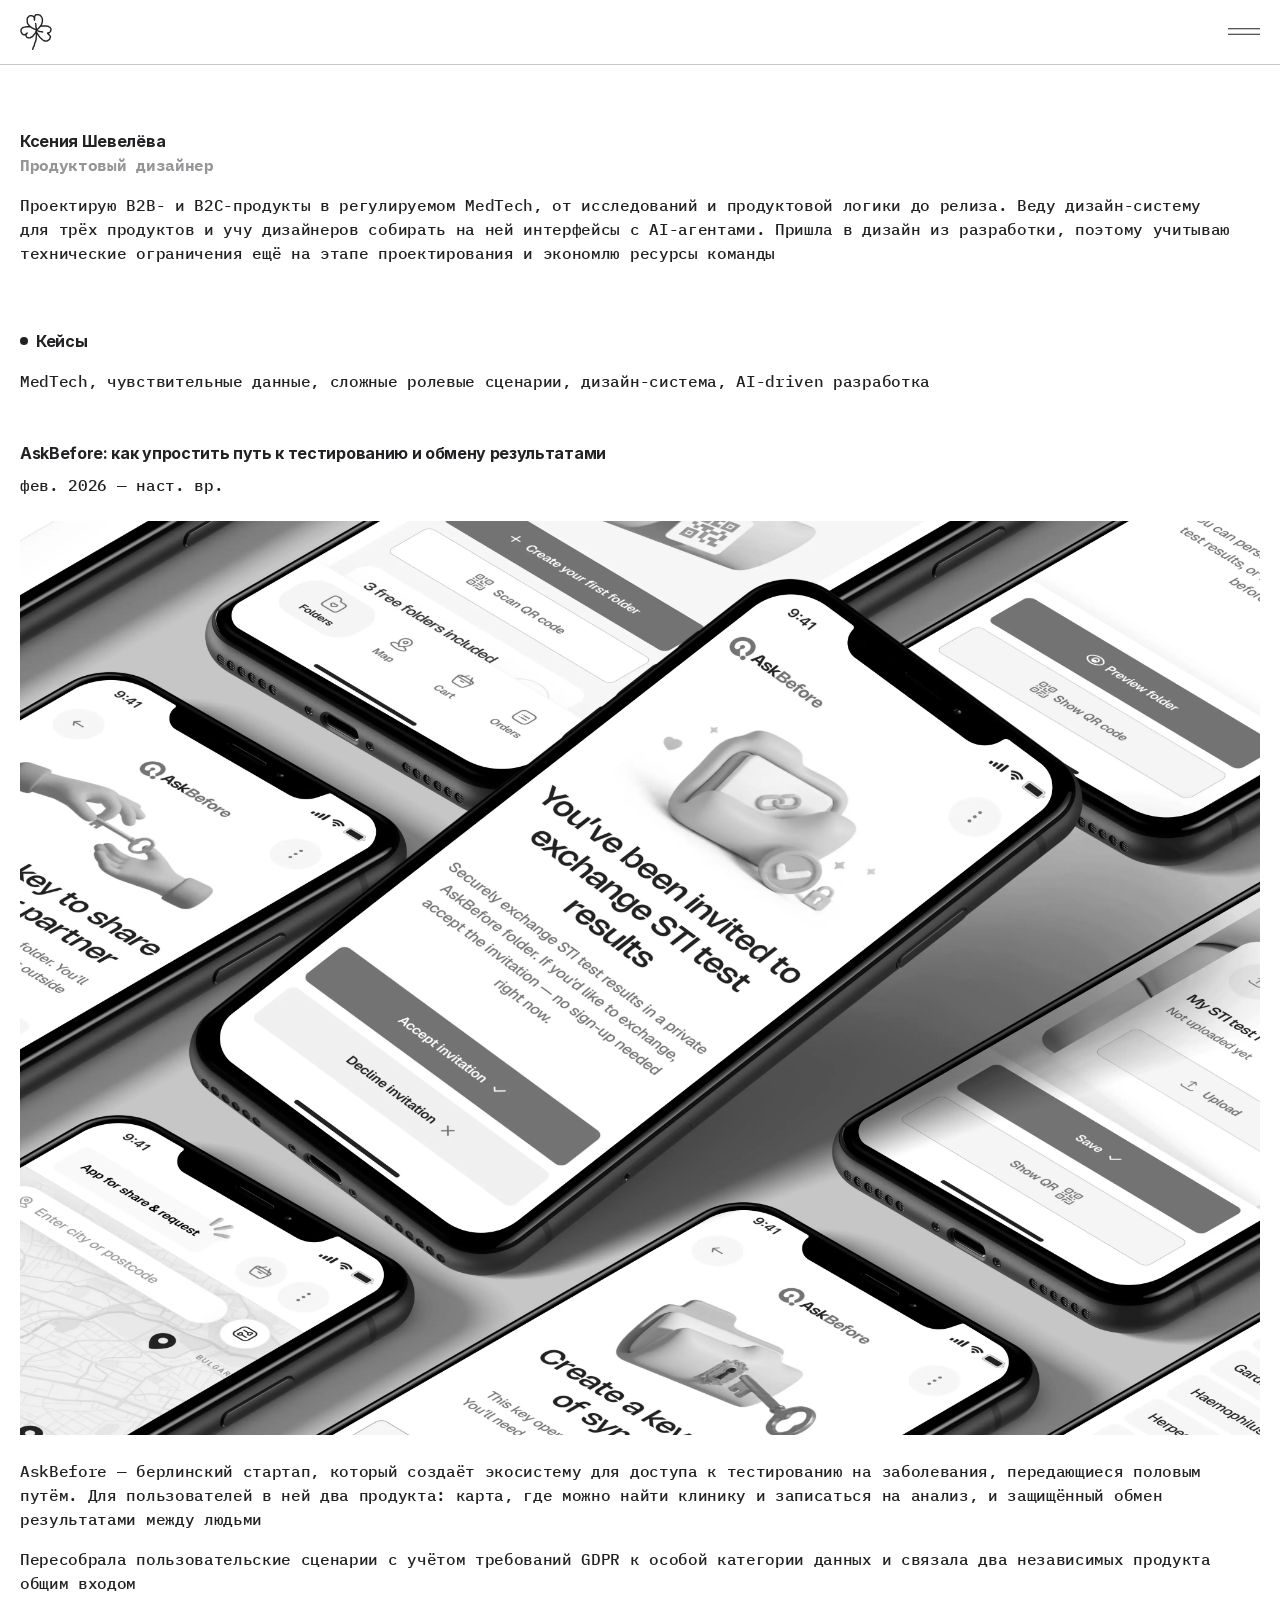
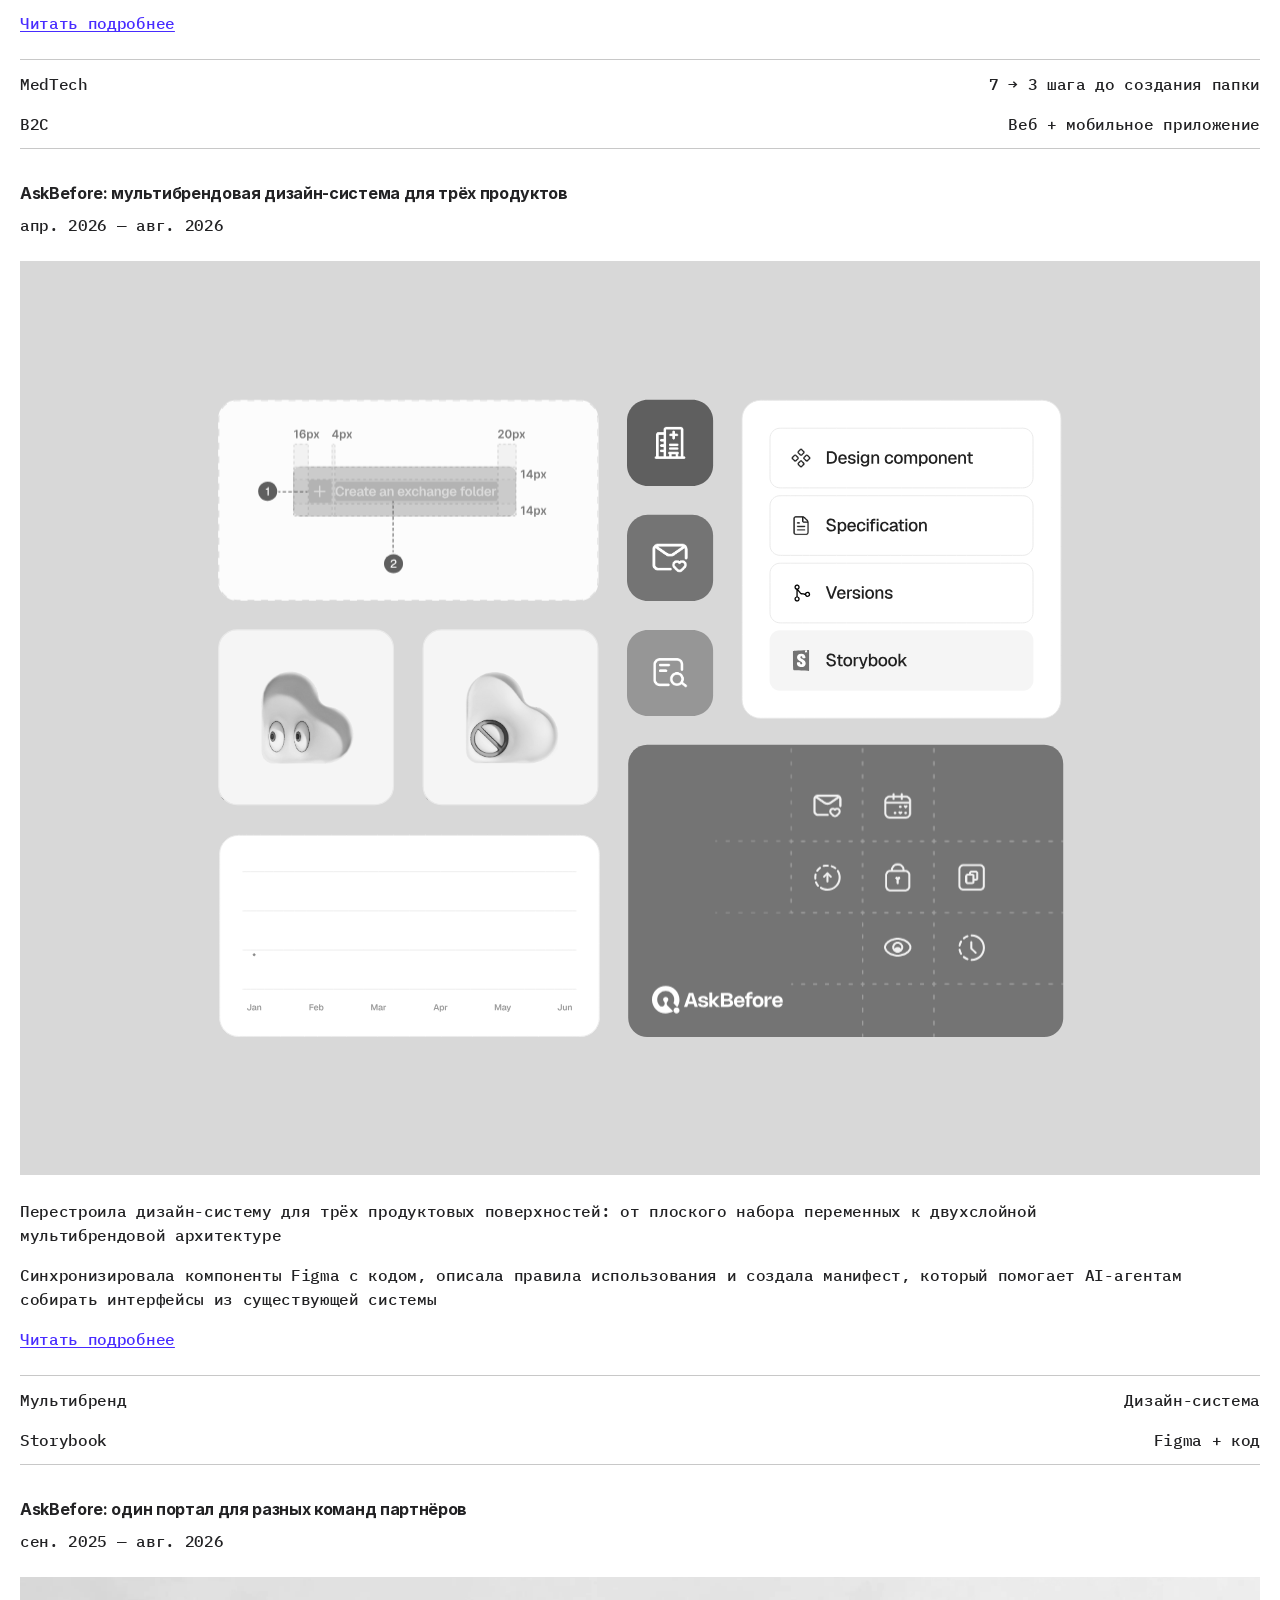
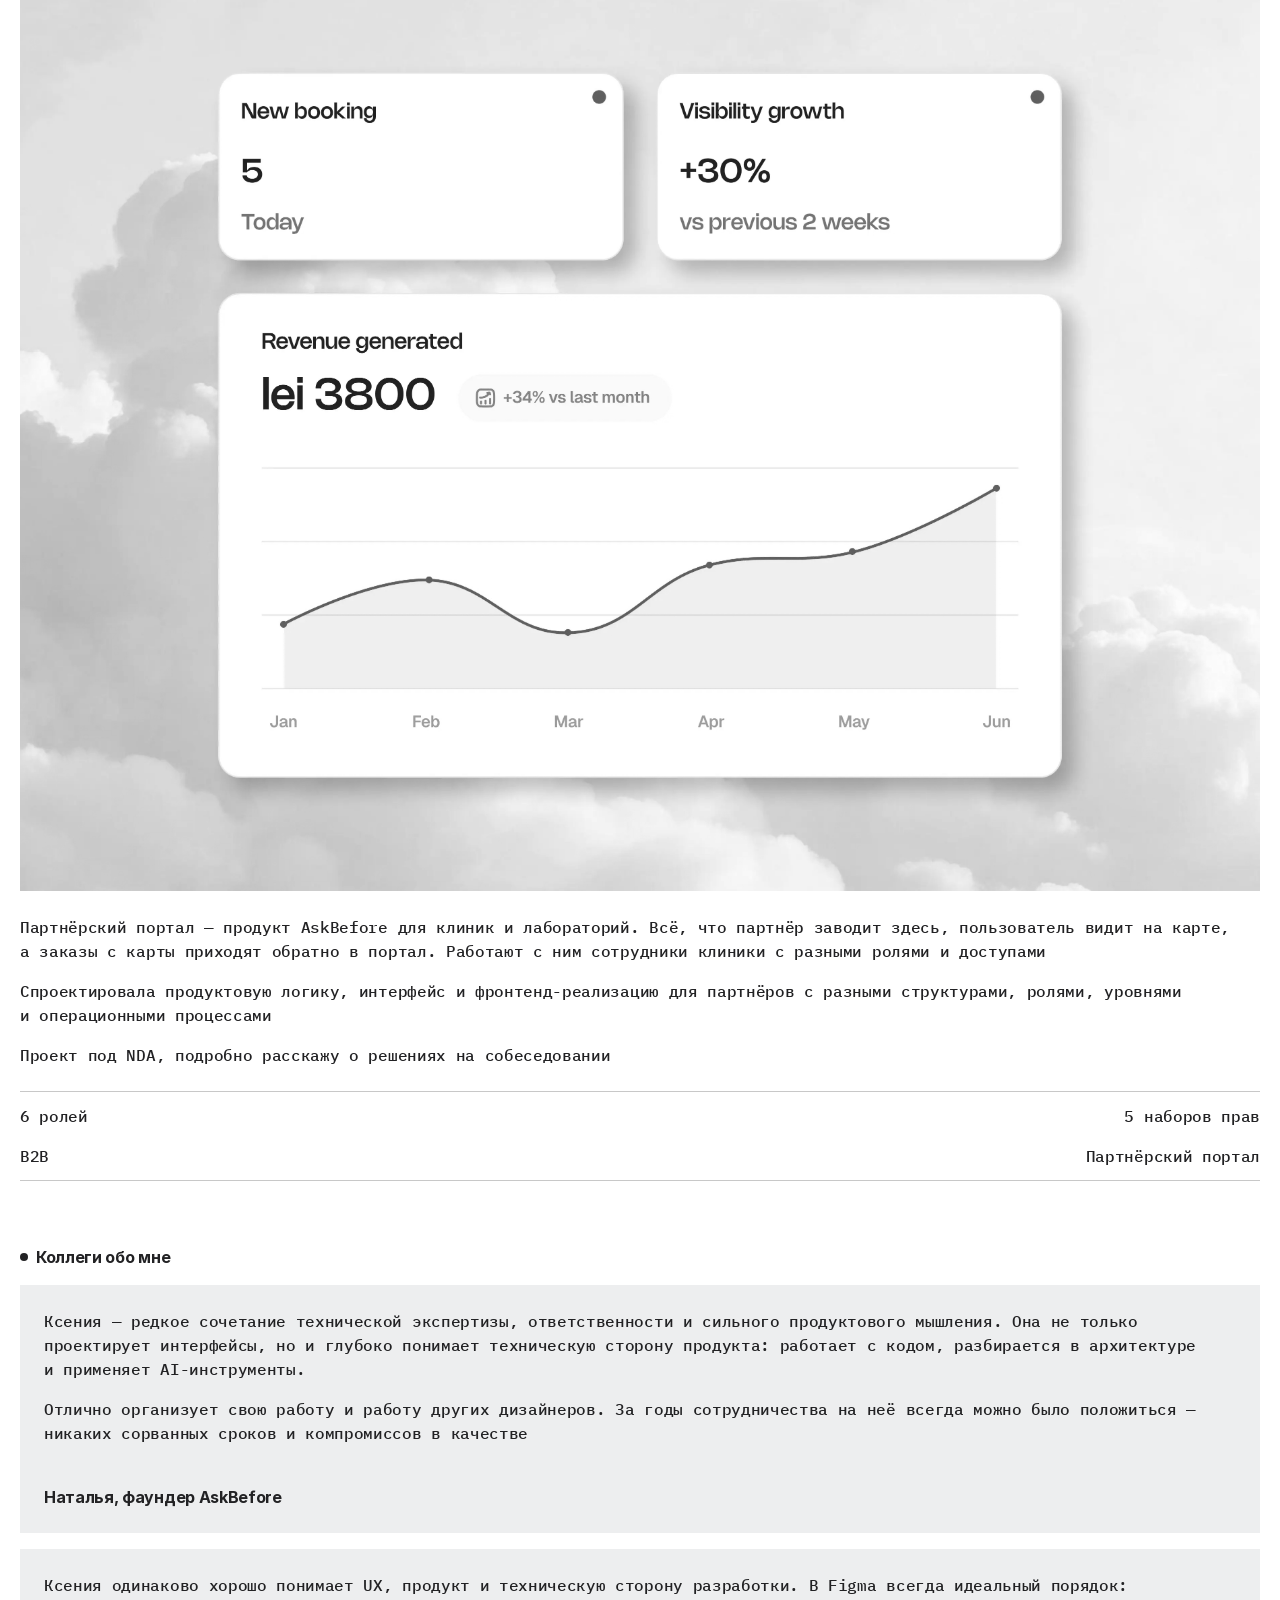
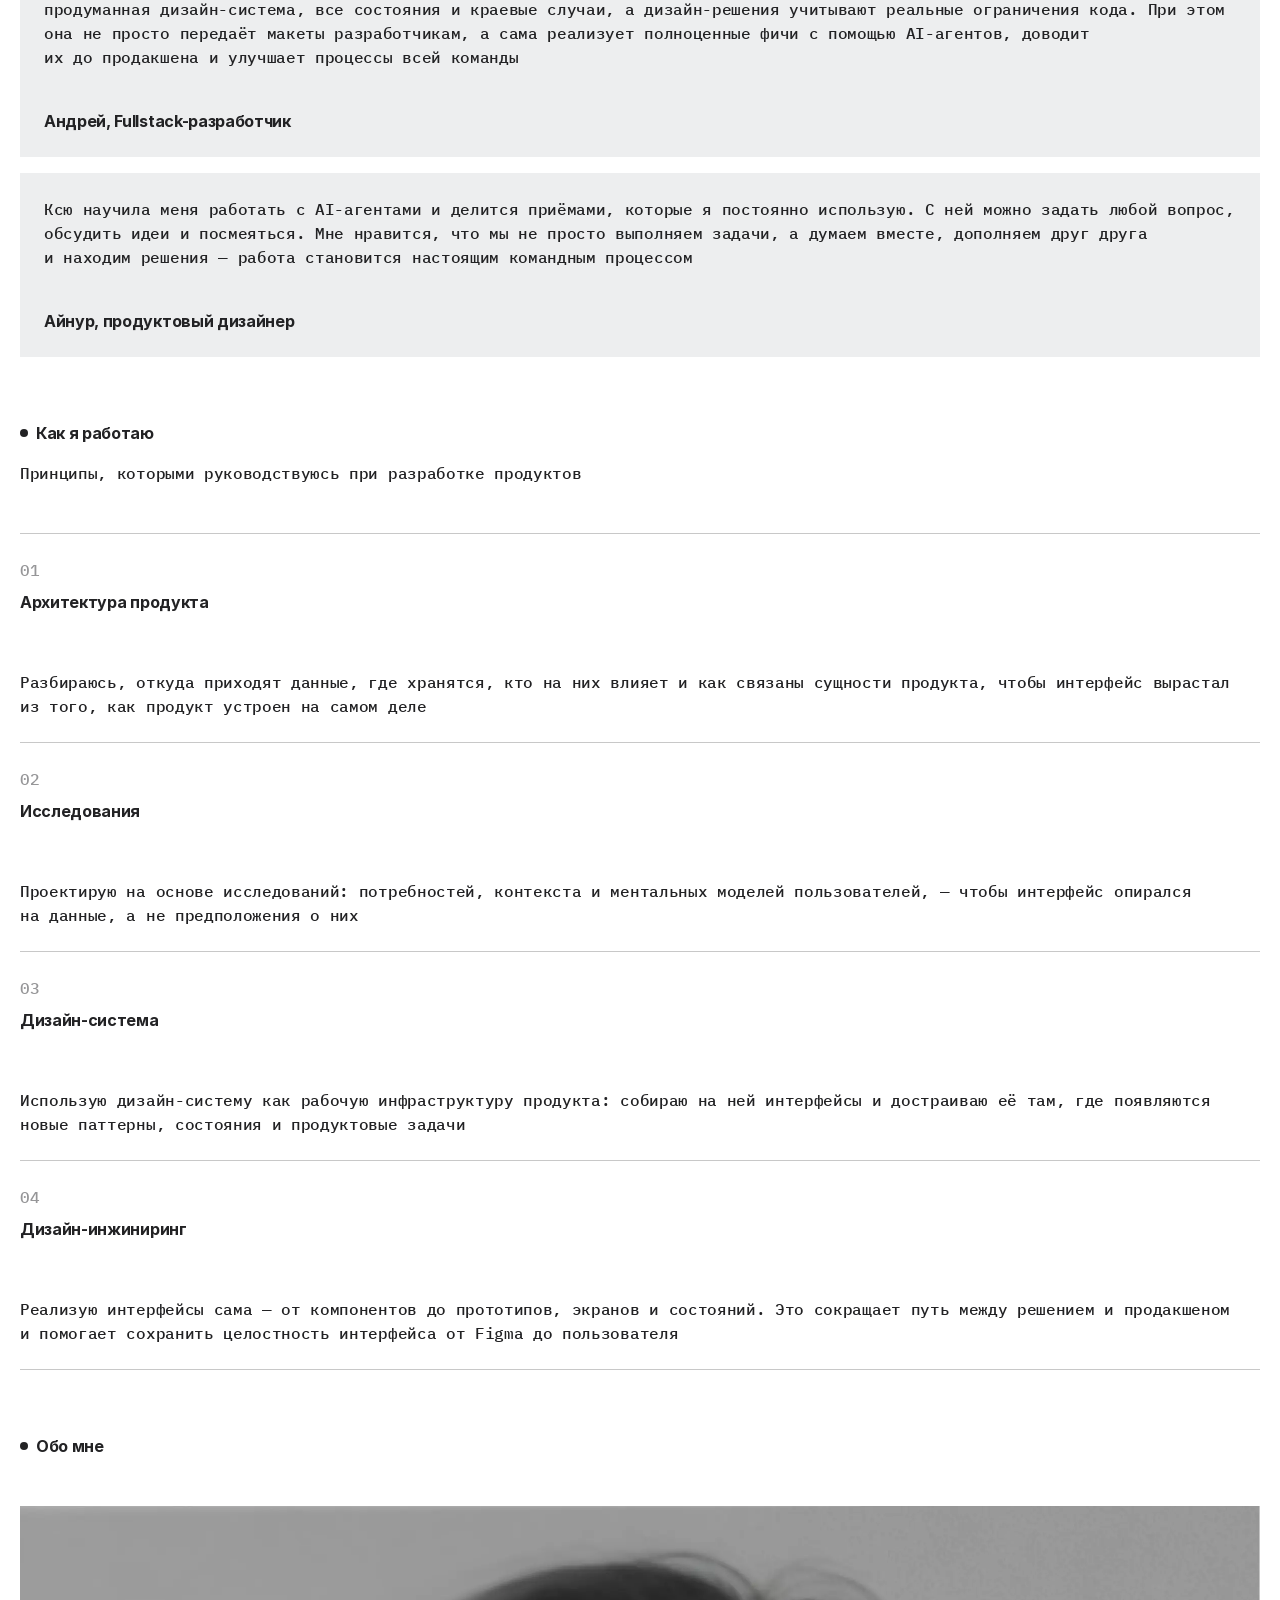
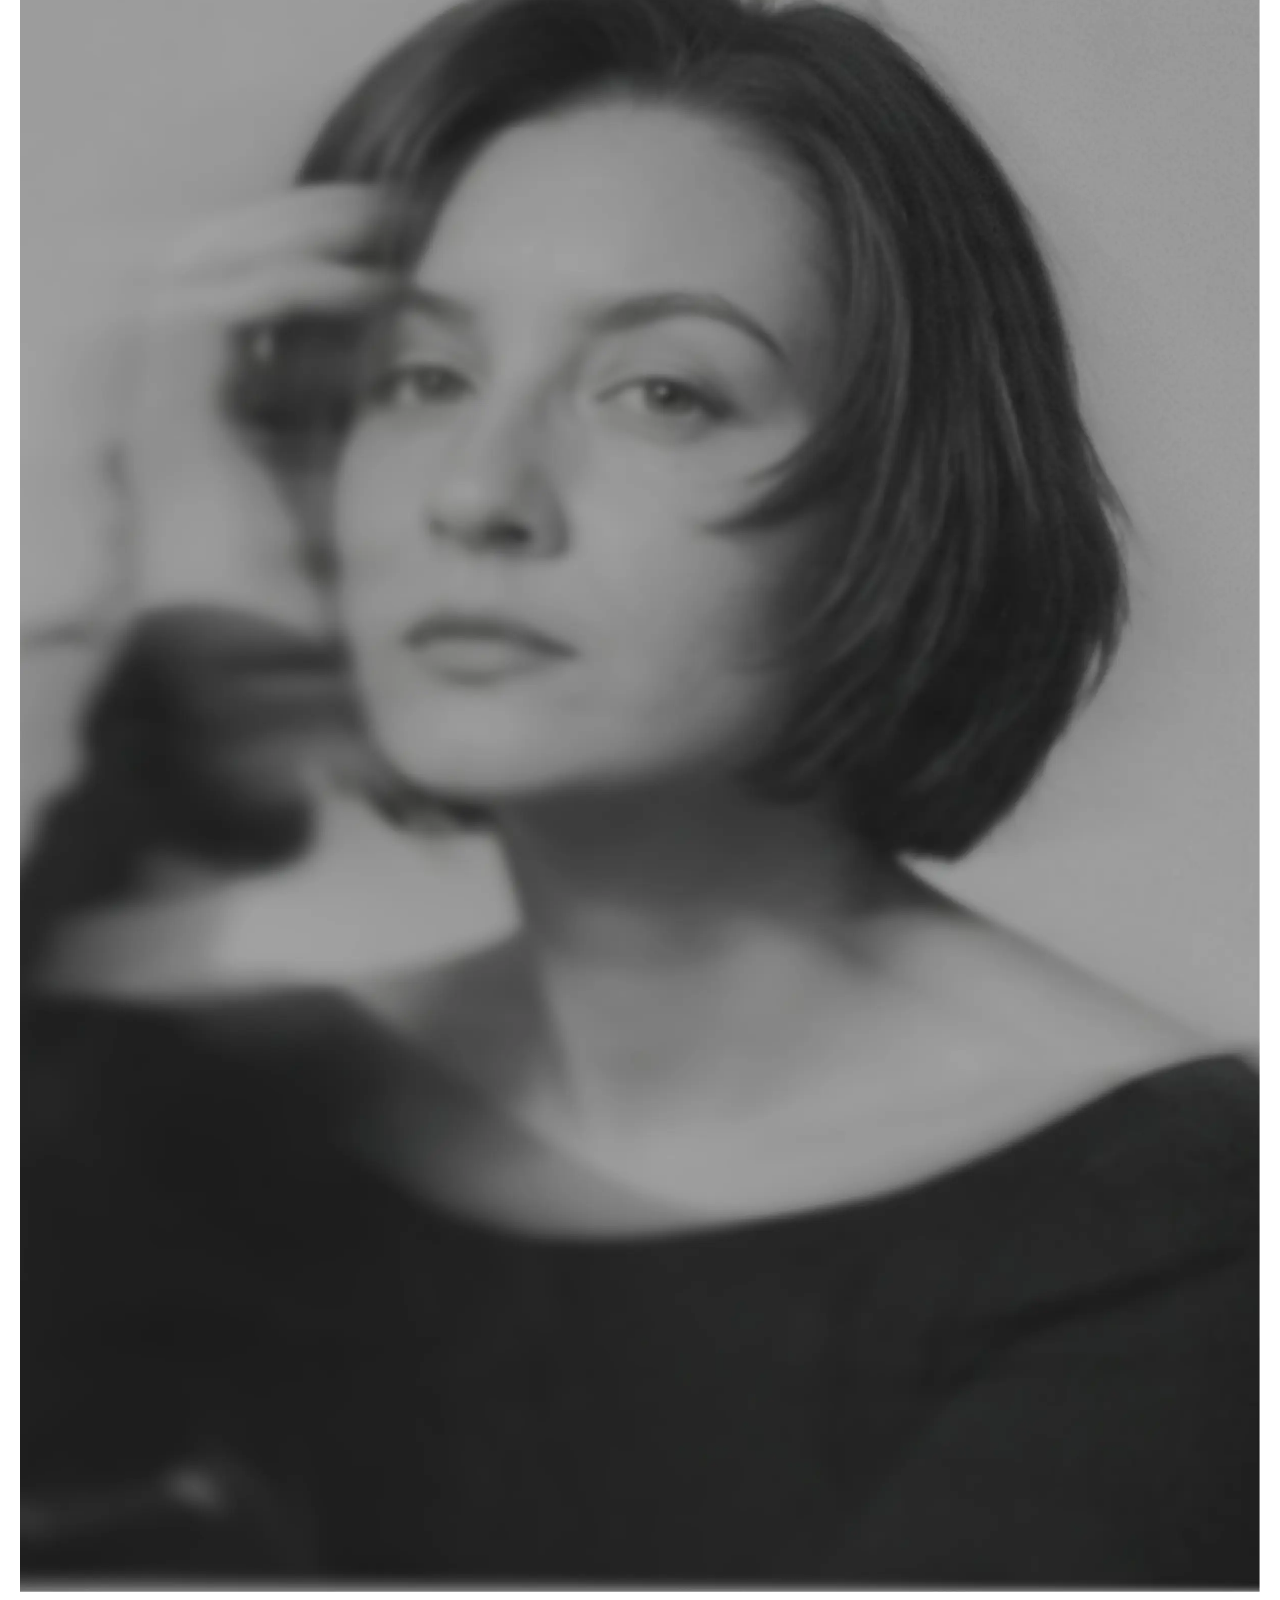
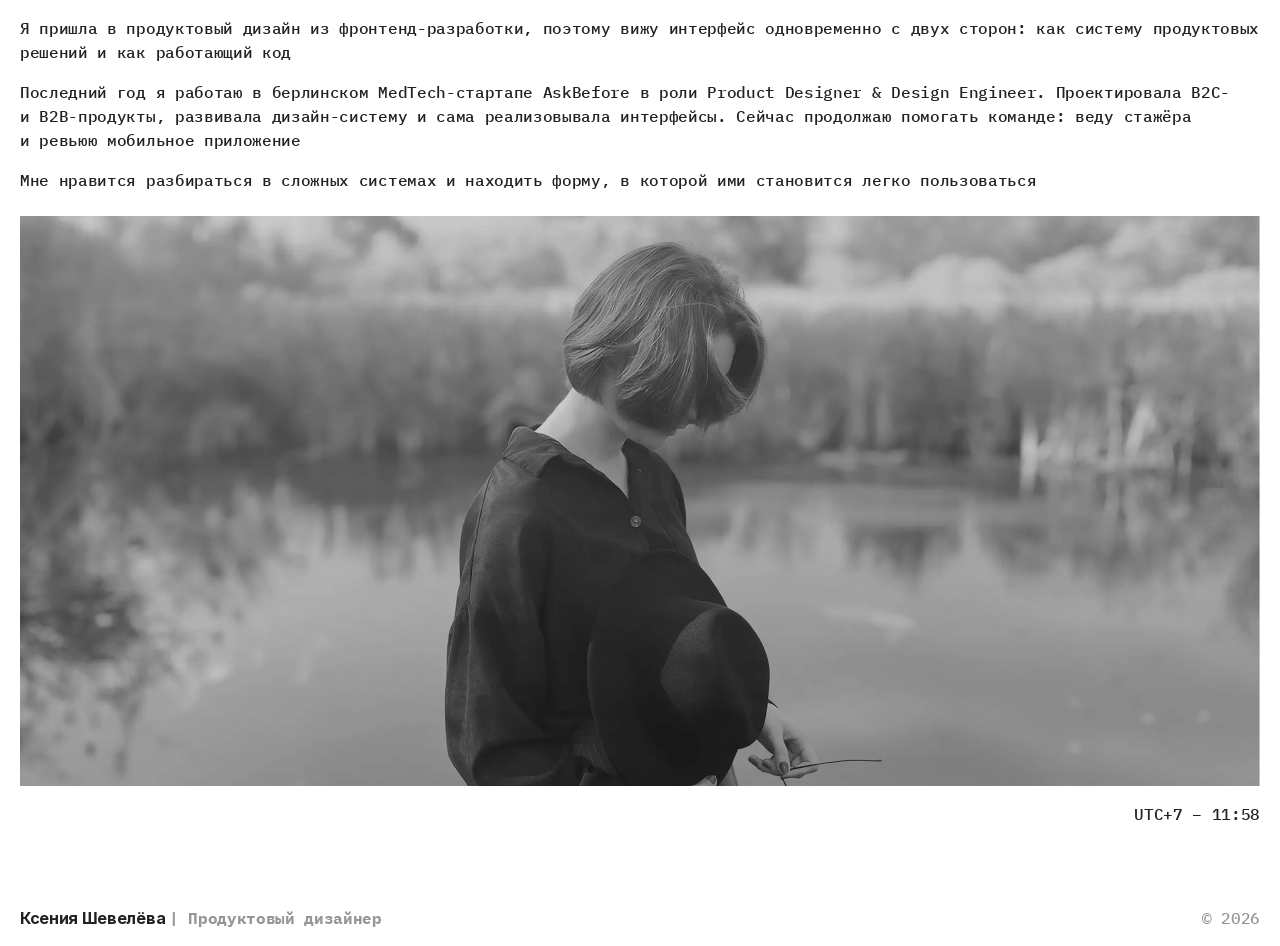
<file: index.html>
<!DOCTYPE html>
<html lang="ru">

<head>
  <meta charset="UTF-8" />
  <meta name="viewport" content="width=device-width, initial-scale=1.0" />
  <title>Ксения Шевелёва — продуктовый дизайнер</title>
  <meta name="description"
    content="Ксения Шевелёва — продуктовый дизайнер. MedTech, дизайн-системы, AI-driven разработка." />
  <link rel="alternate" hreflang="ru" href="https://eslichtne.github.io/portfolio/" />
  <link rel="alternate" hreflang="en" href="https://eslichtne.github.io/portfolio/en/" />
  <!-- Open Graph -->
  <meta property="og:type" content="website" />
  <meta property="og:site_name" content="Ксения Шевелёва" />
  <meta property="og:url" content="https://eslichtne.github.io/portfolio/" />
  <meta property="og:title" content="Ксения Шевелёва — продуктовый дизайнер" />
  <meta property="og:description" content="Ксения Шевелёва — продуктовый дизайнер. MedTech, дизайн-системы, AI-driven разработка." />
  <meta property="og:image" content="https://eslichtne.github.io/portfolio/assets/og/og.png" />
  <meta property="og:image:width" content="1200" />
  <meta property="og:image:height" content="630" />
  <meta property="og:locale" content="ru_RU" />
  <meta name="twitter:card" content="summary_large_image" />
  <link rel="icon" href="assets/favicon.ico" sizes="any" />
  <link rel="icon" href="assets/favicon.svg" type="image/svg+xml" />
  <link rel="apple-touch-icon" href="assets/apple-touch-icon.png" />
  <link rel="icon" href="assets/icon-512.png" type="image/png" sizes="512x512" />
  <link rel="preload" href="assets/fonts/ibm-medium.woff2" as="font" type="font/woff2" crossorigin />
  <link rel="stylesheet" href="css/tokens.css" />
  <link rel="stylesheet" href="css/reset.css" />
  <link rel="stylesheet" href="css/typography.css" />
  <link rel="stylesheet" href="css/main.css" />
  <!-- Microsoft Clarity -->
  <script type="text/javascript">
    (function (c, l, a, r, i, t, y) {
      c[a] = c[a] || function () { (c[a].q = c[a].q || []).push(arguments) };
      t = l.createElement(r); t.async = 1; t.src = "https://www.clarity.ms/tag/" + i;
      y = l.getElementsByTagName(r)[0]; y.parentNode.insertBefore(t, y);
    })(window, document, "clarity", "script", "yzztn9lsdh");
  </script>
</head>

<body>
  <div class="page">
    <header class="header">
      <div class="limiter header__inner">
        <div class="header__brand">
          <a class="header__logo" href="./" aria-label="На главную">
            <img src="assets/images/logo.svg" width="32" height="40" alt="" />
          </a>
        </div>

        <nav class="header__nav" aria-label="Основная навигация">
          <div class="header__links">
            <a class="link header__link" href="#about">Обо мне</a>
            <a class="link header__link"
              href="https://drive.google.com/file/d/1JG-x4sthd5C1vM5ESfaY1iLIdnaHIqLw/view?usp=sharing" target="_blank"
              rel="noopener noreferrer">CV</a>
            <a class="link header__link" href="https://t.me/EsLichtne" target="_blank"
              rel="noopener noreferrer">Telegram</a>
            <a class="link header__link" href="https://www.linkedin.com/in/eslichtne/" target="_blank"
              rel="noopener noreferrer">Linkedin</a>
          </div>
          <p class="text header__lang" aria-label="Язык">
            <span aria-current="true">Ru</span>|<a href="en/">Eng</a>
          </p>
        </nav>
      </div>
    </header>

    <div class="menu-overlay" data-menu-overlay></div>
    <nav class="menu" id="mobile-menu" data-menu-panel aria-label="Меню">
      <div class="menu__body">
        <div class="menu__nav">
          <a class="link menu__link" href="#cases">Кейсы</a>
          <a class="link menu__link" href="#about">Обо мне</a>
        </div>
        <div class="menu__contacts">
          <p class="subheading menu__label">Контакты</p>
          <div class="menu__contact-links">
            <a class="link menu__link"
              href="https://drive.google.com/file/d/1JG-x4sthd5C1vM5ESfaY1iLIdnaHIqLw/view?usp=sharing"
              target="_blank" rel="noopener noreferrer">CV</a>
            <a class="link menu__link" href="https://t.me/EsLichtne" target="_blank"
              rel="noopener noreferrer">Telegram</a>
            <a class="link menu__link" href="https://www.linkedin.com/in/eslichtne/" target="_blank"
              rel="noopener noreferrer">Linkedin</a>
          </div>
        </div>
      </div>
      <p class="text menu__lang" aria-label="Язык">
        <span aria-current="true">Ru</span>|<a href="en/">Eng</a>
      </p>
    </nav>
    <button type="button" class="header__menu-btn" data-menu-button
      aria-expanded="false" aria-controls="mobile-menu"
      aria-label="Открыть меню" data-menu-close-label="Закрыть меню">
      <span class="header__menu-icon" aria-hidden="true">
        <span class="header__menu-line"></span>
        <span class="header__menu-line"></span>
      </span>
    </button>

    <div class="main">
      <main class="main__content">
        <section class="intro" aria-label="Вступление">
          <div class="intro__identity">
            <h1 class="heading intro__name">Ксения Шевелёва</h1>
            <p class="subheading intro__role">
              Продуктовый дизайнер
            </p>
          </div>
          <p class="text intro__summary">
            Проектирую B2B‑ и B2C‑продукты в регулируемом MedTech, от исследований и продуктовой логики до релиза. Веду
            дизайн‑систему для трёх продуктов и учу дизайнеров собирать на ней интерфейсы с AI‑агентами. Пришла в дизайн
            из разработки, поэтому учитываю технические ограничения ещё на этапе проектирования и экономлю ресурсы
            команды
          </p>
        </section>

        <section class="section" id="cases" aria-labelledby="cases-heading">
          <div class="section-heading">
            <div class="section-heading__title">
              <span class="section-heading__dot" aria-hidden="true"></span>
              <h2 class="heading section-heading__label" id="cases-heading">
                Кейсы
              </h2>
            </div>
            <p class="text section-heading__desc">
              MedTech, чувствительные данные, сложные ролевые сценарии,
              дизайн-система, AI‑driven разработка
            </p>
          </div>

          <div class="cases__list">
            <article class="case" data-case>
              <div class="case__heading">
                <h3 class="heading case__title">
                  AskBefore: как&nbsp;упростить путь к&nbsp;тестированию
                  и&nbsp;обмену результатами
                </h3>
                <p class="text case__date">фев. 2026&nbsp;— наст.&nbsp;вр.</p>
              </div>

              <div class="case__content">
                <div class="case__description">
                  <p class="text">
                    AskBefore&nbsp;— берлинский стартап, который создаёт
                    экосистему для&nbsp;доступа к&nbsp;тестированию
                    на&nbsp;заболевания, передающиеся половым путём.
                    Для&nbsp;пользователей в&nbsp;ней два&nbsp;продукта:
                    карта, где&nbsp;можно найти клинику и&nbsp;записаться
                    на&nbsp;анализ, и&nbsp;защищённый обмен результатами
                    между&nbsp;людьми
                  </p>
                  <p class="text">
                    Пересобрала пользовательские сценарии
                    с&nbsp;учётом требований GDPR к&nbsp;особой категории
                    данных и&nbsp;связала два&nbsp;независимых продукта
                    общим входом
                  </p>
                </div>
                <a class="link case__more" href="cases/b2c">Читать подробнее</a>
              </div>

              <a class="case__cover" data-case-cover href="cases/b2c"
                aria-label="AskBefore: как упростить путь к тестированию и обмену результатами">
                <img src="assets/images/cases/b2c/cover.webp"
                  alt="Экраны мобильного приложения AskBefore" width="4972" height="2976" />
              </a>

              <div class="case__meta">
                <p class="text">MedTech</p>
                <p class="text">7&nbsp;→&nbsp;3 шага до создания папки</p>
                <div class="case__meta-end">
                  <p class="text">B2C</p>
                  <p class="text">Веб + мобильное приложение</p>
                </div>
              </div>
            </article>

            <article class="case" data-case>
              <div class="case__heading">
                <h3 class="heading case__title">
                  AskBefore: мультибрендовая дизайн-система для трёх продуктов
                </h3>
                <p class="text case__date">апр. 2026&nbsp;— авг. 2026</p>
              </div>

              <div class="case__content">
                <div class="case__description">
                  <p class="text">
                    Перестроила дизайн-систему для&nbsp;трёх продуктовых
                    поверхностей: от&nbsp;плоского набора переменных
                    к&nbsp;двухслойной мультибрендовой архитектуре
                  </p>
                  <p class="text">
                    Синхронизировала компоненты Figma с&nbsp;кодом, описала
                    правила использования и&nbsp;создала манифест, который
                    помогает AI-агентам собирать интерфейсы
                    из&nbsp;существующей системы
                  </p>
                </div>
                <a class="link case__more" href="cases/ds">Читать подробнее</a>
              </div>

              <a class="case__cover" data-case-cover href="cases/ds"
                aria-label="AskBefore: мультибрендовая дизайн-система для трёх продуктов">
                <img src="assets/images/cases/ds/cover.webp"
                  alt="Коллаж компонентов мультибрендовой дизайн-системы AskBefore" width="923" height="680" />
                <div class="case__cover-lottie" data-cover-lottie data-lottie-play="hover" data-src="assets/images/cases/ds/cover.json" aria-hidden="true"></div>
              </a>

              <div class="case__meta">
                <p class="text">Мультибренд</p>
                <p class="text">Дизайн-система</p>
                <div class="case__meta-end">
                  <p class="text">Storybook</p>
                  <p class="text">Figma + код</p>
                </div>
              </div>
            </article>

            <article class="case" data-case>
              <div class="case__heading">
                <h3 class="heading case__title">
                  AskBefore: один портал для&nbsp;разных команд партнёров
                </h3>
                <p class="text case__date">сен. 2025&nbsp;— авг. 2026</p>
              </div>

              <div class="case__content">
                <div class="case__description">
                  <p class="text">
                    Партнёрский портал&nbsp;— продукт AskBefore
                    для&nbsp;клиник и&nbsp;лабораторий. Всё,
                    что&nbsp;партнёр заводит здесь, пользователь
                    видит на&nbsp;карте, а&nbsp;заказы с&nbsp;карты
                    приходят обратно в&nbsp;портал. Работают
                    с&nbsp;ним&nbsp;сотрудники клиники с&nbsp;разными
                    ролями и&nbsp;доступами
                  </p>
                  <p class="text">
                    Спроектировала продуктовую логику, интерфейс
                    и&nbsp;фронтенд-реализацию для&nbsp;партнёров
                    с&nbsp;разными структурами, ролями, уровнями
                    и&nbsp;операционными процессами
                  </p>
                  <p class="text">
                    Проект под&nbsp;NDA, подробно расскажу о&nbsp;решениях
                    на&nbsp;собеседовании
                  </p>
                </div>
              </div>

              <div class="case__cover case__cover--static" data-case-cover>
                <img src="assets/images/cases/b2b/cover.webp" alt="Интерфейсы партнёрского портала AskBefore"
                  width="923" height="680" />
              </div>

              <div class="case__meta">
                <p class="text">6&nbsp;ролей</p>
                <p class="text">5&nbsp;наборов прав</p>
                <div class="case__meta-end">
                  <p class="text">B2B</p>
                  <p class="text">Партнёрский портал</p>
                </div>
              </div>
            </article>
          </div>
        </section>

        <section class="section" aria-labelledby="testimonials-heading">
          <div class="testimonials">
            <div class="section-heading__title--solo testimonials__title">
              <span class="section-heading__dot" aria-hidden="true"></span>
              <h2 class="heading section-heading__label" id="testimonials-heading">
                Коллеги обо&nbsp;мне
              </h2>
            </div>

            <div class="testimonials__list">
              <blockquote class="testimonial">
                <div class="testimonial__quotes">
                  <p class="text">
                    Ксения&nbsp;— редкое сочетание технической экспертизы,
                    ответственности и&nbsp;сильного продуктового мышления.
                    Она&nbsp;не&nbsp;только проектирует интерфейсы,
                    но&nbsp;и&nbsp;глубоко понимает техническую сторону
                    продукта: работает с&nbsp;кодом, разбирается
                    в&nbsp;архитектуре и&nbsp;применяет AI-инструменты.
                  </p>
                  <p class="text">
                    Отлично организует свою работу и&nbsp;работу других
                    дизайнеров. За&nbsp;годы сотрудничества
                    на&nbsp;неё&nbsp;всегда можно было положиться&nbsp;—
                    никаких сорванных сроков и&nbsp;компромиссов
                    в&nbsp;качестве
                  </p>
                </div>
                <footer class="heading testimonial__author">
                  Наталья, фаундер AskBefore
                </footer>
              </blockquote>

              <blockquote class="testimonial">
                <p class="text testimonial__quote">
                  Ксения одинаково хорошо понимает UX, продукт
                  и&nbsp;техническую сторону разработки. В&nbsp;Figma всегда
                  идеальный порядок: продуманная дизайн-система,
                  все&nbsp;состояния и&nbsp;краевые случаи,
                  а&nbsp;дизайн-решения учитывают реальные ограничения кода.
                  При&nbsp;этом она&nbsp;не&nbsp;просто передаёт макеты
                  разработчикам, а&nbsp;сама реализует полноценные фичи
                  с&nbsp;помощью AI-агентов, доводит их&nbsp;до&nbsp;продакшена
                  и&nbsp;улучшает процессы всей команды
                </p>
                <footer class="heading testimonial__author">
                  Андрей, Fullstack-разработчик
                </footer>
              </blockquote>

              <blockquote class="testimonial">
                <p class="text testimonial__quote">
                  Ксю&nbsp;научила меня работать с&nbsp;AI-агентами
                  и&nbsp;делится приёмами, которые я&nbsp;постоянно
                  использую. С&nbsp;ней&nbsp;можно задать любой вопрос,
                  обсудить идеи и&nbsp;посмеяться. Мне&nbsp;нравится,
                  что&nbsp;мы&nbsp;не&nbsp;просто выполняем задачи,
                  а&nbsp;думаем вместе, дополняем друг друга
                  и&nbsp;находим решения&nbsp;— работа становится настоящим
                  командным процессом
                </p>
                <footer class="heading testimonial__author">
                  Айнур, продуктовый дизайнер
                </footer>
              </blockquote>
            </div>
          </div>
        </section>

        <section class="section" aria-labelledby="principles-heading">
          <div class="section-heading">
            <div class="section-heading__title">
              <span class="section-heading__dot" aria-hidden="true"></span>
              <h2 class="heading section-heading__label" id="principles-heading">
                Как&nbsp;я&nbsp;работаю
              </h2>
            </div>
            <p class="text section-heading__desc">
              Принципы, которыми руководствуюсь при&nbsp;разработке
              продуктов
            </p>
          </div>

          <div class="principles__grid">
            <article class="principle principle--architecture">
              <div class="principle__header">
                <p class="text principle__index">01</p>
                <h3 class="heading principle__title">Архитектура продукта</h3>
              </div>
              <p class="text principle__text">
                Разбираюсь, откуда приходят данные, где&nbsp;хранятся,
                кто&nbsp;на&nbsp;них&nbsp;влияет и&nbsp;как&nbsp;связаны
                сущности продукта, чтобы&nbsp;интерфейс вырастал
                из&nbsp;того, как&nbsp;продукт устроен на&nbsp;самом деле
              </p>
            </article>

            <article class="principle principle--user-research">
              <div class="principle__header">
                <p class="text principle__index">02</p>
                <h3 class="heading principle__title">Исследования</h3>
              </div>
              <p class="text principle__text">
                Проектирую на&nbsp;основе исследований: потребностей,
                контекста и&nbsp;ментальных моделей пользователей,&nbsp;—
                чтобы&nbsp;интерфейс опирался на&nbsp;данные,
                а&nbsp;не&nbsp;предположения о&nbsp;них
              </p>
            </article>

            <article class="principle principle--design-system">
              <div class="principle__header">
                <p class="text principle__index">03</p>
                <h3 class="heading principle__title">Дизайн-система</h3>
              </div>
              <p class="text principle__text">
                Использую дизайн-систему как&nbsp;рабочую инфраструктуру
                продукта: собираю на&nbsp;ней&nbsp;интерфейсы
                и&nbsp;достраиваю её&nbsp;там, где&nbsp;появляются новые
                паттерны, состояния и&nbsp;продуктовые задачи
              </p>
            </article>

            <article class="principle principle--engineering">
              <div class="principle__header">
                <p class="text principle__index">04</p>
                <h3 class="heading principle__title">Дизайн-инжиниринг</h3>
              </div>
              <p class="text principle__text">
                Реализую интерфейсы сама&nbsp;— от&nbsp;компонентов
                до&nbsp;прототипов,&nbsp;экранов и&nbsp;состояний.
                Это&nbsp;сокращает путь между&nbsp;решением
                и&nbsp;продакшеном и&nbsp;помогает сохранить целостность
                интерфейса от&nbsp;Figma до&nbsp;пользователя
              </p>
            </article>
          </div>
        </section>

        <section class="section" id="about" aria-labelledby="about-heading">
          <div class="section-heading__title--solo">
            <span class="section-heading__dot" aria-hidden="true"></span>
            <h2 class="heading section-heading__label" id="about-heading">
              Обо&nbsp;мне
            </h2>
          </div>

          <div class="about__layout">
            <div class="about__photo-portrait">
              <img src="assets/images/photo-1.webp" alt="Портрет Ксении Шевелёвой" width="456" height="620" />
            </div>

            <div class="about__bio">
              <p class="text">
                Я&nbsp;пришла в&nbsp;продуктовый дизайн
                из&nbsp;фронтенд-разработки, поэтому вижу интерфейс
                одновременно с&nbsp;двух сторон: как&nbsp;систему
                продуктовых решений и&nbsp;как&nbsp;работающий&nbsp;код
              </p>
              <p class="text">
                Последний год&nbsp;я работаю в&nbsp;берлинском
                MedTech-стартапе AskBefore в&nbsp;роли Product Designer
                &amp; Design Engineer. Проектировала B2C-
                и&nbsp;B2B-продукты, развивала дизайн-систему
                и&nbsp;сама реализовывала интерфейсы. Сейчас продолжаю
                помогать команде: веду стажёра и&nbsp;ревьюю мобильное
                приложение
              </p>
              <p class="text">
                Мне&nbsp;нравится разбираться в&nbsp;сложных системах
                и&nbsp;находить форму, в&nbsp;которой ими&nbsp;становится
                легко пользоваться
              </p>
            </div>

            <div class="about__aside">
              <div class="about__photo-landscape">
                <img src="assets/images/photo-2.webp" alt="Пейзаж: вода и деревья" width="452" height="208" />
              </div>
              <p class="text about__time" data-local-time>
                UTC+7 – <span data-local-time-value>--</span>
              </p>
            </div>
          </div>
        </section>
      </main>

      <footer class="footer">
        <p class="heading footer__credit">
          Ксения Шевелёва
          <span class="subheading footer__role">| Продуктовый дизайнер</span>
        </p>
        <p class="text footer__copy">© 2026</p>
      </footer>
    </div>
  </div>

  <script src="js/vendor/lottie_light.min.js"></script>
  <script src="js/menu.js"></script>
  <script src="js/main.js"></script>
</body>

</html>
</file>
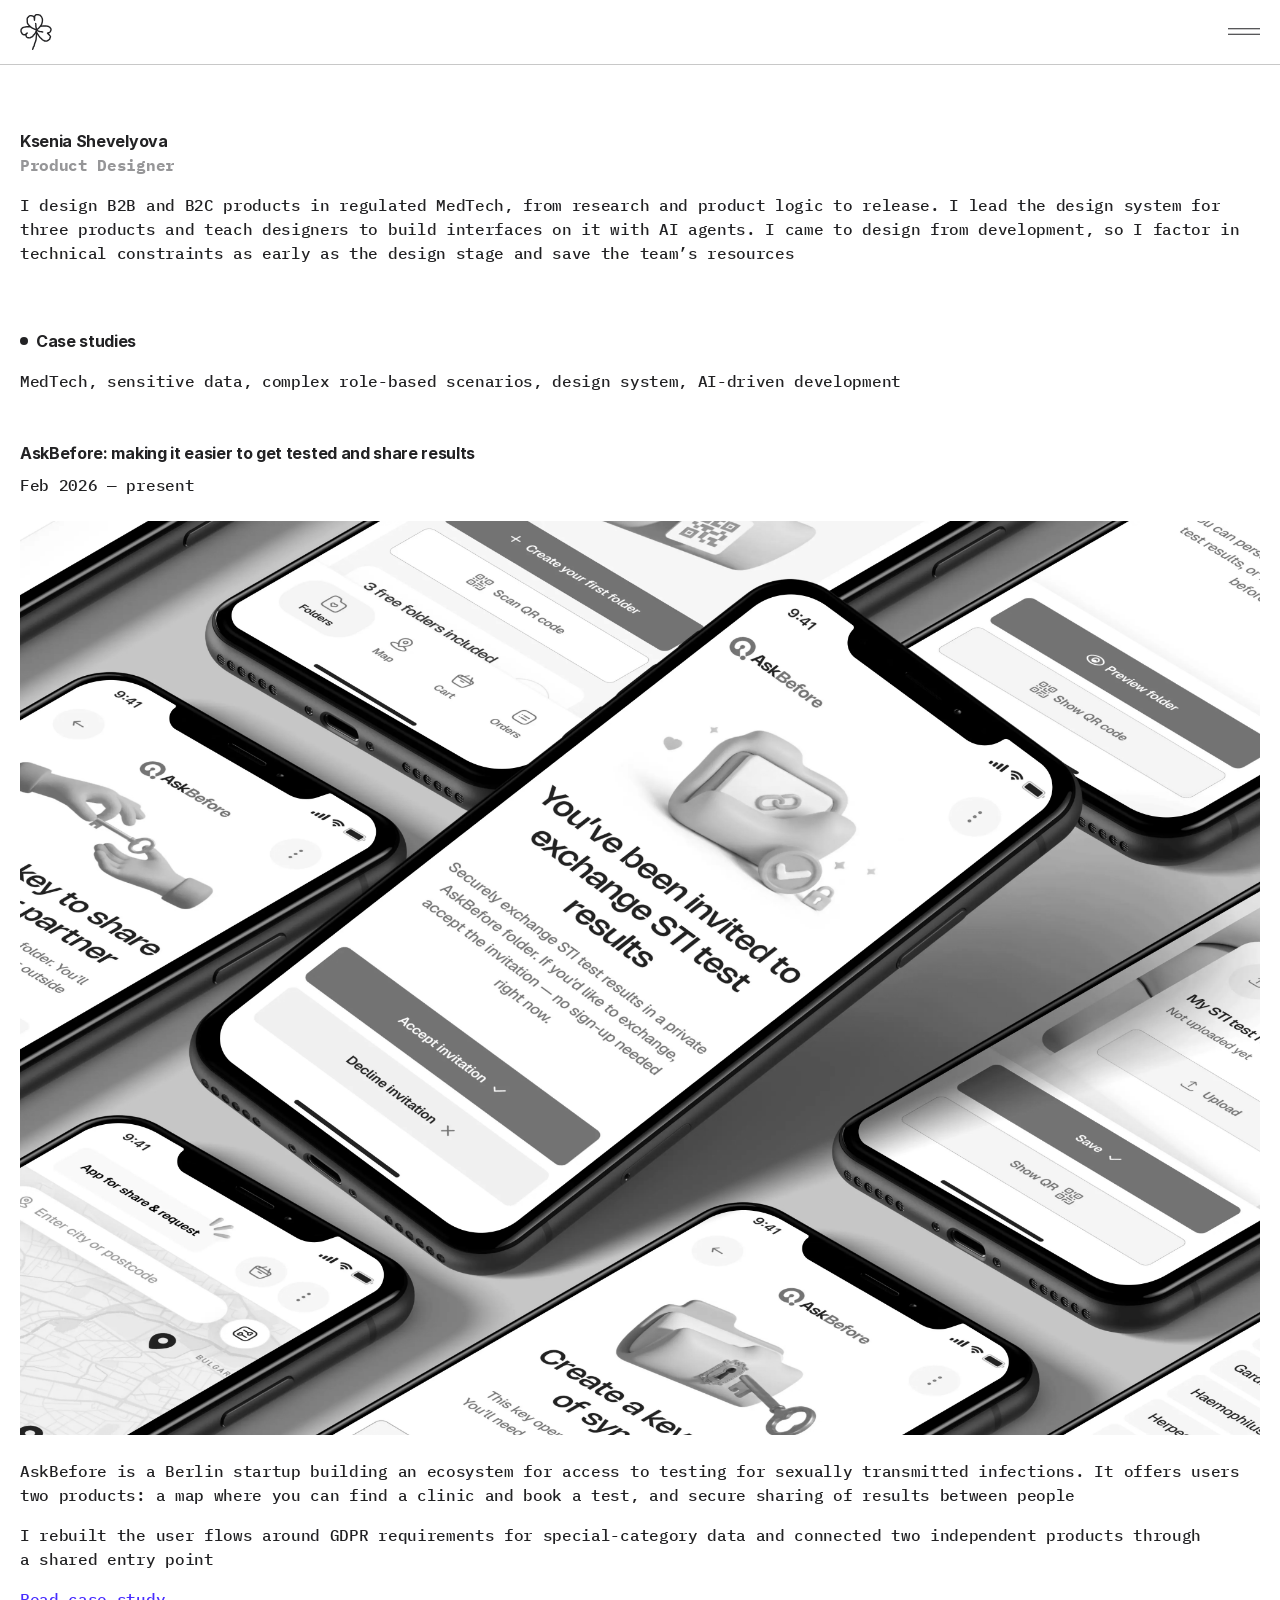
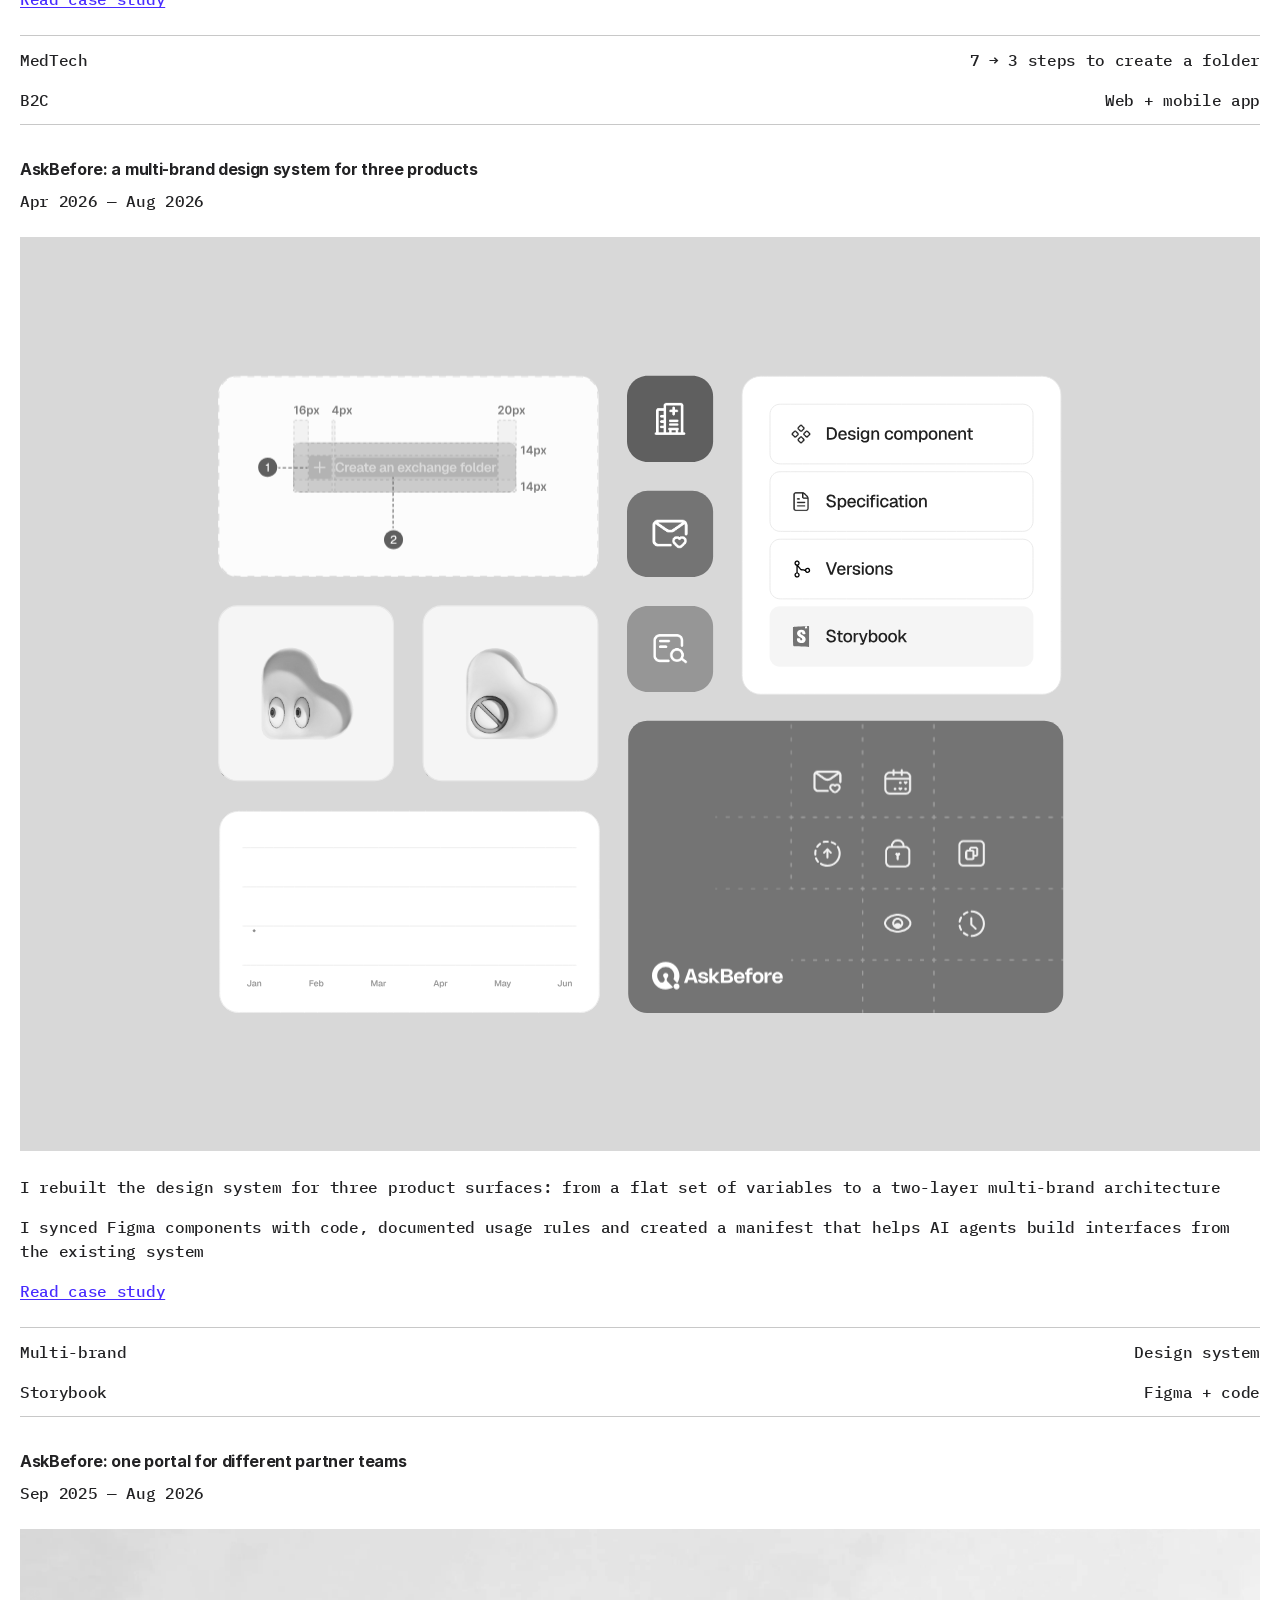
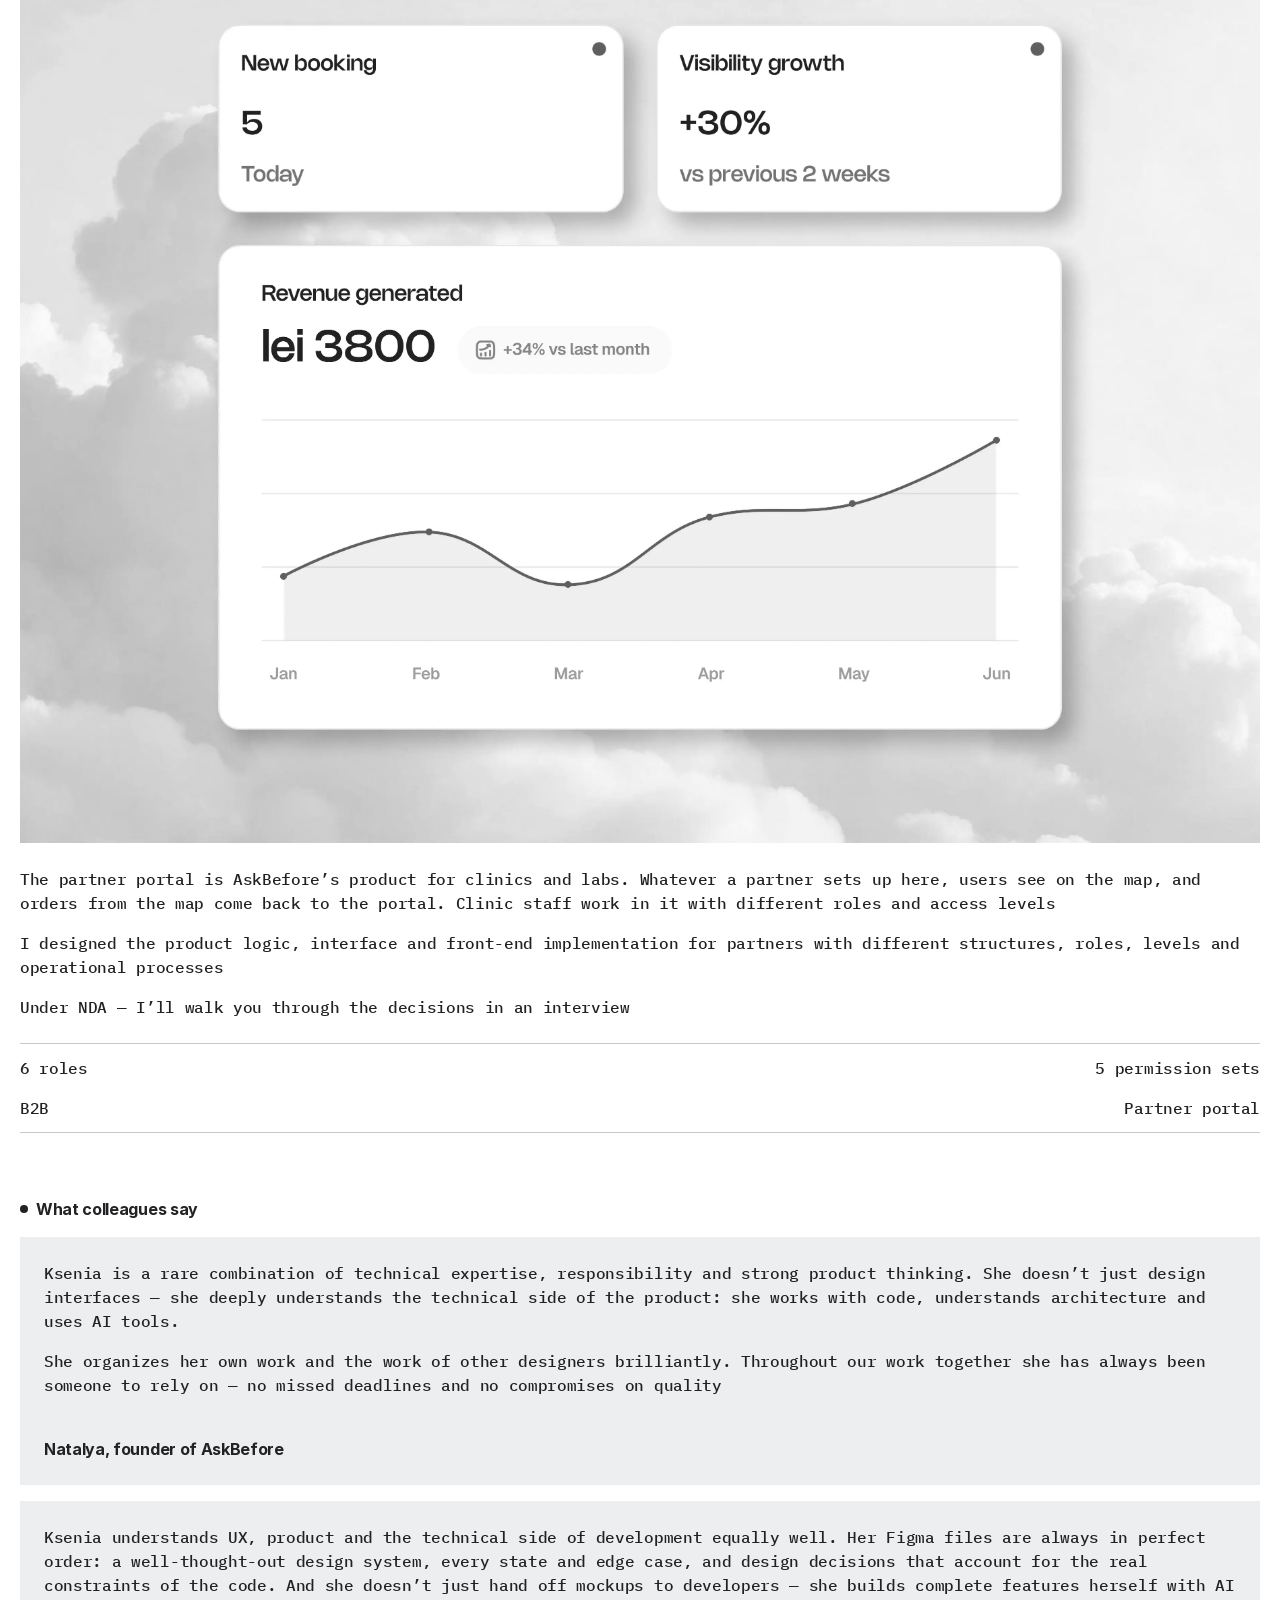
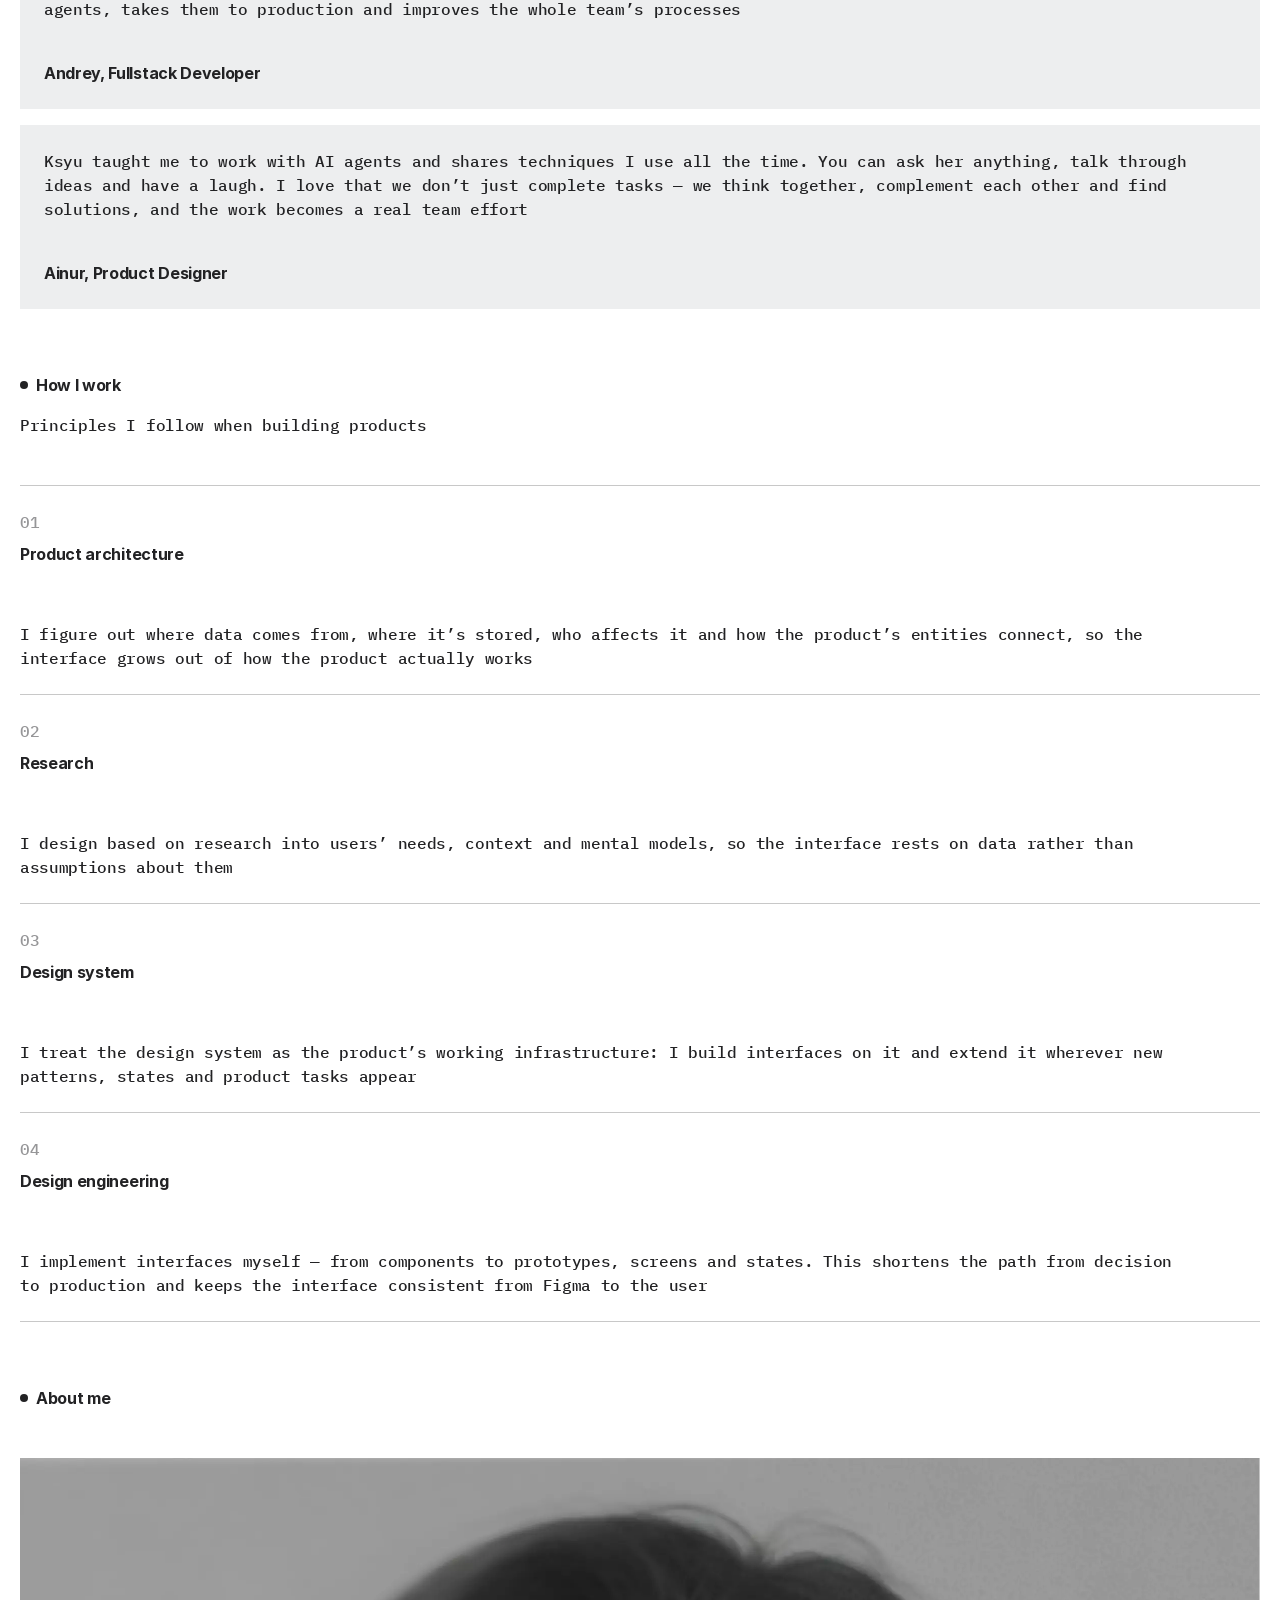
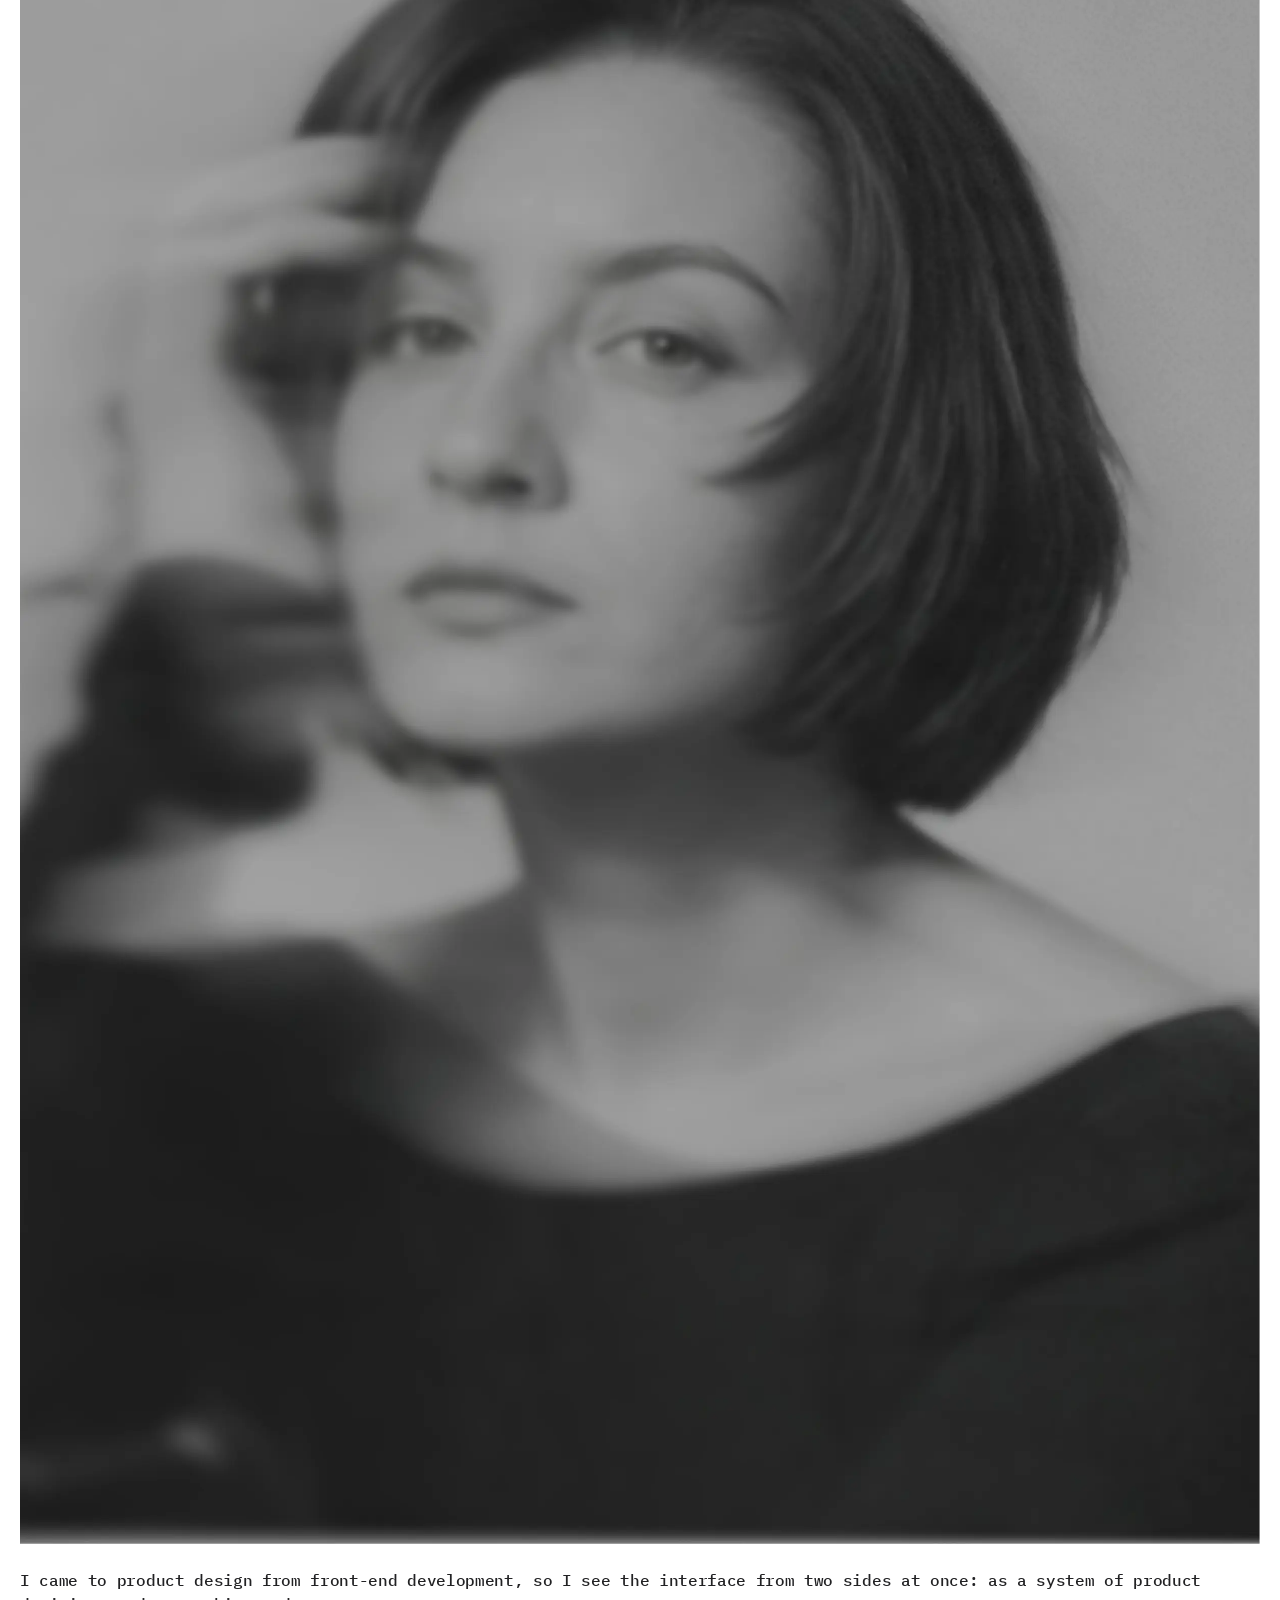
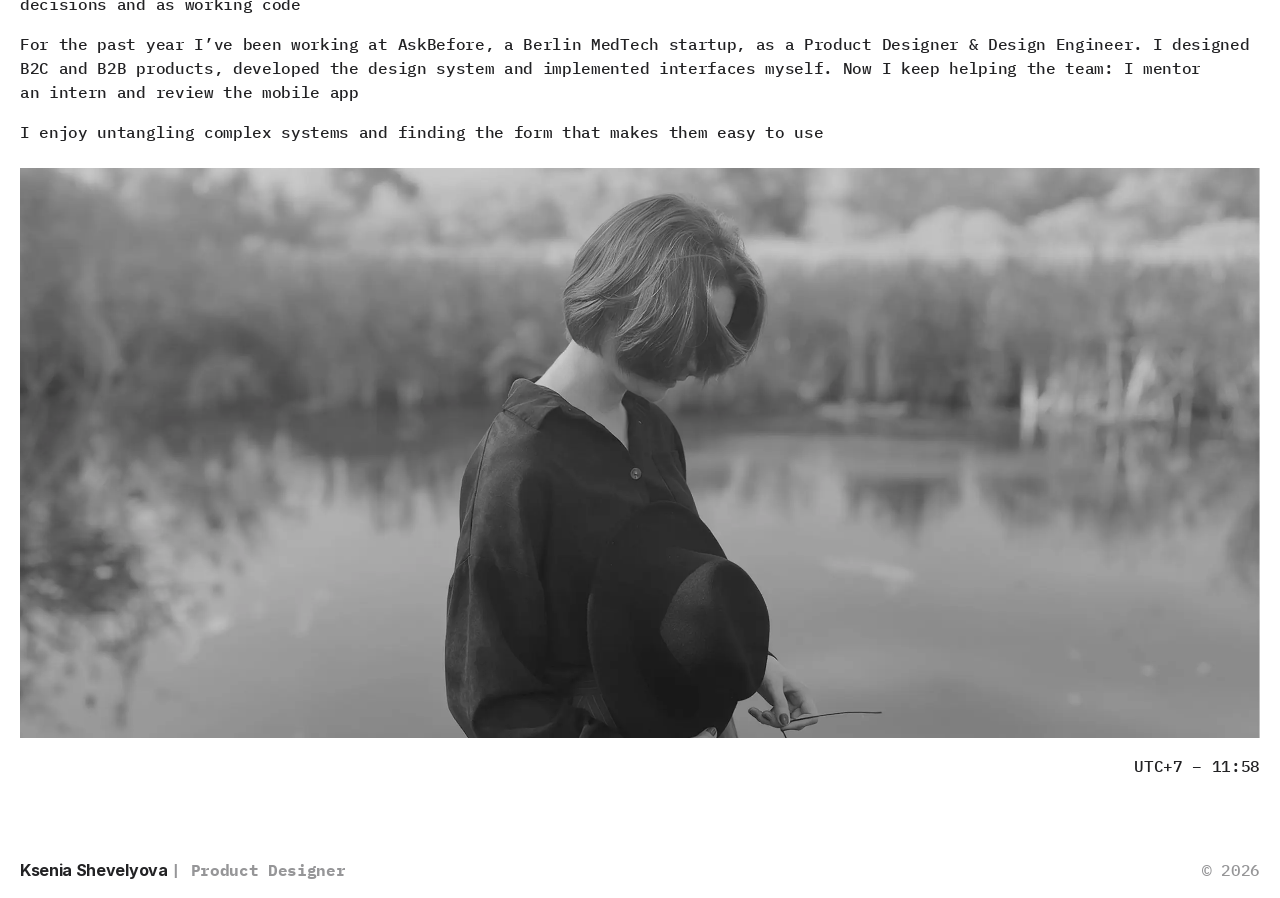
<file: en/index.html>
<!DOCTYPE html>
<html lang="en">

<head>
  <meta charset="UTF-8" />
  <meta name="viewport" content="width=device-width, initial-scale=1.0" />
  <title>Ksenia Shevelyova — Product Designer</title>
  <meta name="description"
    content="Ksenia Shevelyova, Product Designer. MedTech, design systems, AI-driven development." />
  <link rel="alternate" hreflang="ru" href="https://eslichtne.github.io/portfolio/" />
  <link rel="alternate" hreflang="en" href="https://eslichtne.github.io/portfolio/en/" />
  <!-- Open Graph -->
  <meta property="og:type" content="website" />
  <meta property="og:site_name" content="Ksenia Shevelyova" />
  <meta property="og:url" content="https://eslichtne.github.io/portfolio/en/" />
  <meta property="og:title" content="Ksenia Shevelyova — Product Designer" />
  <meta property="og:description" content="Ksenia Shevelyova, Product Designer. MedTech, design systems, AI-driven development." />
  <meta property="og:image" content="https://eslichtne.github.io/portfolio/assets/og/og.png" />
  <meta property="og:image:width" content="1200" />
  <meta property="og:image:height" content="630" />
  <meta property="og:locale" content="en_US" />
  <meta name="twitter:card" content="summary_large_image" />
  <link rel="icon" href="../assets/favicon.ico" sizes="any" />
  <link rel="icon" href="../assets/favicon.svg" type="image/svg+xml" />
  <link rel="apple-touch-icon" href="../assets/apple-touch-icon.png" />
  <link rel="icon" href="../assets/icon-512.png" type="image/png" sizes="512x512" />
  <link rel="preload" href="../assets/fonts/ibm-medium.woff2" as="font" type="font/woff2" crossorigin />
  <link rel="stylesheet" href="../css/tokens.css" />
  <link rel="stylesheet" href="../css/reset.css" />
  <link rel="stylesheet" href="../css/typography.css" />
  <link rel="stylesheet" href="../css/main.css" />
  <!-- Microsoft Clarity -->
  <script type="text/javascript">
    (function (c, l, a, r, i, t, y) {
      c[a] = c[a] || function () { (c[a].q = c[a].q || []).push(arguments) };
      t = l.createElement(r); t.async = 1; t.src = "https://www.clarity.ms/tag/" + i;
      y = l.getElementsByTagName(r)[0]; y.parentNode.insertBefore(t, y);
    })(window, document, "clarity", "script", "yzztn9lsdh");
  </script>
</head>

<body>
  <div class="page">
    <header class="header">
      <div class="limiter header__inner">
        <div class="header__brand">
          <a class="header__logo" href="./" aria-label="Home">
            <img src="../assets/images/logo.svg" width="32" height="40" alt="" />
          </a>
        </div>

        <nav class="header__nav" aria-label="Main navigation">
          <div class="header__links">
            <a class="link header__link" href="#about">About me</a>
            <a class="link header__link"
              href="https://drive.google.com/file/d/1RFMoS6AXFGiBTUzmuPV4A-A30SHjbNmi/view?usp=sharing" target="_blank"
              rel="noopener noreferrer">CV</a>
            <a class="link header__link" href="https://t.me/EsLichtne" target="_blank"
              rel="noopener noreferrer">Telegram</a>
            <a class="link header__link" href="https://www.linkedin.com/in/eslichtne/" target="_blank"
              rel="noopener noreferrer">Linkedin</a>
          </div>
          <p class="text header__lang" aria-label="Language">
            <a href="../" hreflang="ru" lang="ru">Ru</a>|<span aria-current="true">Eng</span>
          </p>
        </nav>
      </div>
    </header>

    <div class="menu-overlay" data-menu-overlay></div>
    <nav class="menu" id="mobile-menu" data-menu-panel aria-label="Menu">
      <div class="menu__body">
        <div class="menu__nav">
          <a class="link menu__link" href="#cases">Case studies</a>
          <a class="link menu__link" href="#about">About me</a>
        </div>
        <div class="menu__contacts">
          <p class="subheading menu__label">Contacts</p>
          <div class="menu__contact-links">
            <a class="link menu__link"
              href="https://drive.google.com/file/d/1RFMoS6AXFGiBTUzmuPV4A-A30SHjbNmi/view?usp=sharing"
              target="_blank" rel="noopener noreferrer">CV</a>
            <a class="link menu__link" href="https://t.me/EsLichtne" target="_blank"
              rel="noopener noreferrer">Telegram</a>
            <a class="link menu__link" href="https://www.linkedin.com/in/eslichtne/" target="_blank"
              rel="noopener noreferrer">Linkedin</a>
          </div>
        </div>
      </div>
      <p class="text menu__lang" aria-label="Language">
        <a href="../" hreflang="ru" lang="ru">Ru</a>|<span aria-current="true">Eng</span>
      </p>
    </nav>
    <button type="button" class="header__menu-btn" data-menu-button
      aria-expanded="false" aria-controls="mobile-menu"
      aria-label="Open menu" data-menu-close-label="Close menu">
      <span class="header__menu-icon" aria-hidden="true">
        <span class="header__menu-line"></span>
        <span class="header__menu-line"></span>
      </span>
    </button>

    <div class="main">
      <main class="main__content">
        <section class="intro" aria-label="Introduction">
          <div class="intro__identity">
            <h1 class="heading intro__name">Ksenia Shevelyova</h1>
            <p class="subheading intro__role">
              Product Designer
            </p>
          </div>
          <p class="text intro__summary">
            I design B2B and B2C products in regulated MedTech, from research and product logic to release. I
            lead the design system for three products and teach designers to build interfaces on it with AI
            agents. I came to design from development, so I factor in technical constraints as early as the
            design stage and save the team’s resources
          </p>
        </section>

        <section class="section" id="cases" aria-labelledby="cases-heading">
          <div class="section-heading">
            <div class="section-heading__title">
              <span class="section-heading__dot" aria-hidden="true"></span>
              <h2 class="heading section-heading__label" id="cases-heading">
                Case studies
              </h2>
            </div>
            <p class="text section-heading__desc">
              MedTech, sensitive data, complex role-based scenarios, design system, AI-driven development
            </p>
          </div>

          <div class="cases__list">
            <article class="case" data-case>
              <div class="case__heading">
                <h3 class="heading case__title">
                  AskBefore: making it easier to&nbsp;get tested and share results
                </h3>
                <p class="text case__date">Feb 2026&nbsp;— present</p>
              </div>

              <div class="case__content">
                <div class="case__description">
                  <p class="text">
                    AskBefore is&nbsp;a&nbsp;Berlin startup building an&nbsp;ecosystem for&nbsp;access
                    to&nbsp;testing for&nbsp;sexually transmitted infections. It offers users two products:
                    a&nbsp;map where you can find a&nbsp;clinic and book a&nbsp;test, and secure sharing
                    of&nbsp;results between people
                  </p>
                  <p class="text">
                    I&nbsp;rebuilt the user flows around GDPR requirements for&nbsp;special-category data and
                    connected two independent products through a&nbsp;shared entry point
                  </p>
                </div>
                <a class="link case__more" href="cases/b2c">Read case study</a>
              </div>

              <a class="case__cover" data-case-cover href="cases/b2c"
                aria-label="AskBefore: making it easier to get tested and share results">
                <img src="../assets/images/cases/b2c/cover.webp"
                  alt="AskBefore mobile app screens" width="4972" height="2976" />
              </a>

              <div class="case__meta">
                <p class="text">MedTech</p>
                <p class="text">7 → 3 steps to&nbsp;create a&nbsp;folder</p>
                <div class="case__meta-end">
                  <p class="text">B2C</p>
                  <p class="text">Web + mobile app</p>
                </div>
              </div>
            </article>

            <article class="case" data-case>
              <div class="case__heading">
                <h3 class="heading case__title">
                  AskBefore: a multi-brand design system for three products
                </h3>
                <p class="text case__date">Apr 2026&nbsp;— Aug 2026</p>
              </div>

              <div class="case__content">
                <div class="case__description">
                  <p class="text">
                    I&nbsp;rebuilt the design system for&nbsp;three product surfaces: from a&nbsp;flat set
                    of&nbsp;variables to&nbsp;a&nbsp;two-layer multi-brand architecture
                  </p>
                  <p class="text">
                    I&nbsp;synced Figma components with code, documented usage rules and created
                    a&nbsp;manifest that helps AI agents build interfaces from the existing system
                  </p>
                </div>
                <a class="link case__more" href="cases/ds">Read case study</a>
              </div>

              <a class="case__cover" data-case-cover href="cases/ds"
                aria-label="AskBefore: a multi-brand design system for three products">
                <img src="../assets/images/cases/ds/cover.webp"
                  alt="Collage of components from AskBefore’s multi-brand design system" width="923" height="680" />
                <div class="case__cover-lottie" data-cover-lottie data-lottie-play="hover" data-src="../assets/images/cases/ds/cover.json" aria-hidden="true"></div>
              </a>

              <div class="case__meta">
                <p class="text">Multi-brand</p>
                <p class="text">Design system</p>
                <div class="case__meta-end">
                  <p class="text">Storybook</p>
                  <p class="text">Figma + code</p>
                </div>
              </div>
            </article>

            <article class="case" data-case>
              <div class="case__heading">
                <h3 class="heading case__title">
                  AskBefore: one portal for&nbsp;different partner teams
                </h3>
                <p class="text case__date">Sep 2025&nbsp;— Aug 2026</p>
              </div>

              <div class="case__content">
                <div class="case__description">
                  <p class="text">
                    The partner portal is&nbsp;AskBefore’s product for&nbsp;clinics and labs. Whatever
                    a&nbsp;partner sets up here, users see on&nbsp;the map, and orders from the map come back
                    to&nbsp;the portal. Clinic staff work in&nbsp;it with different roles and access levels
                  </p>
                  <p class="text">
                    I&nbsp;designed the product logic, interface and front-end implementation
                    for&nbsp;partners with different structures, roles, levels and operational processes
                  </p>
                  <p class="text">
                    Under NDA&nbsp;— I’ll walk you through the decisions in&nbsp;an&nbsp;interview
                  </p>
                </div>
              </div>

              <div class="case__cover case__cover--static" data-case-cover>
                <img src="../assets/images/cases/b2b/cover.webp" alt="AskBefore partner portal interfaces"
                  width="923" height="680" />
              </div>

              <div class="case__meta">
                <p class="text">6 roles</p>
                <p class="text">5 permission sets</p>
                <div class="case__meta-end">
                  <p class="text">B2B</p>
                  <p class="text">Partner portal</p>
                </div>
              </div>
            </article>
          </div>
        </section>

        <section class="section" aria-labelledby="testimonials-heading">
          <div class="testimonials">
            <div class="section-heading__title--solo testimonials__title">
              <span class="section-heading__dot" aria-hidden="true"></span>
              <h2 class="heading section-heading__label" id="testimonials-heading">
                What colleagues say
              </h2>
            </div>

            <div class="testimonials__list">
              <blockquote class="testimonial">
                <div class="testimonial__quotes">
                  <p class="text">
                    Ksenia is&nbsp;a&nbsp;rare combination of&nbsp;technical expertise, responsibility and
                    strong product thinking. She doesn’t just design interfaces&nbsp;— she deeply understands
                    the technical side of&nbsp;the product: she works with code, understands architecture and
                    uses AI tools.
                  </p>
                  <p class="text">
                    She organizes her own work and the work of&nbsp;other designers brilliantly. Throughout
                    our work together she has always been someone to&nbsp;rely on&nbsp;— no missed deadlines
                    and no compromises on&nbsp;quality
                  </p>
                </div>
                <footer class="heading testimonial__author">
                  Natalya, founder of AskBefore
                </footer>
              </blockquote>

              <blockquote class="testimonial">
                <p class="text testimonial__quote">
                  Ksenia understands UX, product and the technical side of&nbsp;development equally well. Her
                  Figma files are always in&nbsp;perfect order: a&nbsp;well-thought-out design system, every
                  state and edge case, and design decisions that account for&nbsp;the real constraints
                  of&nbsp;the code. And she doesn’t just hand off mockups to&nbsp;developers&nbsp;— she builds
                  complete features herself with AI agents, takes them to&nbsp;production and improves the
                  whole team’s processes
                </p>
                <footer class="heading testimonial__author">
                  Andrey, Fullstack Developer
                </footer>
              </blockquote>

              <blockquote class="testimonial">
                <p class="text testimonial__quote">
                  Ksyu taught me to&nbsp;work with AI agents and shares techniques I&nbsp;use all the time.
                  You can ask her anything, talk through ideas and have a&nbsp;laugh. I&nbsp;love that we
                  don’t just complete tasks&nbsp;— we think together, complement each other and find
                  solutions, and the work becomes a&nbsp;real team effort
                </p>
                <footer class="heading testimonial__author">
                  Ainur, Product Designer
                </footer>
              </blockquote>
            </div>
          </div>
        </section>

        <section class="section" aria-labelledby="principles-heading">
          <div class="section-heading">
            <div class="section-heading__title">
              <span class="section-heading__dot" aria-hidden="true"></span>
              <h2 class="heading section-heading__label" id="principles-heading">
                How I&nbsp;work
              </h2>
            </div>
            <p class="text section-heading__desc">
              Principles I&nbsp;follow when building products
            </p>
          </div>

          <div class="principles__grid">
            <article class="principle principle--architecture">
              <div class="principle__header">
                <p class="text principle__index">01</p>
                <h3 class="heading principle__title">Product architecture</h3>
              </div>
              <p class="text principle__text">
                I&nbsp;figure out where data comes from, where it’s stored, who affects it and how the
                product’s entities connect, so the interface grows out of&nbsp;how the product actually works
              </p>
            </article>

            <article class="principle principle--user-research">
              <div class="principle__header">
                <p class="text principle__index">02</p>
                <h3 class="heading principle__title">Research</h3>
              </div>
              <p class="text principle__text">
                I&nbsp;design based on&nbsp;research into users’ needs, context and mental models, so the
                interface rests on&nbsp;data rather than assumptions about them
              </p>
            </article>

            <article class="principle principle--design-system">
              <div class="principle__header">
                <p class="text principle__index">03</p>
                <h3 class="heading principle__title">Design system</h3>
              </div>
              <p class="text principle__text">
                I&nbsp;treat the design system as&nbsp;the product’s working infrastructure: I&nbsp;build
                interfaces on&nbsp;it and extend it wherever new patterns, states and product tasks appear
              </p>
            </article>

            <article class="principle principle--engineering">
              <div class="principle__header">
                <p class="text principle__index">04</p>
                <h3 class="heading principle__title">Design engineering</h3>
              </div>
              <p class="text principle__text">
                I&nbsp;implement interfaces myself&nbsp;— from components to&nbsp;prototypes, screens and
                states. This shortens the path from decision to&nbsp;production and keeps the interface
                consistent from Figma to&nbsp;the user
              </p>
            </article>
          </div>
        </section>

        <section class="section" id="about" aria-labelledby="about-heading">
          <div class="section-heading__title--solo">
            <span class="section-heading__dot" aria-hidden="true"></span>
            <h2 class="heading section-heading__label" id="about-heading">
              About me
            </h2>
          </div>

          <div class="about__layout">
            <div class="about__photo-portrait">
              <img src="../assets/images/photo-1.webp" alt="Portrait of Ksenia Shevelyova" width="456" height="620" />
            </div>

            <div class="about__bio">
              <p class="text">
                I&nbsp;came to&nbsp;product design from front-end development, so I&nbsp;see the interface
                from two sides at&nbsp;once: as&nbsp;a&nbsp;system of&nbsp;product decisions and
                as&nbsp;working code
              </p>
              <p class="text">
                For the past year I’ve been working at&nbsp;AskBefore, a&nbsp;Berlin MedTech startup,
                as&nbsp;a&nbsp;Product Designer &amp; Design Engineer. I&nbsp;designed B2C and B2B products,
                developed the design system and implemented interfaces myself. Now I&nbsp;keep helping the
                team: I&nbsp;mentor an&nbsp;intern and review the mobile app
              </p>
              <p class="text">
                I&nbsp;enjoy untangling complex systems and finding the form that makes them easy to&nbsp;use
              </p>
            </div>

            <div class="about__aside">
              <div class="about__photo-landscape">
                <img src="../assets/images/photo-2.webp" alt="Landscape: water and trees" width="452" height="208" />
              </div>
              <p class="text about__time" data-local-time>
                UTC+7 – <span data-local-time-value>--</span>
              </p>
            </div>
          </div>
        </section>
      </main>

      <footer class="footer">
        <p class="heading footer__credit">
          Ksenia Shevelyova
          <span class="subheading footer__role">| Product Designer</span>
        </p>
        <p class="text footer__copy">© 2026</p>
      </footer>
    </div>
  </div>

  <script src="../js/vendor/lottie_light.min.js"></script>
  <script src="../js/menu.js"></script>
  <script src="../js/main.js"></script>
</body>

</html>
</file>
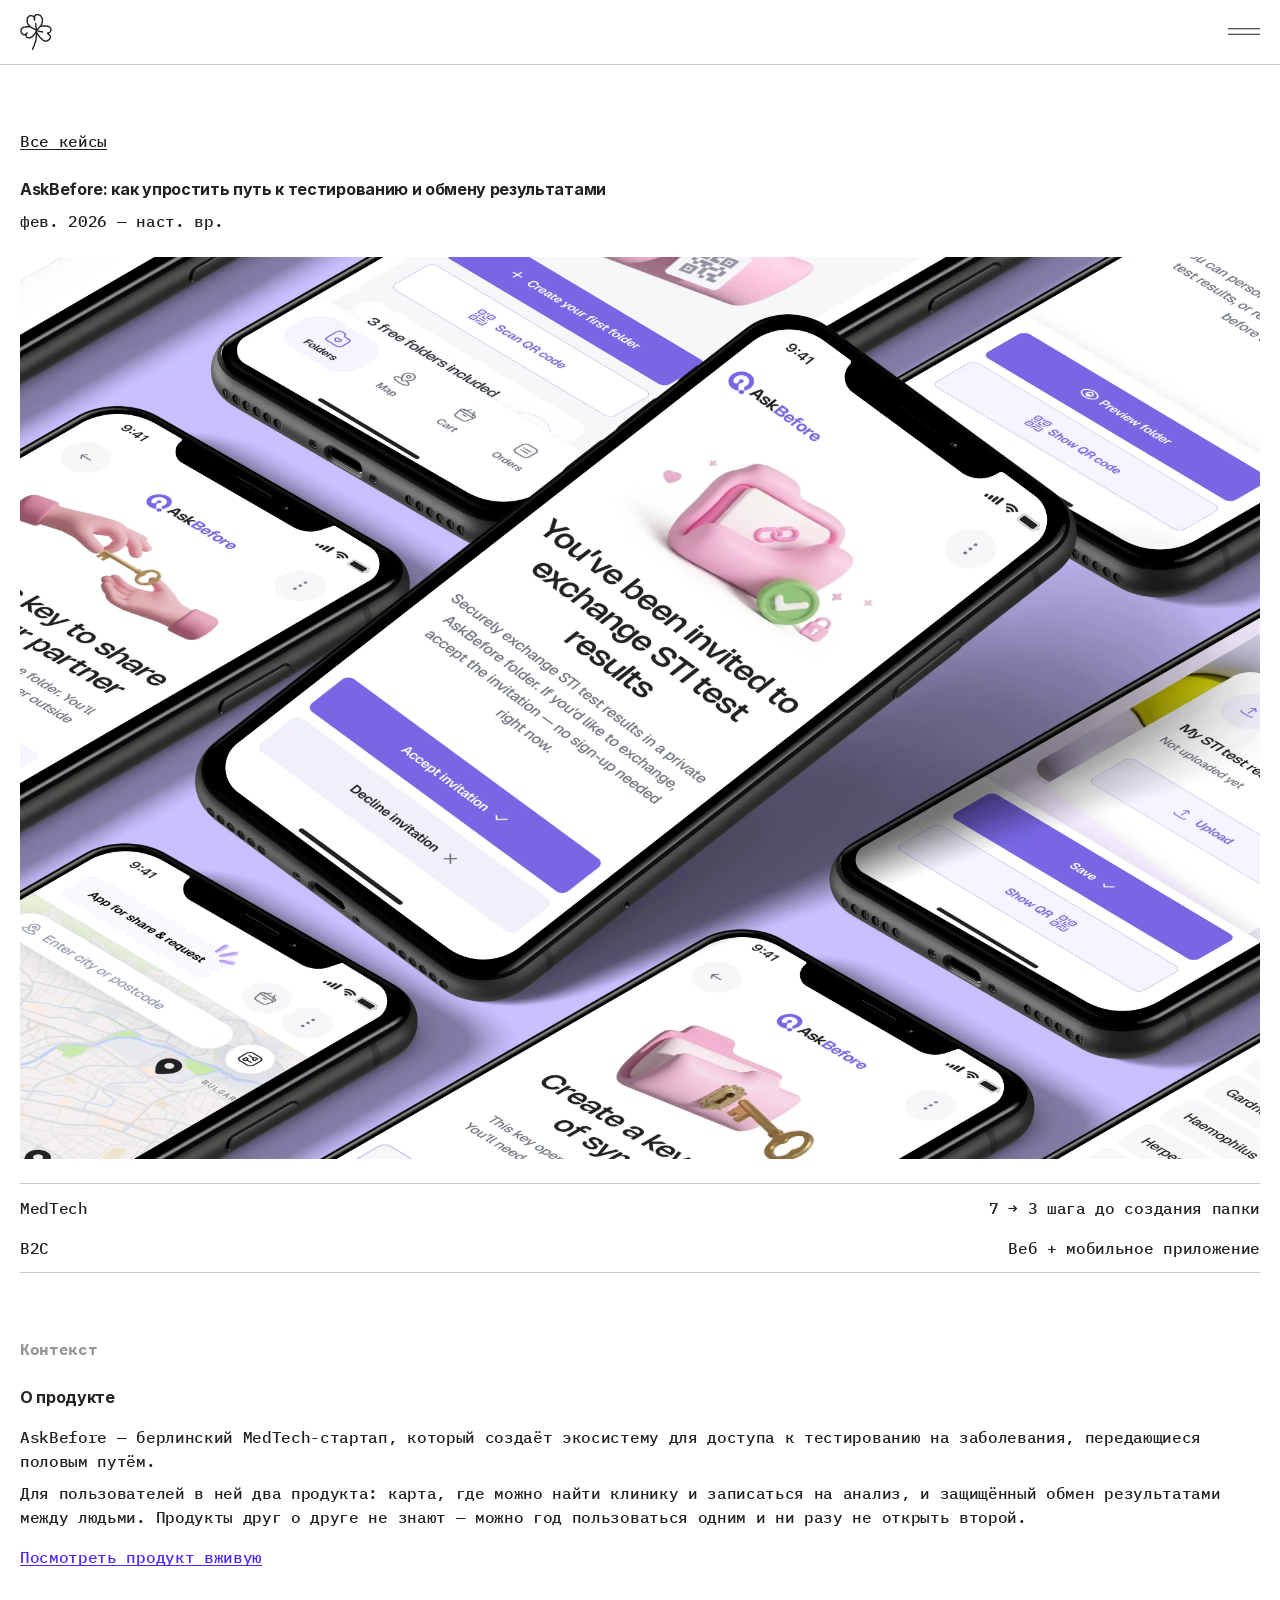
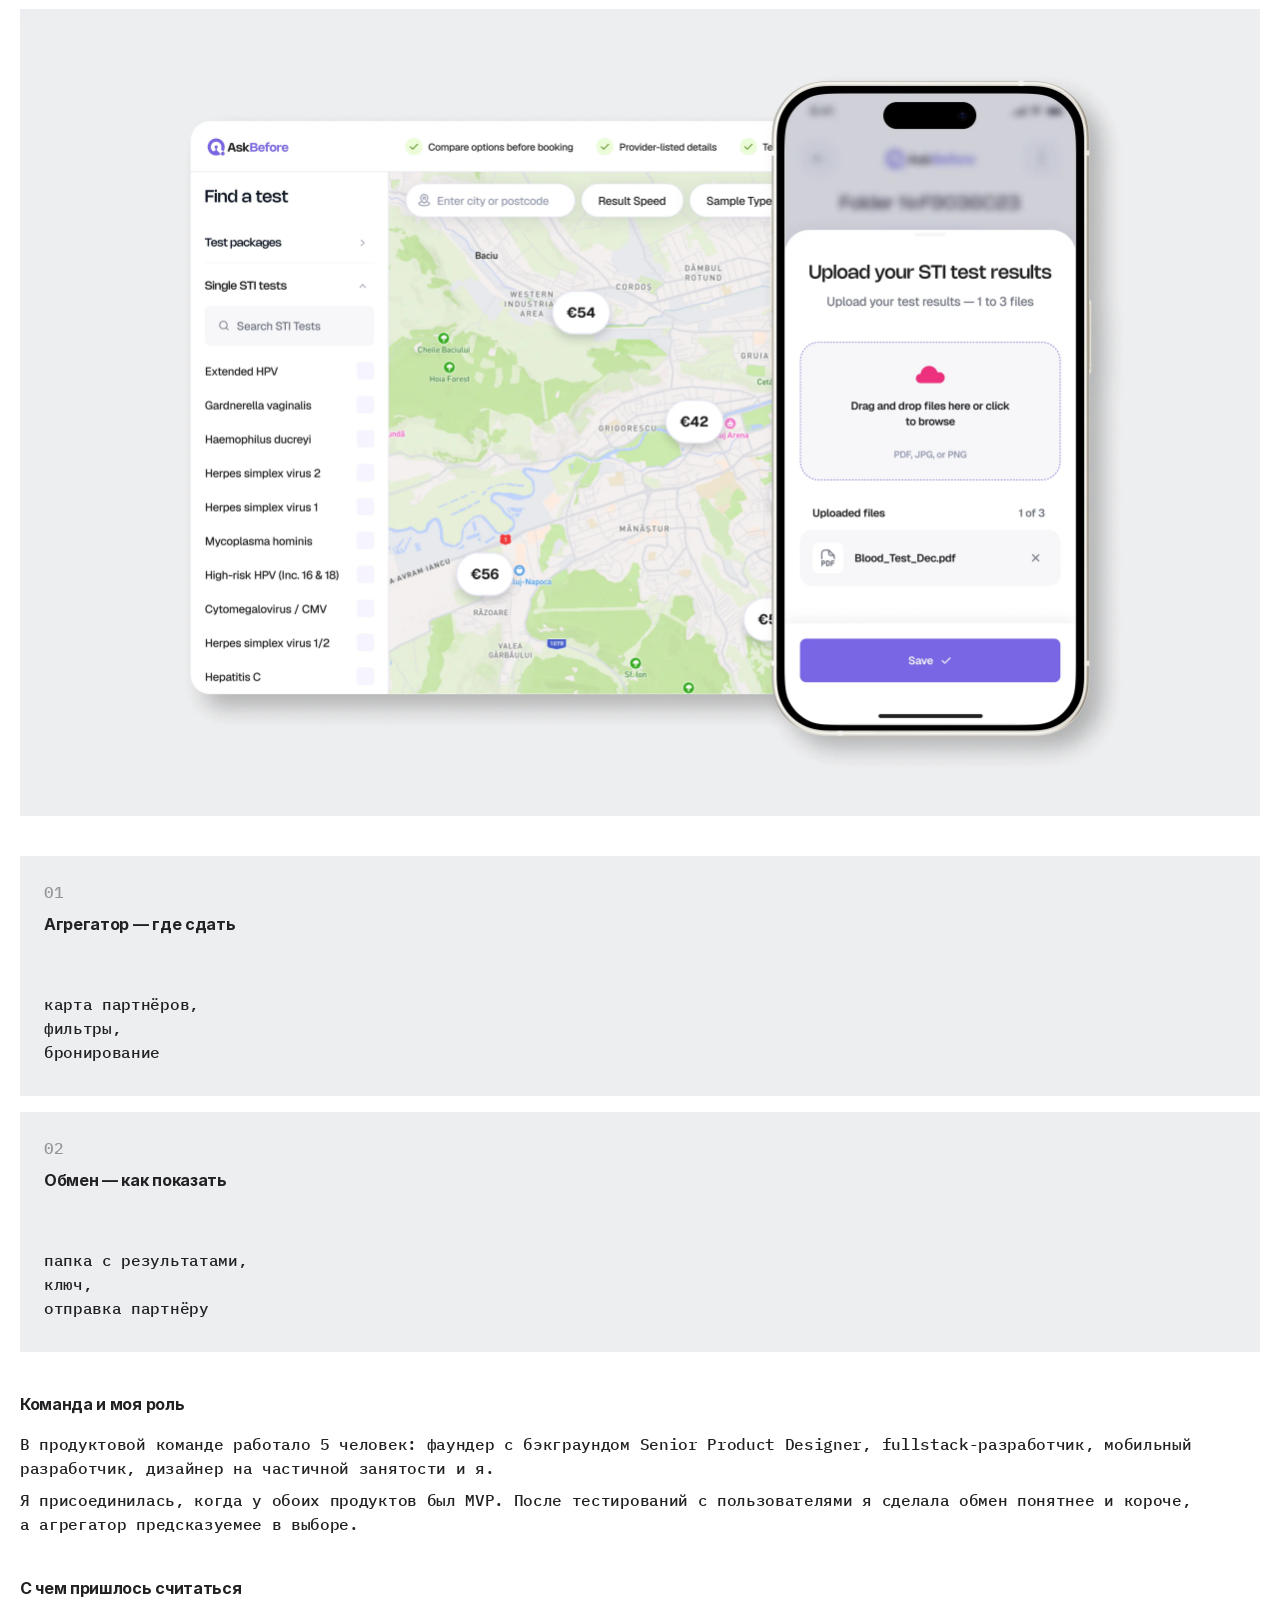
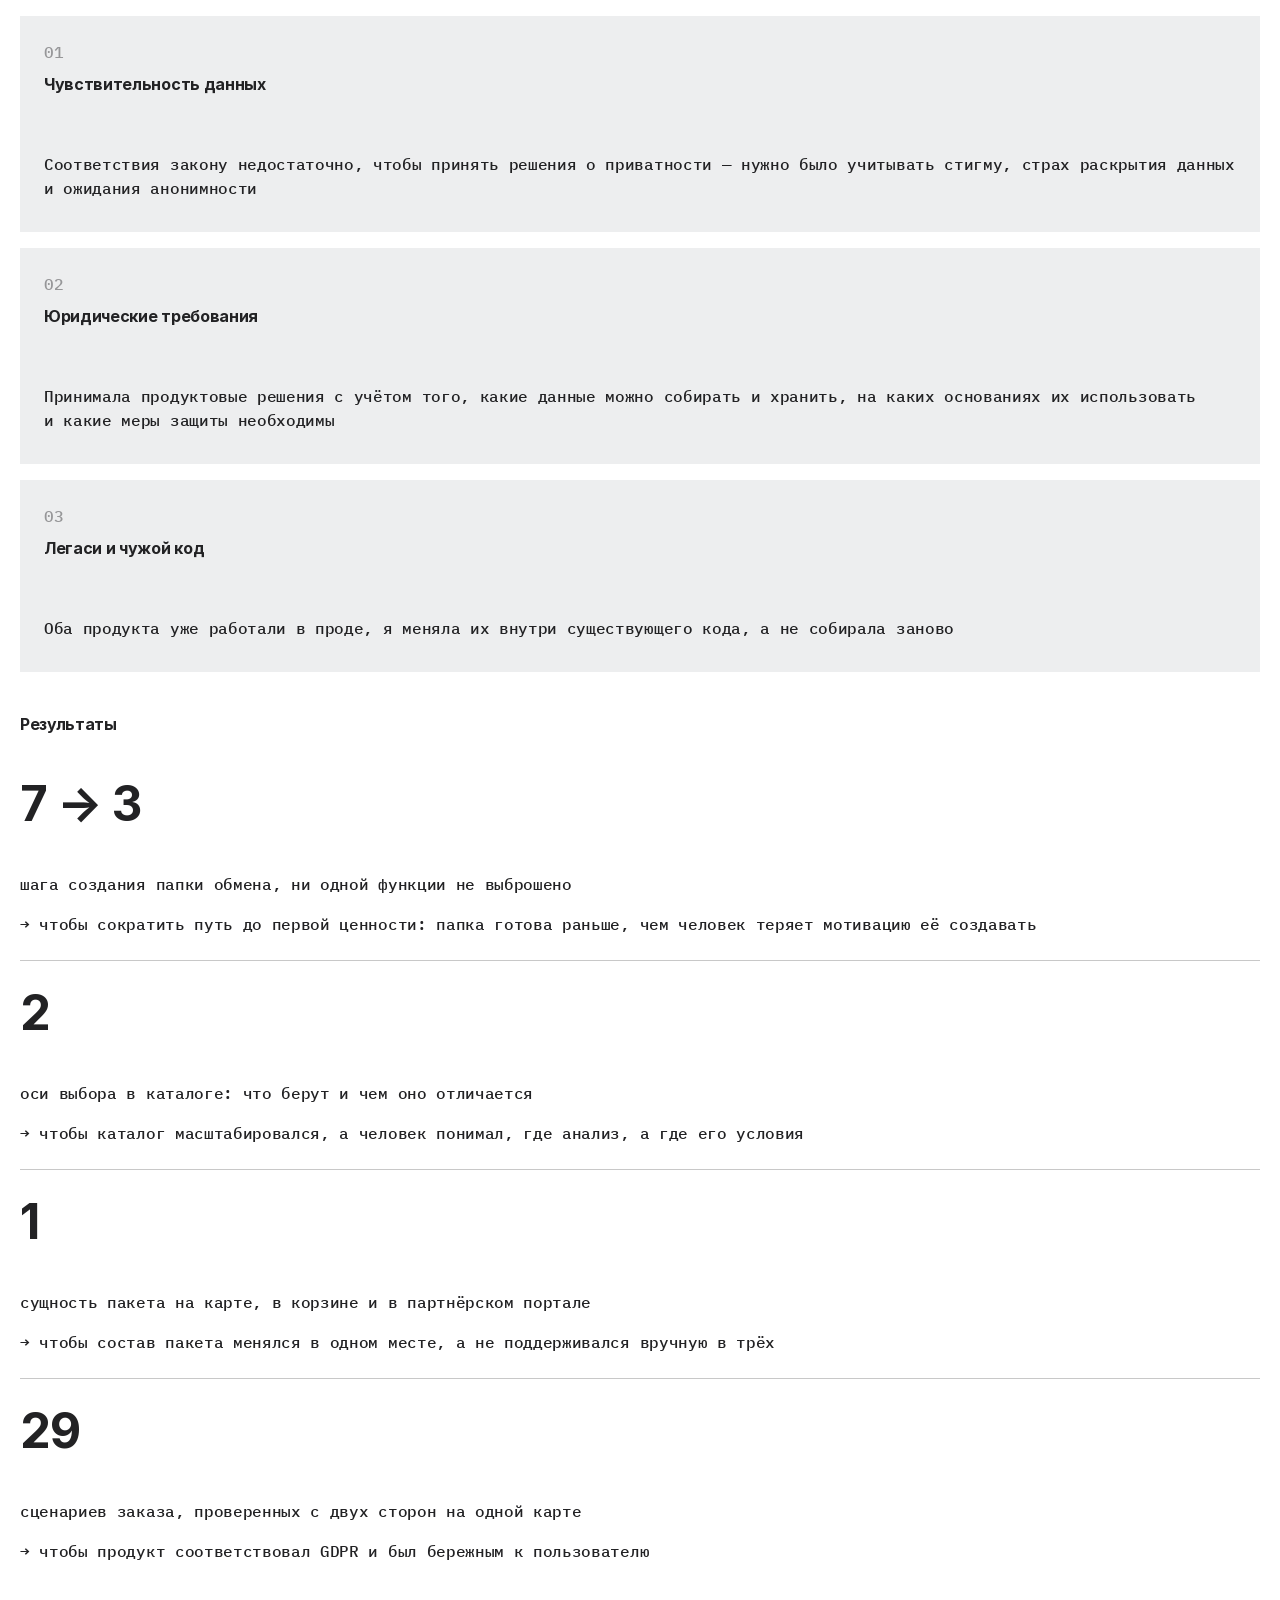
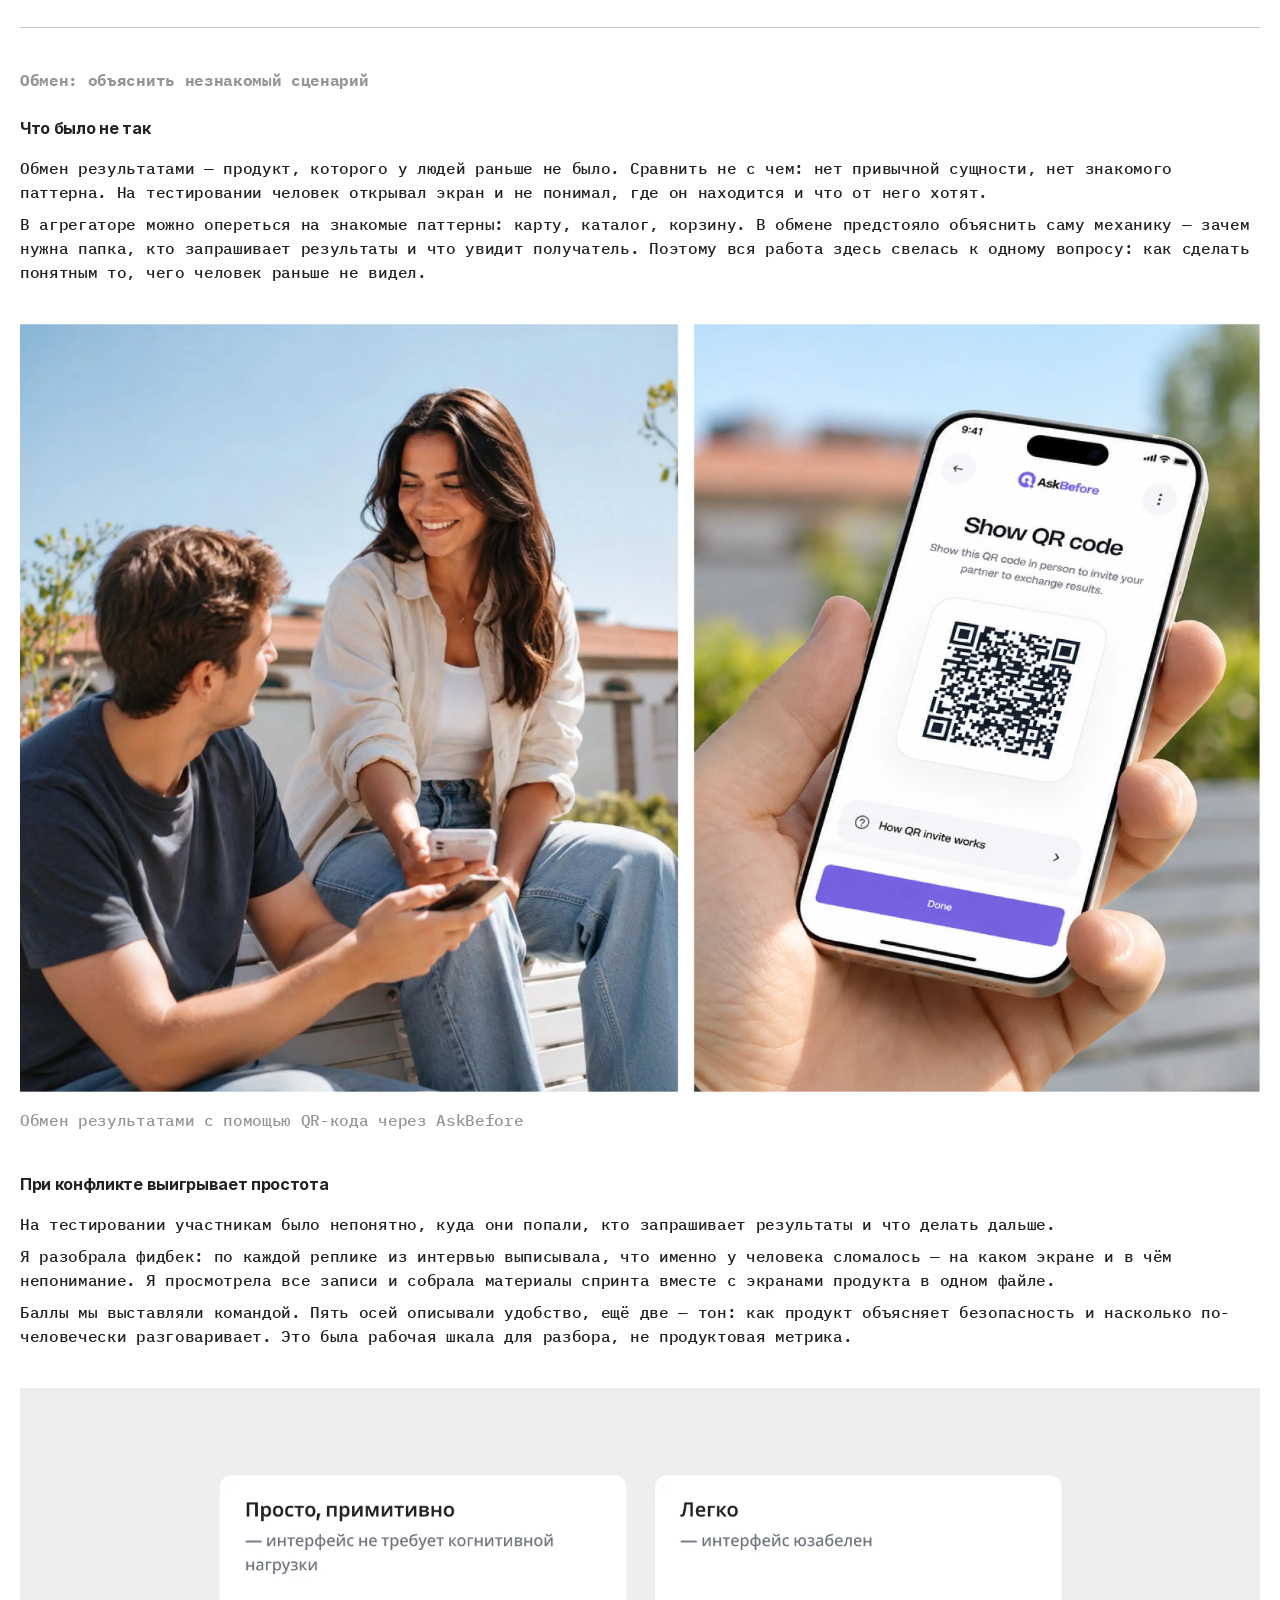
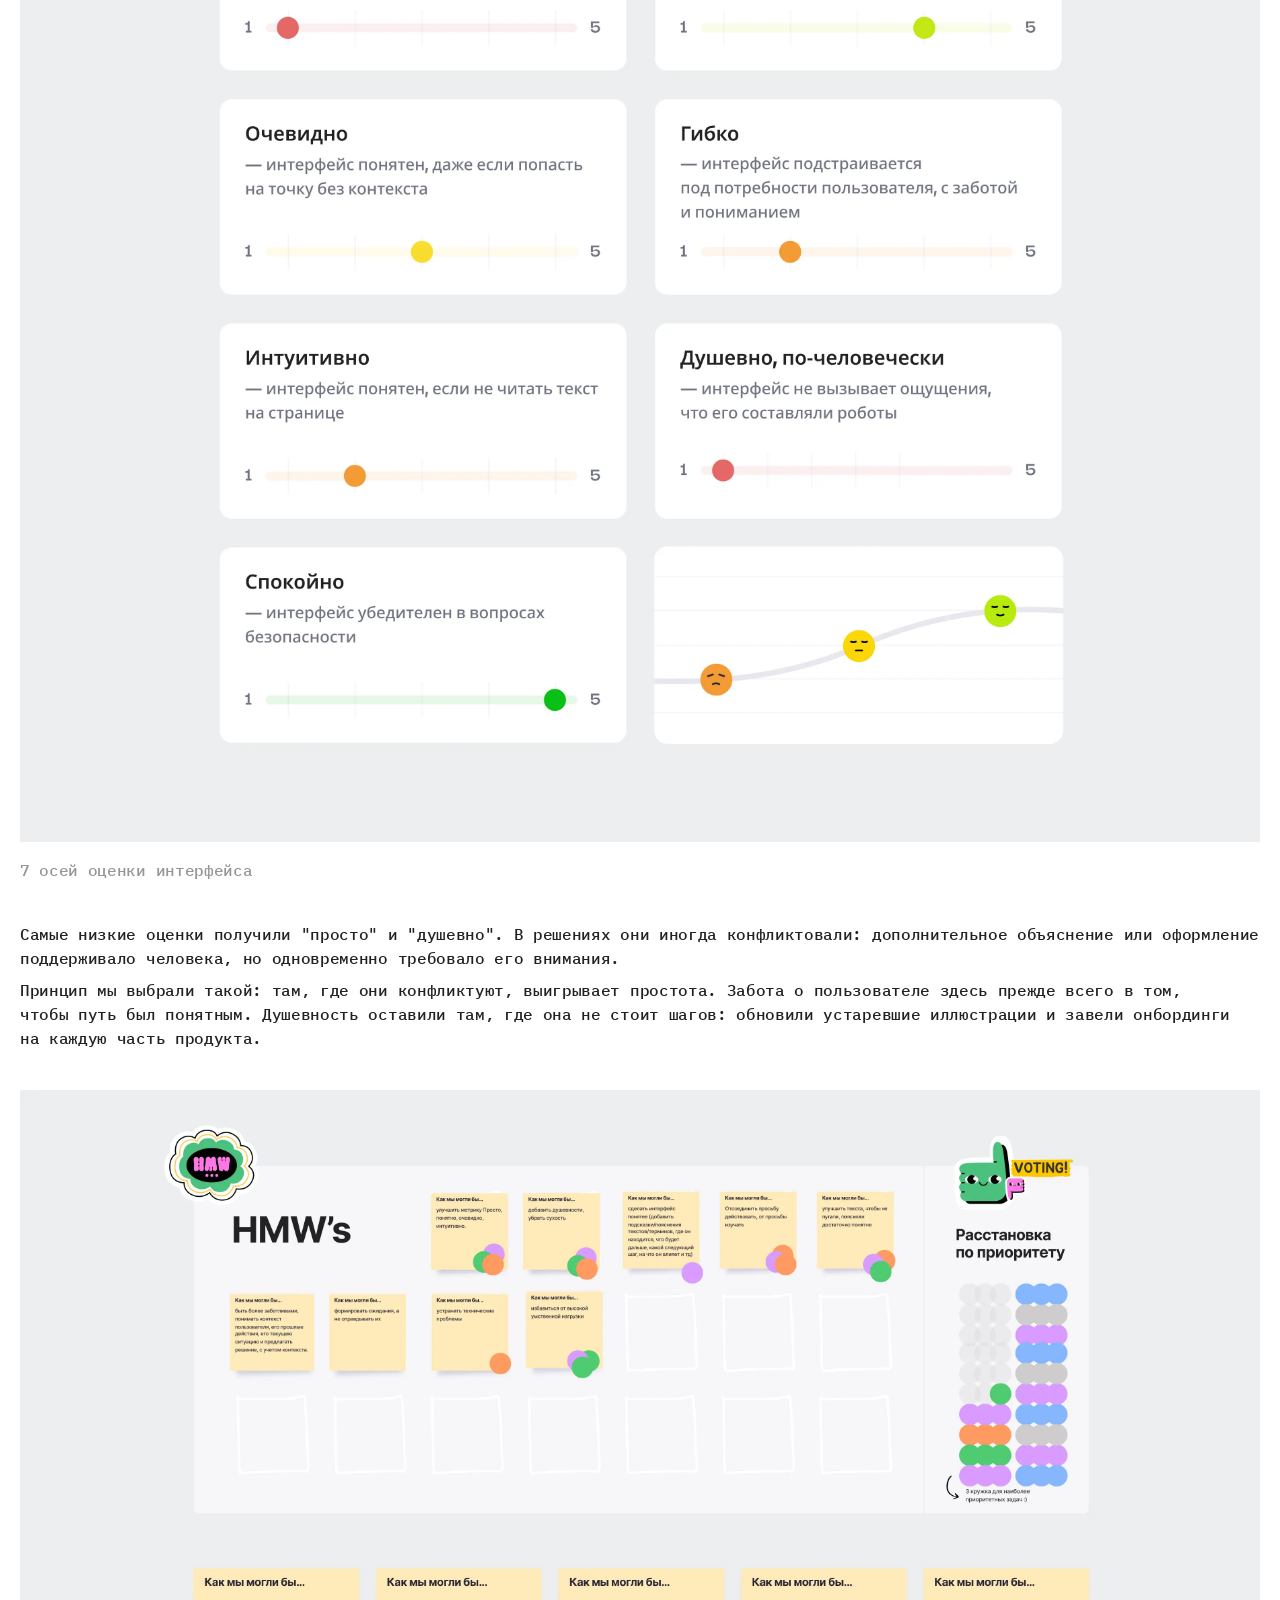
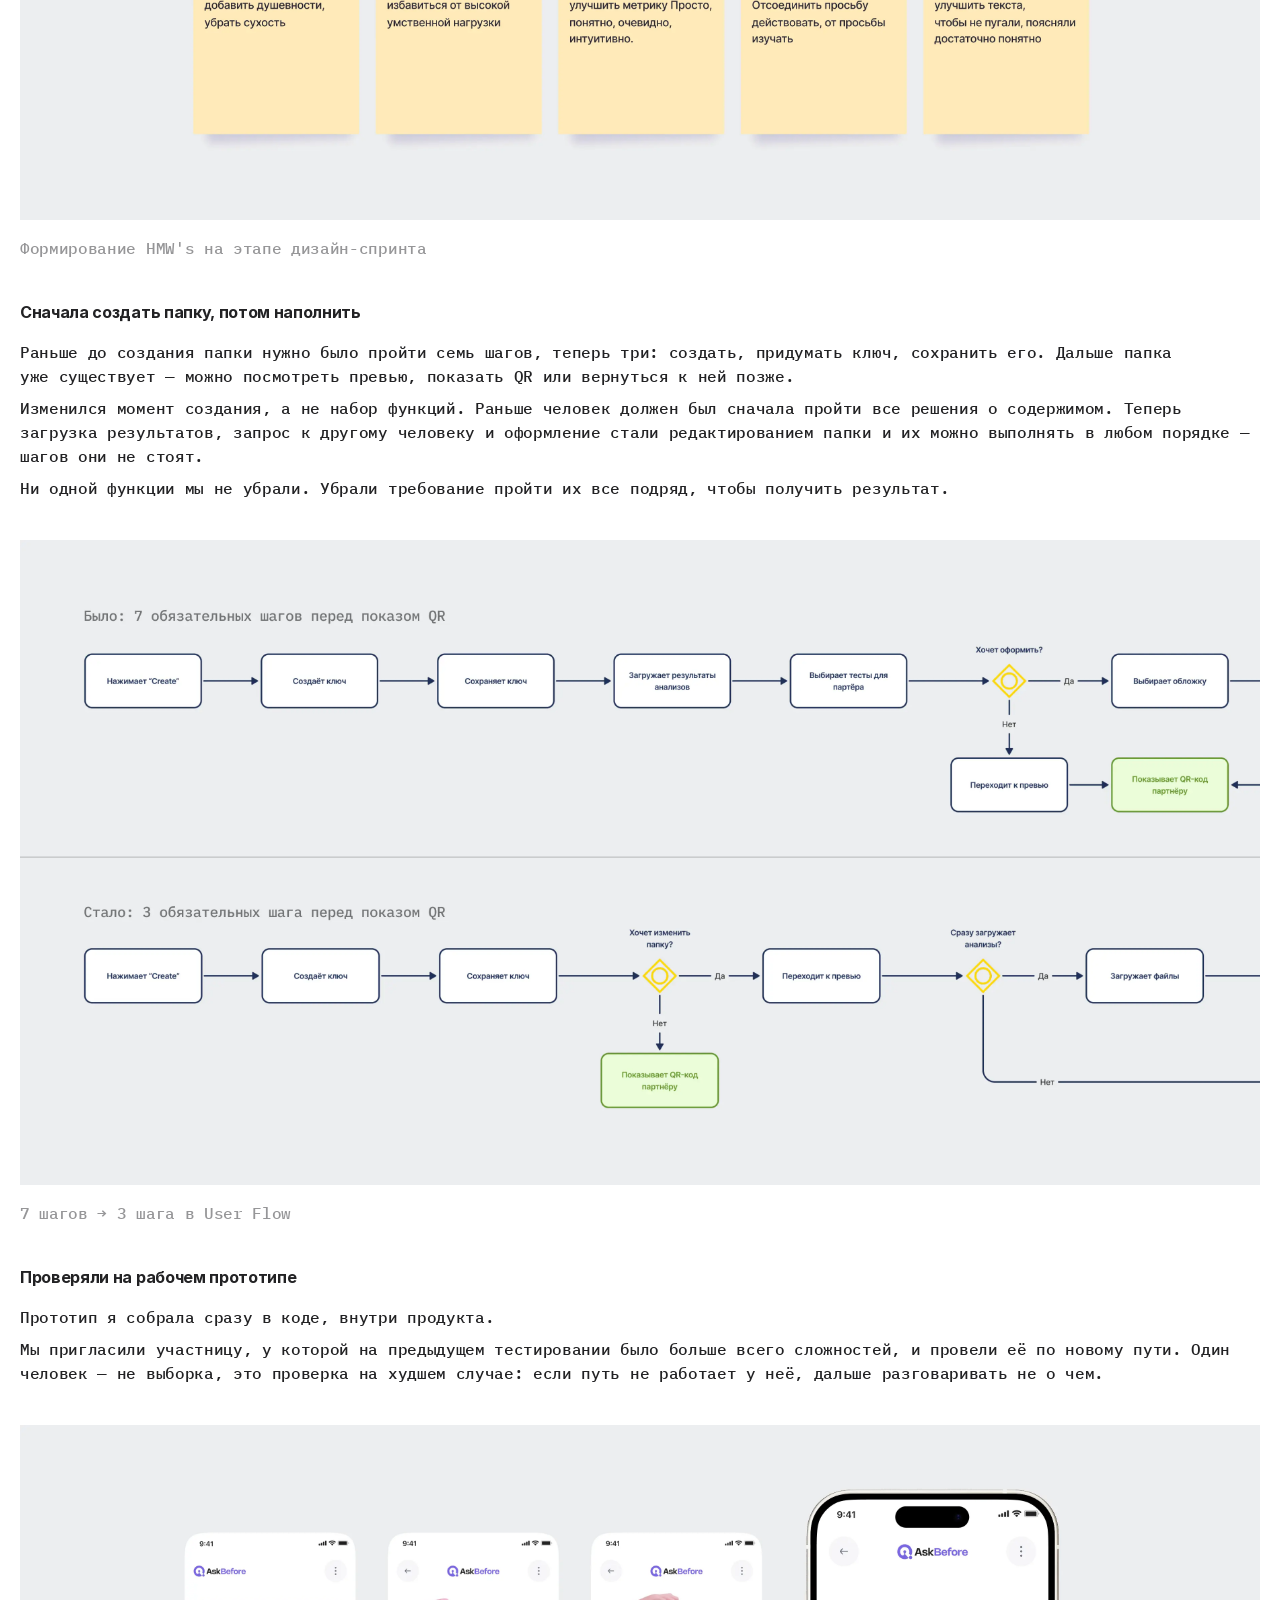
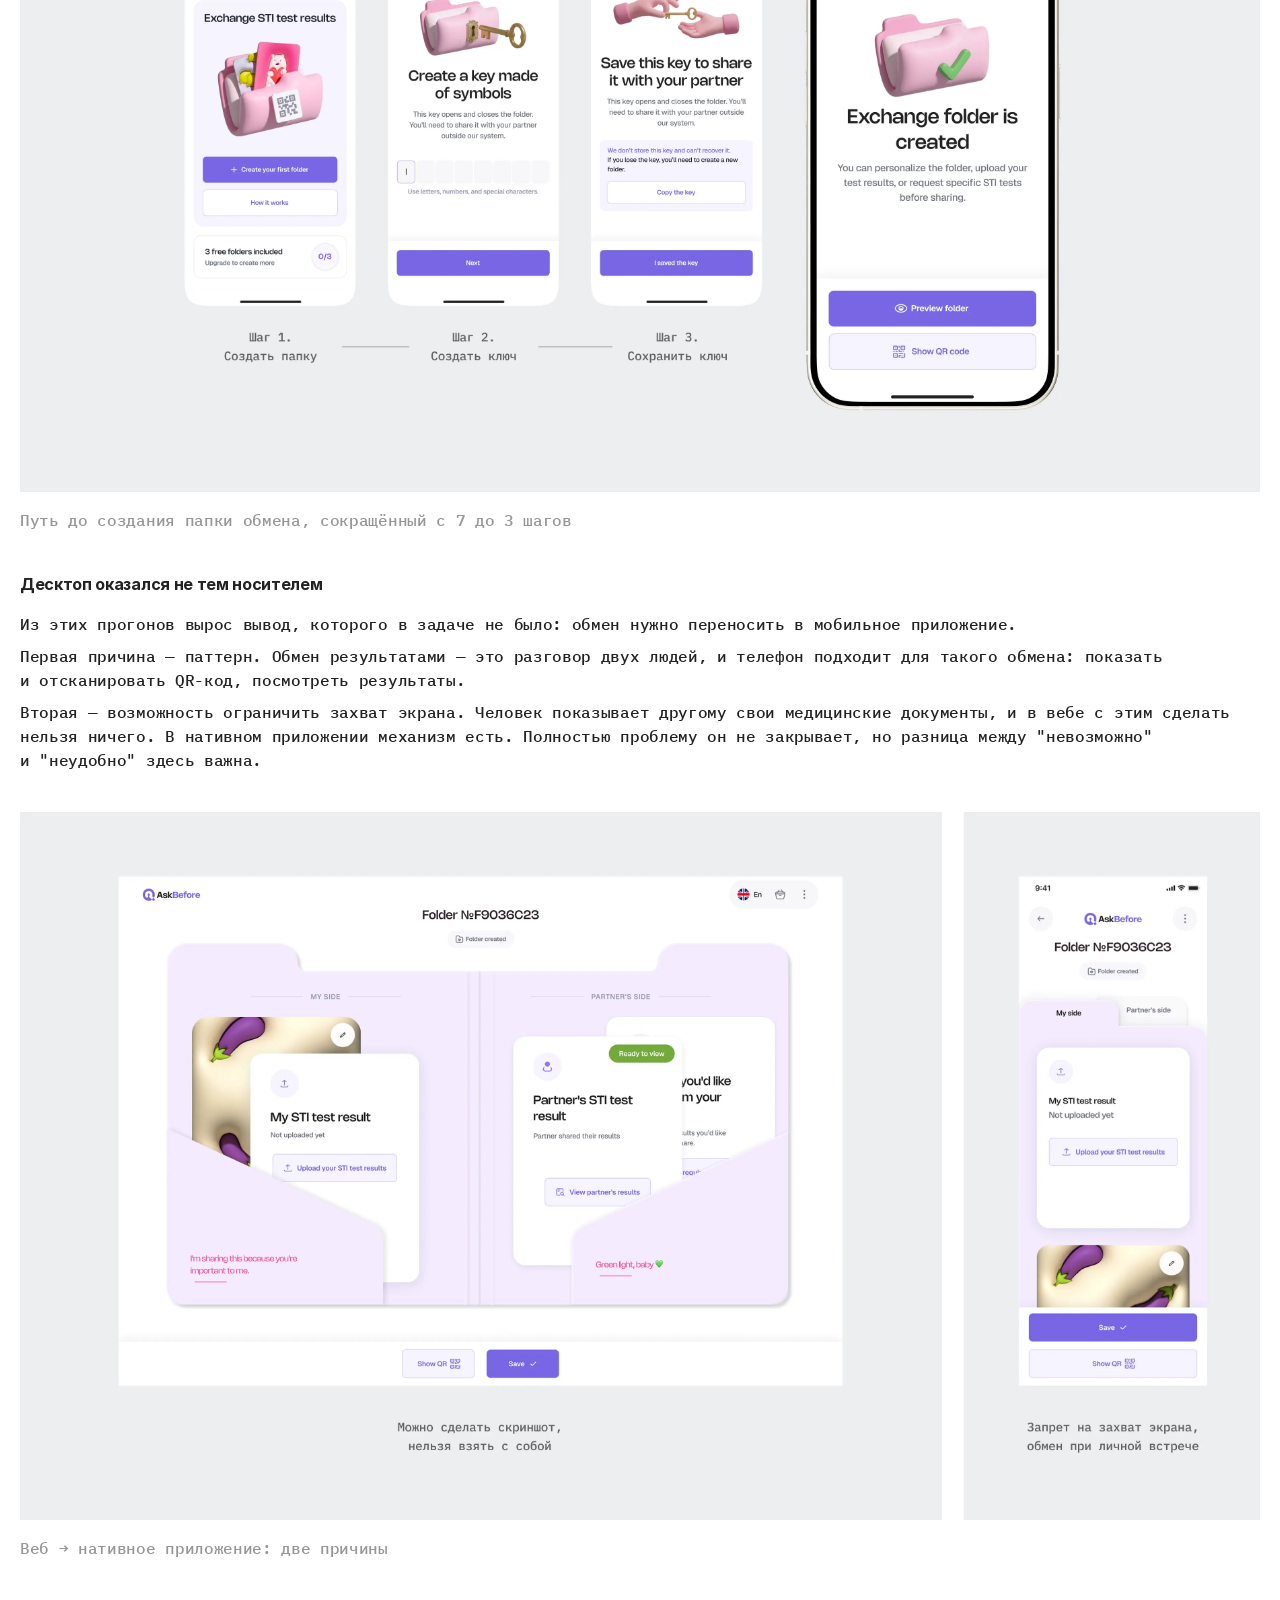
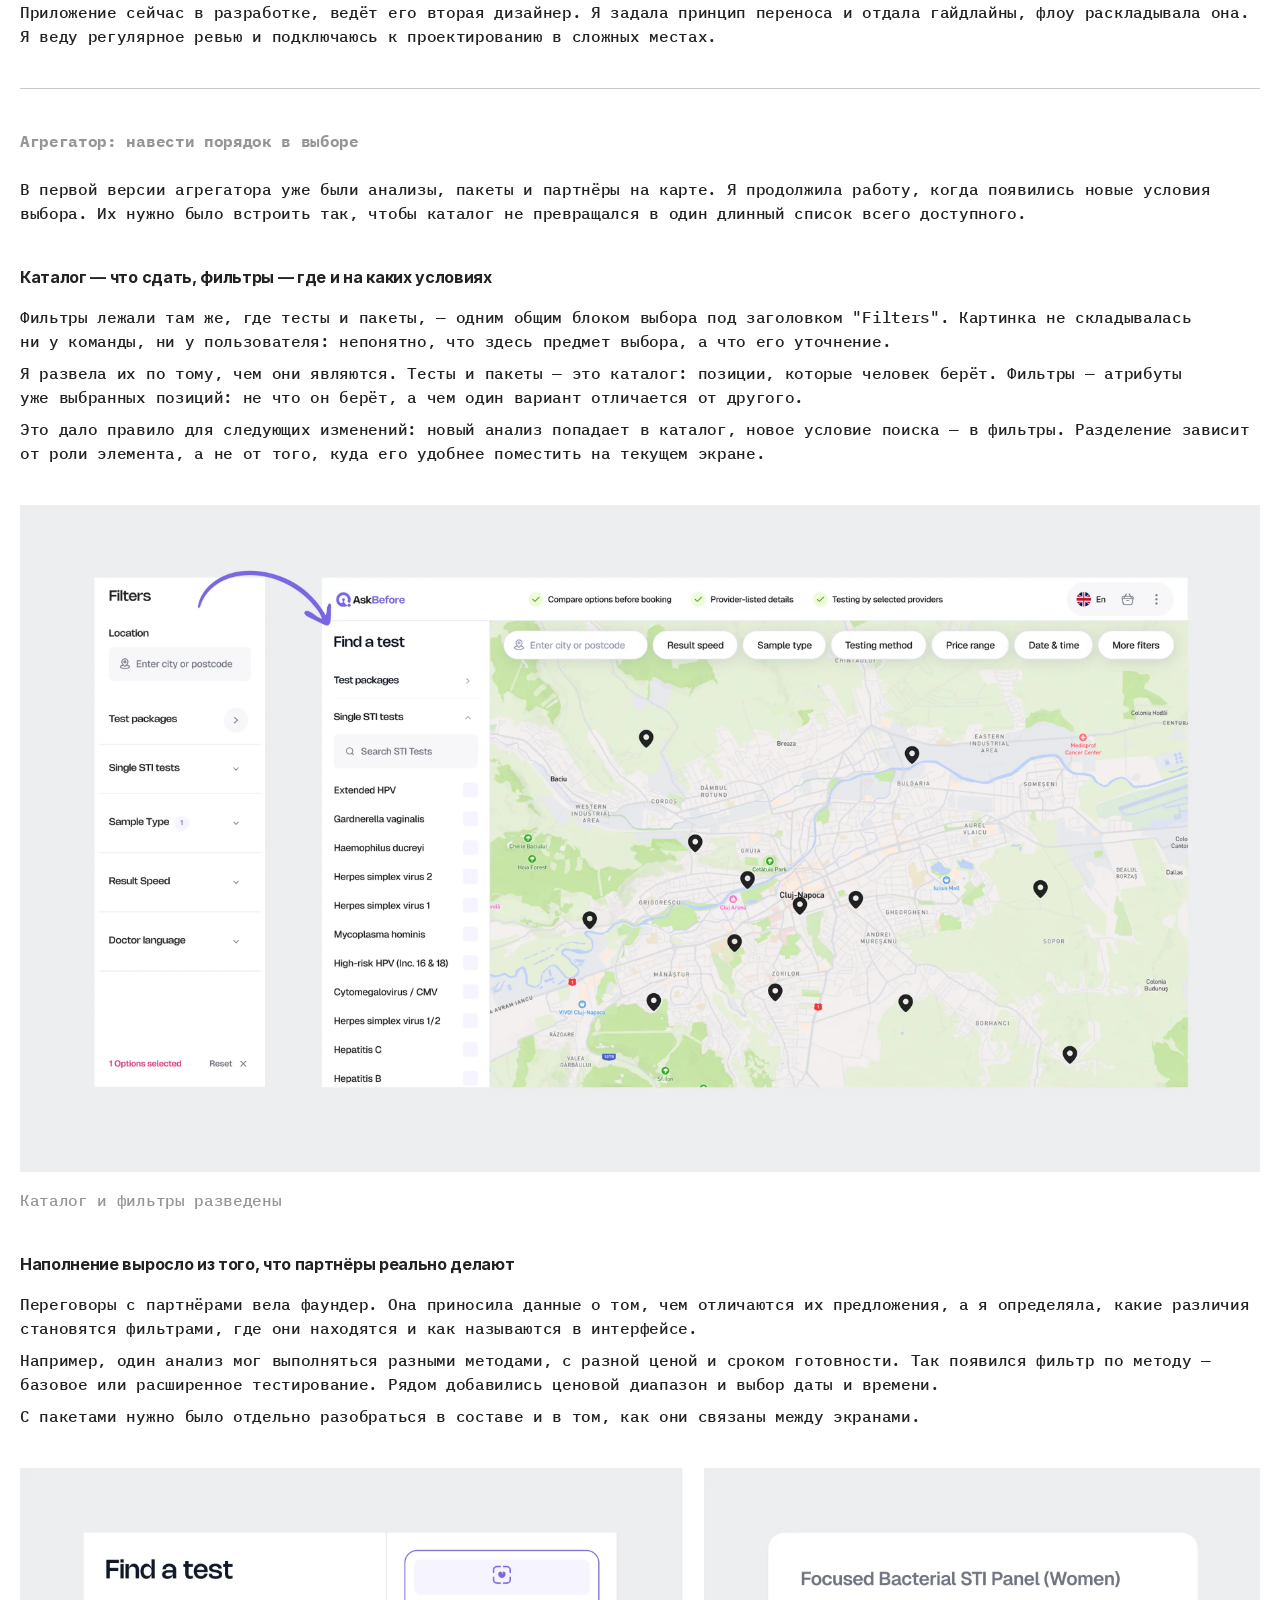
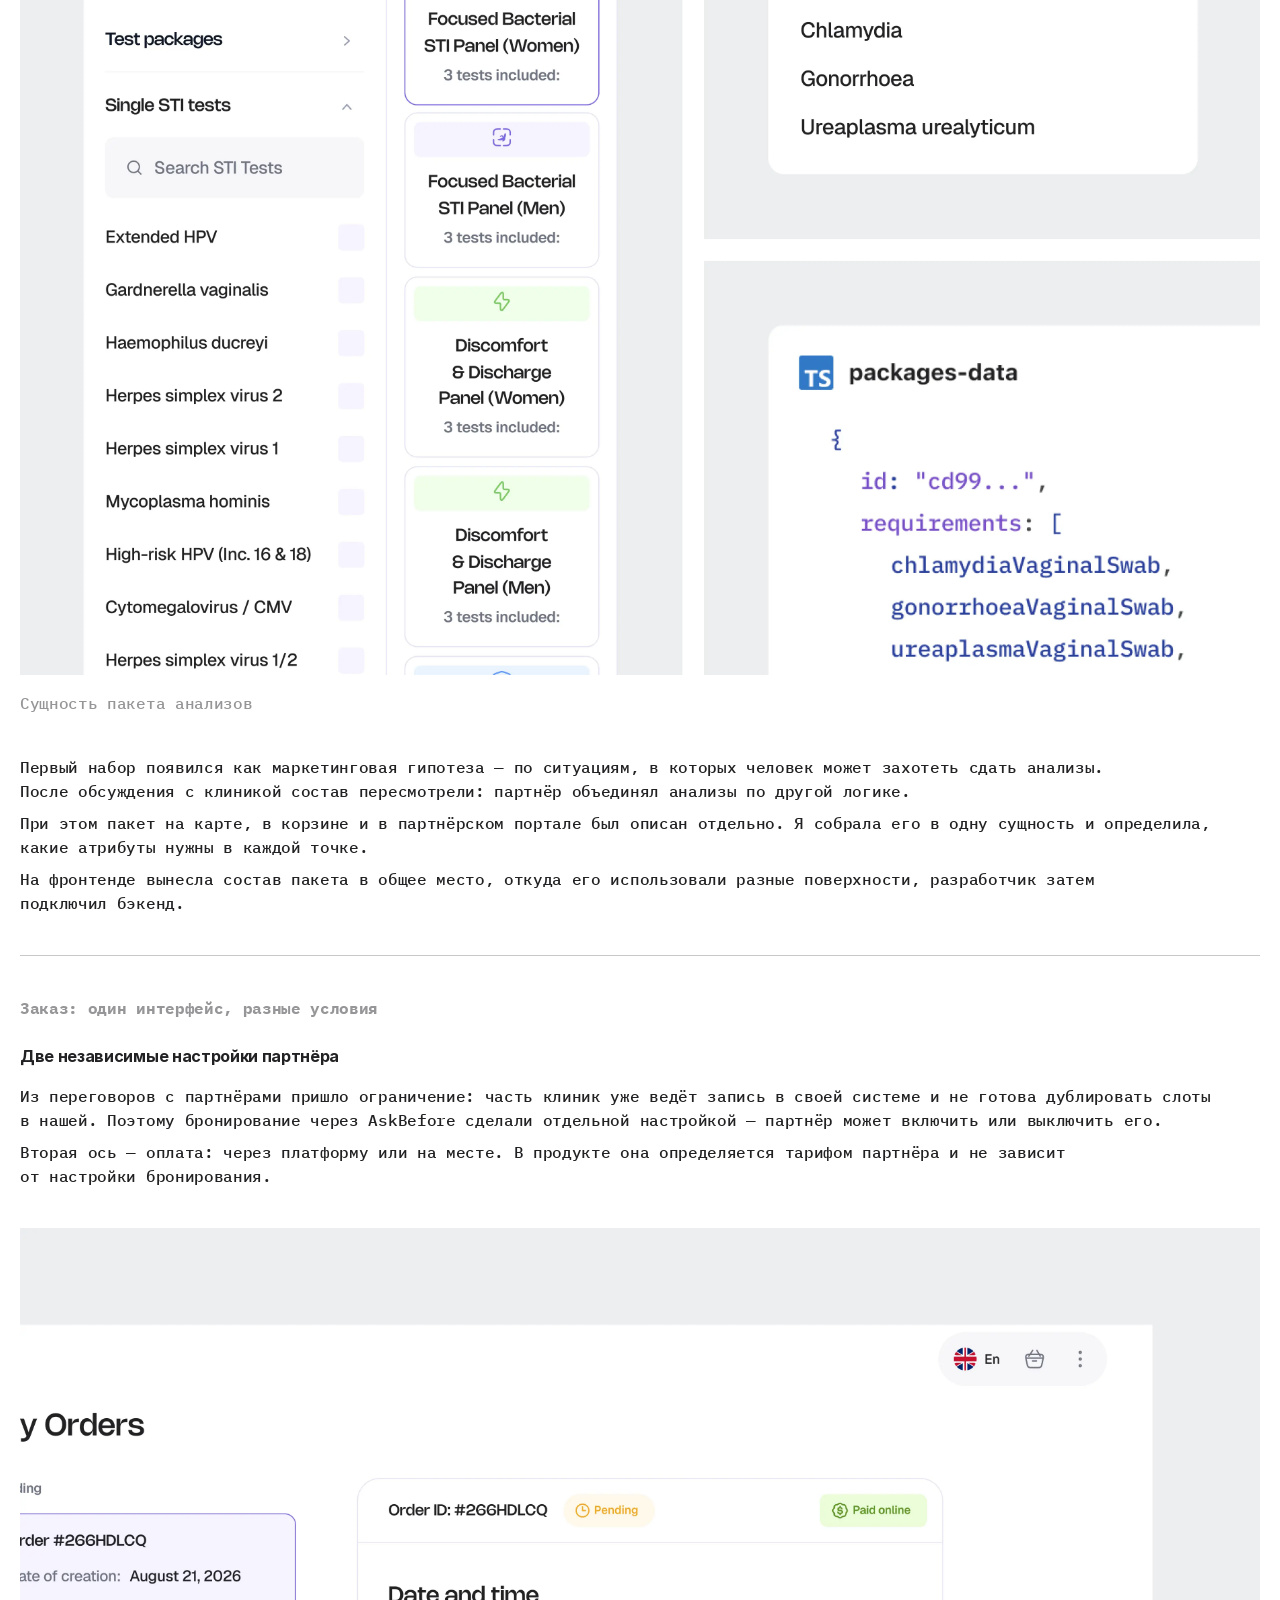
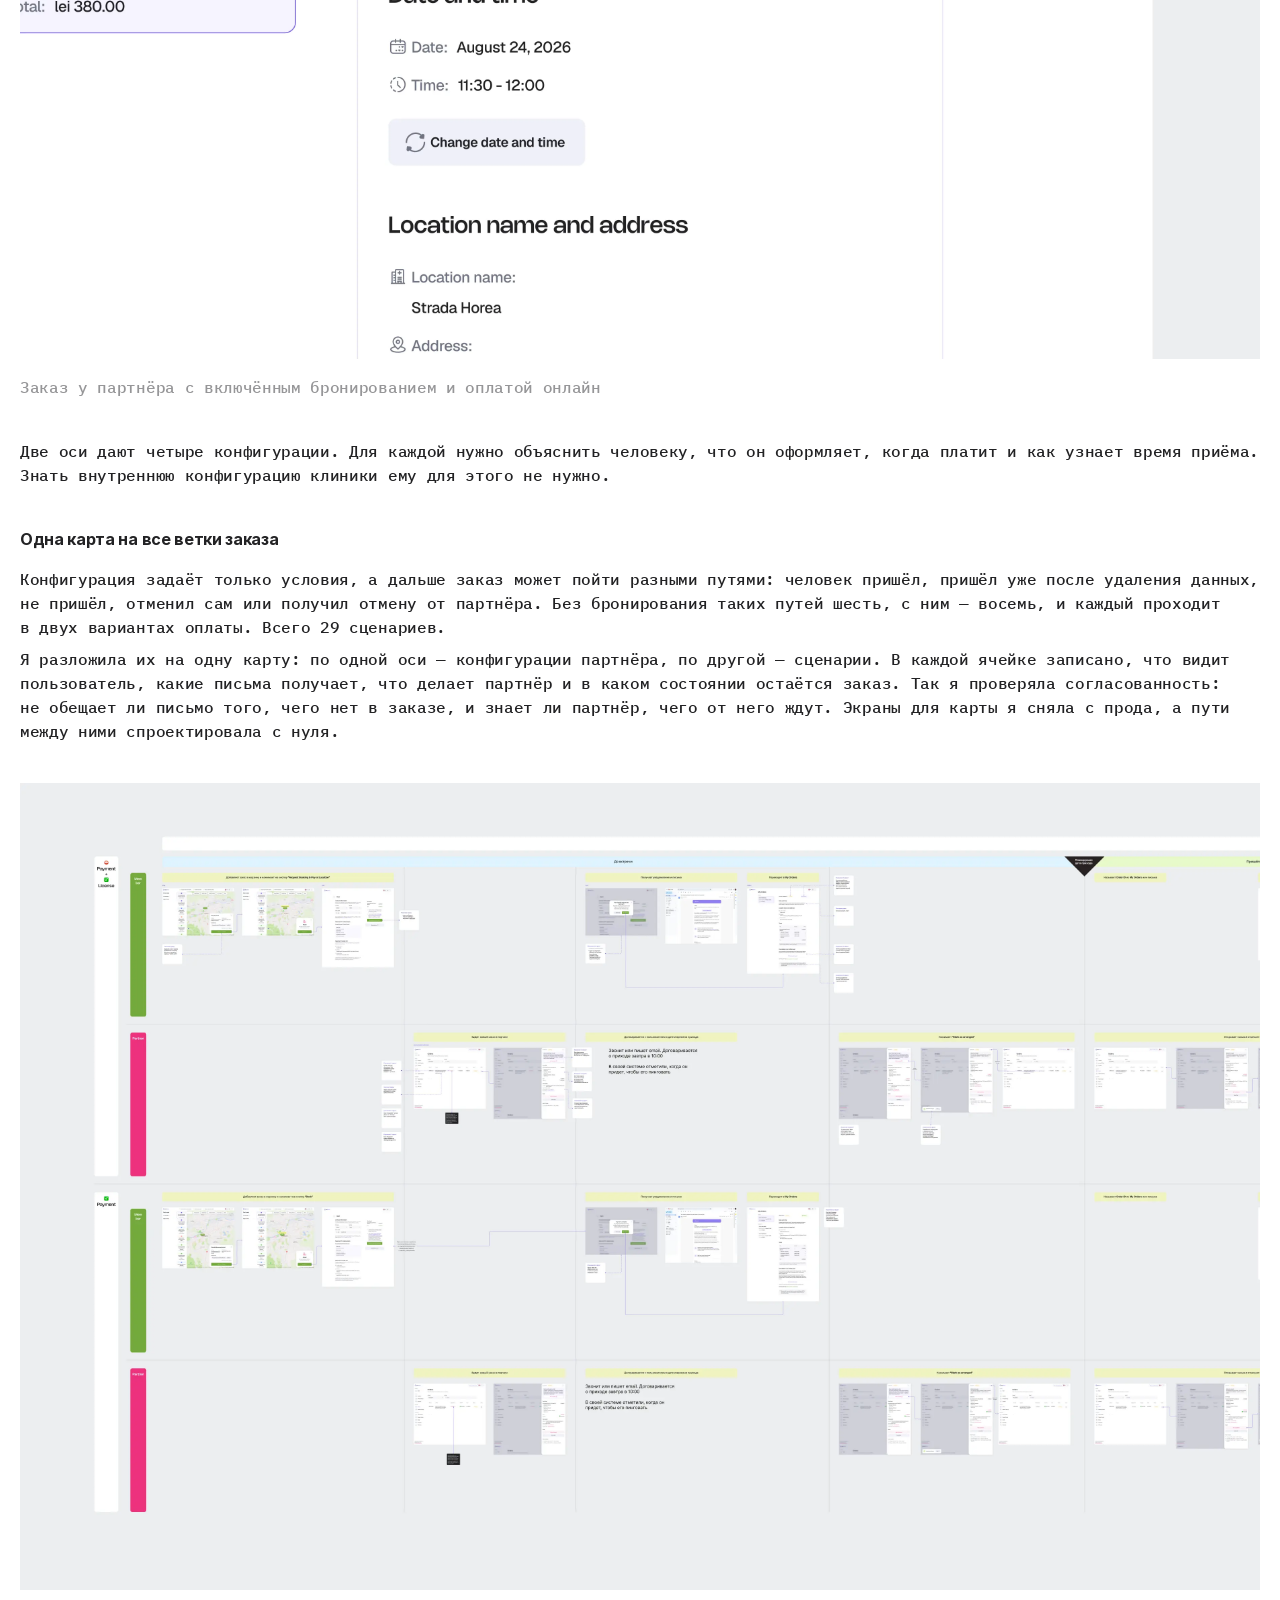
<file: cases/b2c.html>
<!DOCTYPE html>
<html lang="ru">
  <head>
    <meta charset="UTF-8" />
    <meta name="viewport" content="width=device-width, initial-scale=1.0" />
    <title>
      Кейс: как упростить путь к тестированию и обмену результатами —
      Ксения Шевелёва
    </title>
    <meta
      name="description"
      content="Кейс: два B2C-продукта AskBefore — карта клиник и защищённый обмен результатами. Сценарии, приватность и связь между независимыми продуктами."
    />
    <link rel="alternate" hreflang="ru" href="https://eslichtne.github.io/portfolio/cases/b2c" />
    <link rel="alternate" hreflang="en" href="https://eslichtne.github.io/portfolio/en/cases/b2c" />
    <!-- Open Graph -->
    <meta property="og:type" content="website" />
    <meta property="og:site_name" content="Ксения Шевелёва" />
    <meta property="og:url" content="https://eslichtne.github.io/portfolio/cases/b2c" />
    <meta property="og:title" content="Кейс: как упростить путь к тестированию и обмену результатами — Ксения Шевелёва" />
    <meta property="og:description" content="Кейс: два B2C-продукта AskBefore — карта клиник и защищённый обмен результатами. Сценарии, приватность и связь между независимыми продуктами." />
    <meta property="og:image" content="https://eslichtne.github.io/portfolio/assets/og/og.png" />
    <meta property="og:image:width" content="1200" />
    <meta property="og:image:height" content="630" />
    <meta property="og:locale" content="ru_RU" />
    <meta name="twitter:card" content="summary_large_image" />
    <link rel="icon" href="../assets/favicon.ico" sizes="any" />
    <link rel="icon" href="../assets/favicon.svg" type="image/svg+xml" />
    <link rel="apple-touch-icon" href="../assets/apple-touch-icon.png" />
    <link
      rel="icon"
      href="../assets/icon-512.png"
      type="image/png"
      sizes="512x512"
    />
    <link
      rel="preload"
      href="../assets/fonts/ibm-medium.woff2"
      as="font"
      type="font/woff2"
      crossorigin
    />
    <link rel="stylesheet" href="../css/tokens.css" />
    <link rel="stylesheet" href="../css/reset.css" />
    <link rel="stylesheet" href="../css/typography.css" />
    <link rel="stylesheet" href="../css/main.css" />
    <!-- Microsoft Clarity -->
    <script type="text/javascript">
        (function(c,l,a,r,i,t,y){
            c[a]=c[a]||function(){(c[a].q=c[a].q||[]).push(arguments)};
            t=l.createElement(r);t.async=1;t.src="https://www.clarity.ms/tag/"+i;
            y=l.getElementsByTagName(r)[0];y.parentNode.insertBefore(t,y);
        })(window, document, "clarity", "script", "yzztn9lsdh");
    </script>
  </head>
  <body>
    <div class="page">
      <header class="header">
        <div class="limiter header__inner">
          <div class="header__brand">
            <a class="header__logo" href="../" aria-label="На главную">
              <img
                src="../assets/images/logo.svg"
                width="32"
                height="40"
                alt=""
              />
            </a>
          </div>

          <nav class="header__nav" aria-label="Основная навигация">
            <div class="header__links">
              <a class="link header__link" href="../#about">Обо мне</a>
              <a class="link header__link" href="https://drive.google.com/file/d/1JG-x4sthd5C1vM5ESfaY1iLIdnaHIqLw/view?usp=sharing" target="_blank" rel="noopener noreferrer">CV</a>
              <a class="link header__link" href="https://t.me/EsLichtne" target="_blank" rel="noopener noreferrer">Telegram</a>
              <a class="link header__link" href="https://www.linkedin.com/in/eslichtne/" target="_blank" rel="noopener noreferrer">Linkedin</a>
            </div>
            <p class="text header__lang" aria-label="Язык">
              <span aria-current="true">Ru</span>|<a href="../en/cases/b2c" hreflang="en" lang="en">Eng</a>
            </p>
          </nav>
        </div>
      </header>

      <div class="menu-overlay" data-menu-overlay></div>
      <nav class="menu" id="mobile-menu" data-menu-panel aria-label="Меню">
        <div class="menu__body">
          <div class="menu__nav">
            <a class="link menu__link" href="../#cases">Кейсы</a>
            <a class="link menu__link" href="../#about">Обо мне</a>
          </div>
          <div class="menu__contacts">
            <p class="subheading menu__label">Контакты</p>
            <div class="menu__contact-links">
              <a class="link menu__link" href="https://drive.google.com/file/d/1JG-x4sthd5C1vM5ESfaY1iLIdnaHIqLw/view?usp=sharing" target="_blank" rel="noopener noreferrer">CV</a>
              <a class="link menu__link" href="https://t.me/EsLichtne" target="_blank" rel="noopener noreferrer">Telegram</a>
              <a class="link menu__link" href="https://www.linkedin.com/in/eslichtne/" target="_blank" rel="noopener noreferrer">Linkedin</a>
            </div>
          </div>
        </div>
        <p class="text menu__lang" aria-label="Язык">
          <span aria-current="true">Ru</span>|<a href="../en/cases/b2c" hreflang="en" lang="en">Eng</a>
        </p>
      </nav>
      <button type="button" class="header__menu-btn" data-menu-button
        aria-expanded="false" aria-controls="mobile-menu"
        aria-label="Открыть меню" data-menu-close-label="Закрыть меню">
        <span class="header__menu-icon" aria-hidden="true">
          <span class="header__menu-line"></span>
          <span class="header__menu-line"></span>
        </span>
      </button>

      <div class="main">
        <main class="main__content case-page">
          <div class="case-main">
            <div class="case-hero">
              <a class="link case-hero__back" href="../">Все&nbsp;кейсы</a>

              <div class="case-hero__heading">
                <h1 class="heading case-hero__title">
                  AskBefore: как&nbsp;упростить путь к&nbsp;тестированию
                  и&nbsp;обмену результатами
                </h1>
                <p class="text case-hero__date">фев. 2026&nbsp;— наст.&nbsp;вр.</p>
              </div>

              <div class="case-hero__cover">
                <img
                  src="../assets/images/cases/b2c/cover.webp"
                  alt="Экраны мобильного приложения AskBefore"
                  width="4972"
                  height="2976"
                />
              </div>

              <div class="case-hero__meta">
                <p class="text">MedTech</p>
                <p class="text">7&nbsp;→&nbsp;3 шага до создания папки</p>
                <div class="case-hero__meta-end">
                  <p class="text">B2C</p>
                  <p class="text">Веб + мобильное приложение</p>
                </div>
              </div>
            </div>

            <div class="case-body">
              <nav class="case-toc" aria-label="Содержание кейса" data-case-toc>
                <a class="case-toc__item is-active" href="#context">
                  <span class="text case-toc__num">01</span>
                  <span class="text case-toc__label">Контекст</span>
                </a>
                <a class="case-toc__item" href="#exchange">
                  <span class="text case-toc__num">02</span>
                  <span class="text case-toc__label"
                    >Обмен: объяснить незнакомый сценарий</span
                  >
                </a>
                <a class="case-toc__item" href="#aggregator">
                  <span class="text case-toc__num">03</span>
                  <span class="text case-toc__label"
                    >Агрегатор: навести порядок в&nbsp;выборе</span
                  >
                </a>
                <a class="case-toc__item" href="#order">
                  <span class="text case-toc__num">04</span>
                  <span class="text case-toc__label"
                    >Заказ: один интерфейс, разные условия</span
                  >
                </a>
                <a class="case-toc__item" href="#entry">
                  <span class="text case-toc__num">05</span>
                  <span class="text case-toc__label"
                    >Два&nbsp;продукта — один&nbsp;вход</span
                  >
                </a>
                <a class="case-toc__item" href="#results">
                  <span class="text case-toc__num">06</span>
                  <span class="text case-toc__label"
                    >Итоги и&nbsp;ретроспектива</span
                  >
                </a>
              </nav>

              <div class="case-content">
                <section class="case-section" id="context">
                  <h2 class="subheading case-section__label">Контекст</h2>

                  <div class="case-section__body">
                    <div class="case-block">
                      <h3 class="heading">О&nbsp;продукте</h3>
                      <div class="case-prose">
                        <p class="text">
                          AskBefore&nbsp;— берлинский MedTech‑стартап,
                          который создаёт экосистему для&nbsp;доступа
                          к&nbsp;тестированию на&nbsp;заболевания,
                          передающиеся половым путём.
                        </p>
                        <p class="text">
                          Для&nbsp;пользователей в&nbsp;ней&nbsp;два&nbsp;продукта:
                          карта, где&nbsp;можно найти клинику
                          и&nbsp;записаться на&nbsp;анализ, и&nbsp;защищённый
                          обмен результатами между&nbsp;людьми. Продукты
                          друг о&nbsp;друге не&nbsp;знают&nbsp;— можно
                          год&nbsp;пользоваться одним и&nbsp;ни&nbsp;разу
                          не&nbsp;открыть второй.
                        </p>
                      </div>
                      <a
                        class="link case-section__link"
                        href="https://app.askbefore.eu/map"
                        target="_blank"
                        rel="noopener noreferrer"
                        >Посмотреть продукт вживую</a
                      >
                    </div>

                    <figure class="case-figure">
                      <div class="case-figure__media case-figure__media--600">
                        <img
                          src="../assets/images/cases/b2c/b2c-15.webp"
                          alt="Путь создания папки обмена: было 7 шагов, стало 3"
                          width="4972"
                          height="3232"
                        />
                      </div>
                    </figure>

                    <div class="case-cards">
                      <article class="case-card">
                        <div class="case-card__header">
                          <p class="text case-card__index">01</p>
                          <h4 class="heading case-card__title">
                            Агрегатор — где&nbsp;сдать
                          </h4>
                        </div>
                        <p class="text">
                          карта партнёров,<br />
                          фильтры,<br />
                          бронирование
                        </p>
                      </article>
                      <article class="case-card">
                        <div class="case-card__header">
                          <p class="text case-card__index">02</p>
                          <h4 class="heading case-card__title">
                            Обмен — как&nbsp;показать
                          </h4>
                        </div>
                        <p class="text">
                          папка с&nbsp;результатами,<br />
                          ключ,<br />
                          отправка партнёру
                        </p>
                      </article>
                    </div>

                    <div class="case-block">
                      <h3 class="heading">Команда и&nbsp;моя&nbsp;роль</h3>
                      <div class="case-prose">
                        <p class="text">
                          В&nbsp;продуктовой команде работало
                          5&nbsp;человек: фаундер с&nbsp;бэкграундом
                          Senior Product Designer, fullstack-разработчик,
                          мобильный разработчик, дизайнер
                          на&nbsp;частичной занятости и&nbsp;я.
                        </p>
                        <p class="text">
                          Я&nbsp;присоединилась, когда у&nbsp;обоих
                          продуктов был&nbsp;MVP. После&nbsp;тестирований
                          с&nbsp;пользователями я&nbsp;сделала обмен
                          понятнее и&nbsp;короче, а&nbsp;агрегатор
                          предсказуемее в&nbsp;выборе.
                        </p>
                      </div>
                    </div>

                    <div class="case-block">
                      <h3 class="heading">С&nbsp;чем пришлось считаться</h3>
                      <div class="case-cards">
                        <article class="case-card">
                          <div class="case-card__header">
                            <p class="text case-card__index">01</p>
                            <h4 class="heading case-card__title">
                              Чувствительность данных
                            </h4>
                          </div>
                          <p class="text">
                            Соответствия закону недостаточно, чтобы&nbsp;принять
                            решения о&nbsp;приватности&nbsp;— нужно было
                            учитывать стигму, страх раскрытия данных
                            и&nbsp;ожидания анонимности
                          </p>
                        </article>
                        <article class="case-card">
                          <div class="case-card__header">
                            <p class="text case-card__index">02</p>
                            <h4 class="heading case-card__title">
                              Юридические требования
                            </h4>
                          </div>
                          <p class="text">
                            Принимала продуктовые решения с&nbsp;учётом того,
                            какие данные можно собирать и&nbsp;хранить,
                            на&nbsp;каких основаниях их&nbsp;использовать
                            и&nbsp;какие меры защиты необходимы
                          </p>
                        </article>
                        <article class="case-card">
                          <div class="case-card__header">
                            <p class="text case-card__index">03</p>
                            <h4 class="heading case-card__title">
                              Легаси и&nbsp;чужой код
                            </h4>
                          </div>
                          <p class="text">
                            Оба&nbsp;продукта уже&nbsp;работали в&nbsp;проде,
                            я&nbsp;меняла их&nbsp;внутри существующего кода,
                            а&nbsp;не&nbsp;собирала заново
                          </p>
                        </article>
                      </div>
                    </div>

                    <div class="case-block">
                      <h3 class="heading">Результаты</h3>
                      <div class="case-metrics">
                        <article class="case-metric case-metric--primary">
                          <p class="number case-metric__value">7&nbsp;→&nbsp;3</p>
                          <div class="case-metric__body">
                            <p class="text">
                              шага создания папки обмена, ни&nbsp;одной функции
                              не&nbsp;выброшено
                            </p>
                            <p class="text">
                              →&nbsp;чтобы&nbsp;сократить путь до&nbsp;первой
                              ценности: папка готова раньше, чем&nbsp;человек
                              теряет мотивацию её&nbsp;создавать
                            </p>
                          </div>
                        </article>
                        <article class="case-metric case-metric--quaternary">
                          <p class="number case-metric__value">2</p>
                          <div class="case-metric__body">
                            <p class="text">
                              оси&nbsp;выбора в&nbsp;каталоге: что&nbsp;берут
                              и&nbsp;чем&nbsp;оно&nbsp;отличается
                            </p>
                            <p class="text">
                              →&nbsp;чтобы каталог масштабировался,
                              а&nbsp;человек понимал, где&nbsp;анализ,
                              а&nbsp;где&nbsp;его&nbsp;условия
                            </p>
                          </div>
                        </article>
                        <article class="case-metric case-metric--secondary">
                          <p class="number case-metric__value">1</p>
                          <div class="case-metric__body">
                            <p class="text">
                              сущность пакета на&nbsp;карте, в&nbsp;корзине
                              и&nbsp;в&nbsp;партнёрском портале
                            </p>
                            <p class="text">
                              →&nbsp;чтобы состав пакета менялся в&nbsp;одном
                              месте, а&nbsp;не&nbsp;поддерживался вручную
                              в&nbsp;трёх
                            </p>
                          </div>
                        </article>
                        <article class="case-metric case-metric--tertiary">
                          <p class="number case-metric__value">29</p>
                          <div class="case-metric__body">
                            <p class="text">
                              сценариев заказа, проверенных с&nbsp;двух сторон
                              на&nbsp;одной карте
                            </p>
                            <p class="text">
                              →&nbsp;чтобы продукт соответствовал GDPR
                              и&nbsp;был бережным к&nbsp;пользователю
                            </p>
                          </div>
                        </article>
                      </div>
                    </div>
                  </div>
                </section>

                <section class="case-section" id="exchange">
                  <h2 class="subheading case-section__label">
                    Обмен: объяснить незнакомый сценарий
                  </h2>

                  <div class="case-section__body">
                    <div class="case-block">
                      <h3 class="heading">Что&nbsp;было не&nbsp;так</h3>
                      <div class="case-prose">
                        <p class="text">
                          Обмен результатами&nbsp;— продукт, которого
                          у&nbsp;людей раньше не&nbsp;было. Сравнить
                          не&nbsp;с&nbsp;чем: нет&nbsp;привычной сущности,
                          нет&nbsp;знакомого паттерна. На&nbsp;тестировании
                          человек открывал экран и&nbsp;не&nbsp;понимал,
                          где&nbsp;он&nbsp;находится и&nbsp;что&nbsp;от&nbsp;него
                          хотят.
                        </p>
                        <p class="text">
                          В&nbsp;агрегаторе можно опереться на&nbsp;знакомые
                          паттерны: карту, каталог, корзину. В&nbsp;обмене
                          предстояло объяснить саму механику&nbsp;— зачем нужна
                          папка, кто&nbsp;запрашивает результаты и&nbsp;что
                          увидит получатель. Поэтому вся&nbsp;работа здесь
                          свелась к&nbsp;одному вопросу: как&nbsp;сделать
                          понятным то, чего человек раньше не&nbsp;видел.
                        </p>
                      </div>
                    </div>

                    <figure class="case-figure">
                      <div class="case-figure__media case-figure__media--571">
                        <img
                          src="../assets/images/cases/b2c/b2c-16.webp"
                          alt="Обмен результатами с помощью QR-кода через AskBefore"
                          width="3692"
                          height="2285"
                        />
                      </div>
                      <figcaption class="text case-figure__caption">
                        Обмен результатами с&nbsp;помощью QR-кода
                        через&nbsp;AskBefore
                      </figcaption>
                    </figure>

                    <div class="case-block case-block--spaced">
                      <div class="case-block__group">
                        <h3 class="heading">
                          При&nbsp;конфликте выигрывает простота
                        </h3>
                        <div class="case-prose">
                          <p class="text">
                            На&nbsp;тестировании участникам было непонятно, куда
                            они&nbsp;попали, кто&nbsp;запрашивает результаты
                            и&nbsp;что&nbsp;делать дальше.
                          </p>
                          <p class="text">
                            Я&nbsp;разобрала фидбек: по&nbsp;каждой реплике
                            из&nbsp;интервью выписывала, что&nbsp;именно
                            у&nbsp;человека сломалось&nbsp;— на&nbsp;каком экране
                            и&nbsp;в&nbsp;чём непонимание. Я&nbsp;просмотрела
                            все&nbsp;записи и&nbsp;собрала материалы спринта
                            вместе с&nbsp;экранами продукта в&nbsp;одном файле.
                          </p>
                          <p class="text">
                            Баллы мы&nbsp;выставляли командой.
                            Пять&nbsp;осей описывали удобство,
                            ещё&nbsp;две&nbsp;— тон: как&nbsp;продукт объясняет
                            безопасность и&nbsp;насколько по-человечески
                            разговаривает. Это&nbsp;была рабочая шкала
                            для&nbsp;разбора, не&nbsp;продуктовая метрика.
                          </p>
                        </div>
                      </div>

                      <figure class="case-figure">
                        <div class="case-figure__media case-figure__media--784">
                          <img
                            src="../assets/images/cases/b2c/b2c-1.webp"
                            alt="Рубрика оценки по семи осям: провалы подсвечены, оси &quot;душевно&quot; и &quot;просто&quot;"
                            width="3692"
                            height="3136"
                          />
                        </div>
                        <figcaption class="text case-figure__caption">
                          7&nbsp;осей оценки интерфейса
                        </figcaption>
                      </figure>

                      <div class="case-prose">
                        <p class="text">
                          Самые низкие оценки получили "просто"
                          и&nbsp;"душевно". В&nbsp;решениях они&nbsp;иногда
                          конфликтовали: дополнительное объяснение
                          или&nbsp;оформление поддерживало человека,
                          но&nbsp;одновременно требовало его&nbsp;внимания.
                        </p>
                        <p class="text">
                          Принцип мы&nbsp;выбрали такой: там, где&nbsp;они
                          конфликтуют, выигрывает простота. Забота
                          о&nbsp;пользователе здесь прежде всего в&nbsp;том,
                          чтобы&nbsp;путь был&nbsp;понятным. Душевность
                          оставили там, где&nbsp;она&nbsp;не&nbsp;стоит шагов:
                          обновили устаревшие иллюстрации и&nbsp;завели
                          онбординги на&nbsp;каждую часть продукта.
                        </p>
                      </div>

                      <figure class="case-figure">
                        <div class="case-figure__media case-figure__media--543">
                          <img
                            src="../assets/images/cases/b2c/b2c-12.webp"
                            alt="Формирование HMW's на этапе дизайн-спринта"
                            width="4972"
                            height="2928"
                          />
                        </div>
                        <figcaption class="text case-figure__caption">
                          Формирование HMW's на&nbsp;этапе дизайн-спринта
                        </figcaption>
                      </figure>
                    </div>

                    <div class="case-block">
                      <h3 class="heading">
                        Сначала создать папку, потом наполнить
                      </h3>
                      <div class="case-prose">
                        <p class="text">
                          Раньше до&nbsp;создания папки нужно было пройти
                          семь&nbsp;шагов, теперь три: создать, придумать ключ,
                          сохранить&nbsp;его. Дальше папка уже&nbsp;существует&nbsp;—
                          можно посмотреть превью, показать QR или&nbsp;вернуться
                          к&nbsp;ней&nbsp;позже.
                        </p>
                        <p class="text">
                          Изменился момент создания, а&nbsp;не&nbsp;набор
                          функций. Раньше человек должен был&nbsp;сначала пройти
                          все&nbsp;решения о&nbsp;содержимом. Теперь загрузка
                          результатов, запрос к&nbsp;другому человеку
                          и&nbsp;оформление стали редактированием папки
                          и&nbsp;их&nbsp;можно выполнять в&nbsp;любом
                          порядке&nbsp;— шагов они&nbsp;не&nbsp;стоят.
                        </p>
                        <p class="text">
                          Ни&nbsp;одной функции мы&nbsp;не&nbsp;убрали. Убрали
                          требование пройти их&nbsp;все подряд, чтобы&nbsp;получить
                          результат.
                        </p>
                      </div>
                    </div>

                    <figure class="case-figure">
                      <div class="case-figure__media case-figure__media--479">
                        <img
                          src="../assets/images/cases/b2c/b2c-2.webp"
                          alt="Два ряда шагов: старый путь из семи шагов и новый из трёх"
                          width="3692"
                          height="1916"
                        />
                      </div>
                      <figcaption class="text case-figure__caption">
                        7&nbsp;шагов →&nbsp;3&nbsp;шага в&nbsp;User Flow
                      </figcaption>
                    </figure>

                    <div class="case-block">
                      <h3 class="heading">
                        Проверяли на&nbsp;рабочем прототипе
                      </h3>
                      <div class="case-prose">
                        <p class="text">
                          Прототип я&nbsp;собрала сразу в&nbsp;коде, внутри
                          продукта.
                        </p>
                        <p class="text">
                          Мы&nbsp;пригласили участницу, у&nbsp;которой
                          на&nbsp;предыдущем тестировании было больше всего
                          сложностей, и&nbsp;провели её&nbsp;по&nbsp;новому
                          пути. Один человек&nbsp;— не&nbsp;выборка,
                          это&nbsp;проверка на&nbsp;худшем случае:
                          если&nbsp;путь не&nbsp;работает у&nbsp;неё, дальше
                          разговаривать не&nbsp;о&nbsp;чем.
                        </p>
                      </div>
                    </div>

                    <figure class="case-figure">
                      <div class="case-figure__media case-figure__media--496">
                        <img
                          src="../assets/images/cases/b2c/b2c-3.webp"
                          alt="Сырой прототип в коде и цепочка прогон — правка — повторный прогон"
                          width="3692"
                          height="1984"
                        />
                      </div>
                      <figcaption class="text case-figure__caption">
                        Путь до&nbsp;создания папки обмена, сокращённый
                        с&nbsp;7 до&nbsp;3&nbsp;шагов
                      </figcaption>
                    </figure>

                    <div class="case-block">
                      <h3 class="heading">
                        Десктоп оказался не&nbsp;тем носителем
                      </h3>
                      <div class="case-prose">
                        <p class="text">
                          Из&nbsp;этих прогонов вырос вывод, которого
                          в&nbsp;задаче не&nbsp;было: обмен нужно переносить
                          в&nbsp;мобильное приложение.
                        </p>
                        <p class="text">
                          Первая причина&nbsp;— паттерн. Обмен
                          результатами&nbsp;— это&nbsp;разговор двух людей,
                          и&nbsp;телефон подходит для&nbsp;такого обмена:
                          показать и&nbsp;отсканировать QR-код, посмотреть
                          результаты.
                        </p>
                        <p class="text">
                          Вторая&nbsp;— возможность ограничить захват экрана.
                          Человек показывает другому свои медицинские
                          документы, и&nbsp;в&nbsp;вебе с&nbsp;этим сделать
                          нельзя ничего. В&nbsp;нативном приложении механизм
                          есть. Полностью проблему он&nbsp;не&nbsp;закрывает,
                          но&nbsp;разница между "невозможно"
                          и&nbsp;"неудобно" здесь важна.
                        </p>
                      </div>
                    </div>

                    <figure class="case-figure">
                      <div class="case-figure__media case-figure__media--527">
                        <img
                          src="../assets/images/cases/b2c/b2c-4.webp"
                          alt="Перенос обмена из веба в нативное приложение: две причины"
                          width="3692"
                          height="2108"
                        />
                      </div>
                      <figcaption class="text case-figure__caption">
                        Веб →&nbsp;нативное приложение: две&nbsp;причины
                      </figcaption>
                    </figure>

                    <div class="case-prose">
                      <p class="text">
                        Приложение сейчас в&nbsp;разработке, ведёт
                        его&nbsp;вторая дизайнер. Я&nbsp;задала принцип
                        переноса и&nbsp;отдала гайдлайны, флоу
                        раскладывала&nbsp;она. Я&nbsp;веду регулярное ревью
                        и&nbsp;подключаюсь к&nbsp;проектированию
                        в&nbsp;сложных местах.
                      </p>
                    </div>
                  </div>
                </section>

                <section class="case-section" id="aggregator">
                  <h2 class="subheading case-section__label">
                    Агрегатор: навести порядок в&nbsp;выборе
                  </h2>

                  <div class="case-section__body">
                    <div class="case-prose">
                      <p class="text">
                        В&nbsp;первой версии агрегатора уже&nbsp;были анализы,
                        пакеты и&nbsp;партнёры на&nbsp;карте. Я&nbsp;продолжила
                        работу, когда появились новые условия выбора.
                        Их&nbsp;нужно было встроить так, чтобы каталог
                        не&nbsp;превращался в&nbsp;один длинный список всего
                        доступного.
                      </p>
                    </div>

                    <div class="case-block">
                      <h3 class="heading">
                        Каталог&nbsp;— что&nbsp;сдать, фильтры&nbsp;—
                        где&nbsp;и&nbsp;на&nbsp;каких условиях
                      </h3>
                      <div class="case-prose">
                        <p class="text">
                          Фильтры лежали там&nbsp;же, где&nbsp;тесты
                          и&nbsp;пакеты, — одним общим блоком выбора
                          под&nbsp;заголовком "Filters". Картинка
                          не&nbsp;складывалась ни&nbsp;у&nbsp;команды,
                          ни&nbsp;у&nbsp;пользователя: непонятно, что&nbsp;здесь
                          предмет выбора, а&nbsp;что&nbsp;его уточнение.
                        </p>
                        <p class="text">
                          Я&nbsp;развела их&nbsp;по&nbsp;тому, чем&nbsp;они
                          являются. Тесты и&nbsp;пакеты&nbsp;— это&nbsp;каталог:
                          позиции, которые человек берёт. Фильтры&nbsp;—
                          атрибуты уже&nbsp;выбранных позиций:
                          не&nbsp;что&nbsp;он берёт, а&nbsp;чем&nbsp;один
                          вариант отличается от&nbsp;другого.
                        </p>
                        <p class="text">
                          Это&nbsp;дало правило для&nbsp;следующих изменений:
                          новый анализ попадает в&nbsp;каталог, новое условие
                          поиска&nbsp;— в&nbsp;фильтры. Разделение зависит
                          от&nbsp;роли элемента, а&nbsp;не&nbsp;от&nbsp;того,
                          куда его&nbsp;удобнее поместить на&nbsp;текущем
                          экране.
                        </p>
                      </div>
                    </div>

                    <figure class="case-figure">
                      <div class="case-figure__media case-figure__media--496">
                        <img
                          src="../assets/images/cases/b2c/b2c-5.webp"
                          alt="Два экрана агрегатора до и после: каталог и фильтры разведены"
                          width="3692"
                          height="1984"
                        />
                      </div>
                      <figcaption class="text case-figure__caption">
                        Каталог и&nbsp;фильтры разведены
                      </figcaption>
                    </figure>

                    <div class="case-block">
                      <h3 class="heading">
                        Наполнение выросло из&nbsp;того, что&nbsp;партнёры
                        реально делают
                      </h3>
                      <div class="case-prose">
                        <p class="text">
                          Переговоры с&nbsp;партнёрами вела фаундер.
                          Она&nbsp;приносила данные о&nbsp;том,
                          чем&nbsp;отличаются их&nbsp;предложения,
                          а&nbsp;я&nbsp;определяла, какие различия становятся
                          фильтрами, где&nbsp;они&nbsp;находятся
                          и&nbsp;как&nbsp;называются в&nbsp;интерфейсе.
                        </p>
                        <p class="text">
                          Например, один анализ мог&nbsp;выполняться разными
                          методами, с&nbsp;разной ценой и&nbsp;сроком
                          готовности. Так&nbsp;появился фильтр
                          по&nbsp;методу&nbsp;— базовое или&nbsp;расширенное
                          тестирование. Рядом добавились ценовой диапазон
                          и&nbsp;выбор даты и&nbsp;времени.
                        </p>
                        <p class="text">
                          С&nbsp;пакетами нужно было отдельно разобраться
                          в&nbsp;составе и&nbsp;в&nbsp;том, как&nbsp;они
                          связаны между&nbsp;экранами.
                        </p>
                      </div>
                    </div>

                    <figure class="case-figure">
                      <div class="case-figure__media case-figure__media--600">
                        <img
                          src="../assets/images/cases/b2c/b2c-6.webp"
                          alt="Строка фильтров над картой и одна сущность пакета на карте, в корзине и в портале"
                          width="3692"
                          height="2400"
                        />
                      </div>
                      <figcaption class="text case-figure__caption">
                        Сущность пакета анализов
                      </figcaption>
                    </figure>

                    <div class="case-prose">
                      <p class="text">
                        Первый набор появился как&nbsp;маркетинговая
                        гипотеза&nbsp;— по&nbsp;ситуациям, в&nbsp;которых
                        человек может захотеть сдать анализы.
                        После&nbsp;обсуждения с&nbsp;клиникой состав
                        пересмотрели: партнёр объединял анализы
                        по&nbsp;другой логике.
                      </p>
                      <p class="text">
                        При&nbsp;этом пакет на&nbsp;карте, в&nbsp;корзине
                        и&nbsp;в&nbsp;партнёрском портале был&nbsp;описан
                        отдельно. Я&nbsp;собрала его&nbsp;в&nbsp;одну
                        сущность и&nbsp;определила, какие атрибуты нужны
                        в&nbsp;каждой точке.
                      </p>
                      <p class="text">
                        На&nbsp;фронтенде вынесла состав пакета в&nbsp;общее
                        место, откуда его&nbsp;использовали разные поверхности,
                        разработчик затем подключил бэкенд.
                      </p>
                    </div>
                  </div>
                </section>

                <section class="case-section" id="order">
                  <h2 class="subheading case-section__label">
                    Заказ: один интерфейс, разные условия
                  </h2>

                  <div class="case-section__body">
                    <div class="case-block">
                      <h3 class="heading">
                        Две&nbsp;независимые настройки партнёра
                      </h3>
                      <div class="case-prose">
                        <p class="text">
                          Из&nbsp;переговоров с&nbsp;партнёрами пришло
                          ограничение: часть клиник уже&nbsp;ведёт запись
                          в&nbsp;своей системе и&nbsp;не&nbsp;готова
                          дублировать слоты в&nbsp;нашей. Поэтому бронирование
                          через&nbsp;AskBefore сделали отдельной
                          настройкой&nbsp;— партнёр может включить
                          или&nbsp;выключить&nbsp;его.
                        </p>
                        <p class="text">
                          Вторая ось&nbsp;— оплата: через&nbsp;платформу
                          или&nbsp;на&nbsp;месте. В&nbsp;продукте
                          она&nbsp;определяется тарифом партнёра
                          и&nbsp;не&nbsp;зависит от&nbsp;настройки
                          бронирования.
                        </p>
                      </div>
                    </div>

                    <figure class="case-figure">
                      <div class="case-figure__media case-figure__media--543">
                        <img
                          src="../assets/images/cases/b2c/b2c-13.webp"
                          alt="Заказ у партнёра с включённым бронированием и оплатой онлайн"
                          width="3692"
                          height="2176"
                        />
                      </div>
                      <figcaption class="text case-figure__caption">
                        Заказ у&nbsp;партнёра с&nbsp;включённым бронированием
                        и&nbsp;оплатой онлайн
                      </figcaption>
                    </figure>

                    <div class="case-prose">
                      <p class="text">
                        Две&nbsp;оси дают четыре конфигурации. Для&nbsp;каждой
                        нужно объяснить человеку, что&nbsp;он&nbsp;оформляет,
                        когда платит и&nbsp;как&nbsp;узнает время приёма.
                        Знать внутреннюю конфигурацию клиники
                        ему&nbsp;для&nbsp;этого не&nbsp;нужно.
                      </p>
                    </div>

                    <div class="case-block">
                      <h3 class="heading">
                        Одна карта на&nbsp;все&nbsp;ветки заказа
                      </h3>
                      <div class="case-prose">
                        <p class="text">
                          Конфигурация задаёт только условия, а&nbsp;дальше
                          заказ может пойти разными путями: человек пришёл,
                          пришёл уже&nbsp;после&nbsp;удаления данных,
                          не&nbsp;пришёл, отменил сам&nbsp;или&nbsp;получил
                          отмену от&nbsp;партнёра. Без&nbsp;бронирования
                          таких путей шесть, с&nbsp;ним&nbsp;— восемь,
                          и&nbsp;каждый проходит в&nbsp;двух вариантах оплаты.
                          Всего 29&nbsp;сценариев.
                        </p>
                        <p class="text">
                          Я&nbsp;разложила их&nbsp;на&nbsp;одну карту:
                          по&nbsp;одной оси&nbsp;— конфигурации партнёра,
                          по&nbsp;другой&nbsp;— сценарии. В&nbsp;каждой ячейке
                          записано, что&nbsp;видит пользователь, какие письма
                          получает, что&nbsp;делает партнёр
                          и&nbsp;в&nbsp;каком состоянии остаётся заказ.
                          Так&nbsp;я&nbsp;проверяла согласованность:
                          не&nbsp;обещает&nbsp;ли&nbsp;письмо того,
                          чего&nbsp;нет&nbsp;в&nbsp;заказе,
                          и&nbsp;знает&nbsp;ли&nbsp;партнёр,
                          чего&nbsp;от&nbsp;него ждут. Экраны для&nbsp;карты
                          я&nbsp;сняла с&nbsp;прода, а&nbsp;пути
                          между&nbsp;ними спроектировала с&nbsp;нуля.
                        </p>
                      </div>
                    </div>

                    <figure class="case-figure">
                      <div class="case-figure__media case-figure__media--600">
                        <img
                          src="../assets/images/cases/b2c/b2c-7.webp"
                          alt="Карта конфигураций и сценариев заказа с раскрытой ячейкой"
                          width="3692"
                          height="2400"
                        />
                      </div>
                      <figcaption class="text case-figure__caption">
                        Карта: конфигурации ×&nbsp;сценарии
                      </figcaption>
                    </figure>

                    <div class="case-block">
                      <h3 class="heading">
                        Одна&nbsp;ветка целиком: время согласуется напрямую
                      </h3>
                      <div class="case-prose">
                        <p class="text">
                          Ситуация: у&nbsp;партнёра выключено наше
                          бронирование. Его&nbsp;предложения остаются
                          на&nbsp;карте, но&nbsp;выбрать слот
                          через&nbsp;AskBefore нельзя. Значит, интерфейс
                          должен объяснить, как&nbsp;человек узнает время
                          приёма.
                        </p>
                        <p class="text">
                          Я&nbsp;разложила сценарий на&nbsp;обе&nbsp;стороны.
                          Партнёр получает оповещение: связаться
                          с&nbsp;человеком, согласовать время, отметить факт
                          договорённости у&nbsp;нас&nbsp;и&nbsp;внести запись
                          в&nbsp;свою систему.
                        </p>
                        <p class="text">
                          Пользователь вместо выбора слота видит,
                          что&nbsp;клиника свяжется с&nbsp;ним&nbsp;напрямую.
                          Согласованное время платформа не&nbsp;получает,
                          поэтому в&nbsp;заказе оно&nbsp;не&nbsp;появится.
                          Это&nbsp;ограничение я&nbsp;тоже&nbsp;обозначила
                          в&nbsp;интерфейсе.
                        </p>
                      </div>
                    </div>

                    <figure class="case-figure">
                      <div class="case-figure__media case-figure__media--516">
                        <img
                          src="../assets/images/cases/b2c/b2c-8.webp"
                          alt="Экран заказа без бронирования у пользователя и оповещение в партнёрском портале"
                          width="3692"
                          height="2068"
                        />
                      </div>
                      <figcaption class="text case-figure__caption">
                        Пользователь уведомлён о&nbsp;том, что&nbsp;партнёр
                        свяжется с&nbsp;ним&nbsp;напрямую
                      </figcaption>
                    </figure>

                    <div class="case-prose">
                      <p class="text">
                        Если&nbsp;человеку важно сразу выбрать дату
                        и&nbsp;время, он&nbsp;может воспользоваться фильтром
                        на&nbsp;карте. Тогда&nbsp;предложения
                        без&nbsp;бронирования через&nbsp;платформу
                        не&nbsp;попадают в&nbsp;выдачу.
                      </p>
                    </div>

                    <figure class="case-figure">
                      <div class="case-figure__media case-figure__media--874">
                        <img
                          src="../assets/images/cases/b2c/b2c-14.webp"
                          alt="Пользователь выбирает дату и время приёма на карте"
                          width="3692"
                          height="3500"
                        />
                      </div>
                      <figcaption class="text case-figure__caption">
                        Пользователь выбирает дату и&nbsp;время приёма
                        на&nbsp;карте
                      </figcaption>
                    </figure>

                    <div class="case-block">
                      <h3 class="heading">
                        Оплата меняет набор доступных действий
                      </h3>
                      <div class="case-prose">
                        <p class="text">
                          Бронирование определяет, как&nbsp;человек
                          договаривается о&nbsp;времени, способ оплаты&nbsp;—
                          какие действия с&nbsp;деньгами доступны
                          через&nbsp;платформу.
                        </p>
                        <p class="text">
                          При&nbsp;оплате через&nbsp;AskBefore
                          я&nbsp;предусмотрела ветку запроса возврата:
                          пользователь отправляет запрос, партнёр
                          рассматривает его&nbsp;со&nbsp;своей стороны.
                          Сам&nbsp;запрос ещё&nbsp;не&nbsp;означает возврат.
                          Для&nbsp;этой конфигурации предусмотрен более долгий
                          срок хранения данных заказа&nbsp;— они&nbsp;могут
                          понадобиться при&nbsp;разборе спора.
                        </p>
                        <p class="text">
                          При&nbsp;оплате на&nbsp;месте возврат
                          через&nbsp;AskBefore недоступен: платформа
                          не&nbsp;принимала платёж. Вопросы расчётов человек
                          решает с&nbsp;клиникой напрямую и&nbsp;в&nbsp;интерфейсе
                          важно сказать именно&nbsp;это.
                        </p>
                      </div>
                    </div>

                    <figure class="case-figure">
                      <div class="case-figure__media case-figure__media--496">
                        <img
                          src="../assets/images/cases/b2c/b2c-9.webp"
                          alt="Две конфигурации оплаты: с веткой возврата и без неё"
                          width="3692"
                          height="1984"
                        />
                      </div>
                      <figcaption class="text case-figure__caption">
                        Путь отмены бронирования у&nbsp;партнёра
                        с&nbsp;оплатой на&nbsp;месте
                      </figcaption>
                    </figure>

                    <div class="case-block">
                      <h3 class="heading">
                        Последствие&nbsp;— рядом с&nbsp;действием
                      </h3>
                      <div class="case-prose">
                        <p class="text">
                          Из&nbsp;карты получились подписи под&nbsp;полями,
                          баннеры, кнопки, модалки и&nbsp;письма. У&nbsp;похожих
                          элементов могли различаться текст и&nbsp;поведение:
                          одна конфигурация позволяла выбрать время,
                          другая&nbsp;— только отправить заявку.
                        </p>
                        <p class="text">
                          Я&nbsp;проверяла их&nbsp;по&nbsp;одному правилу:
                          если&nbsp;ограничение влияет на&nbsp;решение человека,
                          он&nbsp;должен увидеть его&nbsp;в&nbsp;самом сценарии.
                        </p>
                      </div>
                    </div>

                    <figure class="case-figure">
                      <div class="case-figure__media case-figure__media--559">
                        <img
                          src="../assets/images/cases/b2c/b2c-10.webp"
                          alt="Набор интерфейсных элементов под разные ветки заказа"
                          width="3692"
                          height="2240"
                        />
                      </div>
                      <figcaption class="text case-figure__caption">
                        Настройка конфигураций заказа пользователя
                      </figcaption>
                    </figure>

                    <div class="case-prose">
                      <p class="text">
                        Правило одно на&nbsp;все&nbsp;ветки: там,
                        где&nbsp;продукт чего‑то не&nbsp;знает,
                        не&nbsp;контролирует или&nbsp;собирается сделать
                        что‑то с&nbsp;деньгами человека, он&nbsp;это&nbsp;называет.
                        В&nbsp;домене, где&nbsp;человек и&nbsp;так&nbsp;тревожен,
                        умолчание читается как&nbsp;подвох.
                      </p>
                    </div>
                  </div>
                </section>

                <section class="case-section" id="entry">
                  <h2 class="subheading case-section__label">
                    Два&nbsp;продукта — один&nbsp;вход
                  </h2>

                  <div class="case-section__body">
                    <div class="case-block">
                      <h3 class="heading">
                        Обмен живёт там, где&nbsp;не&nbsp;ломается
                      </h3>
                      <div class="case-prose">
                        <p class="text">
                          Осталось показать, как&nbsp;два&nbsp;продукта живут
                          рядом. Вход у&nbsp;них&nbsp;один, но&nbsp;набор
                          доступного зависит от&nbsp;носителя.
                        </p>
                        <p class="text">
                          В&nbsp;целевой схеме на&nbsp;десктопе
                          и&nbsp;в&nbsp;мобильном браузере остаются карта
                          и&nbsp;заказы, для&nbsp;обмена человек переходит
                          в&nbsp;приложение, где&nbsp;доступны оба&nbsp;сценария.
                        </p>
                      </div>
                    </div>

                    <figure class="case-figure">
                      <div class="case-figure__media case-figure__media--600">
                        <img
                          src="../assets/images/cases/b2c/b2c-11.webp"
                          alt="Десктоп и браузер против приложения: разные наборы доступных сценариев"
                          width="3692"
                          height="2400"
                        />
                      </div>
                      <figcaption class="text case-figure__caption">
                        Экраны мобильного приложения (карта, обмен)
                      </figcaption>
                    </figure>

                    <div class="case-prose">
                      <p class="text">
                        Мы&nbsp;решили не&nbsp;поддерживать веб-обмен.
                        Это&nbsp;означает дополнительный барьер:
                        без&nbsp;установки приложения человек не&nbsp;сможет
                        обменяться результатами через&nbsp;AskBefore.
                        Пошли на&nbsp;это&nbsp;осознанно&nbsp;— носитель
                        здесь влияет не&nbsp;только на&nbsp;удобство,
                        но&nbsp;и&nbsp;на&nbsp;то, насколько пользователь
                        контролирует свои медицинские документы.
                      </p>
                      <p class="text">
                        Карта при&nbsp;этом работает и&nbsp;в&nbsp;вебе,
                        и&nbsp;в&nbsp;приложении. Продукты остаются
                        независимыми, общий у&nbsp;них&nbsp;только вход.
                      </p>
                    </div>
                  </div>
                </section>

                <section class="case-section case-section--last" id="results">
                  <h2 class="subheading case-section__label">
                    Итоги и&nbsp;ретроспектива
                  </h2>

                  <div class="case-section__body">
                    <div class="case-block">
                      <h3 class="heading">Результаты</h3>
                      <div class="case-prose">
                        <p class="text">
                          Продукт запущен недавно, поэтому показываю,
                          что&nbsp;уже&nbsp;сделано и&nbsp;какие результаты
                          получены. Новый путь обмена успели проверить
                          на&nbsp;небольшой выборке: нашли,
                          где&nbsp;пользователям непонятно, поправили
                          и&nbsp;проверили снова. Мобильное приложение
                          ещё&nbsp;в&nbsp;разработке,
                          так&nbsp;что&nbsp;его&nbsp;проверка впереди.
                        </p>
                      </div>
                      <div class="case-metrics">
                        <article class="case-metric case-metric--primary">
                          <p class="number case-metric__value">7&nbsp;→&nbsp;3</p>
                          <div class="case-metric__body">
                            <p class="text">
                              шага создания папки обмена, ни&nbsp;одной функции
                              не&nbsp;выброшено
                            </p>
                            <p class="text">
                              →&nbsp;чтобы&nbsp;сократить путь до&nbsp;первой
                              ценности: папка готова раньше, чем&nbsp;человек
                              теряет мотивацию её&nbsp;создавать
                            </p>
                          </div>
                        </article>
                        <article class="case-metric case-metric--quaternary">
                          <p class="number case-metric__value">2</p>
                          <div class="case-metric__body">
                            <p class="text">
                              оси&nbsp;выбора в&nbsp;каталоге: что&nbsp;берут
                              и&nbsp;чем&nbsp;оно&nbsp;отличается
                            </p>
                            <p class="text">
                              →&nbsp;чтобы каталог масштабировался,
                              а&nbsp;человек понимал, где&nbsp;анализ,
                              а&nbsp;где&nbsp;его&nbsp;условия
                            </p>
                          </div>
                        </article>
                        <article class="case-metric case-metric--secondary">
                          <p class="number case-metric__value">1</p>
                          <div class="case-metric__body">
                            <p class="text">
                              сущность пакета на&nbsp;карте, в&nbsp;корзине
                              и&nbsp;в&nbsp;партнёрском портале
                            </p>
                            <p class="text">
                              →&nbsp;чтобы состав пакета менялся в&nbsp;одном
                              месте, а&nbsp;не&nbsp;поддерживался вручную
                              в&nbsp;трёх
                            </p>
                          </div>
                        </article>
                        <article class="case-metric case-metric--tertiary">
                          <p class="number case-metric__value">29</p>
                          <div class="case-metric__body">
                            <p class="text">
                              сценариев заказа, проверенных с&nbsp;двух сторон
                              на&nbsp;одной карте
                            </p>
                            <p class="text">
                              →&nbsp;чтобы продукт соответствовал GDPR
                              и&nbsp;был бережным к&nbsp;пользователю
                            </p>
                          </div>
                        </article>
                      </div>
                    </div>

                    <div class="case-block">
                      <h3 class="heading">Что&nbsp;сделала&nbsp;бы&nbsp;иначе</h3>
                      <div class="case-prose">
                        <p class="text">
                          Носитель я&nbsp;определила после&nbsp;редизайна,
                          а&nbsp;не&nbsp;до. Мы&nbsp;перерисовали десктопный
                          обмен, собрали прототип, прогнали по&nbsp;нему
                          пользователя&nbsp;— и&nbsp;только из&nbsp;этого
                          прогона стало ясно, что&nbsp;сценарий вообще
                          не&nbsp;десктопный.
                        </p>
                        <p class="text">
                          Вопрос "на&nbsp;каком носителе живёт
                          этот&nbsp;сценарий" стоило задать до&nbsp;того,
                          как&nbsp;рисовать экраны. Часть взаимодействий
                          пришлось проектировать повторно,
                          уже&nbsp;под&nbsp;мобильную платформу.
                        </p>
                      </div>
                    </div>
                  </div>
                </section>
              </div>
            </div>
          </div>

          <nav class="case-nav" aria-label="Навигация по кейсам">
            <a class="link case-nav__all" href="../">Все&nbsp;кейсы</a>
            <a class="link case-nav__next" href="ds">
              AskBefore: мультибрендовая дизайн-система для&nbsp;трёх продуктов
            </a>
          </nav>
        </main>

        <footer class="footer">
          <p class="heading footer__credit">
            Ксения Шевелёва
            <span class="subheading footer__role"
              >| Продуктовый дизайнер</span
            >
          </p>
          <p class="text footer__copy">© 2026</p>
        </footer>
      </div>
    </div>

    <script src="../js/menu.js"></script>
    <script src="../js/main.js"></script>
  </body>
</html>
</file>
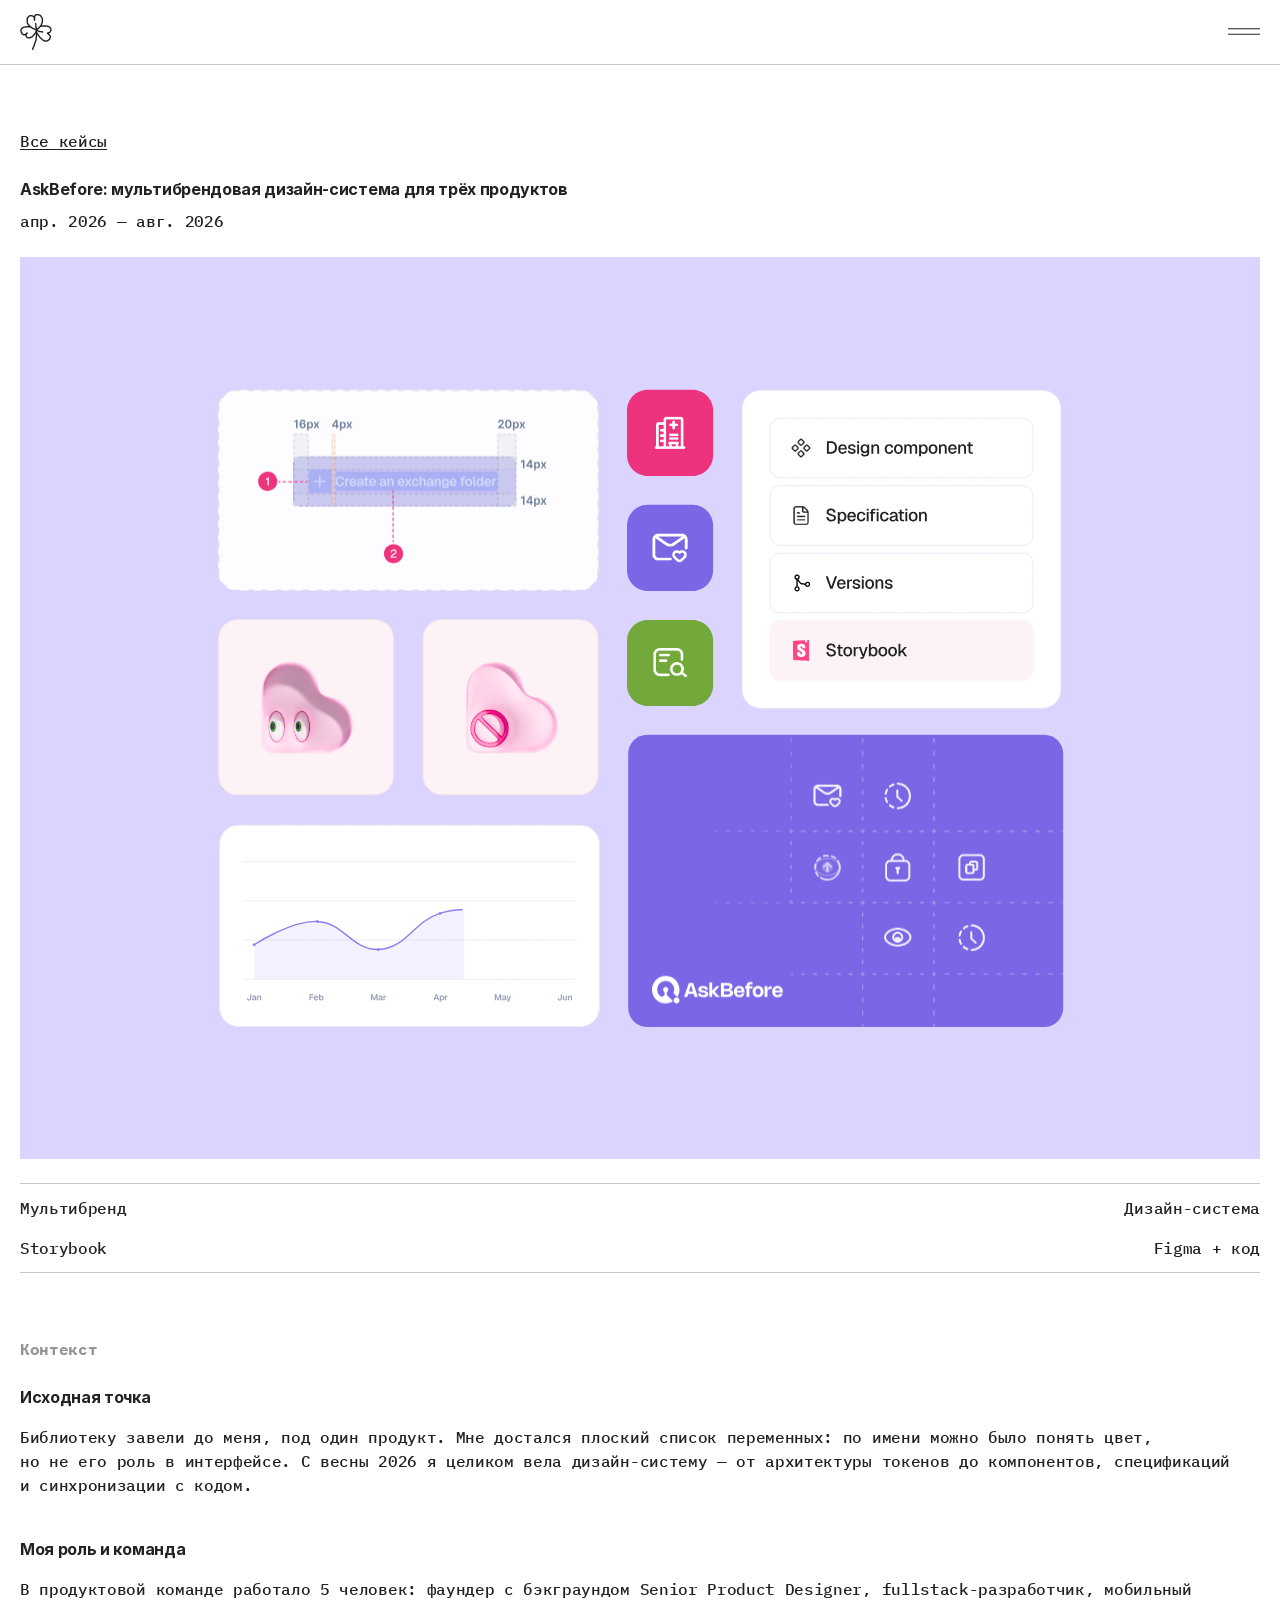
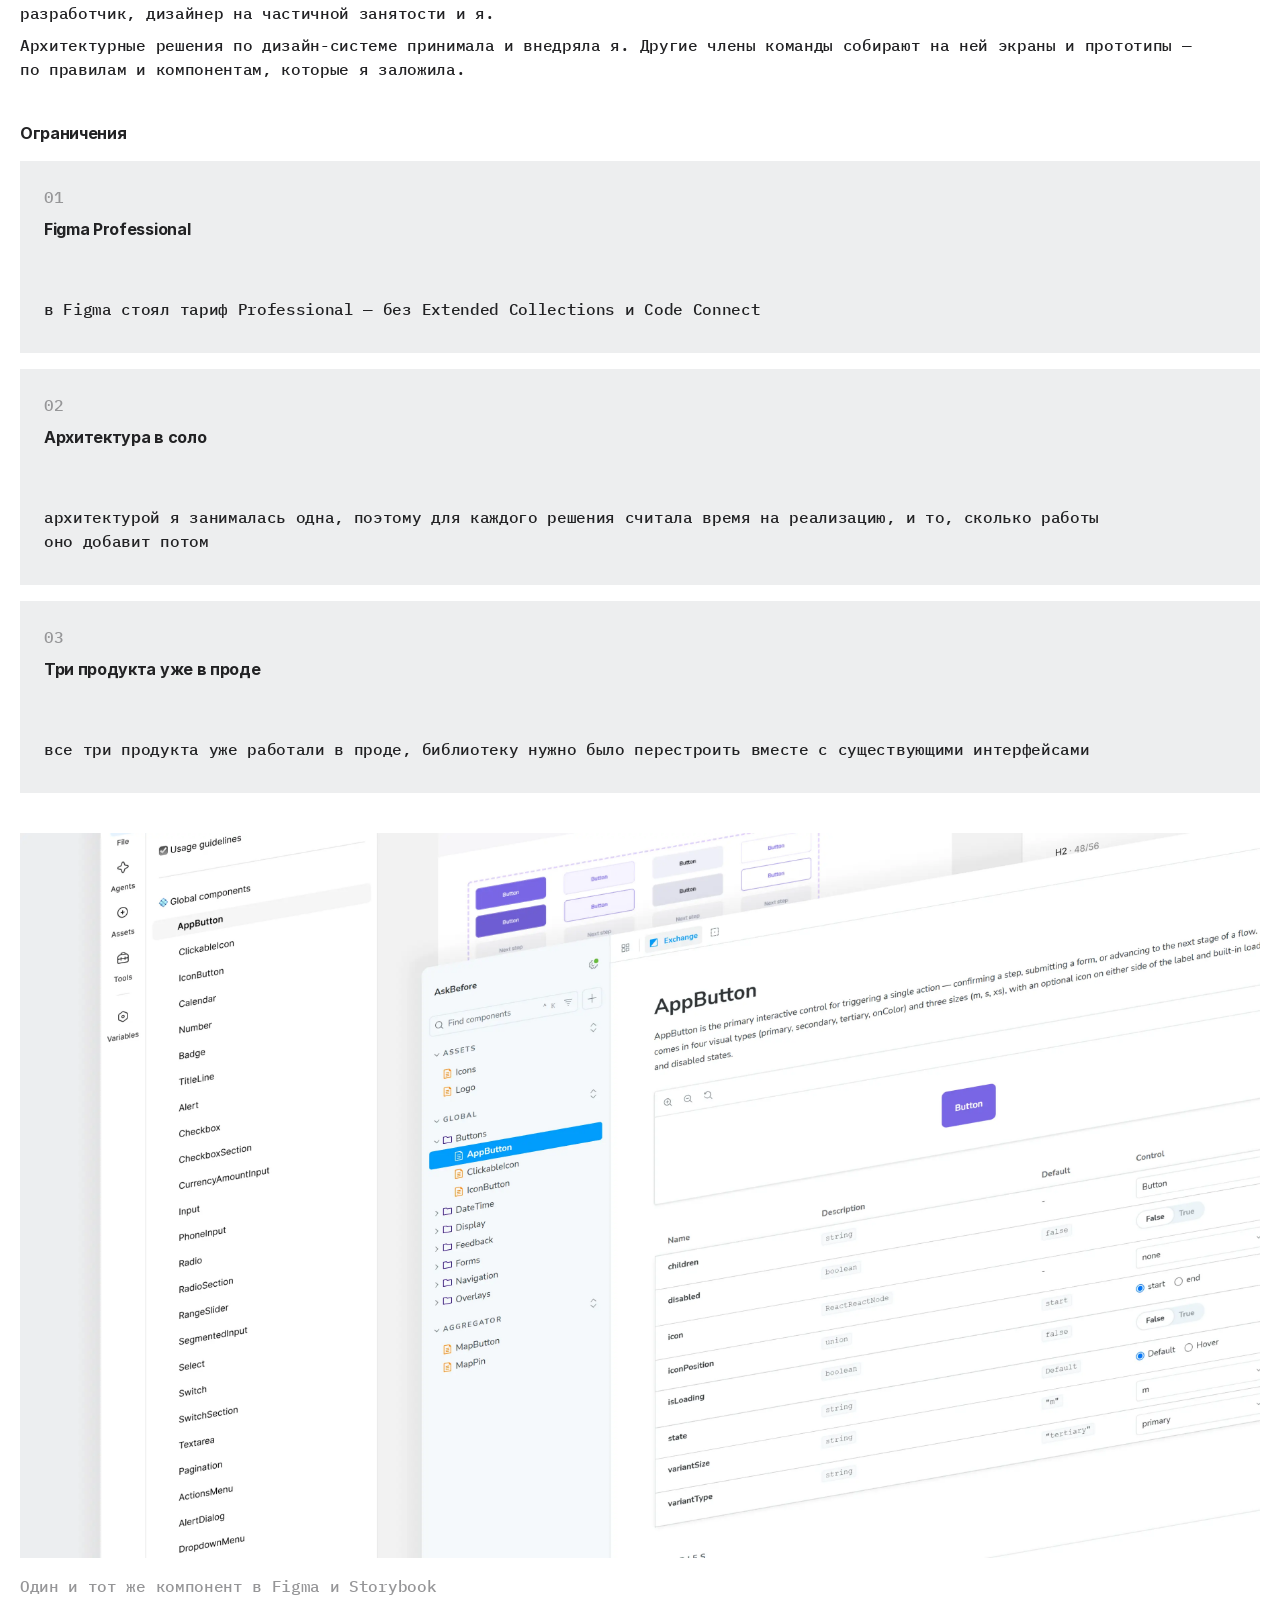
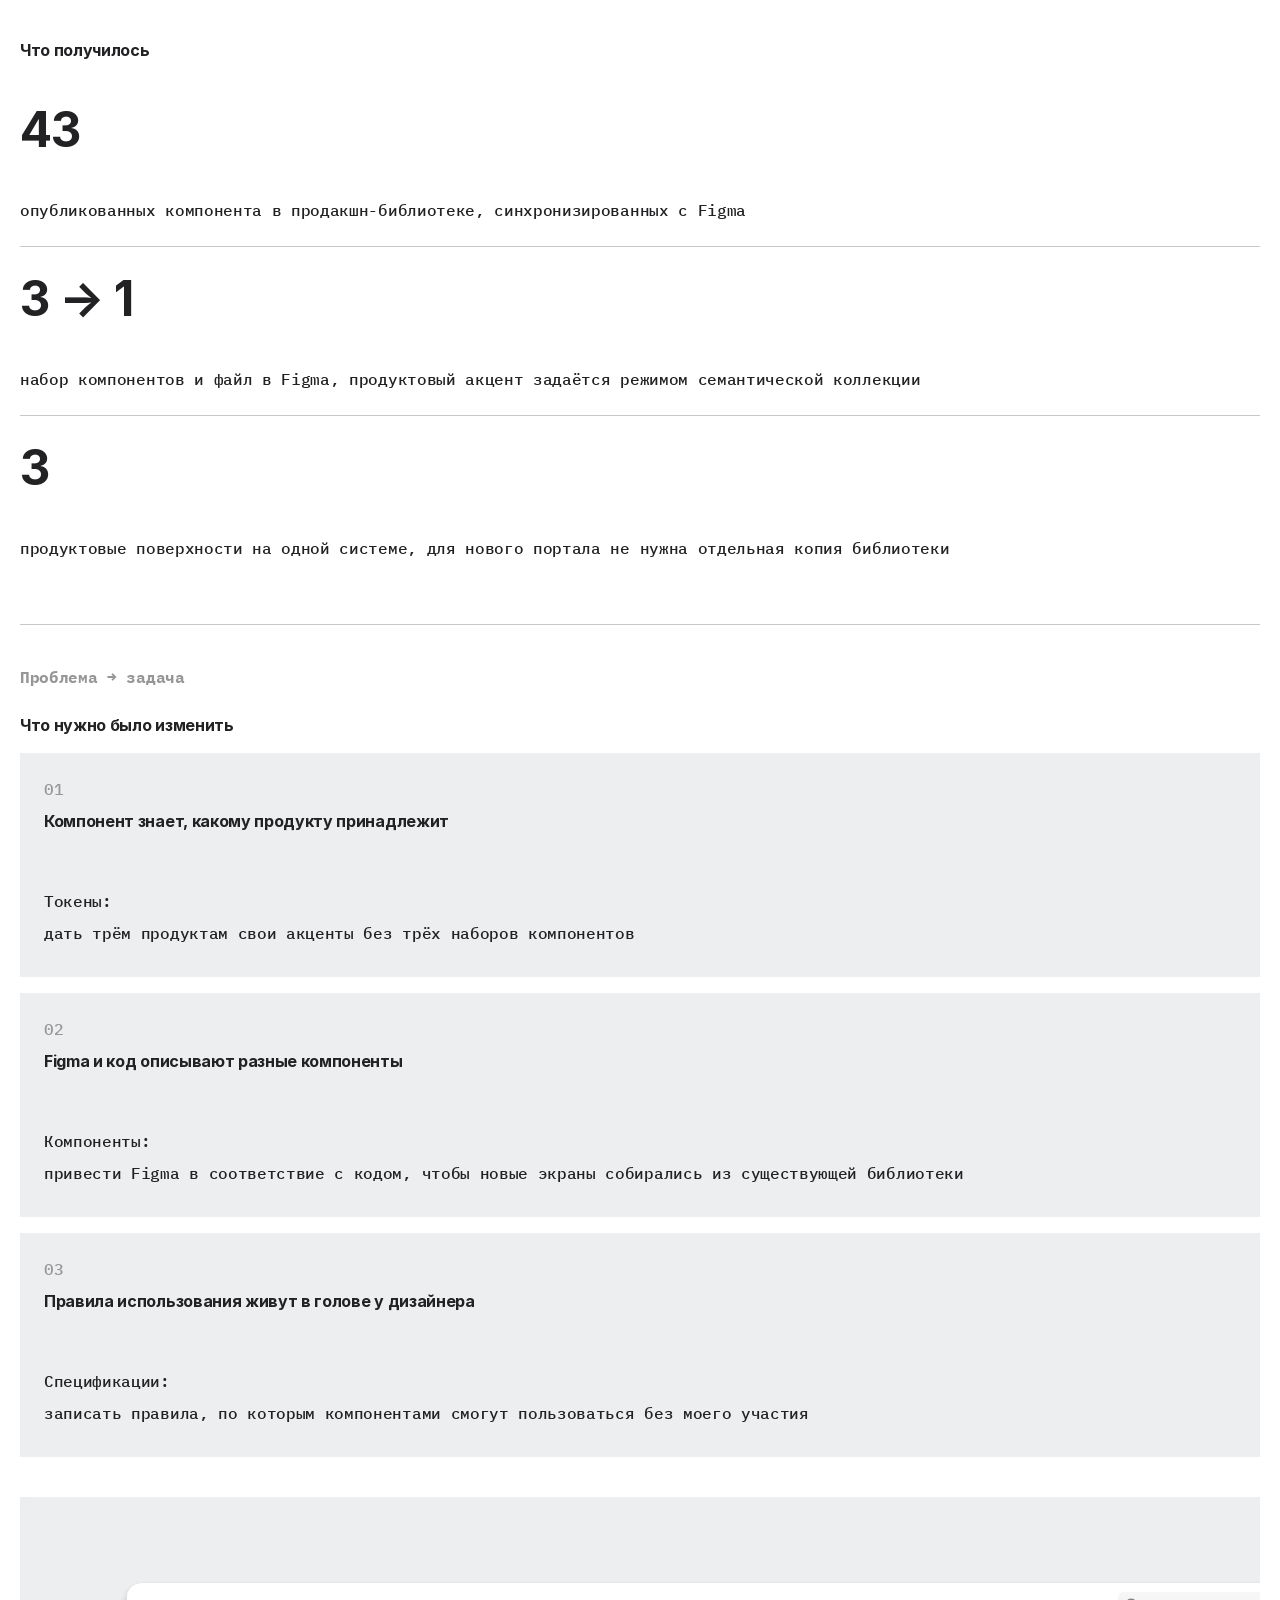
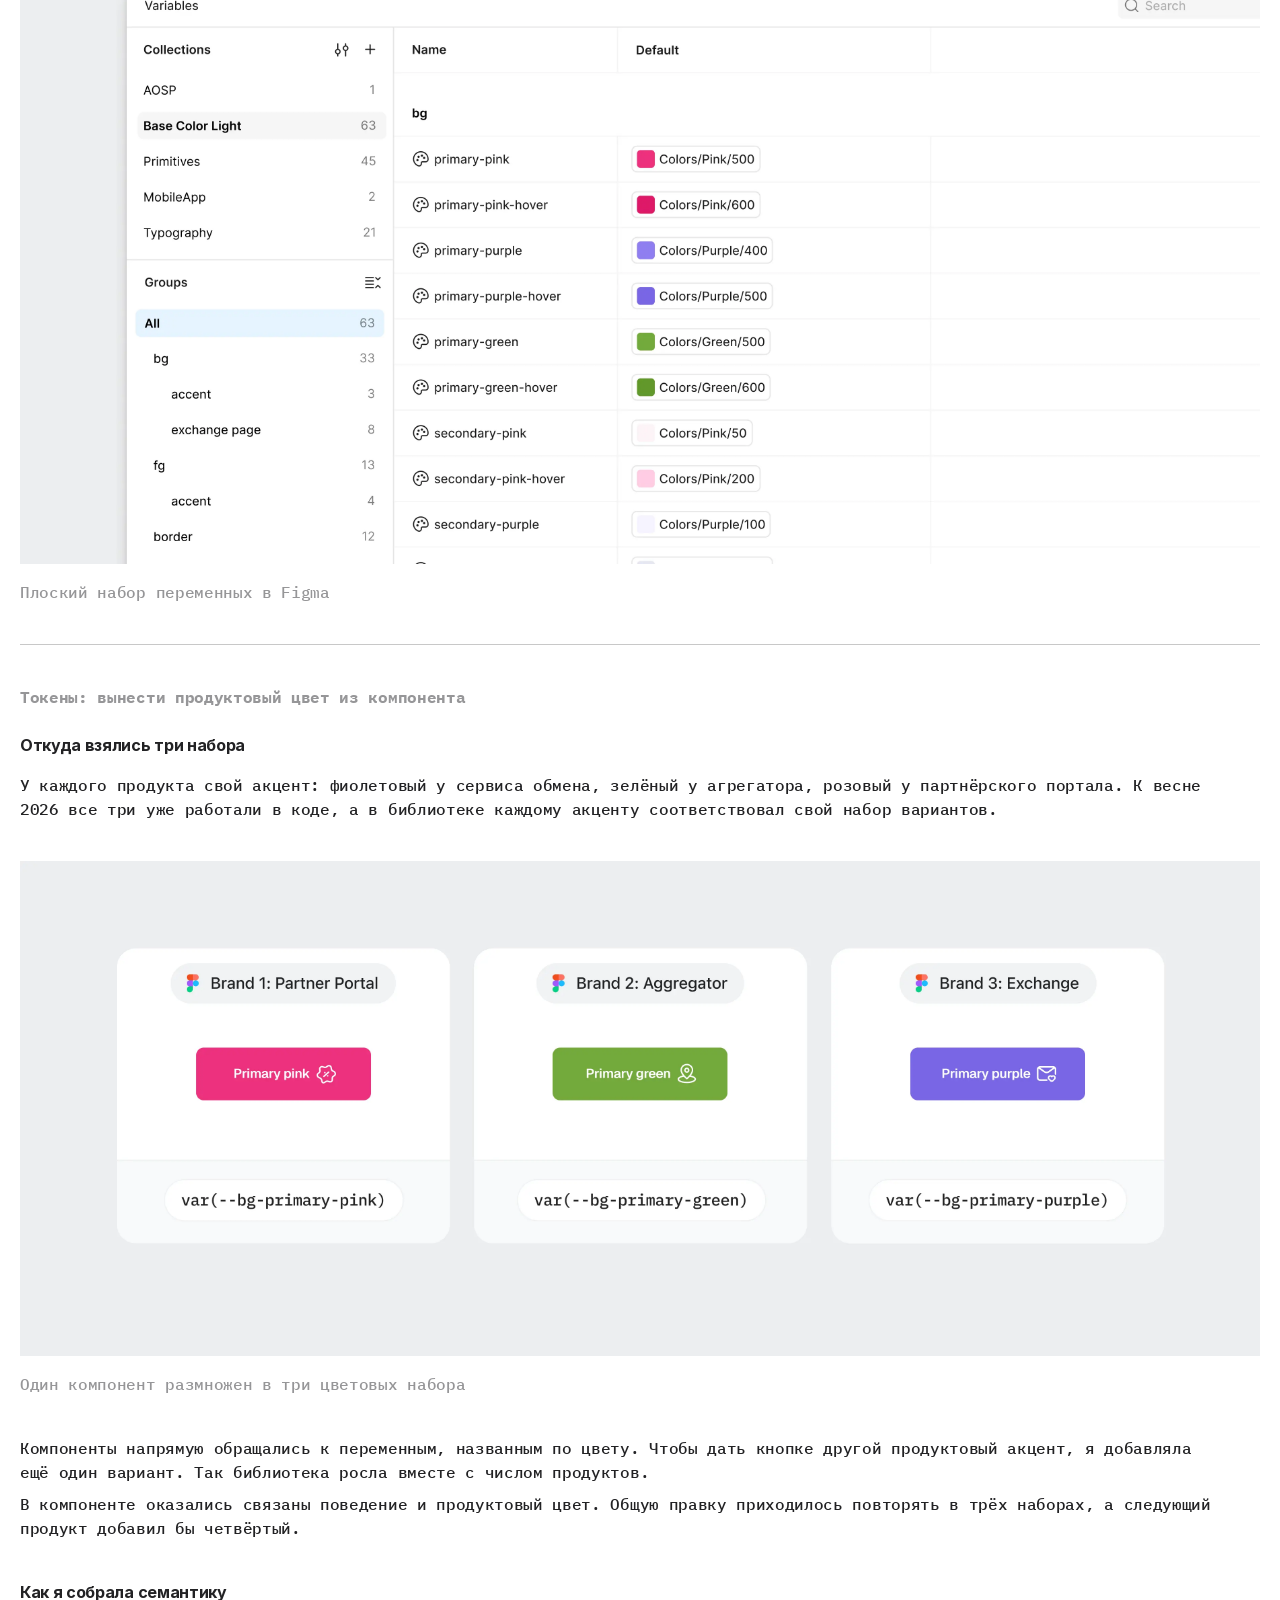
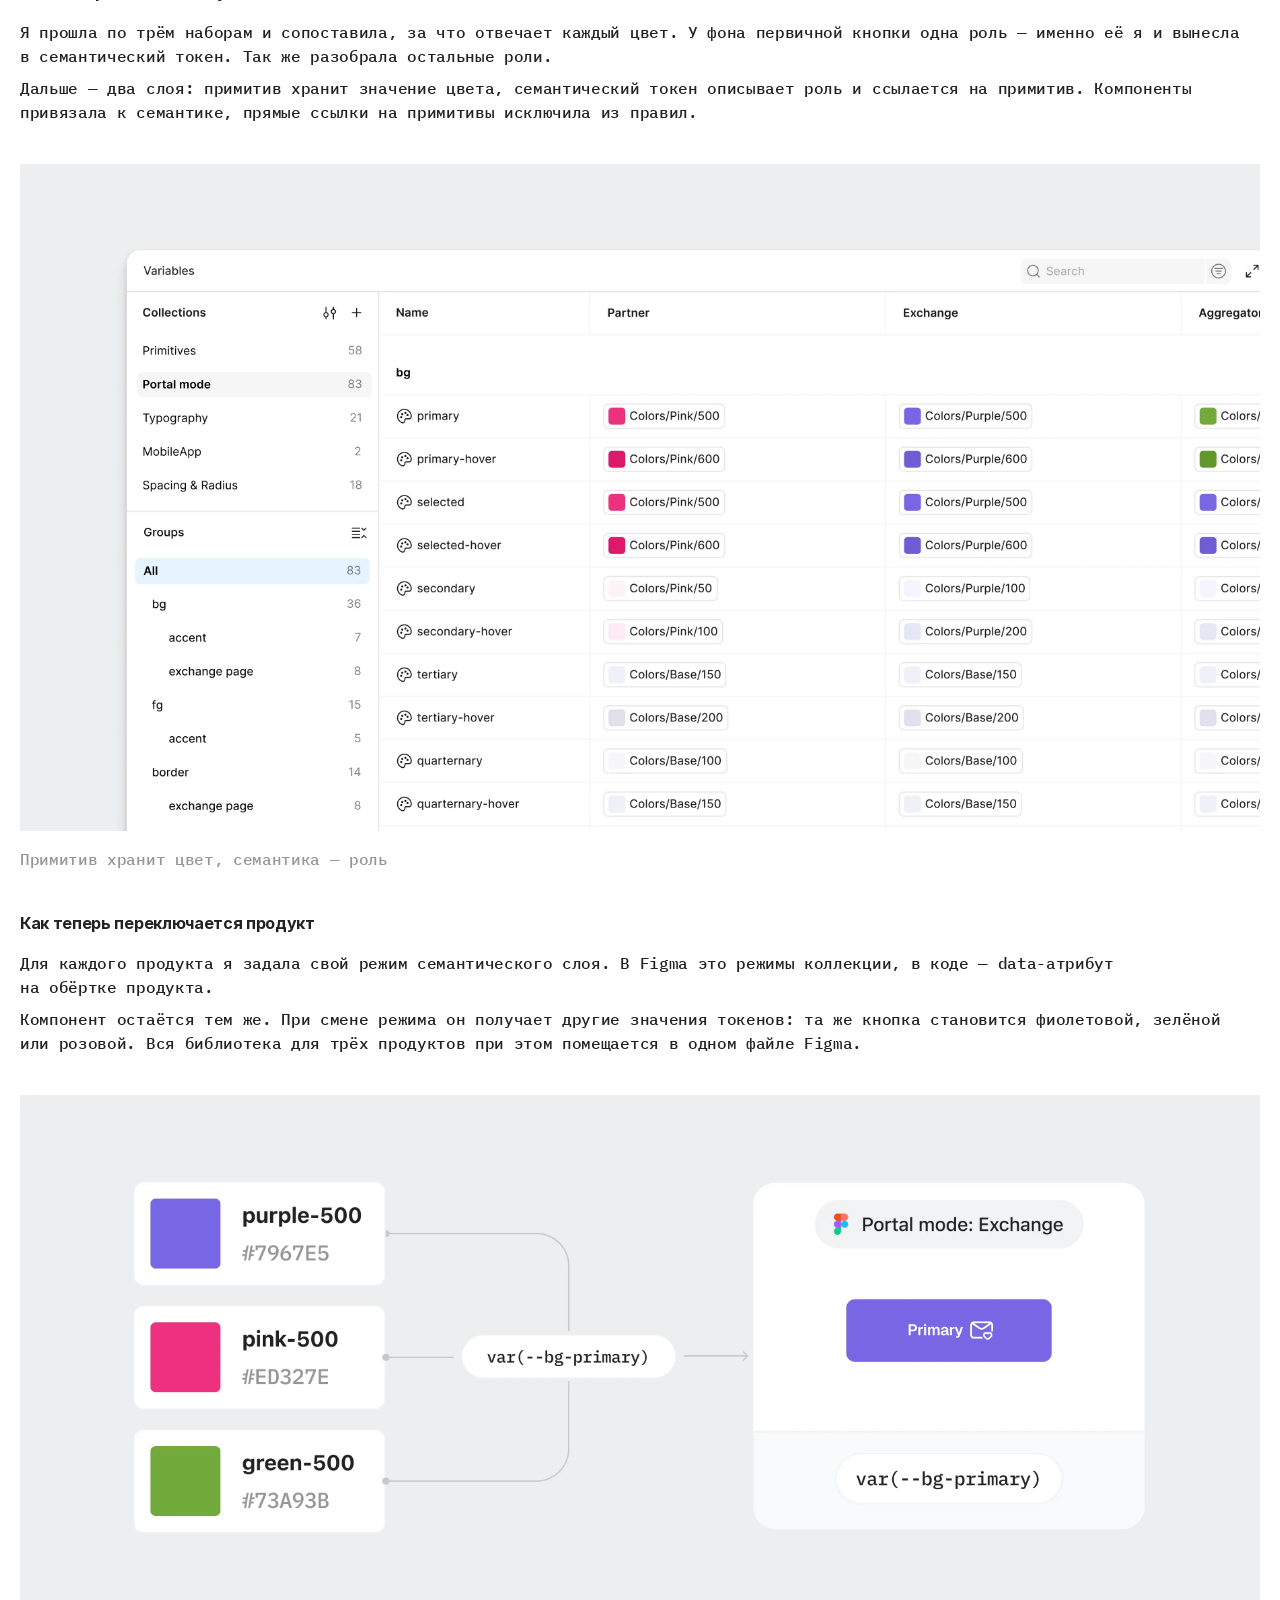
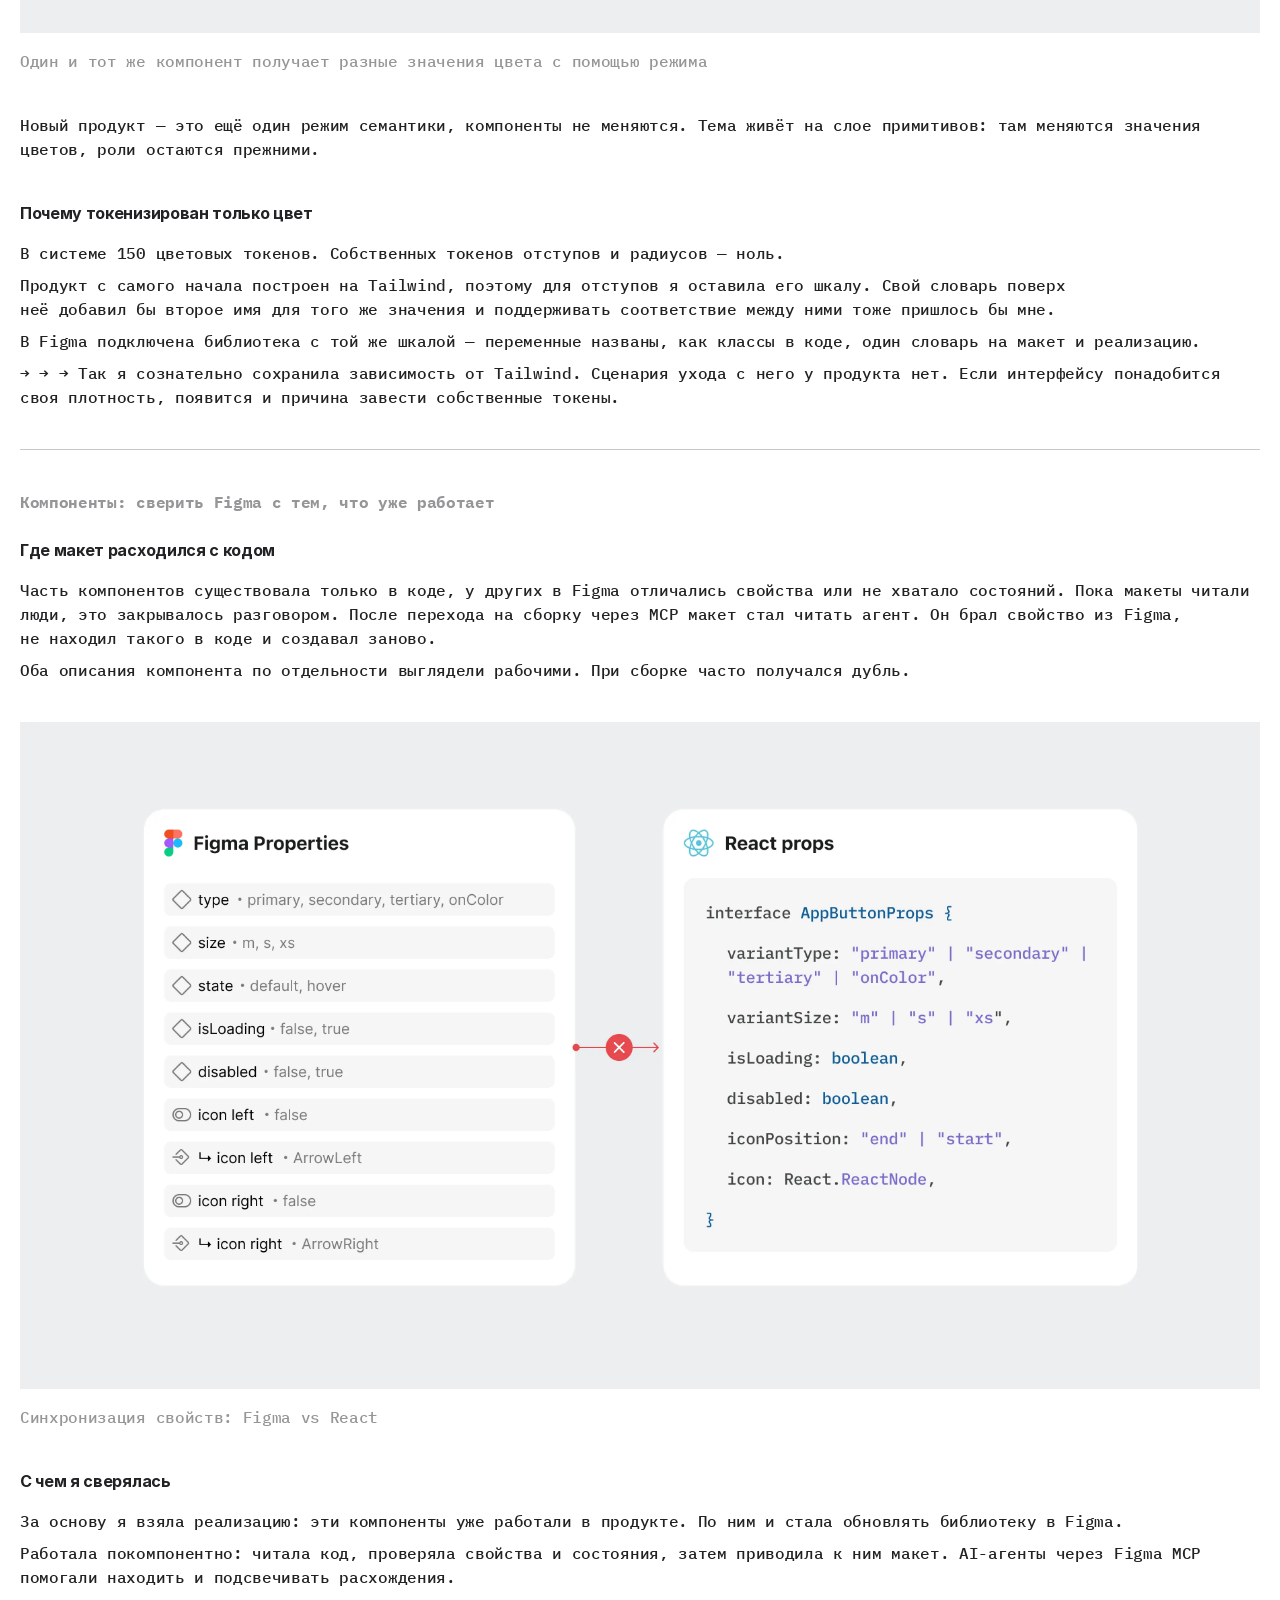
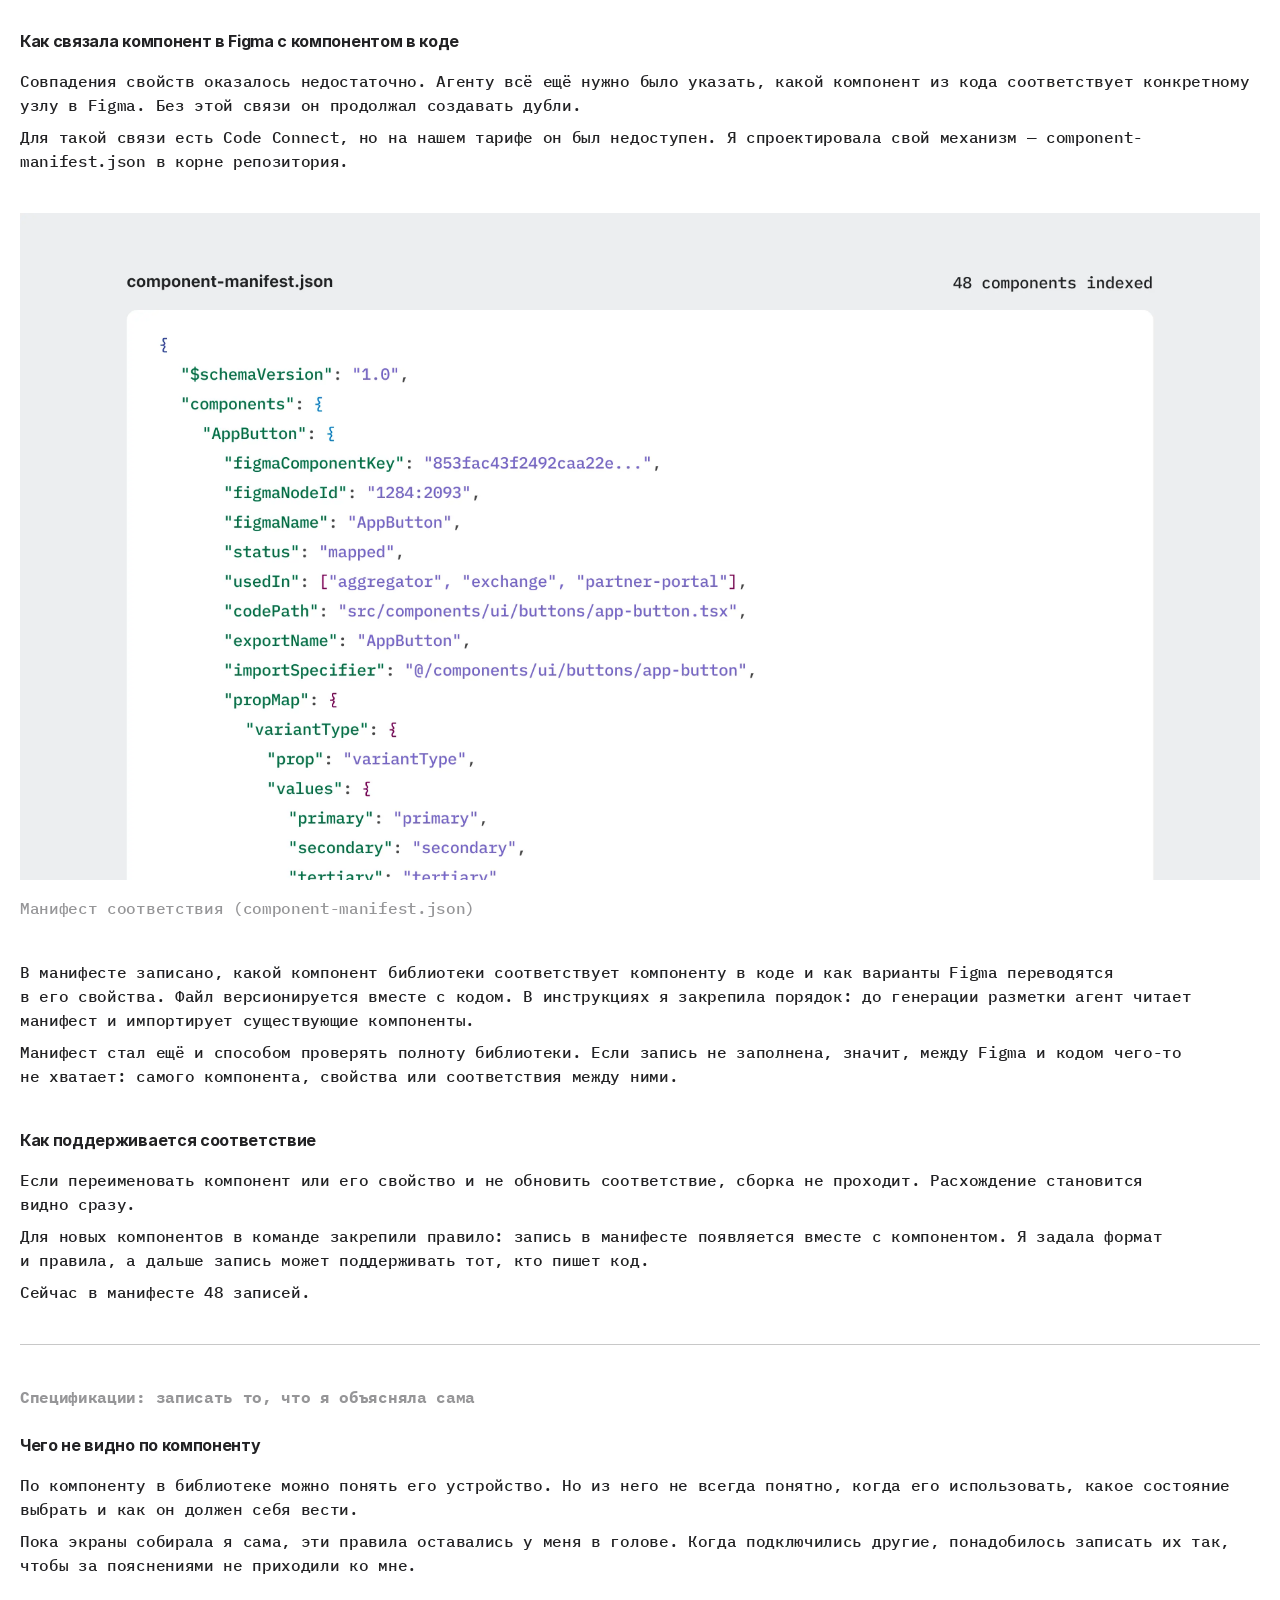
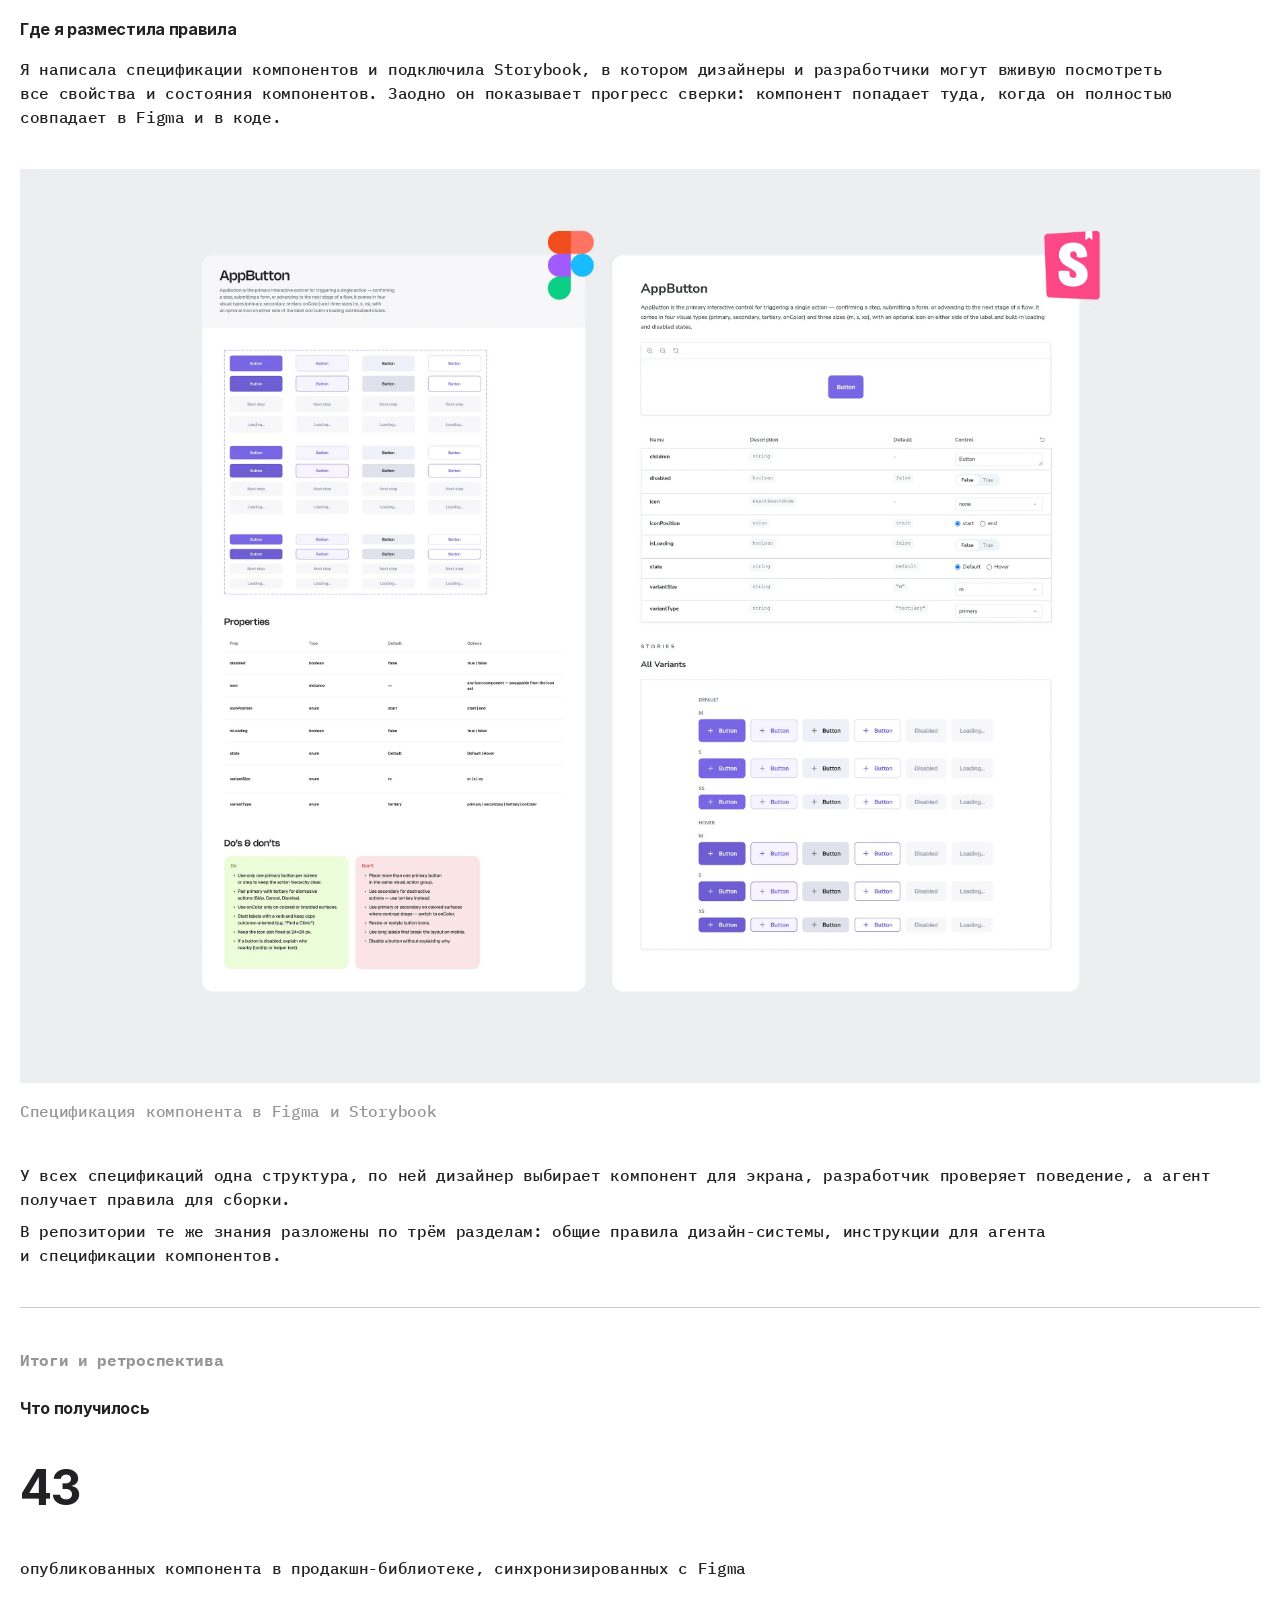
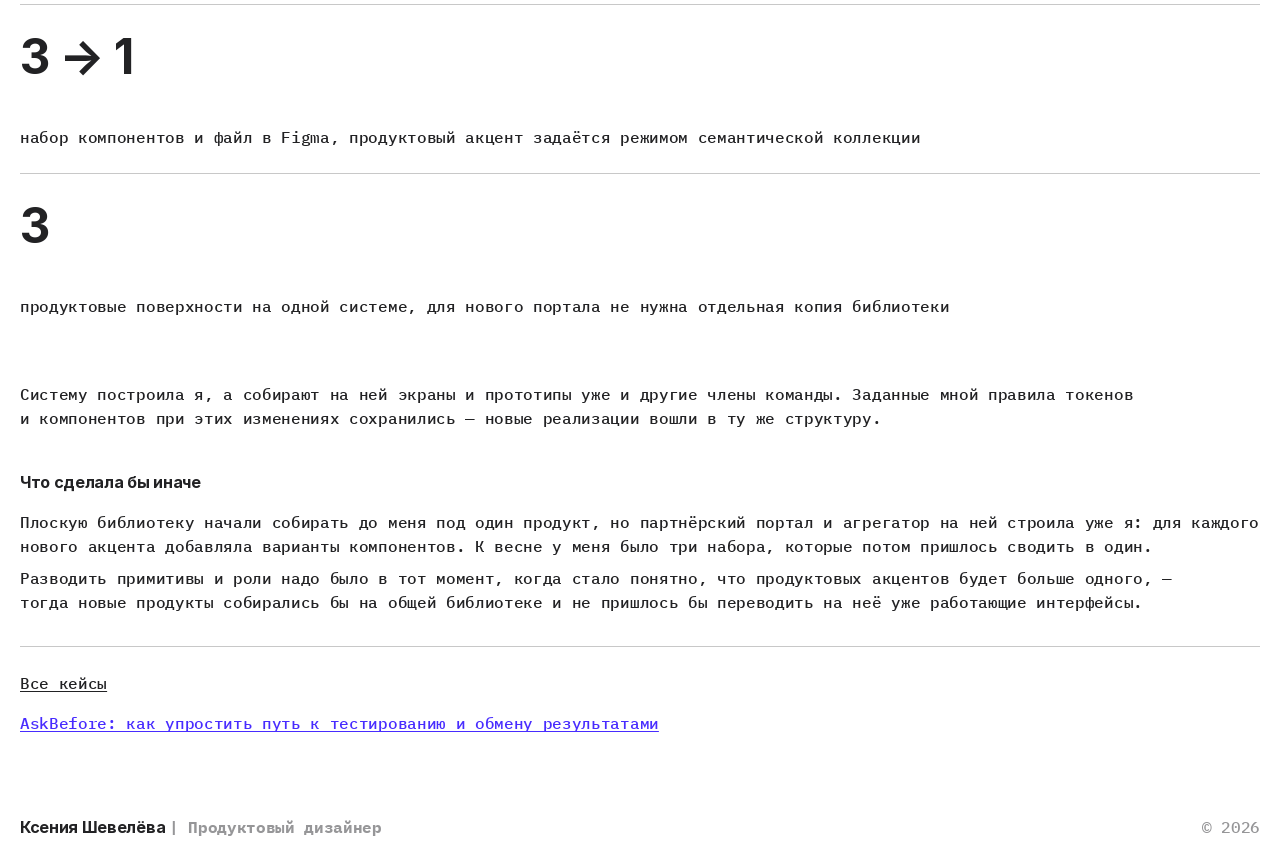
<file: cases/ds.html>
<!DOCTYPE html>
<html lang="ru">
  <head>
    <meta charset="UTF-8" />
    <meta name="viewport" content="width=device-width, initial-scale=1.0" />
    <title>
      Кейс: мультибрендовая дизайн-система — Ксения Шевелёва
    </title>
    <meta
      name="description"
      content="Кейс: мультибрендовая дизайн-система AskBefore для трёх продуктов — токены, компоненты, спецификации и синхронизация Figma с кодом."
    />
    <link rel="alternate" hreflang="ru" href="https://eslichtne.github.io/portfolio/cases/ds" />
    <link rel="alternate" hreflang="en" href="https://eslichtne.github.io/portfolio/en/cases/ds" />
    <!-- Open Graph -->
    <meta property="og:type" content="website" />
    <meta property="og:site_name" content="Ксения Шевелёва" />
    <meta property="og:url" content="https://eslichtne.github.io/portfolio/cases/ds" />
    <meta property="og:title" content="Кейс: мультибрендовая дизайн-система — Ксения Шевелёва" />
    <meta property="og:description" content="Кейс: мультибрендовая дизайн-система AskBefore для трёх продуктов — токены, компоненты, спецификации и синхронизация Figma с кодом." />
    <meta property="og:image" content="https://eslichtne.github.io/portfolio/assets/og/og.png" />
    <meta property="og:image:width" content="1200" />
    <meta property="og:image:height" content="630" />
    <meta property="og:locale" content="ru_RU" />
    <meta name="twitter:card" content="summary_large_image" />
    <link rel="icon" href="../assets/favicon.ico" sizes="any" />
    <link rel="icon" href="../assets/favicon.svg" type="image/svg+xml" />
    <link rel="apple-touch-icon" href="../assets/apple-touch-icon.png" />
    <link
      rel="icon"
      href="../assets/icon-512.png"
      type="image/png"
      sizes="512x512"
    />
    <link
      rel="preload"
      href="../assets/fonts/ibm-medium.woff2"
      as="font"
      type="font/woff2"
      crossorigin
    />
    <link rel="stylesheet" href="../css/tokens.css" />
    <link rel="stylesheet" href="../css/reset.css" />
    <link rel="stylesheet" href="../css/typography.css" />
    <link rel="stylesheet" href="../css/main.css" />
    <!-- Microsoft Clarity -->
    <script type="text/javascript">
        (function(c,l,a,r,i,t,y){
            c[a]=c[a]||function(){(c[a].q=c[a].q||[]).push(arguments)};
            t=l.createElement(r);t.async=1;t.src="https://www.clarity.ms/tag/"+i;
            y=l.getElementsByTagName(r)[0];y.parentNode.insertBefore(t,y);
        })(window, document, "clarity", "script", "yzztn9lsdh");
    </script>
  </head>
  <body>
    <div class="page">
      <header class="header">
        <div class="limiter header__inner">
          <div class="header__brand">
            <a class="header__logo" href="../" aria-label="На главную">
              <img
                src="../assets/images/logo.svg"
                width="32"
                height="40"
                alt=""
              />
            </a>
          </div>

          <nav class="header__nav" aria-label="Основная навигация">
            <div class="header__links">
              <a class="link header__link" href="../#about">Обо мне</a>
              <a class="link header__link" href="https://drive.google.com/file/d/1JG-x4sthd5C1vM5ESfaY1iLIdnaHIqLw/view?usp=sharing" target="_blank" rel="noopener noreferrer">CV</a>
              <a class="link header__link" href="https://t.me/EsLichtne" target="_blank" rel="noopener noreferrer">Telegram</a>
              <a class="link header__link" href="https://www.linkedin.com/in/eslichtne/" target="_blank" rel="noopener noreferrer">Linkedin</a>
            </div>
            <p class="text header__lang" aria-label="Язык">
              <span aria-current="true">Ru</span>|<a href="../en/cases/ds" hreflang="en" lang="en">Eng</a>
            </p>
          </nav>
        </div>
      </header>

      <div class="menu-overlay" data-menu-overlay></div>
      <nav class="menu" id="mobile-menu" data-menu-panel aria-label="Меню">
        <div class="menu__body">
          <div class="menu__nav">
            <a class="link menu__link" href="../#cases">Кейсы</a>
            <a class="link menu__link" href="../#about">Обо мне</a>
          </div>
          <div class="menu__contacts">
            <p class="subheading menu__label">Контакты</p>
            <div class="menu__contact-links">
              <a class="link menu__link" href="https://drive.google.com/file/d/1JG-x4sthd5C1vM5ESfaY1iLIdnaHIqLw/view?usp=sharing" target="_blank" rel="noopener noreferrer">CV</a>
              <a class="link menu__link" href="https://t.me/EsLichtne" target="_blank" rel="noopener noreferrer">Telegram</a>
              <a class="link menu__link" href="https://www.linkedin.com/in/eslichtne/" target="_blank" rel="noopener noreferrer">Linkedin</a>
            </div>
          </div>
        </div>
        <p class="text menu__lang" aria-label="Язык">
          <span aria-current="true">Ru</span>|<a href="../en/cases/ds" hreflang="en" lang="en">Eng</a>
        </p>
      </nav>
      <button type="button" class="header__menu-btn" data-menu-button
        aria-expanded="false" aria-controls="mobile-menu"
        aria-label="Открыть меню" data-menu-close-label="Закрыть меню">
        <span class="header__menu-icon" aria-hidden="true">
          <span class="header__menu-line"></span>
          <span class="header__menu-line"></span>
        </span>
      </button>

      <div class="main">
        <main class="main__content case-page">
          <div class="case-main">
            <div class="case-hero">
              <a class="link case-hero__back" href="../">Все&nbsp;кейсы</a>

              <div class="case-hero__heading">
                <h1 class="heading case-hero__title">
                  AskBefore: мультибрендовая дизайн-система для&nbsp;трёх
                  продуктов
                </h1>
                <p class="text case-hero__date">апр. 2026&nbsp;— авг. 2026</p>
              </div>

              <div class="case-hero__cover">
                <img
                  src="../assets/images/cases/ds/cover.webp"
                  alt="Коллаж компонентов мультибрендовой дизайн-системы AskBefore"
                  width="3680"
                  height="2720"
                />
                <div class="case-hero__lottie" data-cover-lottie data-lottie-play="visible" data-src="../assets/images/cases/ds/cover.json" aria-hidden="true"></div>
              </div>

              <div class="case-hero__meta">
                <p class="text">Мультибренд</p>
                <p class="text">Дизайн-система</p>
                <div class="case-hero__meta-end">
                  <p class="text">Storybook</p>
                  <p class="text">Figma + код</p>
                </div>
              </div>
            </div>

            <div class="case-body">
              <nav class="case-toc" aria-label="Содержание кейса" data-case-toc>
              <a class="case-toc__item is-active" href="#context">
                <span class="text case-toc__num">01</span>
                <span class="text case-toc__label">Контекст</span>
              </a>
              <a class="case-toc__item" href="#task">
                <span class="text case-toc__num">02</span>
                <span class="text case-toc__label">Проблема → задача</span>
              </a>
              <a class="case-toc__item" href="#tokens">
                <span class="text case-toc__num">03</span>
                <span class="text case-toc__label">Токены</span>
              </a>
              <a class="case-toc__item" href="#components">
                <span class="text case-toc__num">04</span>
                <span class="text case-toc__label">Компоненты</span>
              </a>
              <a class="case-toc__item" href="#specs">
                <span class="text case-toc__num">05</span>
                <span class="text case-toc__label">Спецификации</span>
              </a>
              <a class="case-toc__item" href="#results">
                <span class="text case-toc__num">06</span>
                <span class="text case-toc__label"
                  >Итоги и&nbsp;ретроспектива</span
                >
              </a>
            </nav>

            <div class="case-content">
              <section class="case-section" id="context">
                <h2 class="subheading case-section__label">Контекст</h2>

                <div class="case-section__body">
                  <div class="case-block">
                    <h3 class="heading">Исходная точка</h3>
                    <div class="case-prose">
                      <p class="text">
                        Библиотеку завели до&nbsp;меня, под&nbsp;один продукт.
                        Мне&nbsp;достался плоский список переменных:
                        по&nbsp;имени можно было понять цвет,
                        но&nbsp;не&nbsp;его&nbsp;роль в&nbsp;интерфейсе.
                        С&nbsp;весны 2026&nbsp;я&nbsp;целиком вела
                        дизайн-систему&nbsp;— от&nbsp;архитектуры токенов
                        до&nbsp;компонентов, спецификаций и&nbsp;синхронизации
                        с&nbsp;кодом.
                      </p>
                    </div>
                  </div>

                  <div class="case-block">
                    <h3 class="heading">Моя&nbsp;роль и&nbsp;команда</h3>
                    <div class="case-prose">
                      <p class="text">
                        В&nbsp;продуктовой команде работало
                        5&nbsp;человек: фаундер с&nbsp;бэкграундом
                        Senior Product Designer, fullstack-разработчик,
                        мобильный разработчик, дизайнер
                        на&nbsp;частичной занятости и&nbsp;я.
                      </p>
                      <p class="text">
                        Архитектурные решения по&nbsp;дизайн-системе
                        принимала и&nbsp;внедряла&nbsp;я. Другие члены команды
                        собирают на&nbsp;ней&nbsp;экраны и&nbsp;прототипы&nbsp;—
                        по&nbsp;правилам и&nbsp;компонентам, которые
                        я&nbsp;заложила.
                      </p>
                    </div>
                  </div>

                  <div class="case-block">
                    <h3 class="heading">Ограничения</h3>
                    <div class="case-cards">
                      <article class="case-card">
                        <div class="case-card__header">
                          <p class="text case-card__index">01</p>
                          <h4 class="heading case-card__title">
                            Figma Professional
                          </h4>
                        </div>
                        <p class="text">
                          в&nbsp;Figma стоял тариф Professional&nbsp;—
                          без&nbsp;Extended Collections и&nbsp;Code Connect
                        </p>
                      </article>
                      <article class="case-card">
                        <div class="case-card__header">
                          <p class="text case-card__index">02</p>
                          <h4 class="heading case-card__title">
                            Архитектура в&nbsp;соло
                          </h4>
                        </div>
                        <p class="text">
                          архитектурой я&nbsp;занималась одна, поэтому
                          для&nbsp;каждого решения считала время
                          на&nbsp;реализацию, и&nbsp;то, сколько работы
                          оно&nbsp;добавит потом
                        </p>
                      </article>
                      <article class="case-card">
                        <div class="case-card__header">
                          <p class="text case-card__index">03</p>
                          <h4 class="heading case-card__title">
                            Три&nbsp;продукта уже&nbsp;в&nbsp;проде
                          </h4>
                        </div>
                        <p class="text">
                          все&nbsp;три&nbsp;продукта уже&nbsp;работали
                          в&nbsp;проде, библиотеку нужно было перестроить
                          вместе с&nbsp;существующими интерфейсами
                        </p>
                      </article>
                    </div>
                  </div>

                  <figure class="case-figure">
                    <div class="case-figure__media case-figure__media--539">
                      <img
                        src="../assets/images/cases/ds/ds-8.webp"
                        alt="Один и тот же компонент в Figma и Storybook"
                        width="3692"
                        height="2160"
                      />
                    </div>
                    <figcaption class="text case-figure__caption">
                      Один и&nbsp;тот&nbsp;же&nbsp;компонент в&nbsp;Figma
                      и&nbsp;Storybook
                    </figcaption>
                  </figure>

                  <div class="case-block">
                    <h3 class="heading">Что&nbsp;получилось</h3>
                    <div class="case-metrics">
                      <article class="case-metric case-metric--primary">
                        <p class="number case-metric__value">43</p>
                        <p class="text">
                          опубликованных компонента
                          в&nbsp;продакшн-библиотеке, синхронизированных
                          с&nbsp;Figma
                        </p>
                      </article>
                      <article class="case-metric case-metric--secondary">
                        <p class="number case-metric__value">3&nbsp;→&nbsp;1</p>
                        <p class="text">
                          набор компонентов и&nbsp;файл в&nbsp;Figma,
                          продуктовый акцент задаётся режимом семантической
                          коллекции
                        </p>
                      </article>
                      <article class="case-metric case-metric--tertiary">
                        <p class="number case-metric__value">3</p>
                        <p class="text">
                          продуктовые поверхности на&nbsp;одной системе,
                          для&nbsp;нового портала не&nbsp;нужна отдельная
                          копия библиотеки
                        </p>
                      </article>
                    </div>
                  </div>
                </div>
              </section>

              <section class="case-section" id="task">
                <h2 class="subheading case-section__label">
                  Проблема → задача
                </h2>

                <div class="case-section__body">
                  <div class="case-block">
                    <h3 class="heading">Что&nbsp;нужно было изменить</h3>
                    <div class="case-cards">
                      <article class="case-card">
                        <div class="case-card__header">
                          <p class="text case-card__index">01</p>
                          <h4 class="heading case-card__title">
                            Компонент знает, какому продукту принадлежит
                          </h4>
                        </div>
                        <div class="case-prose">
                          <p class="text">Токены:</p>
                          <p class="text">
                            дать трём продуктам свои акценты
                            без&nbsp;трёх наборов компонентов
                          </p>
                        </div>
                      </article>
                      <article class="case-card">
                        <div class="case-card__header">
                          <p class="text case-card__index">02</p>
                          <h4 class="heading case-card__title">
                            Figma и&nbsp;код&nbsp;описывают разные компоненты
                          </h4>
                        </div>
                        <div class="case-prose">
                          <p class="text">Компоненты:</p>
                          <p class="text">
                            привести Figma в&nbsp;соответствие с&nbsp;кодом,
                            чтобы&nbsp;новые экраны собирались
                            из&nbsp;существующей библиотеки
                          </p>
                        </div>
                      </article>
                      <article class="case-card">
                        <div class="case-card__header">
                          <p class="text case-card__index">03</p>
                          <h4 class="heading case-card__title">
                            Правила использования живут в&nbsp;голове
                            у&nbsp;дизайнера
                          </h4>
                        </div>
                        <div class="case-prose">
                          <p class="text">Спецификации:</p>
                          <p class="text">
                            записать правила, по&nbsp;которым компонентами
                            смогут пользоваться без&nbsp;моего участия
                          </p>
                        </div>
                      </article>
                    </div>
                  </div>

                  <figure class="case-figure">
                    <div class="case-figure__media case-figure__media--496">
                      <img
                        src="../assets/images/cases/ds/ds-7.webp"
                        alt="Плоский набор переменных в Figma"
                        width="3692"
                        height="1984"
                      />
                    </div>
                    <figcaption class="text case-figure__caption">
                      Плоский набор переменных в&nbsp;Figma
                    </figcaption>
                  </figure>
                </div>
              </section>

              <section class="case-section" id="tokens">
                <h2 class="subheading case-section__label">
                  Токены: вынести продуктовый цвет из&nbsp;компонента
                </h2>

                <div class="case-section__body">
                  <div class="case-block">
                    <h3 class="heading">Откуда взялись три&nbsp;набора</h3>
                    <div class="case-prose">
                      <p class="text">
                        У&nbsp;каждого продукта свой акцент: фиолетовый
                        у&nbsp;сервиса обмена, зелёный у&nbsp;агрегатора,
                        розовый у&nbsp;партнёрского портала. К&nbsp;весне
                        2026&nbsp;все&nbsp;три&nbsp;уже&nbsp;работали
                        в&nbsp;коде, а&nbsp;в&nbsp;библиотеке каждому акценту
                        соответствовал свой набор вариантов.
                      </p>
                    </div>
                  </div>

                  <figure class="case-figure">
                    <div class="case-figure__media case-figure__media--368">
                      <img
                        src="../assets/images/cases/ds/ds-1.webp"
                        alt="Три цветовых набора одного компонента для продуктов AskBefore"
                        width="3688"
                        height="1472"
                      />
                    </div>
                    <figcaption class="text case-figure__caption">
                      Один компонент размножен в&nbsp;три&nbsp;цветовых набора
                    </figcaption>
                  </figure>

                  <div class="case-prose">
                    <p class="text">
                      Компоненты напрямую обращались к&nbsp;переменным,
                      названным по&nbsp;цвету. Чтобы&nbsp;дать кнопке другой
                      продуктовый акцент, я&nbsp;добавляла
                      ещё&nbsp;один вариант. Так&nbsp;библиотека росла вместе
                      с&nbsp;числом продуктов.
                    </p>
                    <p class="text">
                      В&nbsp;компоненте оказались связаны поведение
                      и&nbsp;продуктовый цвет. Общую правку приходилось
                      повторять в&nbsp;трёх наборах, а&nbsp;следующий
                      продукт добавил&nbsp;бы&nbsp;четвёртый.
                    </p>
                  </div>

                  <div class="case-block">
                    <h3 class="heading">Как&nbsp;я&nbsp;собрала семантику</h3>
                    <div class="case-prose">
                      <p class="text">
                        Я&nbsp;прошла по&nbsp;трём наборам и&nbsp;сопоставила,
                        за&nbsp;что&nbsp;отвечает каждый цвет. У&nbsp;фона
                        первичной кнопки одна роль&nbsp;— именно
                        её&nbsp;я&nbsp;и&nbsp;вынесла в&nbsp;семантический
                        токен. Так&nbsp;же&nbsp;разобрала остальные роли.
                      </p>
                      <p class="text">
                        Дальше&nbsp;— два&nbsp;слоя: примитив хранит значение
                        цвета, семантический токен описывает роль
                        и&nbsp;ссылается на&nbsp;примитив. Компоненты
                        привязала к&nbsp;семантике, прямые ссылки
                        на&nbsp;примитивы исключила из&nbsp;правил.
                      </p>
                    </div>
                  </div>

                  <figure class="case-figure">
                    <div class="case-figure__media case-figure__media--496">
                      <img
                        src="../assets/images/cases/ds/ds-6.webp"
                        alt="Примитив хранит цвет, семантика — роль"
                        width="3692"
                        height="1984"
                      />
                    </div>
                    <figcaption class="text case-figure__caption">
                      Примитив хранит цвет, семантика&nbsp;— роль
                    </figcaption>
                  </figure>

                  <div class="case-block">
                    <h3 class="heading">
                      Как&nbsp;теперь переключается продукт
                    </h3>
                    <div class="case-prose">
                      <p class="text">
                        Для&nbsp;каждого продукта я&nbsp;задала свой режим
                        семантического слоя. В&nbsp;Figma это&nbsp;режимы
                        коллекции, в&nbsp;коде&nbsp;— data-атрибут
                        на&nbsp;обёртке продукта.
                      </p>
                      <p class="text">
                        Компонент остаётся тем&nbsp;же. При&nbsp;смене режима
                        он&nbsp;получает другие значения токенов:
                        та&nbsp;же&nbsp;кнопка становится фиолетовой, зелёной
                        или&nbsp;розовой. Вся&nbsp;библиотека
                        для&nbsp;трёх продуктов при&nbsp;этом помещается
                        в&nbsp;одном файле Figma.
                      </p>
                    </div>
                  </div>

                  <figure class="case-figure">
                    <div class="case-figure__media case-figure__media--400">
                      <img
                        src="../assets/images/cases/ds/ds-2.webp"
                        alt="Один компонент в трёх режимах продуктового цвета"
                        width="3688"
                        height="1600"
                      />
                    </div>
                    <figcaption class="text case-figure__caption">
                      Один и тот же компонент получает разные значения цвета
                      с помощью режима
                    </figcaption>
                  </figure>

                  <div class="case-prose">
                    <p class="text">
                      Новый продукт — это ещё один режим семантики,
                      компоненты не меняются. Тема живёт на слое примитивов:
                      там меняются значения цветов, роли остаются прежними.
                    </p>
                  </div>

                  <div class="case-block">
                    <h3 class="heading">
                      Почему токенизирован только цвет
                    </h3>
                    <div class="case-prose">
                      <p class="text">
                        В&nbsp;системе 150&nbsp;цветовых токенов. Собственных
                        токенов отступов и&nbsp;радиусов&nbsp;— ноль.
                      </p>
                      <p class="text">
                        Продукт с&nbsp;самого начала построен на&nbsp;Tailwind,
                        поэтому для&nbsp;отступов я&nbsp;оставила
                        его&nbsp;шкалу. Свой словарь поверх
                        неё&nbsp;добавил&nbsp;бы&nbsp;второе
                        имя&nbsp;для&nbsp;того&nbsp;же&nbsp;значения
                        и&nbsp;поддерживать соответствие между&nbsp;ними
                        тоже&nbsp;пришлось&nbsp;бы&nbsp;мне.
                      </p>
                      <p class="text">
                        В Figma подключена библиотека с той же шкалой —
                        переменные названы, как классы в коде, один словарь на
                        макет и реализацию.
                      </p>
                      <p class="text">
                        → → → Так&nbsp;я&nbsp;сознательно сохранила
                        зависимость от&nbsp;Tailwind. Сценария ухода
                        с&nbsp;него у&nbsp;продукта&nbsp;нет.
                        Если&nbsp;интерфейсу понадобится своя плотность,
                        появится и&nbsp;причина завести собственные токены.
                      </p>
                    </div>
                  </div>
                </div>
              </section>

              <section class="case-section" id="components">
                <h2 class="subheading case-section__label">
                  Компоненты: сверить Figma с&nbsp;тем, что&nbsp;уже&nbsp;работает
                </h2>

                <div class="case-section__body">
                  <div class="case-block">
                    <h3 class="heading">
                      Где&nbsp;макет расходился с&nbsp;кодом
                    </h3>
                    <div class="case-prose">
                      <p class="text">
                        Часть компонентов существовала только в коде, у других
                        в Figma отличались свойства или не хватало состояний.
                        Пока макеты читали люди, это закрывалось разговором.
                        После&nbsp;перехода на&nbsp;сборку через&nbsp;MCP макет
                        стал читать агент. Он&nbsp;брал свойство
                        из&nbsp;Figma, не&nbsp;находил такого в&nbsp;коде
                        и&nbsp;создавал заново.
                      </p>
                      <p class="text">
                        Оба&nbsp;описания компонента по&nbsp;отдельности
                        выглядели рабочими. При&nbsp;сборке часто получался
                        дубль.
                      </p>
                    </div>
                  </div>

                  <figure class="case-figure">
                    <div class="case-figure__media case-figure__media--496">
                      <img
                        src="../assets/images/cases/ds/ds-3.webp"
                        alt="Сравнение свойств компонента в Figma и React"
                        width="3692"
                        height="1984"
                      />
                    </div>
                    <figcaption class="text case-figure__caption">
                      Синхронизация свойств: Figma vs React
                    </figcaption>
                  </figure>

                  <div class="case-block">
                    <h3 class="heading">С&nbsp;чем&nbsp;я сверялась</h3>
                    <div class="case-prose">
                      <p class="text">
                        За&nbsp;основу я&nbsp;взяла реализацию:
                        эти&nbsp;компоненты уже&nbsp;работали
                        в&nbsp;продукте. По&nbsp;ним&nbsp;и&nbsp;стала
                        обновлять библиотеку в&nbsp;Figma.
                      </p>
                      <p class="text">
                        Работала покомпонентно: читала код, проверяла свойства
                        и&nbsp;состояния, затем приводила к&nbsp;ним&nbsp;макет.
                        AI-агенты через&nbsp;Figma MCP помогали находить
                        и&nbsp;подсвечивать расхождения.
                      </p>
                    </div>
                  </div>

                  <div class="case-block">
                    <h3 class="heading">
                      Как&nbsp;связала компонент в&nbsp;Figma
                      с&nbsp;компонентом в&nbsp;коде
                    </h3>
                    <div class="case-prose">
                      <p class="text">
                        Совпадения свойств оказалось недостаточно. Агенту
                        всё&nbsp;ещё&nbsp;нужно было указать, какой компонент
                        из&nbsp;кода соответствует конкретному узлу
                        в&nbsp;Figma. Без&nbsp;этой связи он&nbsp;продолжал
                        создавать дубли.
                      </p>
                      <p class="text">
                        Для&nbsp;такой связи есть&nbsp;Code Connect,
                        но&nbsp;на&nbsp;нашем тарифе он&nbsp;был&nbsp;недоступен.
                        Я&nbsp;спроектировала свой механизм&nbsp;—
                        component-manifest.json в&nbsp;корне репозитория.
                      </p>
                    </div>
                  </div>

                  <figure class="case-figure">
                    <div class="case-figure__media case-figure__media--496">
                      <img
                        src="../assets/images/cases/ds/ds-4.webp"
                        alt="Фрагмент component-manifest.json с соответствием Figma и кода"
                        width="3692"
                        height="1984"
                      />
                    </div>
                    <figcaption class="text case-figure__caption">
                      Манифест соответствия (component-manifest.json)
                    </figcaption>
                  </figure>

                  <div class="case-prose">
                    <p class="text">
                      В&nbsp;манифесте записано, какой компонент библиотеки
                      соответствует компоненту в&nbsp;коде и&nbsp;как&nbsp;варианты
                      Figma переводятся в&nbsp;его&nbsp;свойства. Файл
                      версионируется вместе с&nbsp;кодом. В&nbsp;инструкциях
                      я&nbsp;закрепила порядок: до&nbsp;генерации разметки
                      агент читает манифест и&nbsp;импортирует существующие
                      компоненты.
                    </p>
                    <p class="text">
                      Манифест стал ещё&nbsp;и&nbsp;способом проверять полноту
                      библиотеки. Если&nbsp;запись не&nbsp;заполнена, значит,
                      между&nbsp;Figma и&nbsp;кодом чего‑то не&nbsp;хватает:
                      самого компонента, свойства или&nbsp;соответствия
                      между&nbsp;ними.
                    </p>
                  </div>

                  <div class="case-block">
                    <h3 class="heading">
                      Как&nbsp;поддерживается соответствие
                    </h3>
                    <div class="case-prose">
                      <p class="text">
                        Если&nbsp;переименовать компонент или&nbsp;его&nbsp;свойство
                        и&nbsp;не&nbsp;обновить соответствие, сборка
                        не&nbsp;проходит. Расхождение становится видно сразу.
                      </p>
                      <p class="text">
                        Для&nbsp;новых компонентов в&nbsp;команде закрепили
                        правило: запись в&nbsp;манифесте появляется вместе
                        с&nbsp;компонентом. Я&nbsp;задала формат
                        и&nbsp;правила, а&nbsp;дальше запись может
                        поддерживать тот, кто&nbsp;пишет&nbsp;код.
                      </p>
                      <p class="text">
                        Сейчас в&nbsp;манифесте 48&nbsp;записей.
                      </p>
                    </div>
                  </div>
                </div>
              </section>

              <section class="case-section" id="specs">
                <h2 class="subheading case-section__label">
                  Спецификации: записать то, что&nbsp;я&nbsp;объясняла сама
                </h2>

                <div class="case-section__body">
                  <div class="case-block">
                    <h3 class="heading">
                      Чего&nbsp;не&nbsp;видно по&nbsp;компоненту
                    </h3>
                    <div class="case-prose">
                      <p class="text">
                        По&nbsp;компоненту в&nbsp;библиотеке можно понять
                        его&nbsp;устройство. Но&nbsp;из&nbsp;него
                        не&nbsp;всегда понятно, когда его&nbsp;использовать,
                        какое состояние выбрать и&nbsp;как&nbsp;он должен себя
                        вести.
                      </p>
                      <p class="text">
                        Пока экраны собирала я&nbsp;сама, эти&nbsp;правила
                        оставались у&nbsp;меня в&nbsp;голове. Когда
                        подключились другие, понадобилось записать
                        их&nbsp;так, чтобы&nbsp;за&nbsp;пояснениями
                        не&nbsp;приходили ко&nbsp;мне.
                      </p>
                    </div>
                  </div>

                  <div class="case-block">
                    <h3 class="heading">Где&nbsp;я&nbsp;разместила правила</h3>
                    <div class="case-prose">
                      <p class="text">
                        Я&nbsp;написала спецификации компонентов
                        и&nbsp;подключила Storybook, в&nbsp;котором дизайнеры
                        и&nbsp;разработчики могут вживую посмотреть
                        все&nbsp;свойства и&nbsp;состояния компонентов.
                        Заодно он&nbsp;показывает прогресс сверки: компонент
                        попадает туда, когда он&nbsp;полностью совпадает
                        в&nbsp;Figma и&nbsp;в&nbsp;коде.
                      </p>
                    </div>
                  </div>

                  <figure class="case-figure">
                    <div class="case-figure__media case-figure__media--680">
                      <img
                        src="../assets/images/cases/ds/ds-5.webp"
                        alt="Спецификация компонента в Figma и Storybook"
                        width="3692"
                        height="2720"
                      />
                    </div>
                    <figcaption class="text case-figure__caption">
                      Спецификация компонента в Figma и Storybook
                    </figcaption>
                  </figure>

                  <div class="case-prose">
                    <p class="text">
                      У&nbsp;всех спецификаций одна структура,
                      по&nbsp;ней&nbsp;дизайнер выбирает компонент
                      для&nbsp;экрана, разработчик проверяет поведение,
                      а&nbsp;агент получает правила для&nbsp;сборки.
                    </p>
                    <p class="text">
                      В&nbsp;репозитории те&nbsp;же&nbsp;знания разложены
                      по&nbsp;трём разделам: общие правила дизайн-системы,
                      инструкции для&nbsp;агента и&nbsp;спецификации
                      компонентов.
                    </p>
                  </div>
                </div>
              </section>

              <section class="case-section case-section--last" id="results">
                <h2 class="subheading case-section__label">
                  Итоги и&nbsp;ретроспектива
                </h2>

                <div class="case-section__body">
                  <div class="case-block">
                    <h3 class="heading">Что&nbsp;получилось</h3>
                    <div class="case-metrics">
                      <article class="case-metric case-metric--primary">
                        <p class="number case-metric__value">43</p>
                        <p class="text">
                          опубликованных компонента
                          в&nbsp;продакшн-библиотеке, синхронизированных
                          с&nbsp;Figma
                        </p>
                      </article>
                      <article class="case-metric case-metric--secondary">
                        <p class="number case-metric__value">3&nbsp;→&nbsp;1</p>
                        <p class="text">
                          набор компонентов и&nbsp;файл в&nbsp;Figma,
                          продуктовый акцент задаётся режимом семантической
                          коллекции
                        </p>
                      </article>
                      <article class="case-metric case-metric--tertiary">
                        <p class="number case-metric__value">3</p>
                        <p class="text">
                          продуктовые поверхности на&nbsp;одной системе,
                          для&nbsp;нового портала не&nbsp;нужна отдельная
                          копия библиотеки
                        </p>
                      </article>
                    </div>
                  </div>

                  <div class="case-prose">
                    <p class="text">
                      Систему построила я, а собирают на ней экраны и
                      прототипы уже и другие члены команды. Заданные мной
                      правила токенов и&nbsp;компонентов при&nbsp;этих
                      изменениях сохранились&nbsp;— новые реализации вошли
                      в&nbsp;ту&nbsp;же&nbsp;структуру.
                    </p>
                  </div>

                  <div class="case-block">
                    <h3 class="heading">Что&nbsp;сделала&nbsp;бы&nbsp;иначе</h3>
                    <div class="case-prose">
                      <p class="text">
                        Плоскую библиотеку начали собирать до&nbsp;меня
                        под&nbsp;один продукт, но&nbsp;партнёрский портал
                        и&nbsp;агрегатор на&nbsp;ней&nbsp;строила уже&nbsp;я:
                        для&nbsp;каждого нового акцента добавляла варианты
                        компонентов. К&nbsp;весне у&nbsp;меня было
                        три&nbsp;набора, которые потом пришлось сводить
                        в&nbsp;один.
                      </p>
                      <p class="text">
                        Разводить примитивы и&nbsp;роли надо&nbsp;было
                        в&nbsp;тот&nbsp;момент, когда стало понятно,
                        что&nbsp;продуктовых акцентов будет больше одного,
                        — тогда&nbsp;новые продукты собирались&nbsp;бы&nbsp;на&nbsp;общей
                        библиотеке и&nbsp;не&nbsp;пришлось&nbsp;бы&nbsp;переводить
                        на&nbsp;неё&nbsp;уже работающие интерфейсы.
                      </p>
                    </div>
                  </div>
                </div>
              </section>
            </div>
            </div>
          </div>

          <nav class="case-nav" aria-label="Навигация по кейсам">
            <a class="link case-nav__all" href="../">Все&nbsp;кейсы</a>
            <a class="link case-nav__next" href="b2c">
              AskBefore: как&nbsp;упростить путь к&nbsp;тестированию
              и&nbsp;обмену результатами
            </a>
          </nav>
        </main>

        <footer class="footer">
          <p class="heading footer__credit">
            Ксения Шевелёва
            <span class="subheading footer__role"
              >| Продуктовый дизайнер</span
            >
          </p>
          <p class="text footer__copy">© 2026</p>
        </footer>
      </div>
    </div>

    <script src="../js/vendor/lottie_light.min.js"></script>
    <script src="../js/menu.js"></script>
    <script src="../js/main.js"></script>
  </body>
</html>
</file>
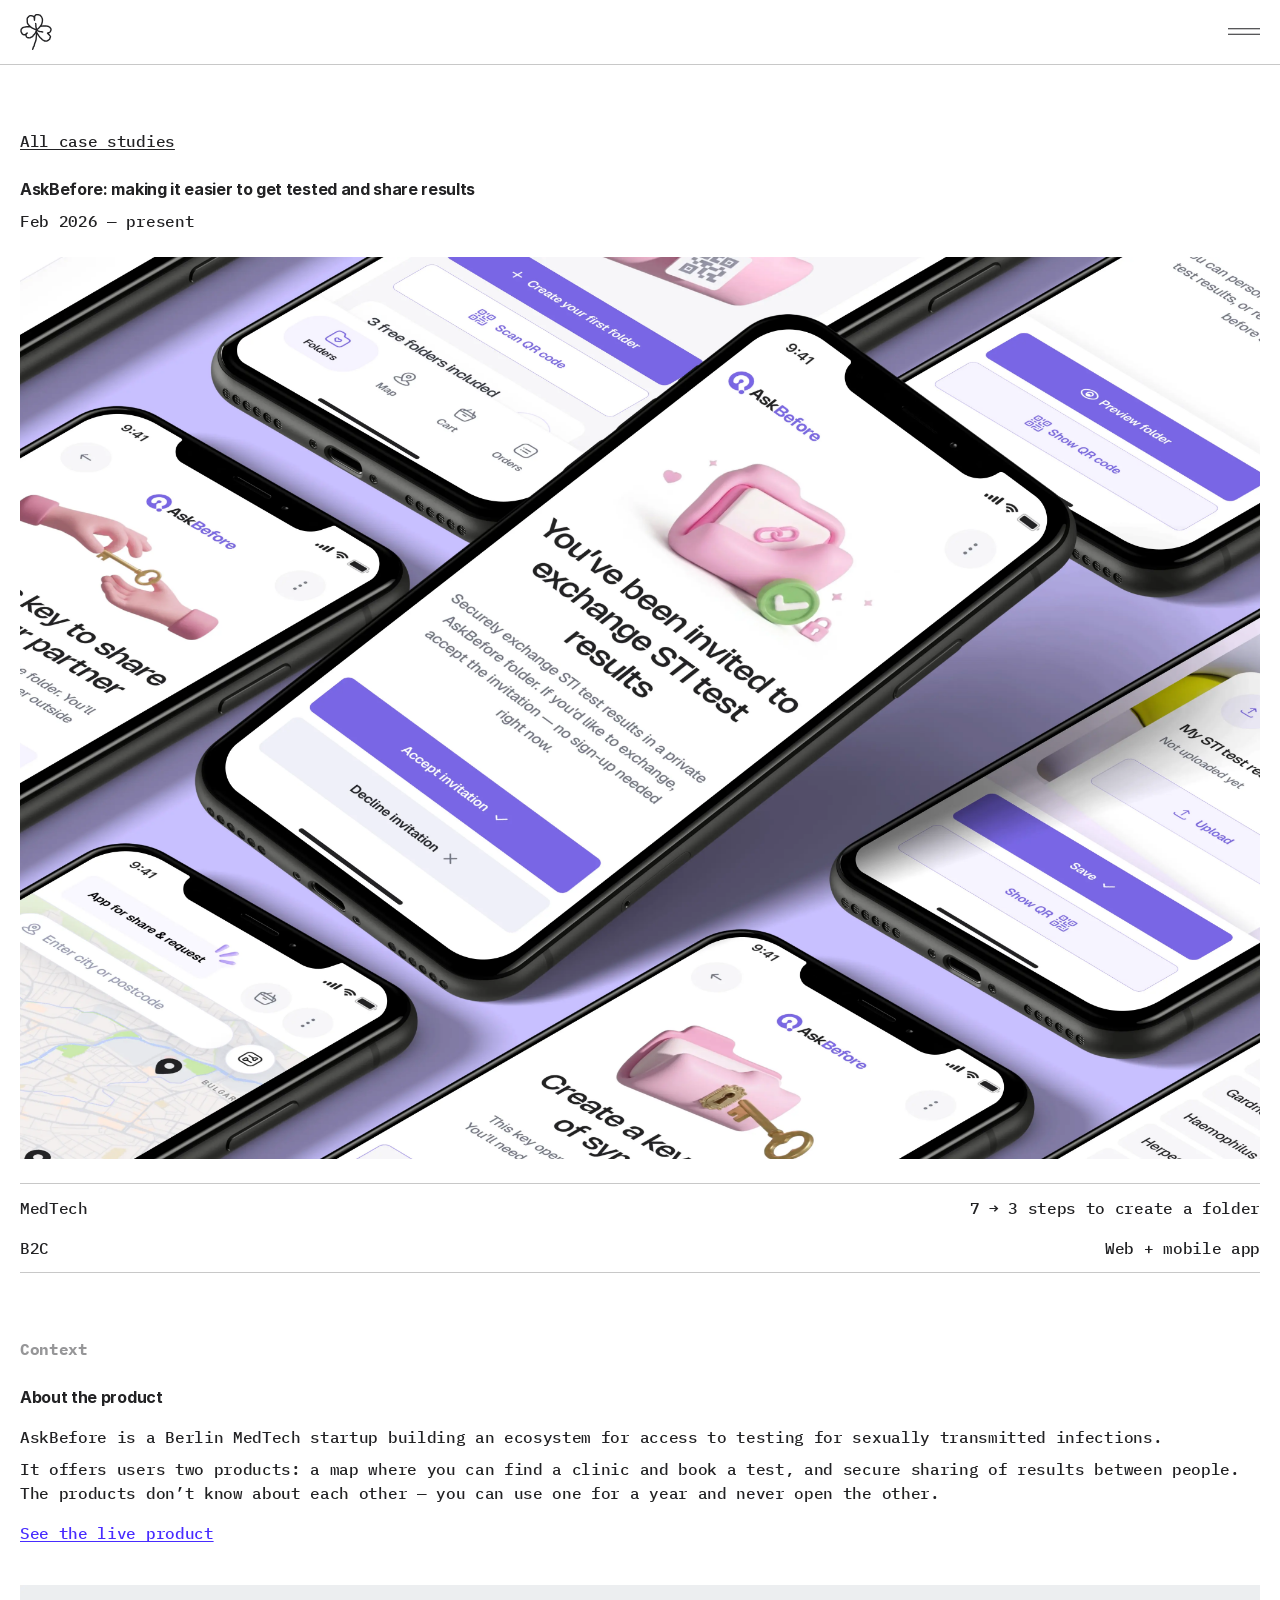
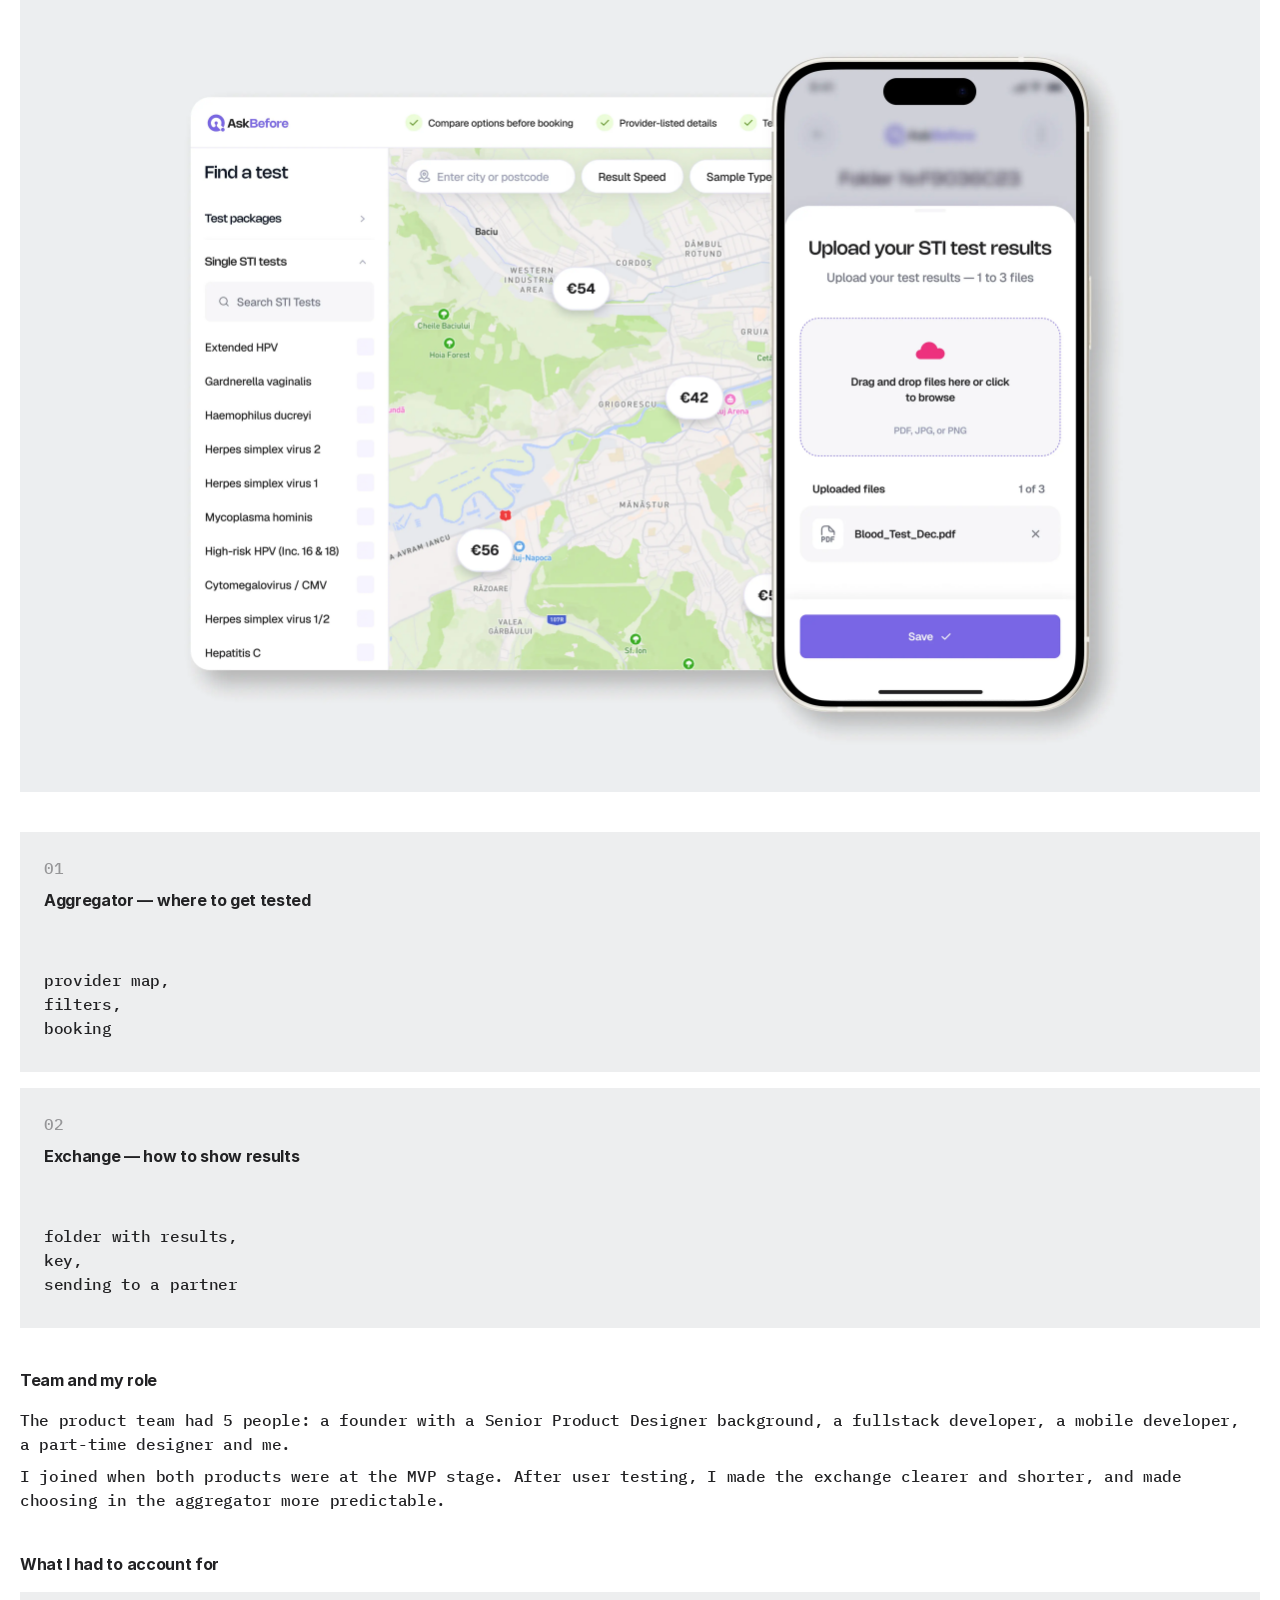
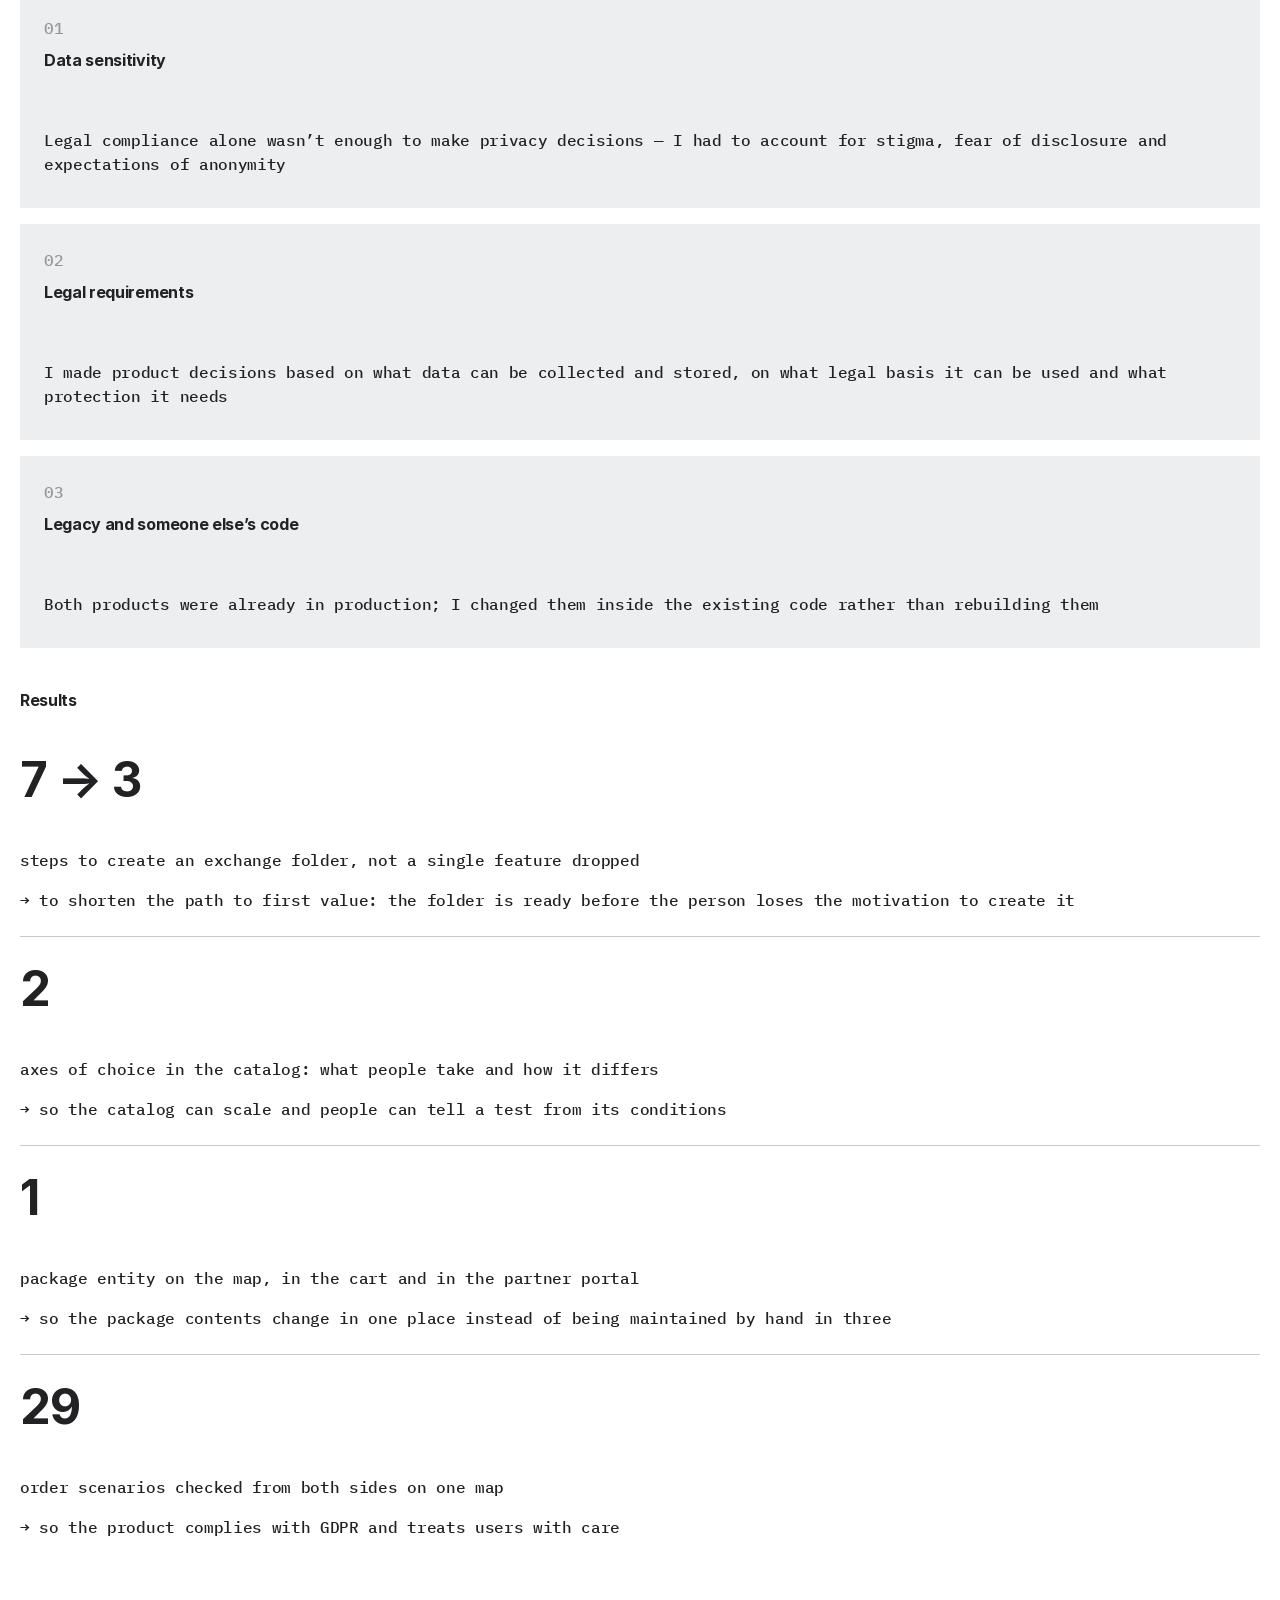
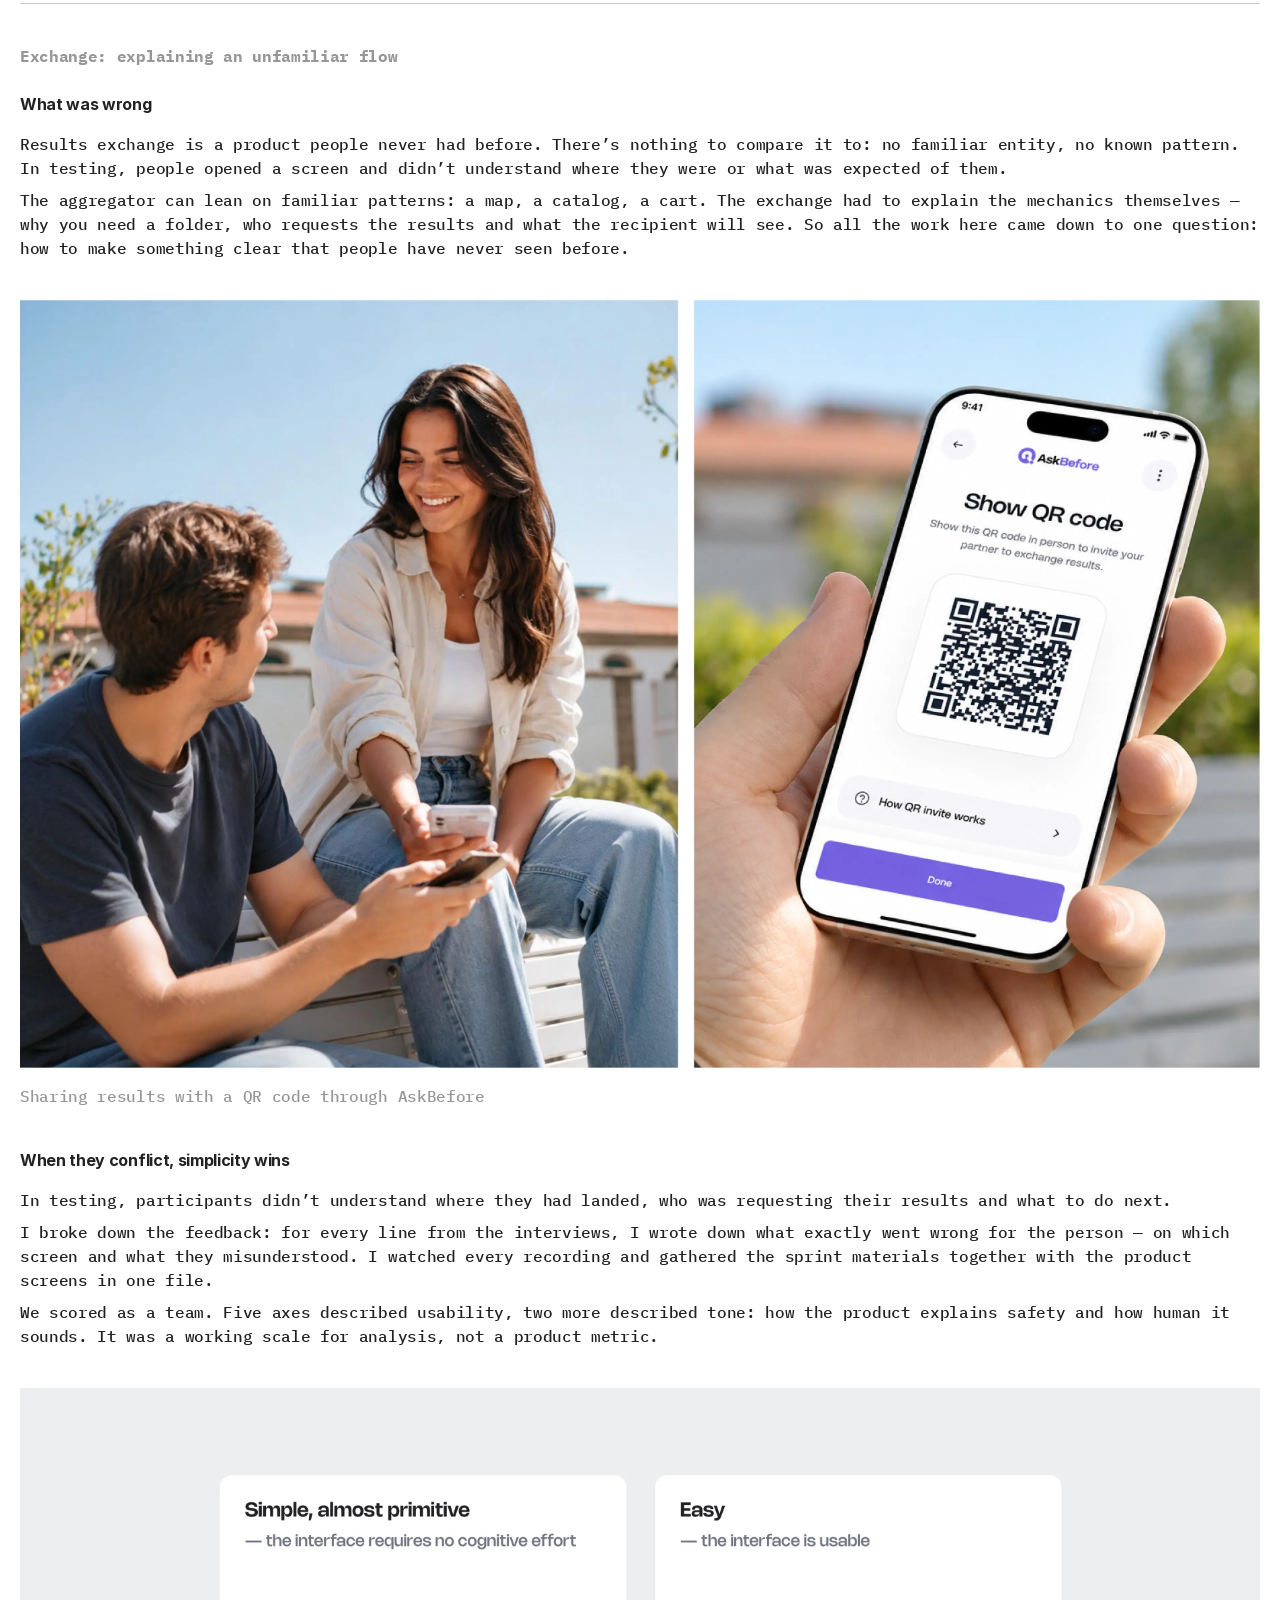
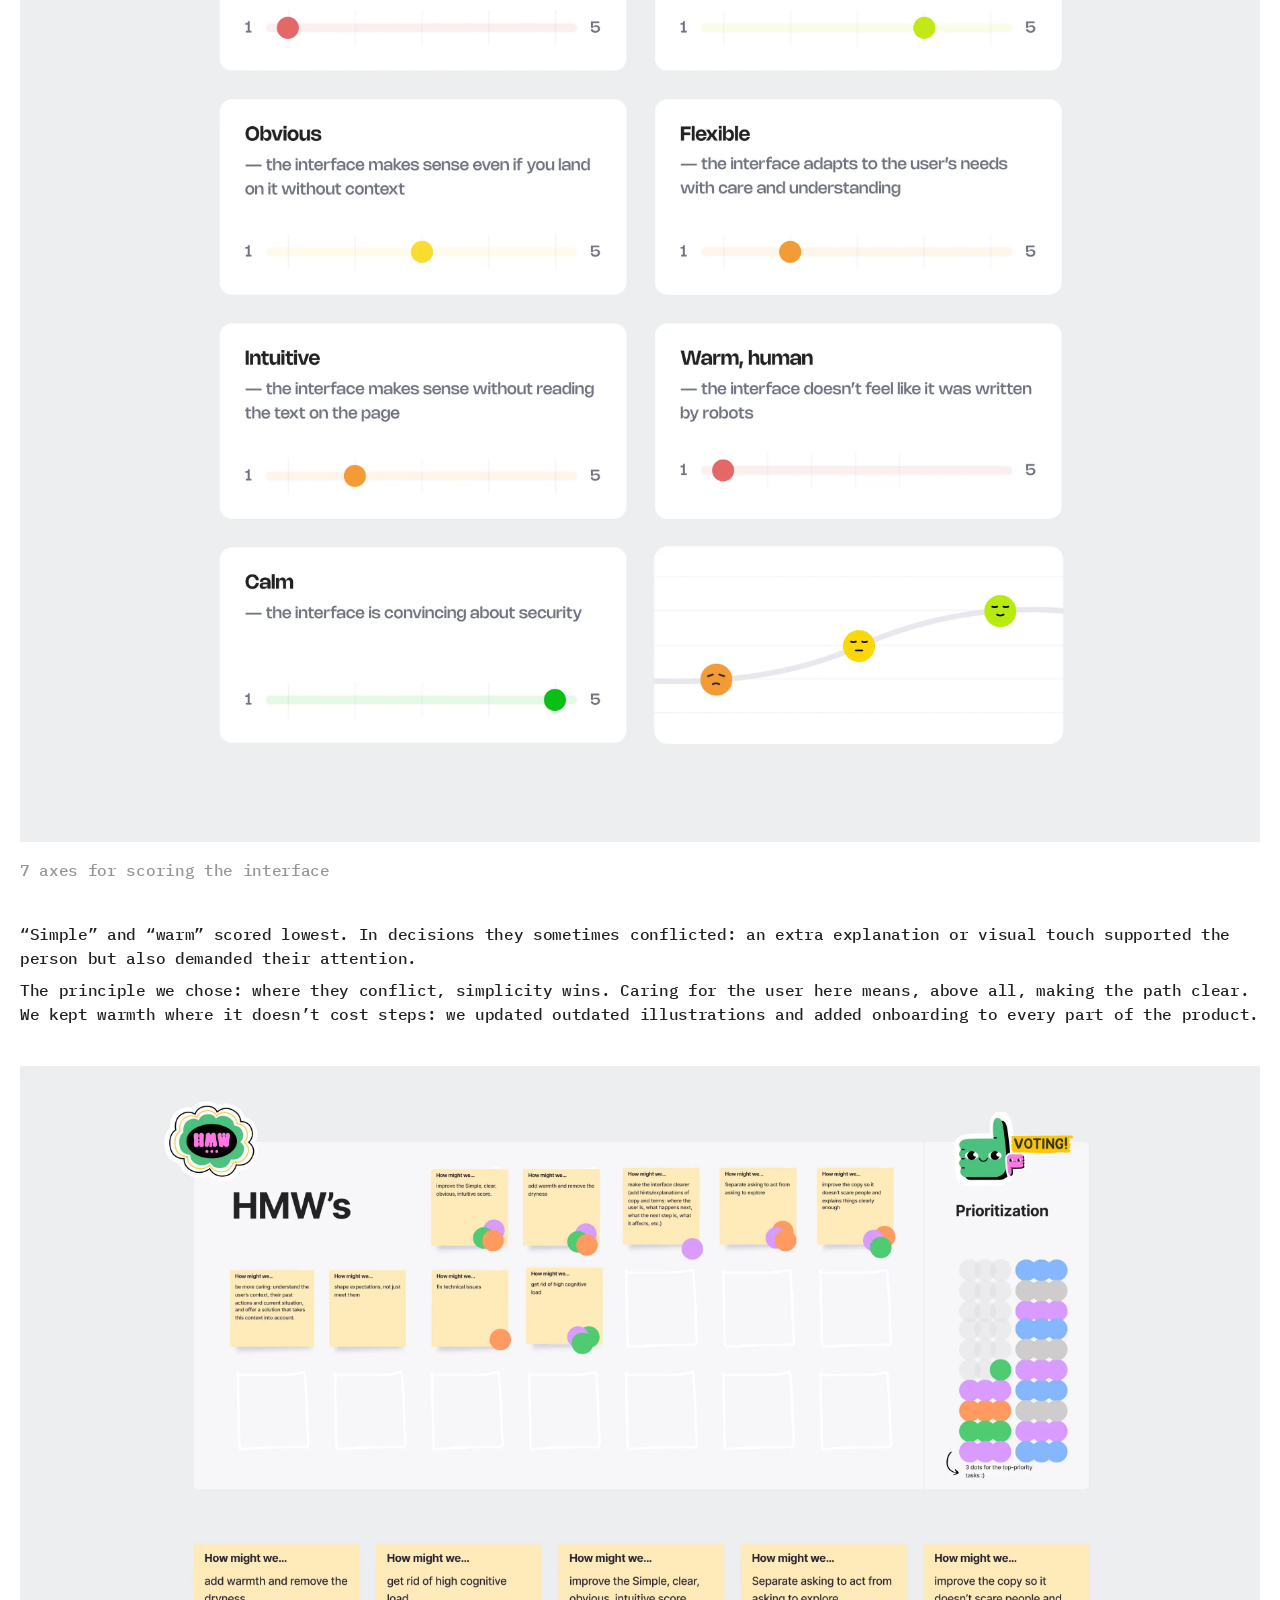
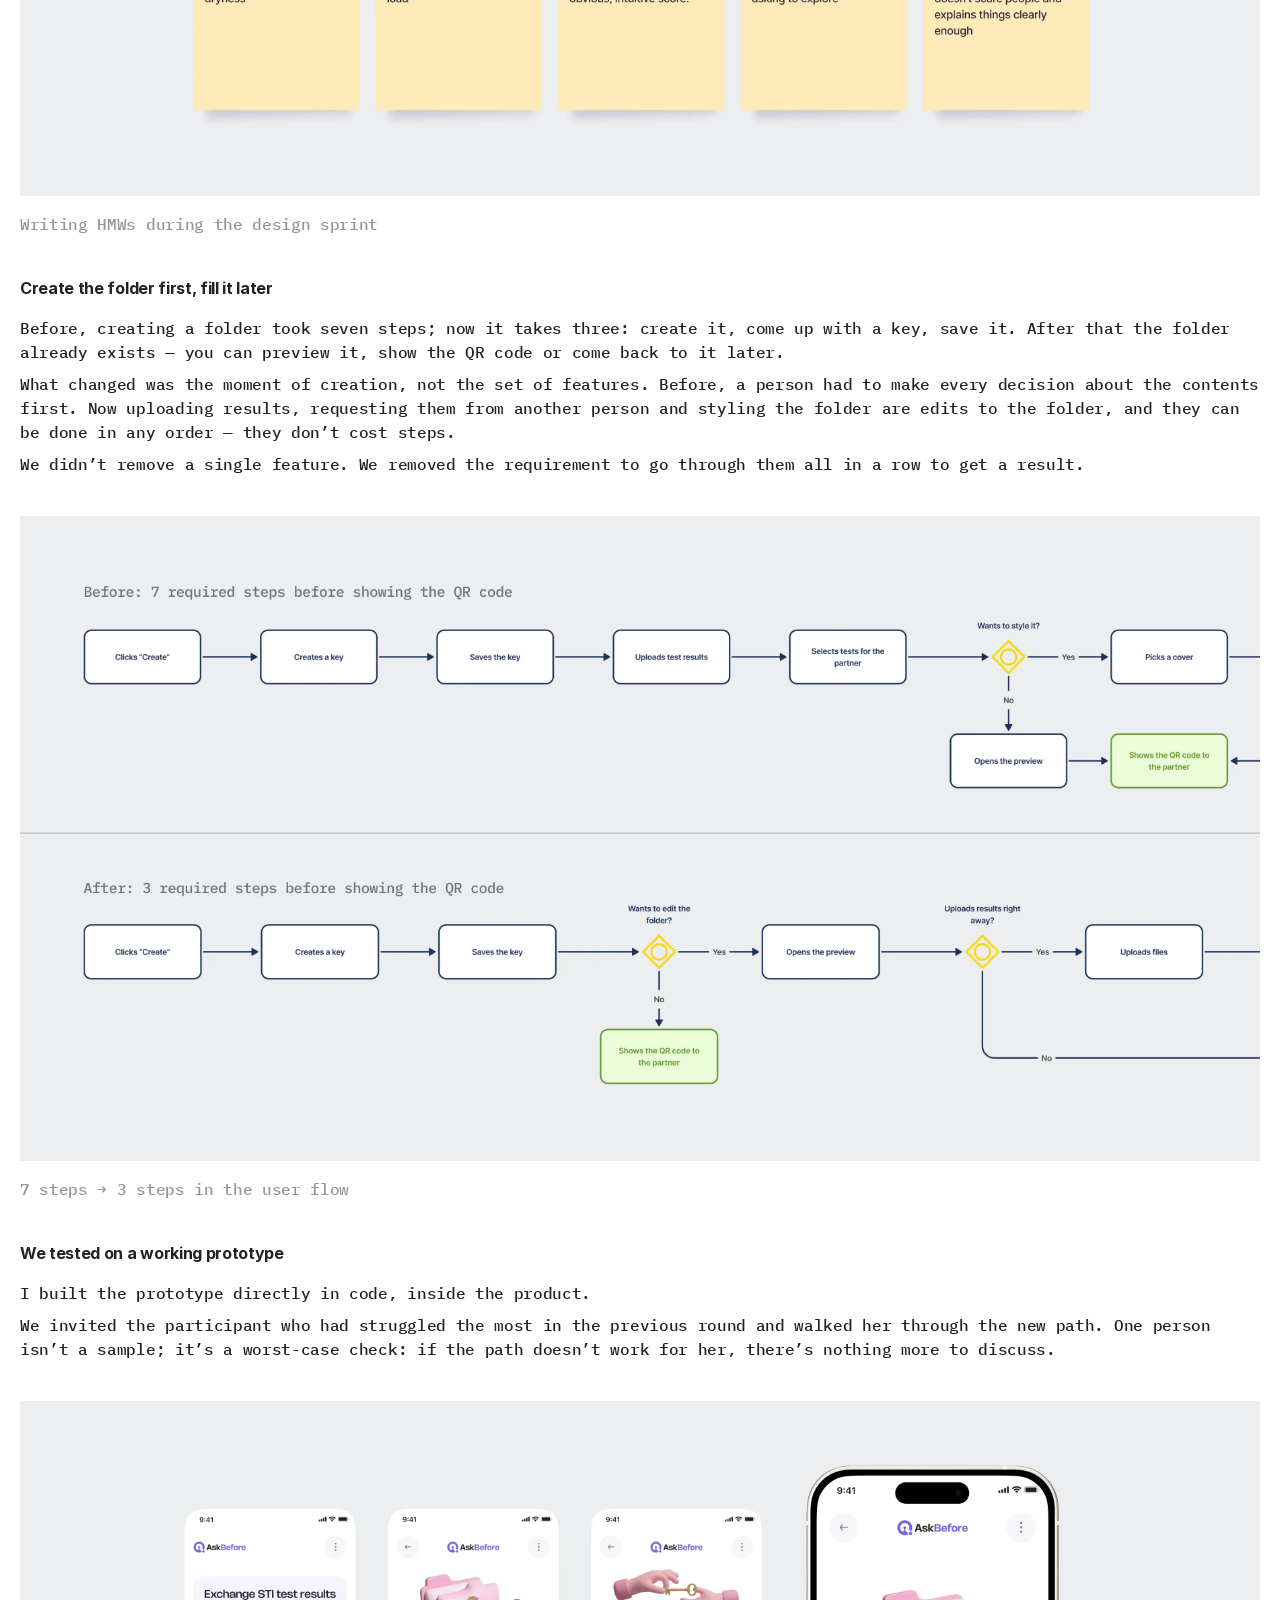
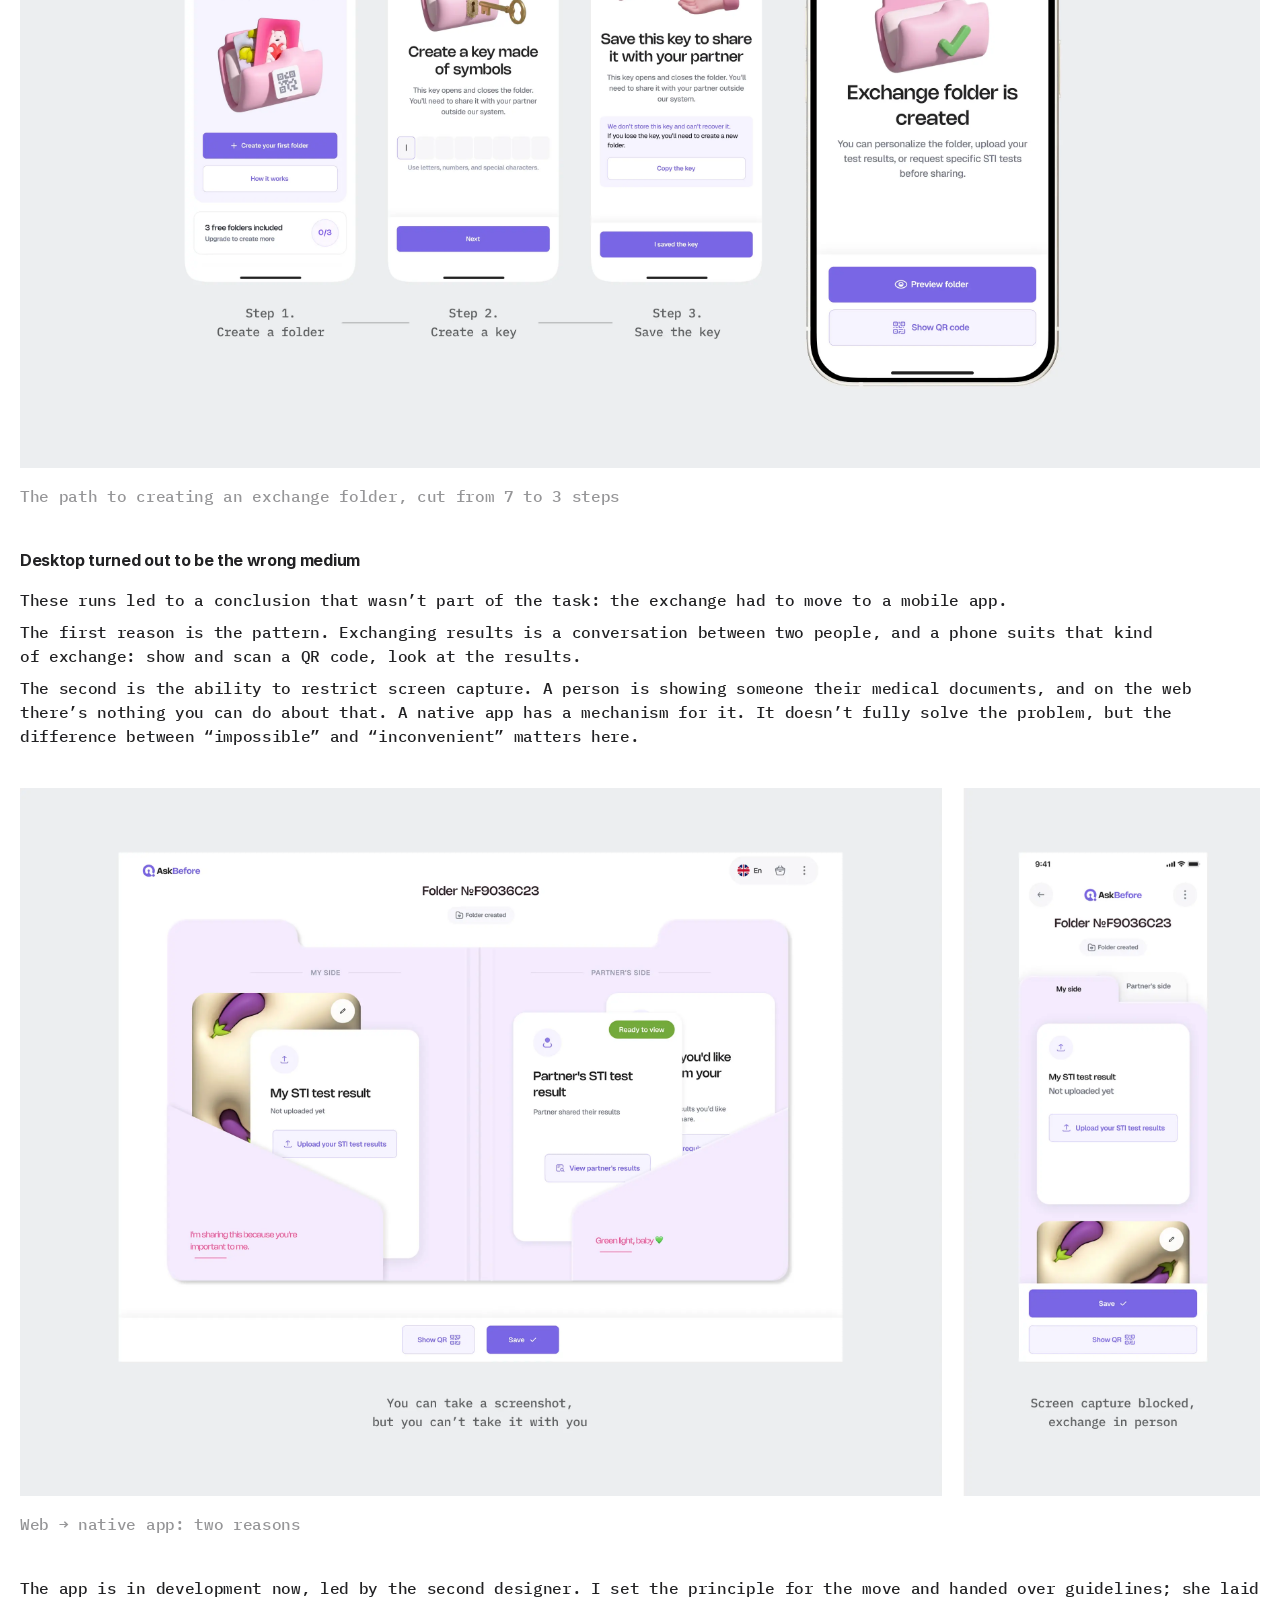
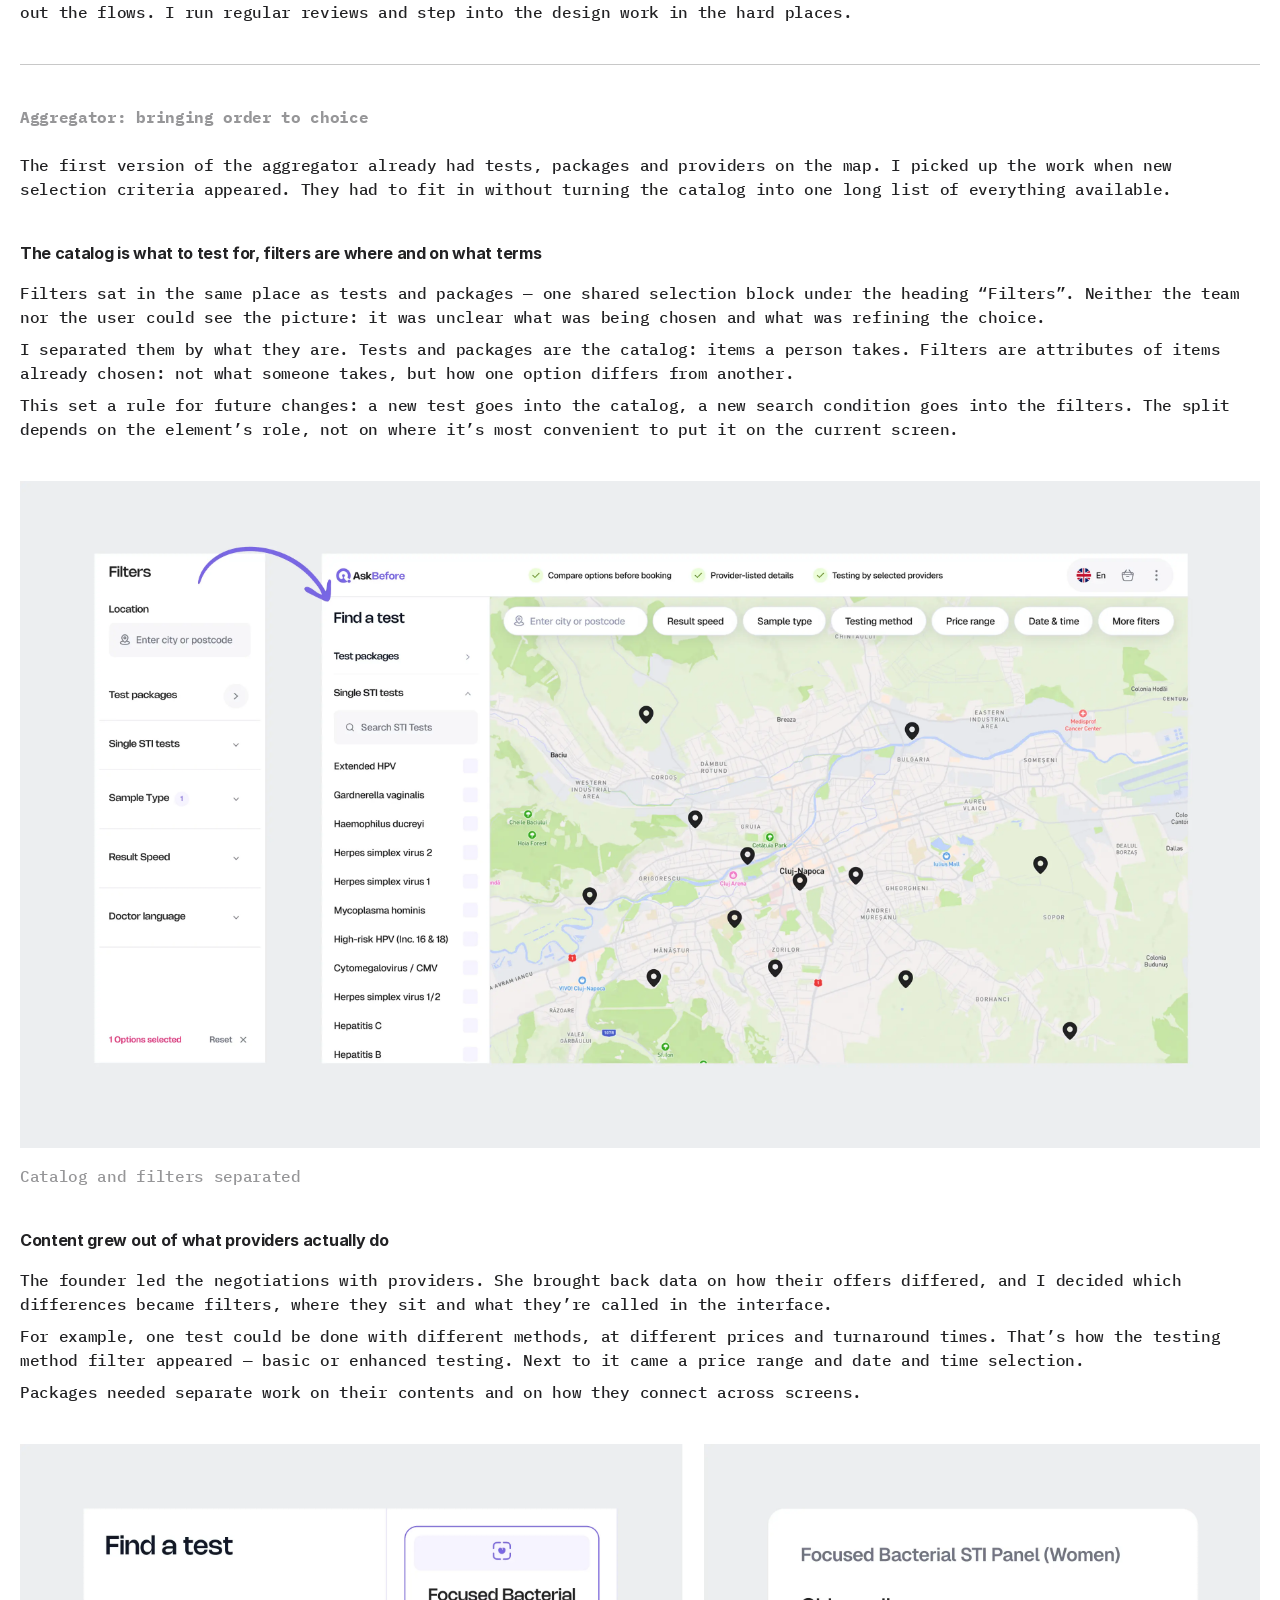
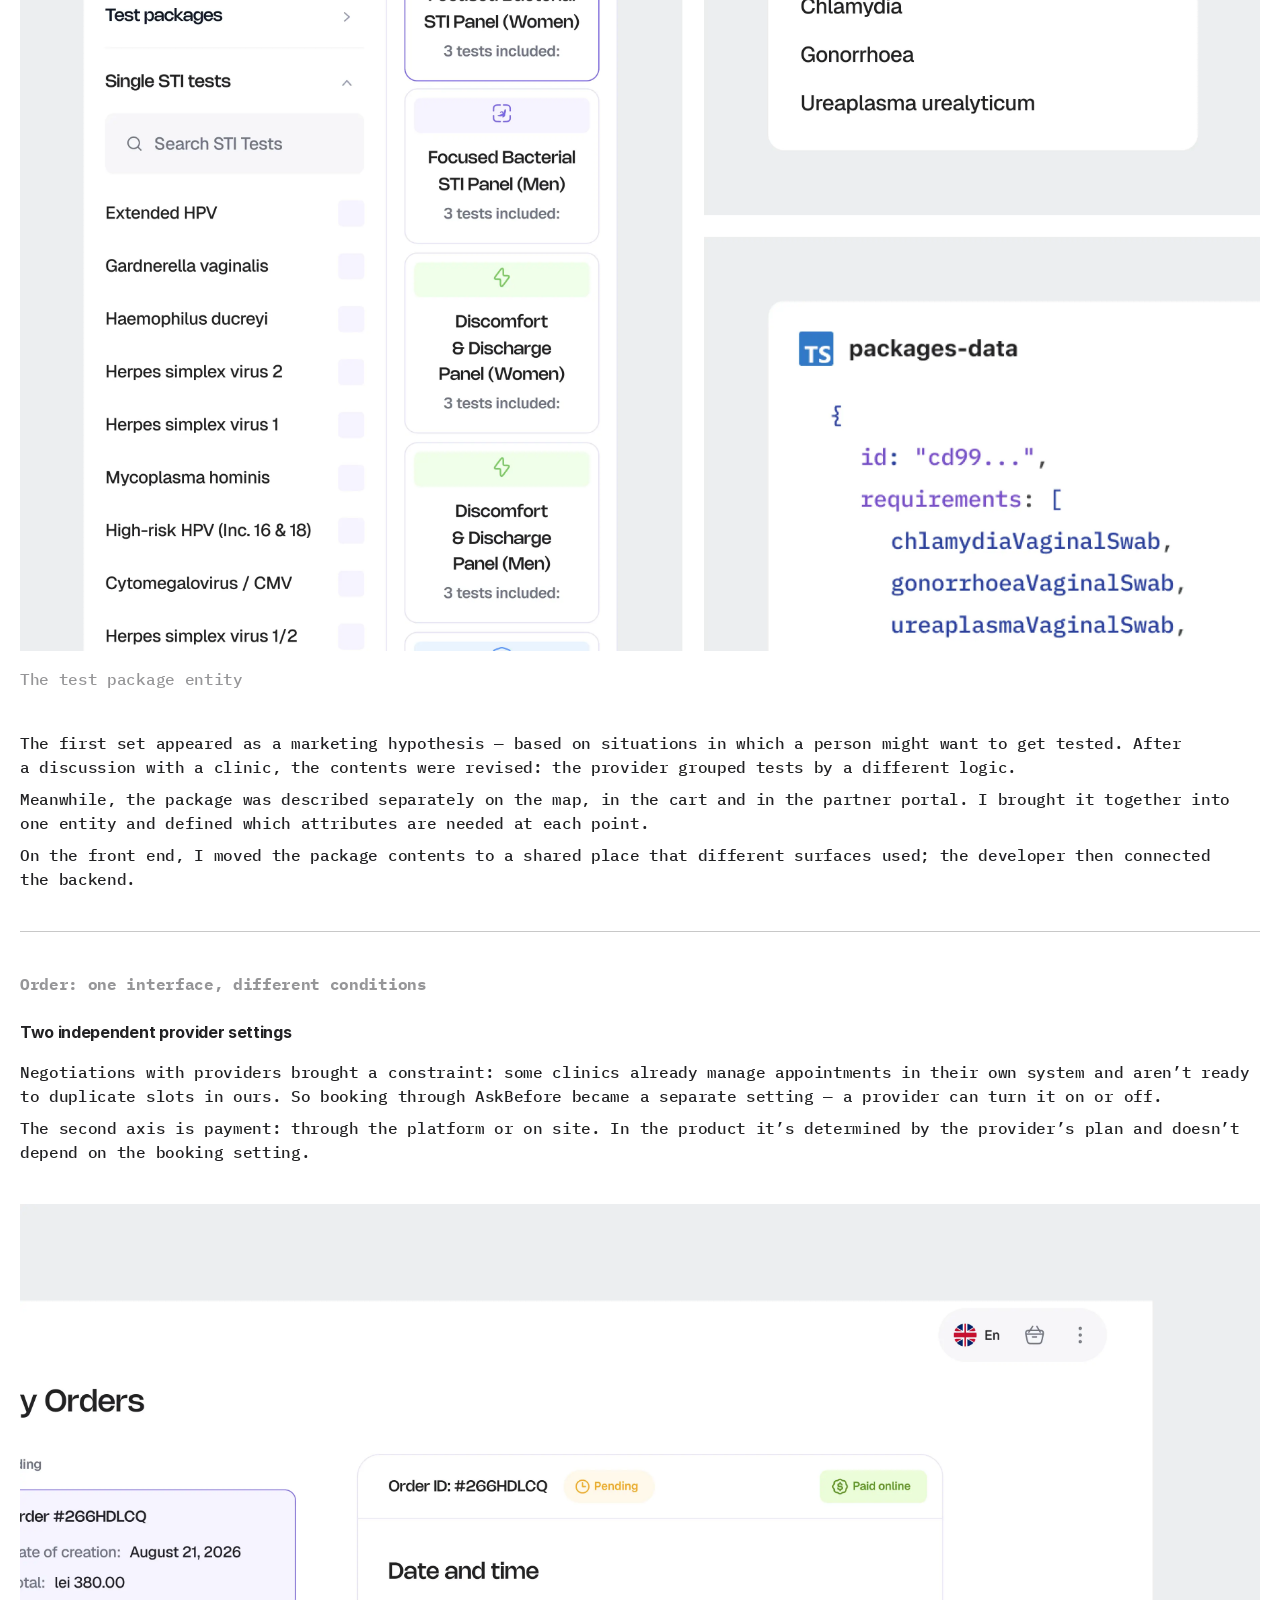
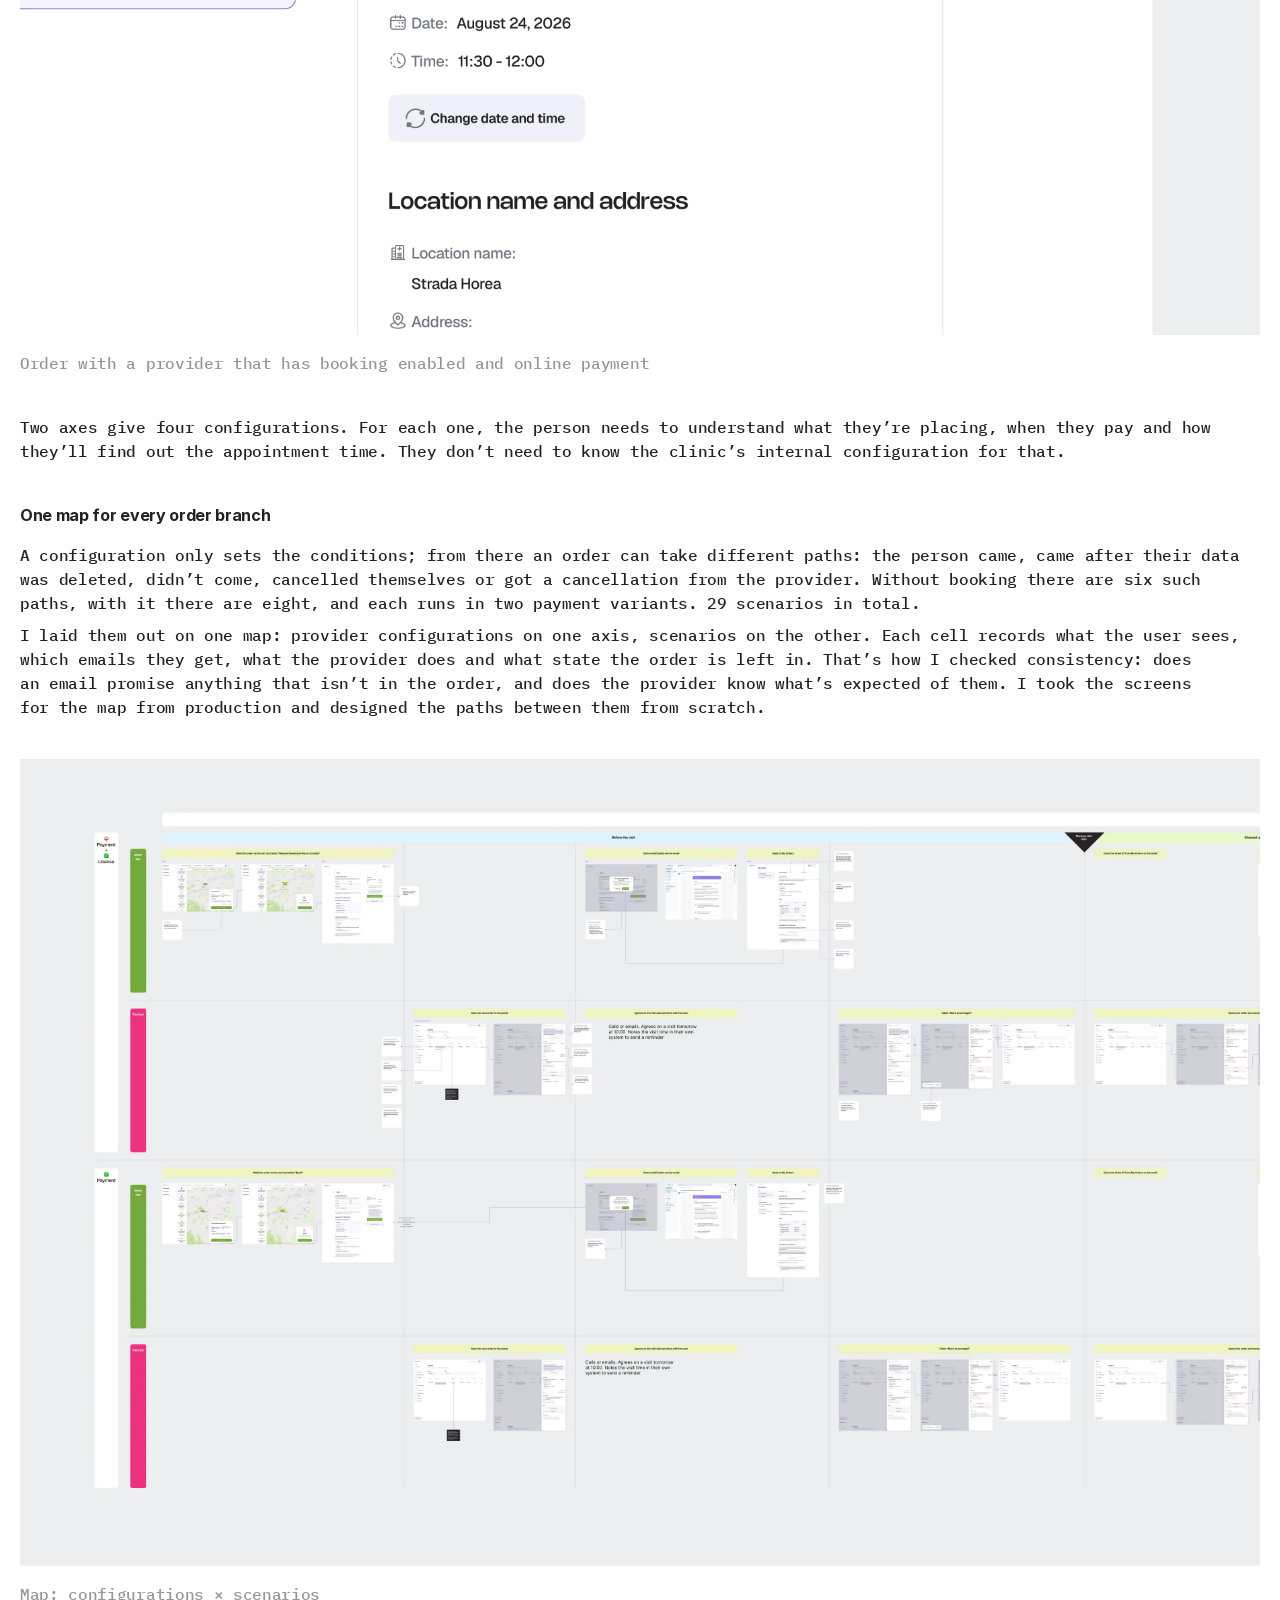
<file: en/cases/b2c.html>
<!DOCTYPE html>
<html lang="en">
  <head>
    <meta charset="UTF-8" />
    <meta name="viewport" content="width=device-width, initial-scale=1.0" />
    <title>
      Case study: making it easier to get tested and share results — Ksenia Shevelyova
    </title>
    <meta
      name="description"
      content="Case study: two AskBefore B2C products — a clinic map and secure results sharing. Flows, privacy and the link between independent products."
    />
    <link rel="alternate" hreflang="ru" href="https://eslichtne.github.io/portfolio/cases/b2c" />
    <link rel="alternate" hreflang="en" href="https://eslichtne.github.io/portfolio/en/cases/b2c" />
    <!-- Open Graph -->
    <meta property="og:type" content="website" />
    <meta property="og:site_name" content="Ksenia Shevelyova" />
    <meta property="og:url" content="https://eslichtne.github.io/portfolio/en/cases/b2c" />
    <meta property="og:title" content="Case study: making it easier to get tested and share results — Ksenia Shevelyova" />
    <meta property="og:description" content="Case study: two AskBefore B2C products — a clinic map and secure results sharing. Flows, privacy and the link between independent products." />
    <meta property="og:image" content="https://eslichtne.github.io/portfolio/assets/og/og.png" />
    <meta property="og:image:width" content="1200" />
    <meta property="og:image:height" content="630" />
    <meta property="og:locale" content="en_US" />
    <meta name="twitter:card" content="summary_large_image" />
    <link rel="icon" href="../../assets/favicon.ico" sizes="any" />
    <link rel="icon" href="../../assets/favicon.svg" type="image/svg+xml" />
    <link rel="apple-touch-icon" href="../../assets/apple-touch-icon.png" />
    <link
      rel="icon"
      href="../../assets/icon-512.png"
      type="image/png"
      sizes="512x512"
    />
    <link
      rel="preload"
      href="../../assets/fonts/ibm-medium.woff2"
      as="font"
      type="font/woff2"
      crossorigin
    />
    <link rel="stylesheet" href="../../css/tokens.css" />
    <link rel="stylesheet" href="../../css/reset.css" />
    <link rel="stylesheet" href="../../css/typography.css" />
    <link rel="stylesheet" href="../../css/main.css" />
    <!-- Microsoft Clarity -->
    <script type="text/javascript">
        (function(c,l,a,r,i,t,y){
            c[a]=c[a]||function(){(c[a].q=c[a].q||[]).push(arguments)};
            t=l.createElement(r);t.async=1;t.src="https://www.clarity.ms/tag/"+i;
            y=l.getElementsByTagName(r)[0];y.parentNode.insertBefore(t,y);
        })(window, document, "clarity", "script", "yzztn9lsdh");
    </script>
  </head>
  <body>
    <div class="page">
      <header class="header">
        <div class="limiter header__inner">
          <div class="header__brand">
            <a class="header__logo" href="../" aria-label="Home">
              <img
                src="../../assets/images/logo.svg"
                width="32"
                height="40"
                alt=""
              />
            </a>
          </div>

          <nav class="header__nav" aria-label="Main navigation">
            <div class="header__links">
              <a class="link header__link" href="../#about">About me</a>
              <a class="link header__link" href="https://drive.google.com/file/d/1RFMoS6AXFGiBTUzmuPV4A-A30SHjbNmi/view?usp=sharing" target="_blank" rel="noopener noreferrer">CV</a>
              <a class="link header__link" href="https://t.me/EsLichtne" target="_blank" rel="noopener noreferrer">Telegram</a>
              <a class="link header__link" href="https://www.linkedin.com/in/eslichtne/" target="_blank" rel="noopener noreferrer">Linkedin</a>
            </div>
            <p class="text header__lang" aria-label="Language">
              <a href="../../cases/b2c" hreflang="ru" lang="ru">Ru</a>|<span aria-current="true">Eng</span>
            </p>
          </nav>
        </div>
      </header>

      <div class="menu-overlay" data-menu-overlay></div>
      <nav class="menu" id="mobile-menu" data-menu-panel aria-label="Menu">
        <div class="menu__body">
          <div class="menu__nav">
            <a class="link menu__link" href="../#cases">Case studies</a>
            <a class="link menu__link" href="../#about">About me</a>
          </div>
          <div class="menu__contacts">
            <p class="subheading menu__label">Contacts</p>
            <div class="menu__contact-links">
              <a class="link menu__link" href="https://drive.google.com/file/d/1RFMoS6AXFGiBTUzmuPV4A-A30SHjbNmi/view?usp=sharing" target="_blank" rel="noopener noreferrer">CV</a>
              <a class="link menu__link" href="https://t.me/EsLichtne" target="_blank" rel="noopener noreferrer">Telegram</a>
              <a class="link menu__link" href="https://www.linkedin.com/in/eslichtne/" target="_blank" rel="noopener noreferrer">Linkedin</a>
            </div>
          </div>
        </div>
        <p class="text menu__lang" aria-label="Language">
          <a href="../../cases/b2c" hreflang="ru" lang="ru">Ru</a>|<span aria-current="true">Eng</span>
        </p>
      </nav>
      <button type="button" class="header__menu-btn" data-menu-button
        aria-expanded="false" aria-controls="mobile-menu"
        aria-label="Open menu" data-menu-close-label="Close menu">
        <span class="header__menu-icon" aria-hidden="true">
          <span class="header__menu-line"></span>
          <span class="header__menu-line"></span>
        </span>
      </button>

      <div class="main">
        <main class="main__content case-page">
          <div class="case-main">
            <div class="case-hero">
              <a class="link case-hero__back" href="../">All case studies</a>

              <div class="case-hero__heading">
                <h1 class="heading case-hero__title">
                  AskBefore: making it easier to&nbsp;get tested and share results
                </h1>
                <p class="text case-hero__date">Feb 2026&nbsp;— present</p>
              </div>

              <div class="case-hero__cover">
                <img
                  src="../../assets/images/cases/b2c/cover.webp"
                  alt="AskBefore mobile app screens"
                  width="4972"
                  height="2976"
                />
              </div>

              <div class="case-hero__meta">
                <p class="text">MedTech</p>
                <p class="text">7 → 3 steps to&nbsp;create a&nbsp;folder</p>
                <div class="case-hero__meta-end">
                  <p class="text">B2C</p>
                  <p class="text">Web + mobile app</p>
                </div>
              </div>
            </div>

            <div class="case-body">
              <nav class="case-toc" aria-label="Case study contents" data-case-toc>
                <a class="case-toc__item is-active" href="#context">
                  <span class="text case-toc__num">01</span>
                  <span class="text case-toc__label">Context</span>
                </a>
                <a class="case-toc__item" href="#exchange">
                  <span class="text case-toc__num">02</span>
                  <span class="text case-toc__label"
                    >Exchange: explaining an unfamiliar flow</span
                  >
                </a>
                <a class="case-toc__item" href="#aggregator">
                  <span class="text case-toc__num">03</span>
                  <span class="text case-toc__label"
                    >Aggregator: bringing order to&nbsp;choice</span
                  >
                </a>
                <a class="case-toc__item" href="#order">
                  <span class="text case-toc__num">04</span>
                  <span class="text case-toc__label"
                    >Order: one interface, different conditions</span
                  >
                </a>
                <a class="case-toc__item" href="#entry">
                  <span class="text case-toc__num">05</span>
                  <span class="text case-toc__label"
                    >Two products, one entry point</span
                  >
                </a>
                <a class="case-toc__item" href="#results">
                  <span class="text case-toc__num">06</span>
                  <span class="text case-toc__label"
                    >Results and retrospective</span
                  >
                </a>
              </nav>

              <div class="case-content">
                <section class="case-section" id="context">
                  <h2 class="subheading case-section__label">Context</h2>

                  <div class="case-section__body">
                    <div class="case-block">
                      <h3 class="heading">About the product</h3>
                      <div class="case-prose">
                        <p class="text">
                          AskBefore is&nbsp;a&nbsp;Berlin MedTech startup building an&nbsp;ecosystem
                          for&nbsp;access to&nbsp;testing for&nbsp;sexually transmitted infections.
                        </p>
                        <p class="text">
                          It offers users two products: a&nbsp;map where you can find a&nbsp;clinic and book
                          a&nbsp;test, and secure sharing of&nbsp;results between people. The products don’t
                          know about each other&nbsp;— you can use one for&nbsp;a&nbsp;year and never open the
                          other.
                        </p>
                      </div>
                      <a
                        class="link case-section__link"
                        href="https://app.askbefore.eu/map"
                        target="_blank"
                        rel="noopener noreferrer"
                        >See the live product</a
                      >
                    </div>

                    <figure class="case-figure">
                      <div class="case-figure__media case-figure__media--600">
                        <img
                          src="../../assets/images/cases/b2c/b2c-15.webp"
                          alt="Path to creating an exchange folder: 7 steps before, 3 now"
                          width="4972"
                          height="3232"
                        />
                      </div>
                    </figure>

                    <div class="case-cards">
                      <article class="case-card">
                        <div class="case-card__header">
                          <p class="text case-card__index">01</p>
                          <h4 class="heading case-card__title">
                            Aggregator&nbsp;— where to&nbsp;get tested
                          </h4>
                        </div>
                        <p class="text">
                          provider map,<br />
                          filters,<br />
                          booking
                        </p>
                      </article>
                      <article class="case-card">
                        <div class="case-card__header">
                          <p class="text case-card__index">02</p>
                          <h4 class="heading case-card__title">
                            Exchange&nbsp;— how to&nbsp;show results
                          </h4>
                        </div>
                        <p class="text">
                          folder with results,<br />
                          key,<br />
                          sending to a partner
                        </p>
                      </article>
                    </div>

                    <div class="case-block">
                      <h3 class="heading">Team and my role</h3>
                      <div class="case-prose">
                        <p class="text">
                          The product team had 5 people: a&nbsp;founder with a&nbsp;Senior Product Designer
                          background, a&nbsp;fullstack developer, a&nbsp;mobile developer, a&nbsp;part-time
                          designer and me.
                        </p>
                        <p class="text">
                          I&nbsp;joined when both products were at&nbsp;the MVP stage. After user testing,
                          I&nbsp;made the exchange clearer and shorter, and made choosing in&nbsp;the
                          aggregator more predictable.
                        </p>
                      </div>
                    </div>

                    <div class="case-block">
                      <h3 class="heading">What I&nbsp;had to&nbsp;account for</h3>
                      <div class="case-cards">
                        <article class="case-card">
                          <div class="case-card__header">
                            <p class="text case-card__index">01</p>
                            <h4 class="heading case-card__title">
                              Data sensitivity
                            </h4>
                          </div>
                          <p class="text">
                            Legal compliance alone wasn’t enough to&nbsp;make privacy decisions&nbsp;—
                            I&nbsp;had to&nbsp;account for&nbsp;stigma, fear of&nbsp;disclosure and
                            expectations of&nbsp;anonymity
                          </p>
                        </article>
                        <article class="case-card">
                          <div class="case-card__header">
                            <p class="text case-card__index">02</p>
                            <h4 class="heading case-card__title">
                              Legal requirements
                            </h4>
                          </div>
                          <p class="text">
                            I&nbsp;made product decisions based on&nbsp;what data can be collected and stored,
                            on&nbsp;what legal basis it can be used and what protection it needs
                          </p>
                        </article>
                        <article class="case-card">
                          <div class="case-card__header">
                            <p class="text case-card__index">03</p>
                            <h4 class="heading case-card__title">
                              Legacy and someone else’s code
                            </h4>
                          </div>
                          <p class="text">
                            Both products were already in&nbsp;production; I&nbsp;changed them inside the
                            existing code rather than rebuilding them
                          </p>
                        </article>
                      </div>
                    </div>

                    <div class="case-block">
                      <h3 class="heading">Results</h3>
                      <div class="case-metrics">
                        <article class="case-metric case-metric--primary">
                          <p class="number case-metric__value">7&nbsp;→&nbsp;3</p>
                          <div class="case-metric__body">
                            <p class="text">
                              steps to&nbsp;create an&nbsp;exchange folder, not a&nbsp;single feature dropped
                            </p>
                            <p class="text">
                              → to&nbsp;shorten the path to&nbsp;first value: the folder is&nbsp;ready before
                              the person loses the motivation to&nbsp;create it
                            </p>
                          </div>
                        </article>
                        <article class="case-metric case-metric--quaternary">
                          <p class="number case-metric__value">2</p>
                          <div class="case-metric__body">
                            <p class="text">
                              axes of&nbsp;choice in&nbsp;the catalog: what people take and how it differs
                            </p>
                            <p class="text">
                              → so the catalog can scale and people can tell a&nbsp;test from its conditions
                            </p>
                          </div>
                        </article>
                        <article class="case-metric case-metric--secondary">
                          <p class="number case-metric__value">1</p>
                          <div class="case-metric__body">
                            <p class="text">
                              package entity on&nbsp;the map, in&nbsp;the cart and in&nbsp;the partner portal
                            </p>
                            <p class="text">
                              → so the package contents change in&nbsp;one place instead of&nbsp;being
                              maintained by&nbsp;hand in&nbsp;three
                            </p>
                          </div>
                        </article>
                        <article class="case-metric case-metric--tertiary">
                          <p class="number case-metric__value">29</p>
                          <div class="case-metric__body">
                            <p class="text">
                              order scenarios checked from both sides on&nbsp;one map
                            </p>
                            <p class="text">
                              → so the product complies with GDPR and treats users with care
                            </p>
                          </div>
                        </article>
                      </div>
                    </div>
                  </div>
                </section>

                <section class="case-section" id="exchange">
                  <h2 class="subheading case-section__label">
                    Exchange: explaining an unfamiliar flow
                  </h2>

                  <div class="case-section__body">
                    <div class="case-block">
                      <h3 class="heading">What was wrong</h3>
                      <div class="case-prose">
                        <p class="text">
                          Results exchange is&nbsp;a&nbsp;product people never had before. There’s nothing
                          to&nbsp;compare it to: no familiar entity, no known pattern. In testing, people
                          opened a&nbsp;screen and didn’t understand where they were or&nbsp;what was expected
                          of&nbsp;them.
                        </p>
                        <p class="text">
                          The aggregator can lean on&nbsp;familiar patterns: a&nbsp;map, a&nbsp;catalog,
                          a&nbsp;cart. The exchange had to&nbsp;explain the mechanics themselves&nbsp;— why
                          you need a&nbsp;folder, who requests the results and what the recipient will see. So
                          all the work here came down to&nbsp;one question: how to&nbsp;make something clear
                          that people have never seen before.
                        </p>
                      </div>
                    </div>

                    <figure class="case-figure">
                      <div class="case-figure__media case-figure__media--571">
                        <img
                          src="../../assets/images/cases/b2c/b2c-16.webp"
                          alt="Sharing results with a QR code through AskBefore"
                          width="3692"
                          height="2285"
                        />
                      </div>
                      <figcaption class="text case-figure__caption">
                        Sharing results with a&nbsp;QR code through AskBefore
                      </figcaption>
                    </figure>

                    <div class="case-block case-block--spaced">
                      <div class="case-block__group">
                        <h3 class="heading">
                          When they conflict, simplicity wins
                        </h3>
                        <div class="case-prose">
                          <p class="text">
                            In testing, participants didn’t understand where they had landed, who was
                            requesting their results and what to&nbsp;do next.
                          </p>
                          <p class="text">
                            I&nbsp;broke down the feedback: for&nbsp;every line from the interviews,
                            I&nbsp;wrote down what exactly went wrong for&nbsp;the person&nbsp;— on&nbsp;which
                            screen and what they misunderstood. I&nbsp;watched every recording and gathered
                            the sprint materials together with the product screens in&nbsp;one file.
                          </p>
                          <p class="text">
                            We scored as&nbsp;a&nbsp;team. Five axes described usability, two more described
                            tone: how the product explains safety and how human it sounds. It was
                            a&nbsp;working scale for&nbsp;analysis, not a&nbsp;product metric.
                          </p>
                        </div>
                      </div>

                      <figure class="case-figure">
                        <div class="case-figure__media case-figure__media--784">
                          <img
                            src="../../assets/images/cases/b2c/en/b2c-1.webp"
                            alt="Seven-axis scoring rubric: failures highlighted, with the “warm” and “simple” axes"
                            width="3692"
                            height="3136"
                          />
                        </div>
                        <figcaption class="text case-figure__caption">
                          7 axes for&nbsp;scoring the interface
                        </figcaption>
                      </figure>

                      <div class="case-prose">
                        <p class="text">
                          “Simple” and “warm” scored lowest. In decisions they sometimes conflicted:
                          an&nbsp;extra explanation or&nbsp;visual touch supported the person but also
                          demanded their attention.
                        </p>
                        <p class="text">
                          The principle we chose: where they conflict, simplicity wins. Caring for&nbsp;the
                          user here means, above all, making the path clear. We kept warmth where it doesn’t
                          cost steps: we updated outdated illustrations and added onboarding to&nbsp;every
                          part of&nbsp;the product.
                        </p>
                      </div>

                      <figure class="case-figure">
                        <div class="case-figure__media case-figure__media--543">
                          <img
                            src="../../assets/images/cases/b2c/en/b2c-12.webp"
                            alt="Writing HMWs during the design sprint"
                            width="4972"
                            height="2928"
                          />
                        </div>
                        <figcaption class="text case-figure__caption">
                          Writing HMWs during the design sprint
                        </figcaption>
                      </figure>
                    </div>

                    <div class="case-block">
                      <h3 class="heading">
                        Create the folder first, fill it later
                      </h3>
                      <div class="case-prose">
                        <p class="text">
                          Before, creating a&nbsp;folder took seven steps; now it takes three: create it, come
                          up with a&nbsp;key, save it. After that the folder already exists&nbsp;— you can
                          preview it, show the QR code or&nbsp;come back to&nbsp;it later.
                        </p>
                        <p class="text">
                          What changed was the moment of&nbsp;creation, not the set of&nbsp;features. Before,
                          a&nbsp;person had to&nbsp;make every decision about the contents first. Now
                          uploading results, requesting them from another person and styling the folder are
                          edits to&nbsp;the folder, and they can be done in&nbsp;any order&nbsp;— they don’t
                          cost steps.
                        </p>
                        <p class="text">
                          We didn’t remove a&nbsp;single feature. We removed the requirement to&nbsp;go
                          through them all in&nbsp;a&nbsp;row to&nbsp;get a&nbsp;result.
                        </p>
                      </div>
                    </div>

                    <figure class="case-figure">
                      <div class="case-figure__media case-figure__media--479">
                        <img
                          src="../../assets/images/cases/b2c/en/b2c-2.webp"
                          alt="Two rows of steps: the old seven-step path and the new three-step one"
                          width="3692"
                          height="1916"
                        />
                      </div>
                      <figcaption class="text case-figure__caption">
                        7 steps → 3 steps in&nbsp;the user flow
                      </figcaption>
                    </figure>

                    <div class="case-block">
                      <h3 class="heading">
                        We tested on&nbsp;a&nbsp;working prototype
                      </h3>
                      <div class="case-prose">
                        <p class="text">
                          I&nbsp;built the prototype directly in&nbsp;code, inside the product.
                        </p>
                        <p class="text">
                          We invited the participant who had struggled the most in&nbsp;the previous round and
                          walked her through the new path. One person isn’t a&nbsp;sample; it’s
                          a&nbsp;worst-case check: if the path doesn’t work for&nbsp;her, there’s nothing more
                          to&nbsp;discuss.
                        </p>
                      </div>
                    </div>

                    <figure class="case-figure">
                      <div class="case-figure__media case-figure__media--496">
                        <img
                          src="../../assets/images/cases/b2c/en/b2c-3.webp"
                          alt="Rough code prototype and the run — fix — rerun loop"
                          width="3692"
                          height="1984"
                        />
                      </div>
                      <figcaption class="text case-figure__caption">
                        The path to&nbsp;creating an&nbsp;exchange folder, cut from 7 to&nbsp;3 steps
                      </figcaption>
                    </figure>

                    <div class="case-block">
                      <h3 class="heading">
                        Desktop turned out to&nbsp;be the wrong medium
                      </h3>
                      <div class="case-prose">
                        <p class="text">
                          These runs led to&nbsp;a&nbsp;conclusion that wasn’t part of&nbsp;the task: the
                          exchange had to&nbsp;move to&nbsp;a&nbsp;mobile app.
                        </p>
                        <p class="text">
                          The first reason is&nbsp;the pattern. Exchanging results is&nbsp;a&nbsp;conversation
                          between two people, and a&nbsp;phone suits that kind of&nbsp;exchange: show and scan
                          a&nbsp;QR code, look at&nbsp;the results.
                        </p>
                        <p class="text">
                          The second is&nbsp;the ability to&nbsp;restrict screen capture. A person
                          is&nbsp;showing someone their medical documents, and on&nbsp;the web there’s nothing
                          you can do about that. A native app has a&nbsp;mechanism for&nbsp;it. It doesn’t
                          fully solve the problem, but the difference between “impossible” and “inconvenient”
                          matters here.
                        </p>
                      </div>
                    </div>

                    <figure class="case-figure">
                      <div class="case-figure__media case-figure__media--527">
                        <img
                          src="../../assets/images/cases/b2c/en/b2c-4.webp"
                          alt="Moving the exchange from the web to a native app: two reasons"
                          width="3692"
                          height="2108"
                        />
                      </div>
                      <figcaption class="text case-figure__caption">
                        Web → native app: two reasons
                      </figcaption>
                    </figure>

                    <div class="case-prose">
                      <p class="text">
                        The app is&nbsp;in&nbsp;development now, led by&nbsp;the second designer. I&nbsp;set
                        the principle for&nbsp;the move and handed over guidelines; she laid out the flows.
                        I&nbsp;run regular reviews and step into the design work in&nbsp;the hard places.
                      </p>
                    </div>
                  </div>
                </section>

                <section class="case-section" id="aggregator">
                  <h2 class="subheading case-section__label">
                    Aggregator: bringing order to&nbsp;choice
                  </h2>

                  <div class="case-section__body">
                    <div class="case-prose">
                      <p class="text">
                        The first version of&nbsp;the aggregator already had tests, packages and providers
                        on&nbsp;the map. I&nbsp;picked up the work when new selection criteria appeared. They
                        had to&nbsp;fit in&nbsp;without turning the catalog into one long list
                        of&nbsp;everything available.
                      </p>
                    </div>

                    <div class="case-block">
                      <h3 class="heading">
                        The catalog is&nbsp;what to&nbsp;test for, filters are where and on&nbsp;what terms
                      </h3>
                      <div class="case-prose">
                        <p class="text">
                          Filters sat in&nbsp;the same place as&nbsp;tests and packages&nbsp;— one shared
                          selection block under the heading “Filters”. Neither the team nor the user could see
                          the picture: it was unclear what was being chosen and what was refining the choice.
                        </p>
                        <p class="text">
                          I&nbsp;separated them by&nbsp;what they are. Tests and packages are the catalog:
                          items a&nbsp;person takes. Filters are attributes of&nbsp;items already chosen: not
                          what someone takes, but how one option differs from another.
                        </p>
                        <p class="text">
                          This set a&nbsp;rule for&nbsp;future changes: a&nbsp;new test goes into the catalog,
                          a&nbsp;new search condition goes into the filters. The split depends on&nbsp;the
                          element’s role, not on&nbsp;where it’s most convenient to&nbsp;put it on&nbsp;the
                          current screen.
                        </p>
                      </div>
                    </div>

                    <figure class="case-figure">
                      <div class="case-figure__media case-figure__media--496">
                        <img
                          src="../../assets/images/cases/b2c/b2c-5.webp"
                          alt="Two aggregator screens, before and after: catalog and filters separated"
                          width="3692"
                          height="1984"
                        />
                      </div>
                      <figcaption class="text case-figure__caption">
                        Catalog and filters separated
                      </figcaption>
                    </figure>

                    <div class="case-block">
                      <h3 class="heading">
                        Content grew out of&nbsp;what providers actually do
                      </h3>
                      <div class="case-prose">
                        <p class="text">
                          The founder led the negotiations with providers. She brought back data on&nbsp;how
                          their offers differed, and I&nbsp;decided which differences became filters, where
                          they sit and what they’re called in&nbsp;the interface.
                        </p>
                        <p class="text">
                          For example, one test could be done with different methods, at&nbsp;different prices
                          and turnaround times. That’s how the testing method filter appeared&nbsp;— basic
                          or&nbsp;enhanced testing. Next to&nbsp;it came a&nbsp;price range and date and time
                          selection.
                        </p>
                        <p class="text">
                          Packages needed separate work on&nbsp;their contents and on&nbsp;how they connect
                          across screens.
                        </p>
                      </div>
                    </div>

                    <figure class="case-figure">
                      <div class="case-figure__media case-figure__media--600">
                        <img
                          src="../../assets/images/cases/b2c/b2c-6.webp"
                          alt="Filter row above the map and a single package entity on the map, in the cart and in the portal"
                          width="3692"
                          height="2400"
                        />
                      </div>
                      <figcaption class="text case-figure__caption">
                        The test package entity
                      </figcaption>
                    </figure>

                    <div class="case-prose">
                      <p class="text">
                        The first set appeared as&nbsp;a&nbsp;marketing hypothesis&nbsp;— based
                        on&nbsp;situations in&nbsp;which a&nbsp;person might want to&nbsp;get tested. After
                        a&nbsp;discussion with a&nbsp;clinic, the contents were revised: the provider grouped
                        tests by&nbsp;a&nbsp;different logic.
                      </p>
                      <p class="text">
                        Meanwhile, the package was described separately on&nbsp;the map, in&nbsp;the cart and
                        in&nbsp;the partner portal. I&nbsp;brought it together into one entity and defined
                        which attributes are needed at&nbsp;each point.
                      </p>
                      <p class="text">
                        On the front end, I&nbsp;moved the package contents to&nbsp;a&nbsp;shared place that
                        different surfaces used; the developer then connected the backend.
                      </p>
                    </div>
                  </div>
                </section>

                <section class="case-section" id="order">
                  <h2 class="subheading case-section__label">
                    Order: one interface, different conditions
                  </h2>

                  <div class="case-section__body">
                    <div class="case-block">
                      <h3 class="heading">
                        Two independent provider settings
                      </h3>
                      <div class="case-prose">
                        <p class="text">
                          Negotiations with providers brought a&nbsp;constraint: some clinics already manage
                          appointments in&nbsp;their own system and aren’t ready to&nbsp;duplicate slots
                          in&nbsp;ours. So booking through AskBefore became a&nbsp;separate setting&nbsp;—
                          a&nbsp;provider can turn it on&nbsp;or&nbsp;off.
                        </p>
                        <p class="text">
                          The second axis is&nbsp;payment: through the platform or&nbsp;on&nbsp;site. In the
                          product it’s determined by&nbsp;the provider’s plan and doesn’t depend on&nbsp;the
                          booking setting.
                        </p>
                      </div>
                    </div>

                    <figure class="case-figure">
                      <div class="case-figure__media case-figure__media--543">
                        <img
                          src="../../assets/images/cases/b2c/b2c-13.webp"
                          alt="Order with a provider that has booking enabled and online payment"
                          width="3692"
                          height="2176"
                        />
                      </div>
                      <figcaption class="text case-figure__caption">
                        Order with a&nbsp;provider that has booking enabled and online payment
                      </figcaption>
                    </figure>

                    <div class="case-prose">
                      <p class="text">
                        Two axes give four configurations. For each one, the person needs to&nbsp;understand
                        what they’re placing, when they pay and how they’ll find out the appointment time.
                        They don’t need to&nbsp;know the clinic’s internal configuration for&nbsp;that.
                      </p>
                    </div>

                    <div class="case-block">
                      <h3 class="heading">
                        One map for&nbsp;every order branch
                      </h3>
                      <div class="case-prose">
                        <p class="text">
                          A configuration only sets the conditions; from there an&nbsp;order can take
                          different paths: the person came, came after their data was deleted, didn’t come,
                          cancelled themselves or&nbsp;got a&nbsp;cancellation from the provider. Without
                          booking there are six such paths, with it there are eight, and each runs in&nbsp;two
                          payment variants. 29 scenarios in&nbsp;total.
                        </p>
                        <p class="text">
                          I&nbsp;laid them out on&nbsp;one map: provider configurations on&nbsp;one axis,
                          scenarios on&nbsp;the other. Each cell records what the user sees, which emails they
                          get, what the provider does and what state the order is&nbsp;left in. That’s how
                          I&nbsp;checked consistency: does an&nbsp;email promise anything that isn’t
                          in&nbsp;the order, and does the provider know what’s expected of&nbsp;them.
                          I&nbsp;took the screens for&nbsp;the map from production and designed the paths
                          between them from scratch.
                        </p>
                      </div>
                    </div>

                    <figure class="case-figure">
                      <div class="case-figure__media case-figure__media--600">
                        <img
                          src="../../assets/images/cases/b2c/en/b2c-7.webp"
                          alt="Map of order configurations and scenarios with an expanded cell"
                          width="3692"
                          height="2400"
                        />
                      </div>
                      <figcaption class="text case-figure__caption">
                        Map: configurations × scenarios
                      </figcaption>
                    </figure>

                    <div class="case-block">
                      <h3 class="heading">
                        One branch end to&nbsp;end: the time is&nbsp;agreed directly
                      </h3>
                      <div class="case-prose">
                        <p class="text">
                          The situation: a&nbsp;provider has our booking turned off. Their offers stay
                          on&nbsp;the map, but you can’t pick a&nbsp;slot through AskBefore. So the interface
                          has to&nbsp;explain how the person will find out the appointment time.
                        </p>
                        <p class="text">
                          I&nbsp;laid out the scenario for&nbsp;both sides. The provider gets
                          a&nbsp;notification: contact the person, agree on&nbsp;a&nbsp;time, mark the
                          agreement on&nbsp;our side and add the appointment to&nbsp;their own system.
                        </p>
                        <p class="text">
                          Instead of&nbsp;choosing a&nbsp;slot, the user sees that the clinic will contact
                          them directly. The platform doesn’t receive the agreed time, so it won’t appear
                          in&nbsp;the order. I&nbsp;made this limitation visible in&nbsp;the interface too.
                        </p>
                      </div>
                    </div>

                    <figure class="case-figure">
                      <div class="case-figure__media case-figure__media--516">
                        <img
                          src="../../assets/images/cases/b2c/b2c-8.webp"
                          alt="Order screen without booking for the user and the notification in the partner portal"
                          width="3692"
                          height="2068"
                        />
                      </div>
                      <figcaption class="text case-figure__caption">
                        The user is&nbsp;told the provider will contact them directly
                      </figcaption>
                    </figure>

                    <div class="case-prose">
                      <p class="text">
                        If it matters to&nbsp;the person to&nbsp;pick a&nbsp;date and time right away, they
                        can use the filter on&nbsp;the map. Then offers without platform booking drop out
                        of&nbsp;the results.
                      </p>
                    </div>

                    <figure class="case-figure">
                      <div class="case-figure__media case-figure__media--874">
                        <img
                          src="../../assets/images/cases/b2c/b2c-14.webp"
                          alt="The user picks an appointment date and time on the map"
                          width="3692"
                          height="3500"
                        />
                      </div>
                      <figcaption class="text case-figure__caption">
                        The user picks an&nbsp;appointment date and time on&nbsp;the map
                      </figcaption>
                    </figure>

                    <div class="case-block">
                      <h3 class="heading">
                        Payment changes the set of available actions
                      </h3>
                      <div class="case-prose">
                        <p class="text">
                          Booking determines how the person agrees on&nbsp;a&nbsp;time; the payment method
                          determines which actions with money are available through the platform.
                        </p>
                        <p class="text">
                          For payment through AskBefore, I&nbsp;added a&nbsp;refund request branch: the user
                          sends a&nbsp;request, and the provider reviews it on&nbsp;their side. The request
                          itself doesn’t mean a&nbsp;refund yet. This configuration has a&nbsp;longer
                          retention period for&nbsp;order data&nbsp;— it may be needed to&nbsp;resolve
                          a&nbsp;dispute.
                        </p>
                        <p class="text">
                          With payment on&nbsp;site, refunds through AskBefore aren’t available: the platform
                          didn’t take the payment. The person settles payment questions with the clinic
                          directly, and the interface needs to&nbsp;say exactly that.
                        </p>
                      </div>
                    </div>

                    <figure class="case-figure">
                      <div class="case-figure__media case-figure__media--496">
                        <img
                          src="../../assets/images/cases/b2c/en/b2c-9.webp"
                          alt="Two payment configurations: with a refund branch and without"
                          width="3692"
                          height="1984"
                        />
                      </div>
                      <figcaption class="text case-figure__caption">
                        Booking cancellation path with a&nbsp;provider that takes payment on&nbsp;site
                      </figcaption>
                    </figure>

                    <div class="case-block">
                      <h3 class="heading">
                        The consequence sits next to&nbsp;the action
                      </h3>
                      <div class="case-prose">
                        <p class="text">
                          The map produced field hints, banners, buttons, modals and emails. Similar elements
                          could differ in&nbsp;text and behavior: one configuration let you choose
                          a&nbsp;time, another only let you send a&nbsp;request.
                        </p>
                        <p class="text">
                          I&nbsp;checked them against one rule: if a&nbsp;limitation affects the person’s
                          decision, they have to&nbsp;see it within the flow itself.
                        </p>
                      </div>
                    </div>

                    <figure class="case-figure">
                      <div class="case-figure__media case-figure__media--559">
                        <img
                          src="../../assets/images/cases/b2c/en/b2c-10.webp"
                          alt="Set of interface elements for different order branches"
                          width="3692"
                          height="2240"
                        />
                      </div>
                      <figcaption class="text case-figure__caption">
                        Setting up order configurations for the user
                      </figcaption>
                    </figure>

                    <div class="case-prose">
                      <p class="text">
                        One rule for&nbsp;every branch: wherever the product doesn’t know something, doesn’t
                        control it or&nbsp;is&nbsp;about to&nbsp;do something with the person’s money, it says
                        so. In a&nbsp;domain where people are already anxious, silence reads
                        as&nbsp;a&nbsp;trick.
                      </p>
                    </div>
                  </div>
                </section>

                <section class="case-section" id="entry">
                  <h2 class="subheading case-section__label">
                    Two products, one entry point
                  </h2>

                  <div class="case-section__body">
                    <div class="case-block">
                      <h3 class="heading">
                        The exchange lives where it doesn’t break
                      </h3>
                      <div class="case-prose">
                        <p class="text">
                          What remained was to&nbsp;show how the two products live side by&nbsp;side. They
                          share one entry point, but what’s available depends on&nbsp;the medium.
                        </p>
                        <p class="text">
                          In the target setup, desktop and mobile browsers keep the map and orders;
                          for&nbsp;the exchange, people move to&nbsp;the app, where both flows are available.
                        </p>
                      </div>
                    </div>

                    <figure class="case-figure">
                      <div class="case-figure__media case-figure__media--600">
                        <img
                          src="../../assets/images/cases/b2c/b2c-11.webp"
                          alt="Desktop and browser versus the app: different sets of available flows"
                          width="3692"
                          height="2400"
                        />
                      </div>
                      <figcaption class="text case-figure__caption">
                        Mobile app screens (map, exchange)
                      </figcaption>
                    </figure>

                    <div class="case-prose">
                      <p class="text">
                        We decided not to&nbsp;support exchange on&nbsp;the web. That adds a&nbsp;barrier:
                        without installing the app, a&nbsp;person can’t exchange results through AskBefore. We
                        accepted this deliberately&nbsp;— here the medium affects not only convenience but how
                        much control the user has over their medical documents.
                      </p>
                      <p class="text">
                        The map, meanwhile, works both on&nbsp;the web and in&nbsp;the app. The products stay
                        independent; all they share is&nbsp;the entry point.
                      </p>
                    </div>
                  </div>
                </section>

                <section class="case-section case-section--last" id="results">
                  <h2 class="subheading case-section__label">
                    Results and retrospective
                  </h2>

                  <div class="case-section__body">
                    <div class="case-block">
                      <h3 class="heading">Results</h3>
                      <div class="case-prose">
                        <p class="text">
                          The product launched recently, so I’m showing what’s already been done and what
                          results we have. We tested the new exchange path on&nbsp;a&nbsp;small sample: we
                          found where users got confused, fixed it and tested again. The mobile app
                          is&nbsp;still in&nbsp;development, so its testing is&nbsp;still ahead.
                        </p>
                      </div>
                      <div class="case-metrics">
                        <article class="case-metric case-metric--primary">
                          <p class="number case-metric__value">7&nbsp;→&nbsp;3</p>
                          <div class="case-metric__body">
                            <p class="text">
                              steps to&nbsp;create an&nbsp;exchange folder, not a&nbsp;single feature dropped
                            </p>
                            <p class="text">
                              → to&nbsp;shorten the path to&nbsp;first value: the folder is&nbsp;ready before
                              the person loses the motivation to&nbsp;create it
                            </p>
                          </div>
                        </article>
                        <article class="case-metric case-metric--quaternary">
                          <p class="number case-metric__value">2</p>
                          <div class="case-metric__body">
                            <p class="text">
                              axes of&nbsp;choice in&nbsp;the catalog: what people take and how it differs
                            </p>
                            <p class="text">
                              → so the catalog can scale and people can tell a&nbsp;test from its conditions
                            </p>
                          </div>
                        </article>
                        <article class="case-metric case-metric--secondary">
                          <p class="number case-metric__value">1</p>
                          <div class="case-metric__body">
                            <p class="text">
                              package entity on&nbsp;the map, in&nbsp;the cart and in&nbsp;the partner portal
                            </p>
                            <p class="text">
                              → so the package contents change in&nbsp;one place instead of&nbsp;being
                              maintained by&nbsp;hand in&nbsp;three
                            </p>
                          </div>
                        </article>
                        <article class="case-metric case-metric--tertiary">
                          <p class="number case-metric__value">29</p>
                          <div class="case-metric__body">
                            <p class="text">
                              order scenarios checked from both sides on&nbsp;one map
                            </p>
                            <p class="text">
                              → so the product complies with GDPR and treats users with care
                            </p>
                          </div>
                        </article>
                      </div>
                    </div>

                    <div class="case-block">
                      <h3 class="heading">What I&nbsp;would do differently</h3>
                      <div class="case-prose">
                        <p class="text">
                          I&nbsp;chose the medium after the redesign, not before. We redrew the desktop
                          exchange, built a&nbsp;prototype, ran a&nbsp;user through it&nbsp;— and only that
                          run showed the flow wasn’t a&nbsp;desktop flow at&nbsp;all.
                        </p>
                        <p class="text">
                          The question “which medium does this flow live on” should have been asked before
                          drawing screens. Some interactions had to&nbsp;be designed again, this time
                          for&nbsp;mobile.
                        </p>
                      </div>
                    </div>
                  </div>
                </section>
              </div>
            </div>
          </div>

          <nav class="case-nav" aria-label="Case study navigation">
            <a class="link case-nav__all" href="../">All case studies</a>
            <a class="link case-nav__next" href="ds">
              AskBefore: a&nbsp;multi-brand design system for&nbsp;three products
            </a>
          </nav>
        </main>

        <footer class="footer">
          <p class="heading footer__credit">
            Ksenia Shevelyova
            <span class="subheading footer__role"
              >| Product Designer</span
            >
          </p>
          <p class="text footer__copy">© 2026</p>
        </footer>
      </div>
    </div>

    <script src="../../js/menu.js"></script>
    <script src="../../js/main.js"></script>
  </body>
</html>
</file>
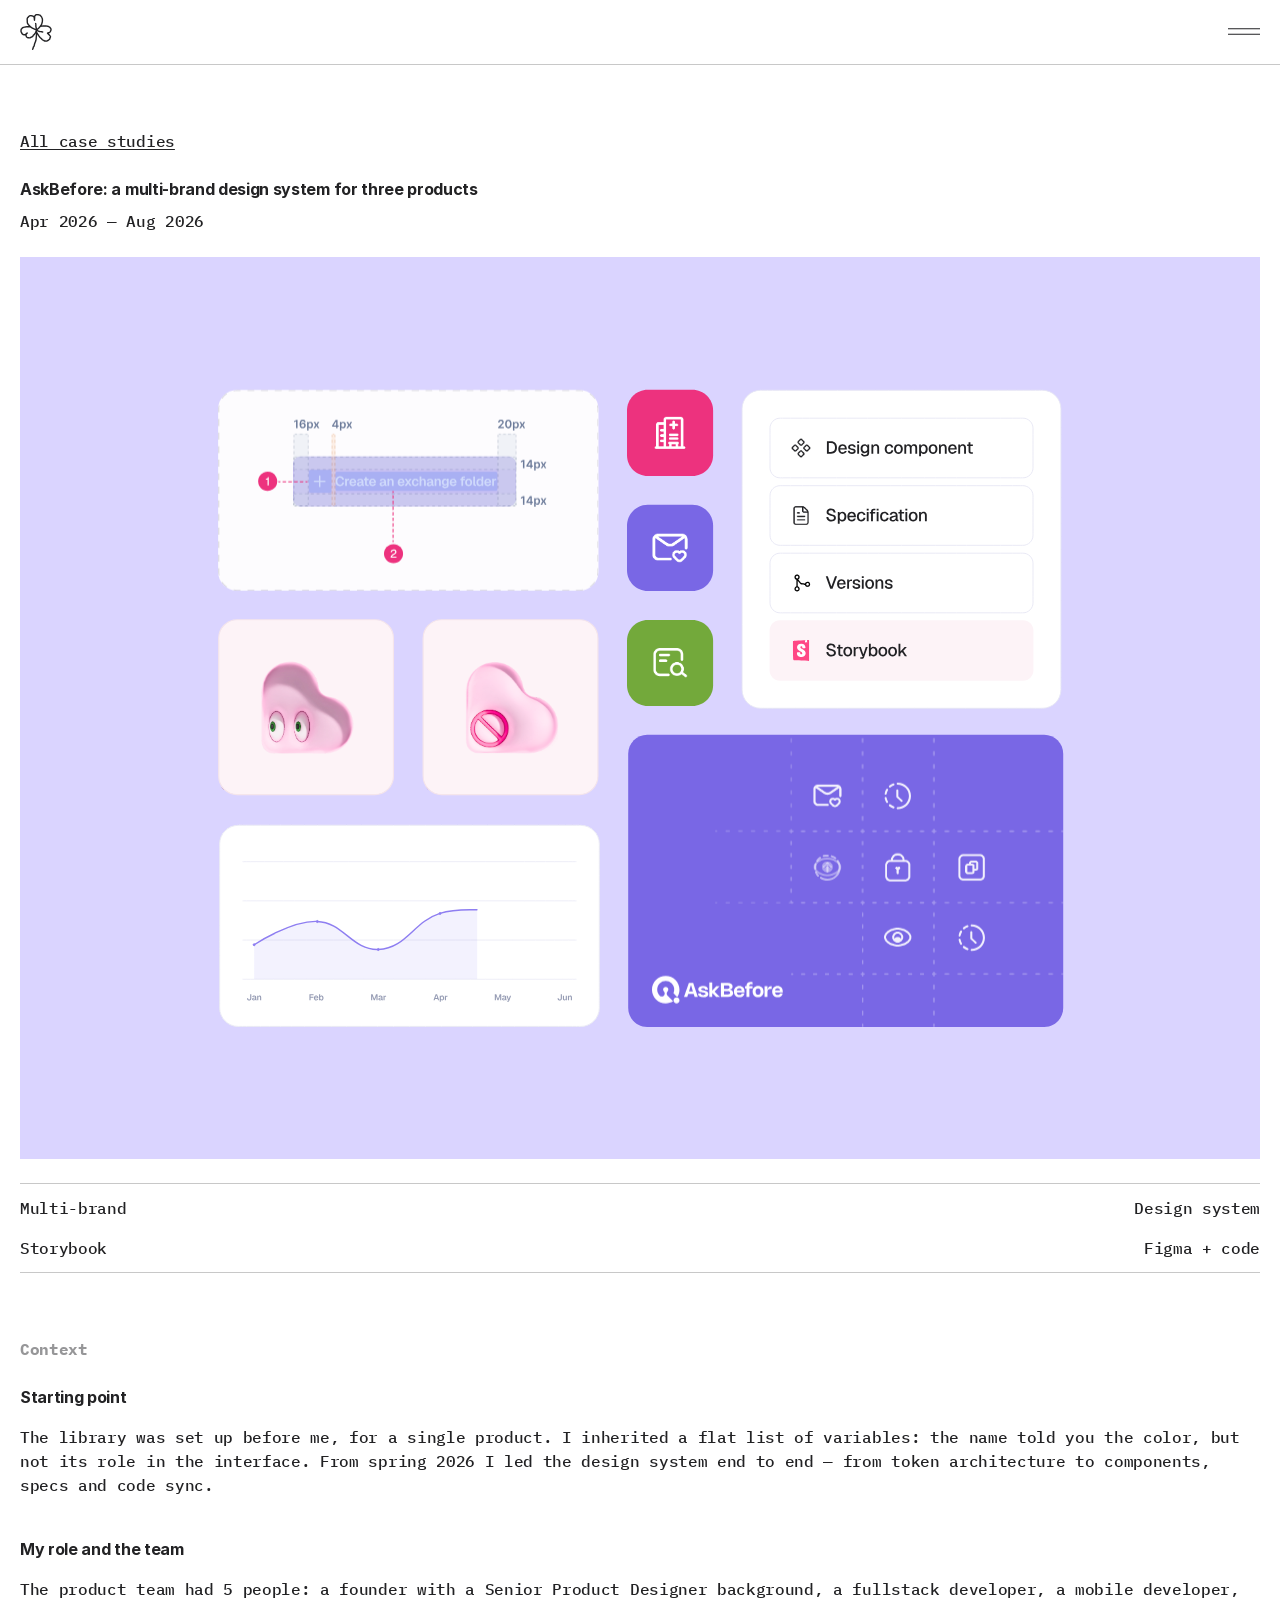
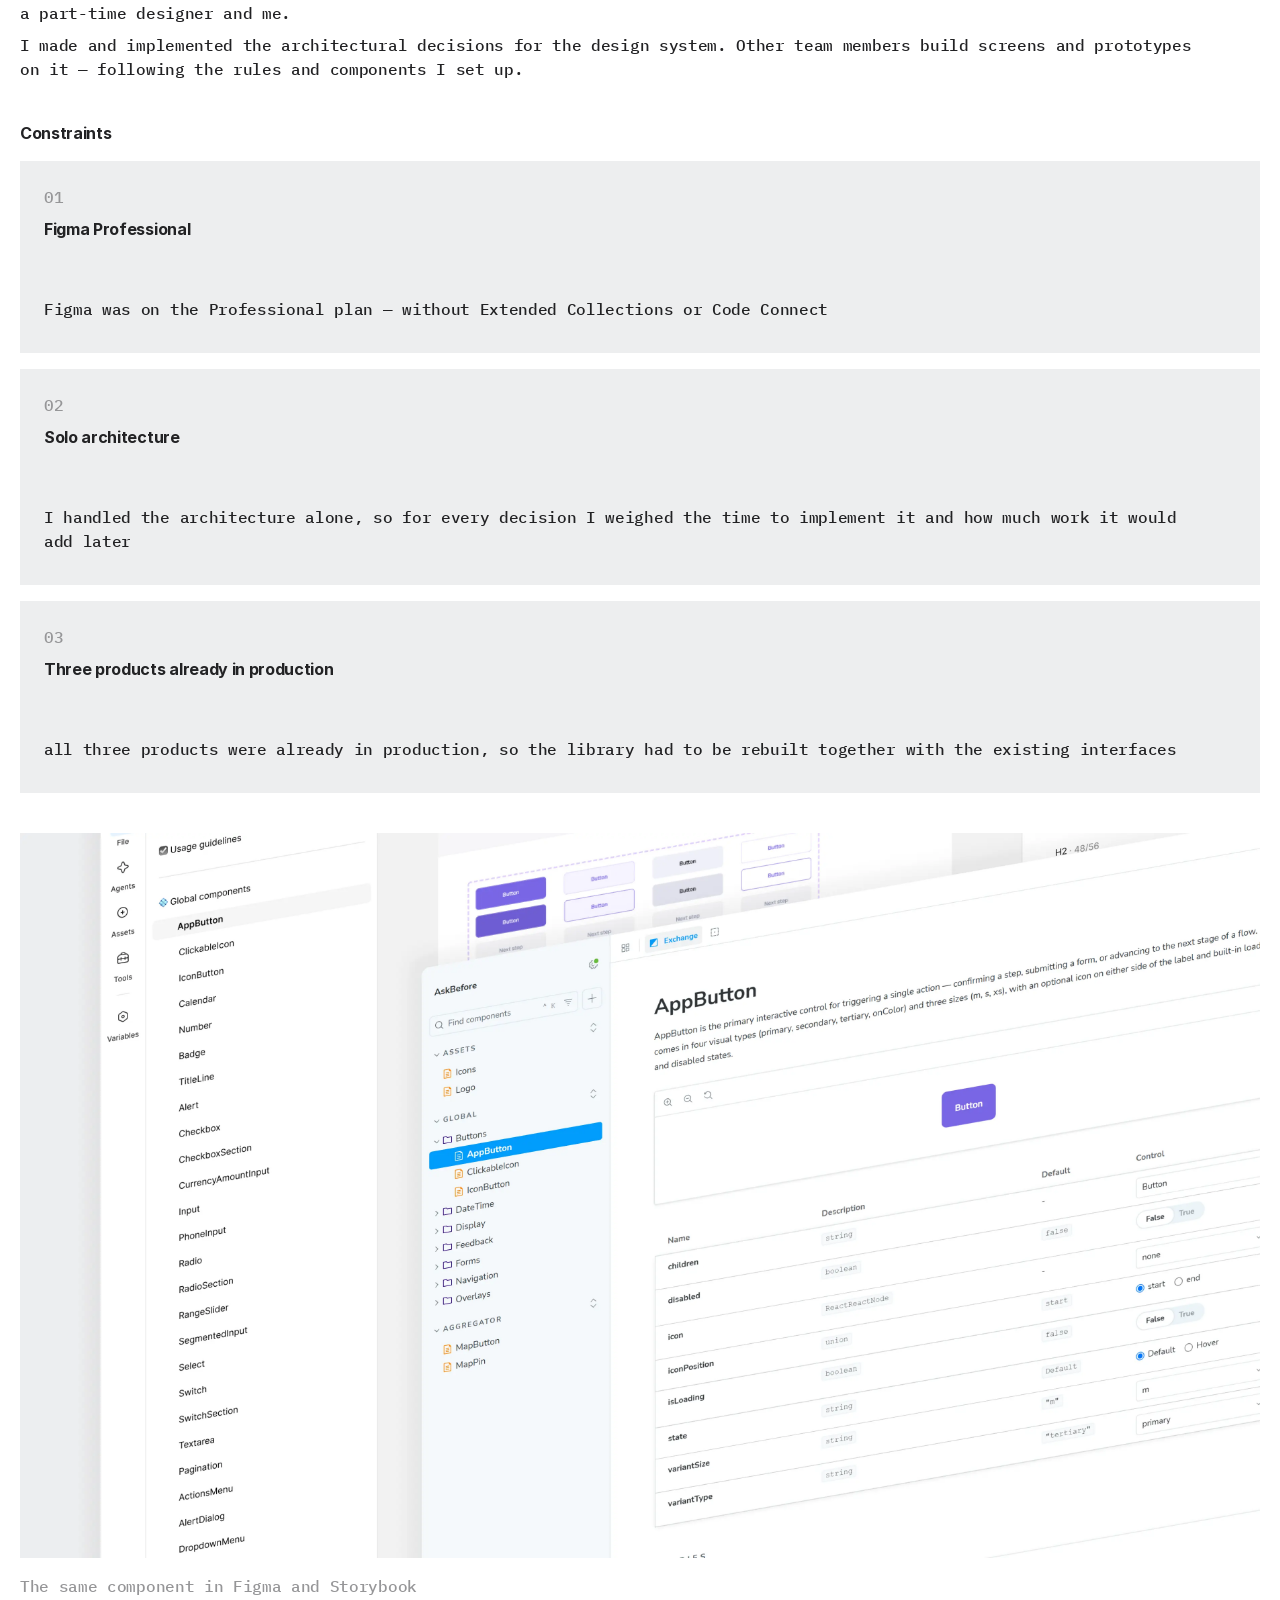
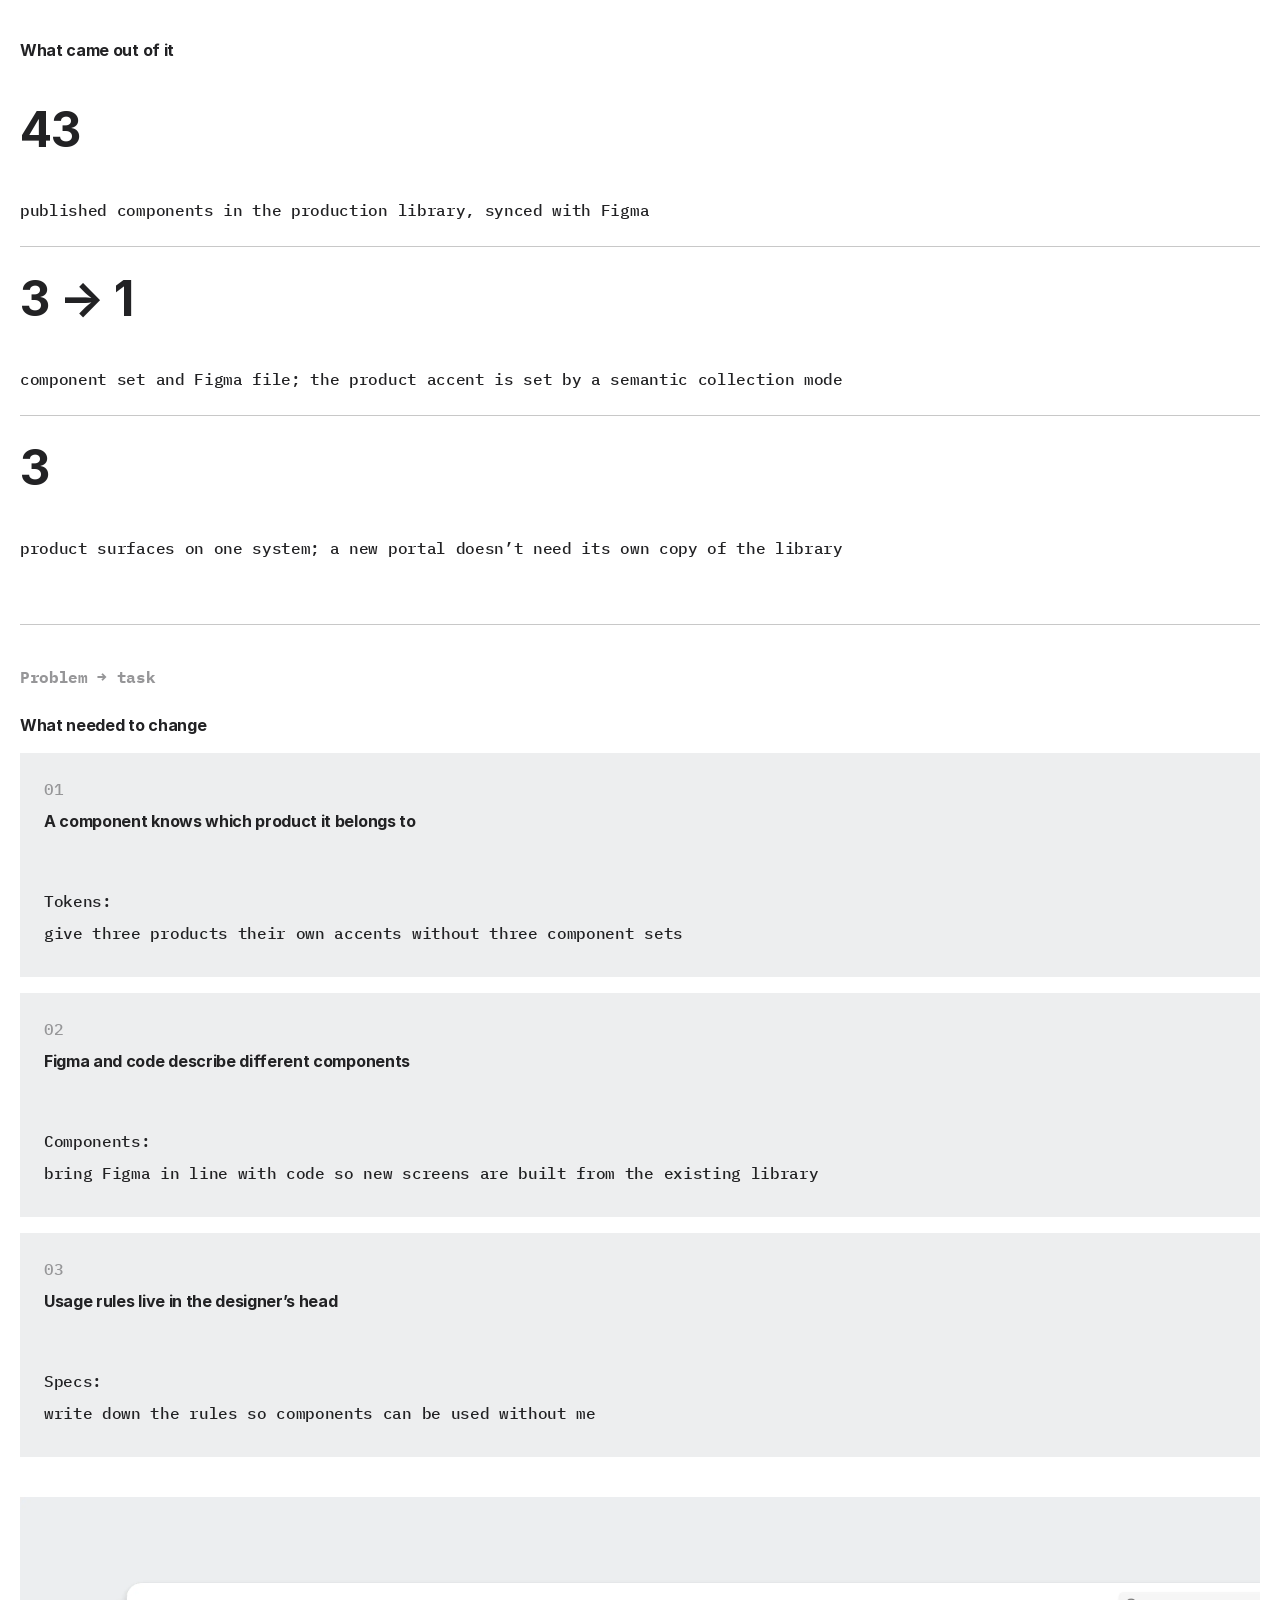
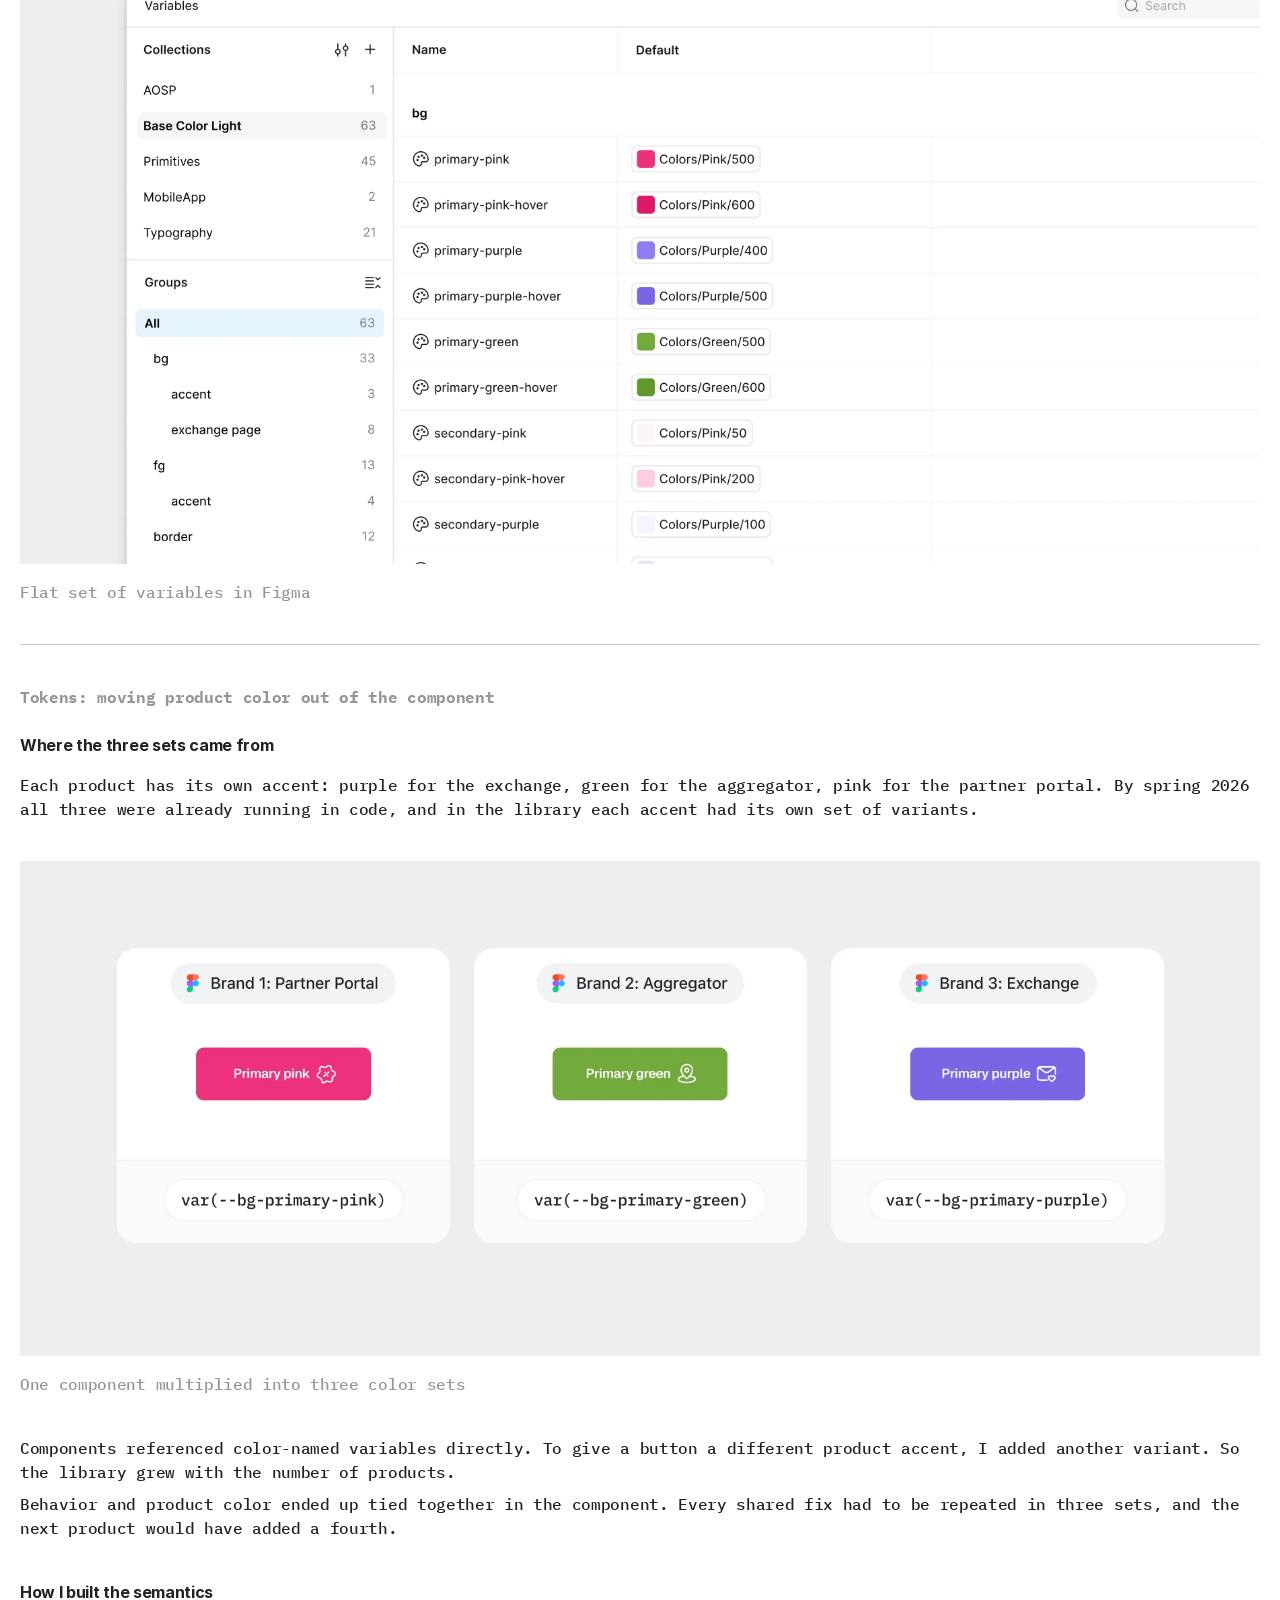
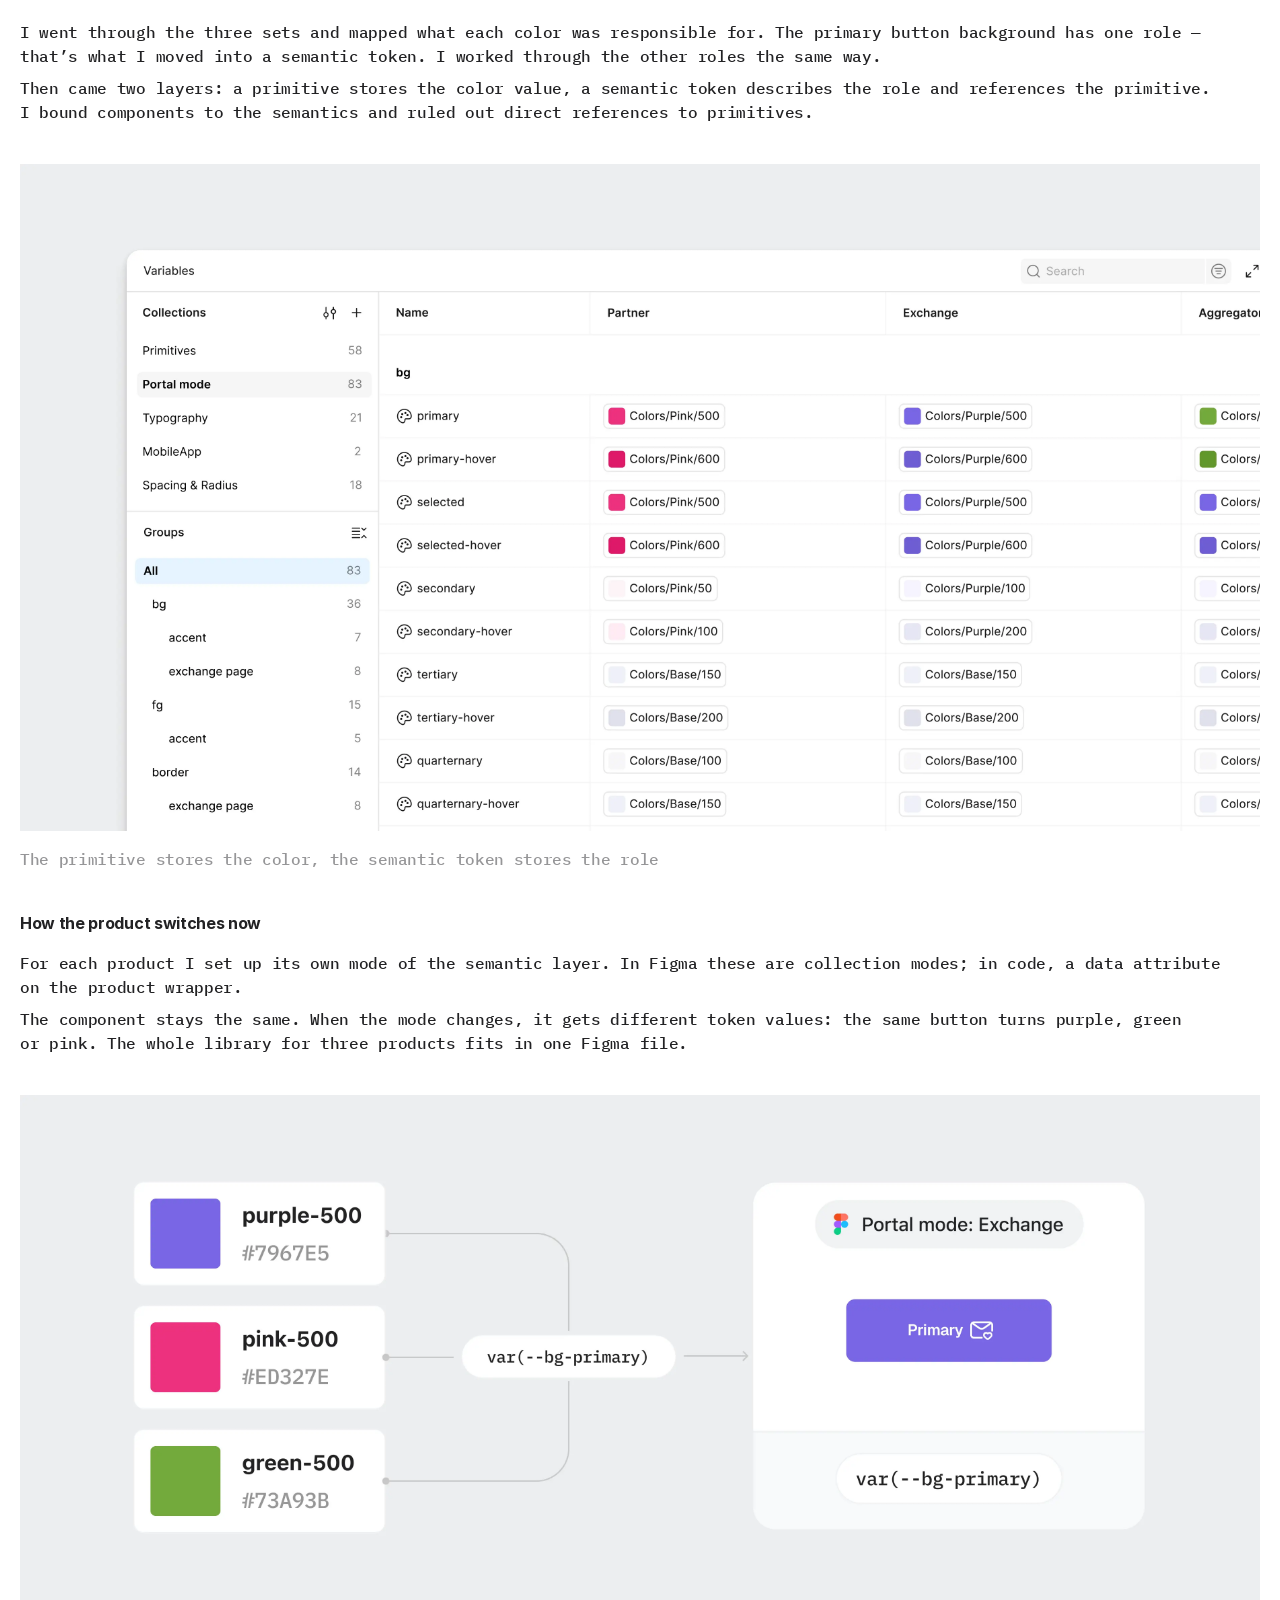
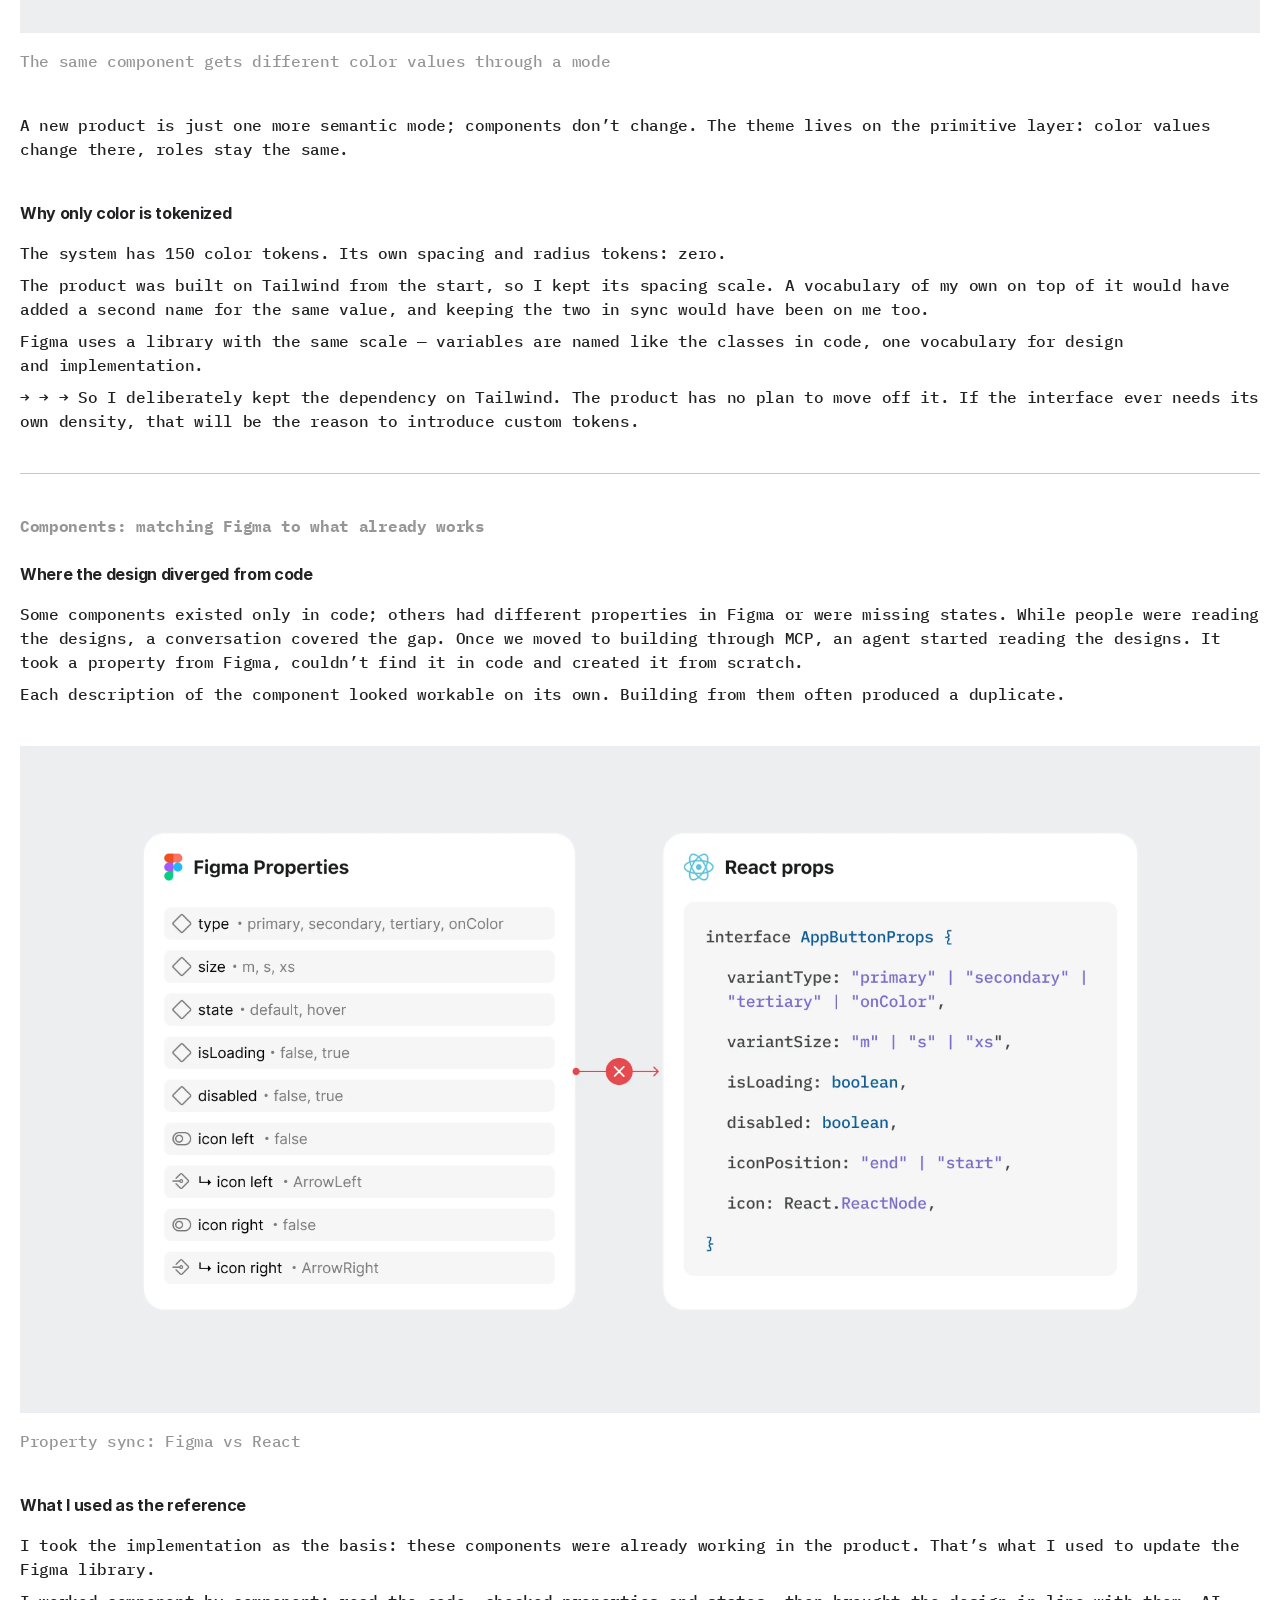
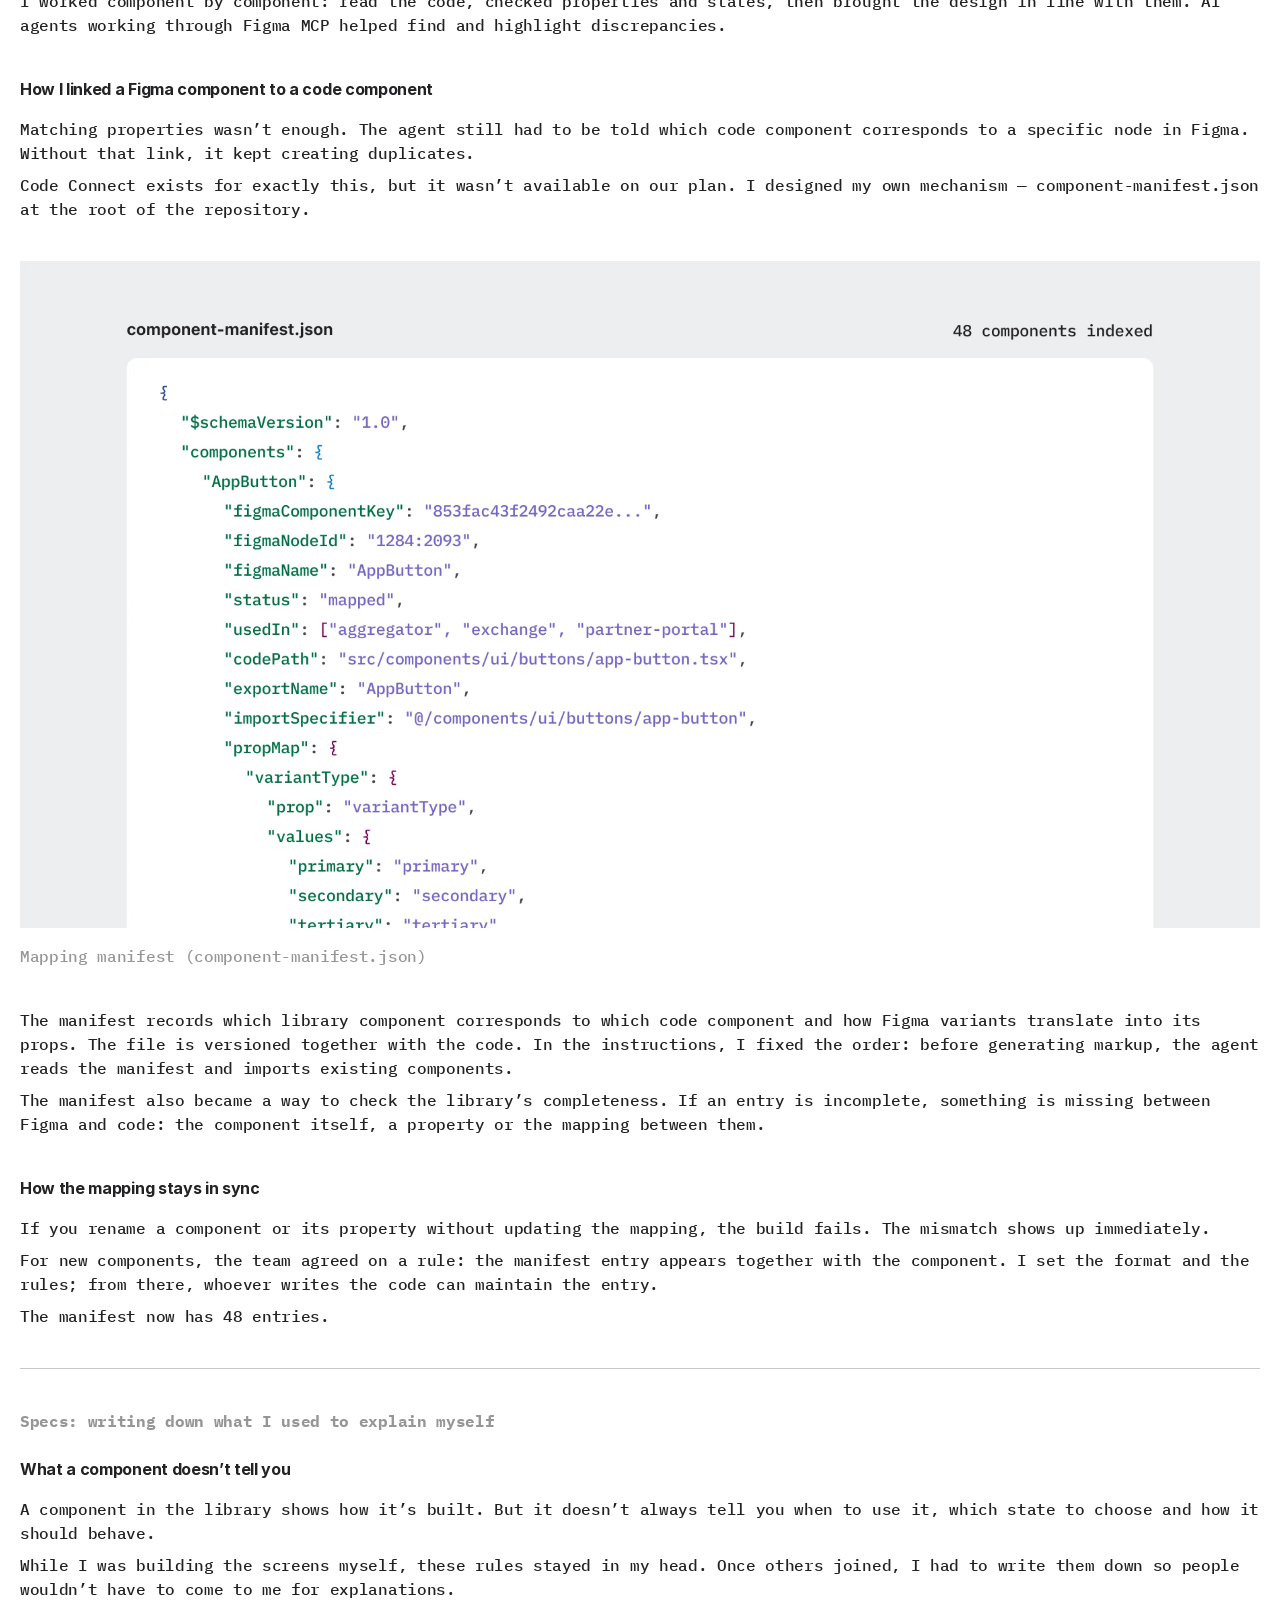
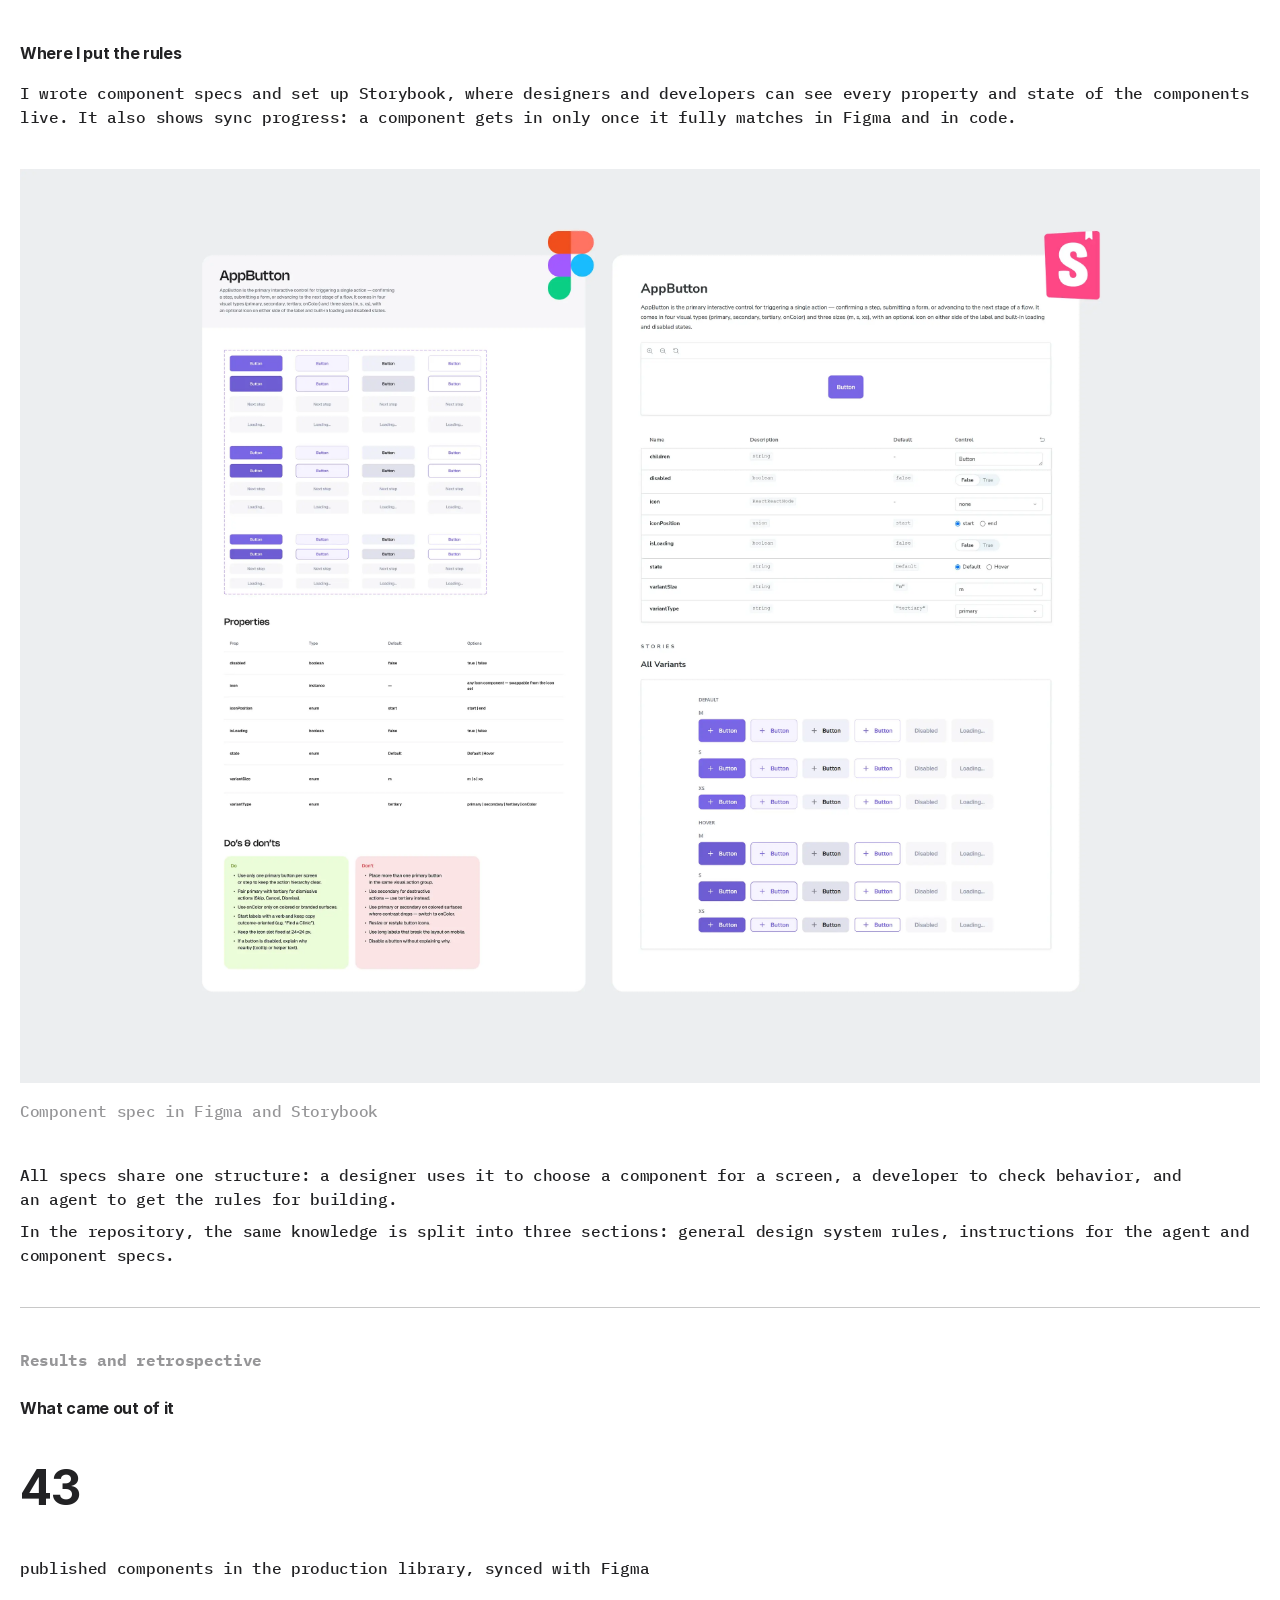
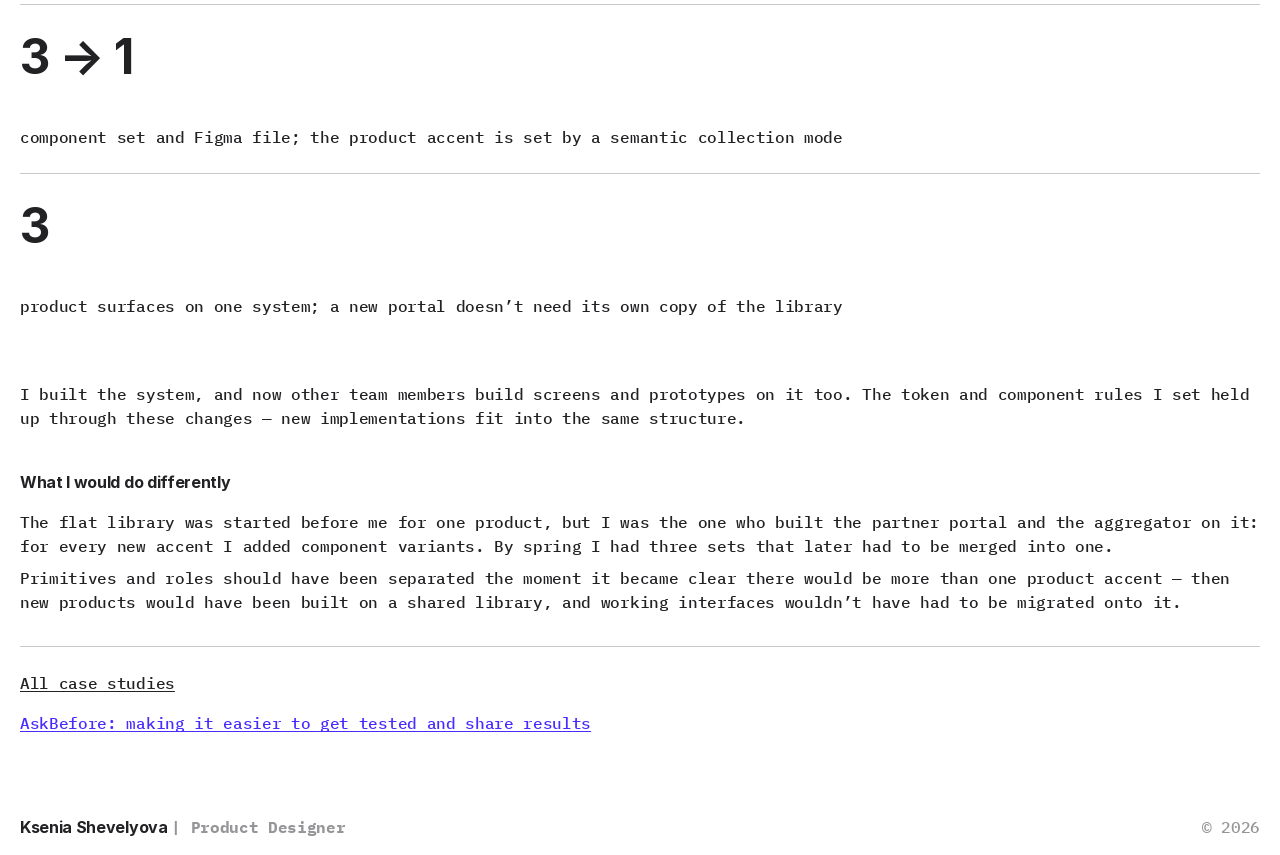
<file: en/cases/ds.html>
<!DOCTYPE html>
<html lang="en">
  <head>
    <meta charset="UTF-8" />
    <meta name="viewport" content="width=device-width, initial-scale=1.0" />
    <title>
      Case study: a multi-brand design system — Ksenia Shevelyova
    </title>
    <meta
      name="description"
      content="Case study: AskBefore’s multi-brand design system for three products — tokens, components, specs and Figma–code sync."
    />
    <link rel="alternate" hreflang="ru" href="https://eslichtne.github.io/portfolio/cases/ds" />
    <link rel="alternate" hreflang="en" href="https://eslichtne.github.io/portfolio/en/cases/ds" />
    <!-- Open Graph -->
    <meta property="og:type" content="website" />
    <meta property="og:site_name" content="Ksenia Shevelyova" />
    <meta property="og:url" content="https://eslichtne.github.io/portfolio/en/cases/ds" />
    <meta property="og:title" content="Case study: a multi-brand design system — Ksenia Shevelyova" />
    <meta property="og:description" content="Case study: AskBefore’s multi-brand design system for three products — tokens, components, specs and Figma–code sync." />
    <meta property="og:image" content="https://eslichtne.github.io/portfolio/assets/og/og.png" />
    <meta property="og:image:width" content="1200" />
    <meta property="og:image:height" content="630" />
    <meta property="og:locale" content="en_US" />
    <meta name="twitter:card" content="summary_large_image" />
    <link rel="icon" href="../../assets/favicon.ico" sizes="any" />
    <link rel="icon" href="../../assets/favicon.svg" type="image/svg+xml" />
    <link rel="apple-touch-icon" href="../../assets/apple-touch-icon.png" />
    <link
      rel="icon"
      href="../../assets/icon-512.png"
      type="image/png"
      sizes="512x512"
    />
    <link
      rel="preload"
      href="../../assets/fonts/ibm-medium.woff2"
      as="font"
      type="font/woff2"
      crossorigin
    />
    <link rel="stylesheet" href="../../css/tokens.css" />
    <link rel="stylesheet" href="../../css/reset.css" />
    <link rel="stylesheet" href="../../css/typography.css" />
    <link rel="stylesheet" href="../../css/main.css" />
    <!-- Microsoft Clarity -->
    <script type="text/javascript">
        (function(c,l,a,r,i,t,y){
            c[a]=c[a]||function(){(c[a].q=c[a].q||[]).push(arguments)};
            t=l.createElement(r);t.async=1;t.src="https://www.clarity.ms/tag/"+i;
            y=l.getElementsByTagName(r)[0];y.parentNode.insertBefore(t,y);
        })(window, document, "clarity", "script", "yzztn9lsdh");
    </script>
  </head>
  <body>
    <div class="page">
      <header class="header">
        <div class="limiter header__inner">
          <div class="header__brand">
            <a class="header__logo" href="../" aria-label="Home">
              <img
                src="../../assets/images/logo.svg"
                width="32"
                height="40"
                alt=""
              />
            </a>
          </div>

          <nav class="header__nav" aria-label="Main navigation">
            <div class="header__links">
              <a class="link header__link" href="../#about">About me</a>
              <a class="link header__link" href="https://drive.google.com/file/d/1RFMoS6AXFGiBTUzmuPV4A-A30SHjbNmi/view?usp=sharing" target="_blank" rel="noopener noreferrer">CV</a>
              <a class="link header__link" href="https://t.me/EsLichtne" target="_blank" rel="noopener noreferrer">Telegram</a>
              <a class="link header__link" href="https://www.linkedin.com/in/eslichtne/" target="_blank" rel="noopener noreferrer">Linkedin</a>
            </div>
            <p class="text header__lang" aria-label="Language">
              <a href="../../cases/ds" hreflang="ru" lang="ru">Ru</a>|<span aria-current="true">Eng</span>
            </p>
          </nav>
        </div>
      </header>

      <div class="menu-overlay" data-menu-overlay></div>
      <nav class="menu" id="mobile-menu" data-menu-panel aria-label="Menu">
        <div class="menu__body">
          <div class="menu__nav">
            <a class="link menu__link" href="../#cases">Case studies</a>
            <a class="link menu__link" href="../#about">About me</a>
          </div>
          <div class="menu__contacts">
            <p class="subheading menu__label">Contacts</p>
            <div class="menu__contact-links">
              <a class="link menu__link" href="https://drive.google.com/file/d/1RFMoS6AXFGiBTUzmuPV4A-A30SHjbNmi/view?usp=sharing" target="_blank" rel="noopener noreferrer">CV</a>
              <a class="link menu__link" href="https://t.me/EsLichtne" target="_blank" rel="noopener noreferrer">Telegram</a>
              <a class="link menu__link" href="https://www.linkedin.com/in/eslichtne/" target="_blank" rel="noopener noreferrer">Linkedin</a>
            </div>
          </div>
        </div>
        <p class="text menu__lang" aria-label="Language">
          <a href="../../cases/ds" hreflang="ru" lang="ru">Ru</a>|<span aria-current="true">Eng</span>
        </p>
      </nav>
      <button type="button" class="header__menu-btn" data-menu-button
        aria-expanded="false" aria-controls="mobile-menu"
        aria-label="Open menu" data-menu-close-label="Close menu">
        <span class="header__menu-icon" aria-hidden="true">
          <span class="header__menu-line"></span>
          <span class="header__menu-line"></span>
        </span>
      </button>

      <div class="main">
        <main class="main__content case-page">
          <div class="case-main">
            <div class="case-hero">
              <a class="link case-hero__back" href="../">All case studies</a>

              <div class="case-hero__heading">
                <h1 class="heading case-hero__title">
                  AskBefore: a&nbsp;multi-brand design system for&nbsp;three products
                </h1>
                <p class="text case-hero__date">Apr 2026&nbsp;— Aug 2026</p>
              </div>

              <div class="case-hero__cover">
                <img
                  src="../../assets/images/cases/ds/cover.webp"
                  alt="Collage of components from AskBefore’s multi-brand design system"
                  width="3680"
                  height="2720"
                />
                <div class="case-hero__lottie" data-cover-lottie data-lottie-play="visible" data-src="../../assets/images/cases/ds/cover.json" aria-hidden="true"></div>
              </div>

              <div class="case-hero__meta">
                <p class="text">Multi-brand</p>
                <p class="text">Design system</p>
                <div class="case-hero__meta-end">
                  <p class="text">Storybook</p>
                  <p class="text">Figma + code</p>
                </div>
              </div>
            </div>

            <div class="case-body">
              <nav class="case-toc" aria-label="Case study contents" data-case-toc>
              <a class="case-toc__item is-active" href="#context">
                <span class="text case-toc__num">01</span>
                <span class="text case-toc__label">Context</span>
              </a>
              <a class="case-toc__item" href="#task">
                <span class="text case-toc__num">02</span>
                <span class="text case-toc__label">Problem → task</span>
              </a>
              <a class="case-toc__item" href="#tokens">
                <span class="text case-toc__num">03</span>
                <span class="text case-toc__label">Tokens</span>
              </a>
              <a class="case-toc__item" href="#components">
                <span class="text case-toc__num">04</span>
                <span class="text case-toc__label">Components</span>
              </a>
              <a class="case-toc__item" href="#specs">
                <span class="text case-toc__num">05</span>
                <span class="text case-toc__label">Specs</span>
              </a>
              <a class="case-toc__item" href="#results">
                <span class="text case-toc__num">06</span>
                <span class="text case-toc__label"
                  >Results and retrospective</span
                >
              </a>
            </nav>

            <div class="case-content">
              <section class="case-section" id="context">
                <h2 class="subheading case-section__label">Context</h2>

                <div class="case-section__body">
                  <div class="case-block">
                    <h3 class="heading">Starting point</h3>
                    <div class="case-prose">
                      <p class="text">
                        The library was set up before me, for&nbsp;a&nbsp;single product. I&nbsp;inherited
                        a&nbsp;flat list of&nbsp;variables: the name told you the color, but not its role
                        in&nbsp;the interface. From spring 2026 I&nbsp;led the design system end
                        to&nbsp;end&nbsp;— from token architecture to&nbsp;components, specs and code sync.
                      </p>
                    </div>
                  </div>

                  <div class="case-block">
                    <h3 class="heading">My role and the team</h3>
                    <div class="case-prose">
                      <p class="text">
                        The product team had 5 people: a&nbsp;founder with a&nbsp;Senior Product Designer
                        background, a&nbsp;fullstack developer, a&nbsp;mobile developer, a&nbsp;part-time
                        designer and me.
                      </p>
                      <p class="text">
                        I&nbsp;made and implemented the architectural decisions for&nbsp;the design system.
                        Other team members build screens and prototypes on&nbsp;it&nbsp;— following the rules
                        and components I&nbsp;set up.
                      </p>
                    </div>
                  </div>

                  <div class="case-block">
                    <h3 class="heading">Constraints</h3>
                    <div class="case-cards">
                      <article class="case-card">
                        <div class="case-card__header">
                          <p class="text case-card__index">01</p>
                          <h4 class="heading case-card__title">
                            Figma Professional
                          </h4>
                        </div>
                        <p class="text">
                          Figma was on&nbsp;the Professional plan&nbsp;— without Extended Collections
                          or&nbsp;Code Connect
                        </p>
                      </article>
                      <article class="case-card">
                        <div class="case-card__header">
                          <p class="text case-card__index">02</p>
                          <h4 class="heading case-card__title">
                            Solo architecture
                          </h4>
                        </div>
                        <p class="text">
                          I&nbsp;handled the architecture alone, so for&nbsp;every decision I&nbsp;weighed the
                          time to&nbsp;implement it and how much work it would add later
                        </p>
                      </article>
                      <article class="case-card">
                        <div class="case-card__header">
                          <p class="text case-card__index">03</p>
                          <h4 class="heading case-card__title">
                            Three products already in&nbsp;production
                          </h4>
                        </div>
                        <p class="text">
                          all three products were already in&nbsp;production, so the library had to&nbsp;be
                          rebuilt together with the existing interfaces
                        </p>
                      </article>
                    </div>
                  </div>

                  <figure class="case-figure">
                    <div class="case-figure__media case-figure__media--539">
                      <img
                        src="../../assets/images/cases/ds/ds-8.webp"
                        alt="The same component in Figma and Storybook"
                        width="3692"
                        height="2160"
                      />
                    </div>
                    <figcaption class="text case-figure__caption">
                      The same component in&nbsp;Figma and Storybook
                    </figcaption>
                  </figure>

                  <div class="case-block">
                    <h3 class="heading">What came out of&nbsp;it</h3>
                    <div class="case-metrics">
                      <article class="case-metric case-metric--primary">
                        <p class="number case-metric__value">43</p>
                        <p class="text">
                          published components in&nbsp;the production library, synced with Figma
                        </p>
                      </article>
                      <article class="case-metric case-metric--secondary">
                        <p class="number case-metric__value">3&nbsp;→&nbsp;1</p>
                        <p class="text">
                          component set and Figma file; the product accent is&nbsp;set by&nbsp;a&nbsp;semantic
                          collection mode
                        </p>
                      </article>
                      <article class="case-metric case-metric--tertiary">
                        <p class="number case-metric__value">3</p>
                        <p class="text">
                          product surfaces on&nbsp;one system; a&nbsp;new portal doesn’t need its own copy
                          of&nbsp;the library
                        </p>
                      </article>
                    </div>
                  </div>
                </div>
              </section>

              <section class="case-section" id="task">
                <h2 class="subheading case-section__label">
                  Problem → task
                </h2>

                <div class="case-section__body">
                  <div class="case-block">
                    <h3 class="heading">What needed to&nbsp;change</h3>
                    <div class="case-cards">
                      <article class="case-card">
                        <div class="case-card__header">
                          <p class="text case-card__index">01</p>
                          <h4 class="heading case-card__title">
                            A component knows which product it belongs to
                          </h4>
                        </div>
                        <div class="case-prose">
                          <p class="text">Tokens:</p>
                          <p class="text">
                            give three products their own accents without three component sets
                          </p>
                        </div>
                      </article>
                      <article class="case-card">
                        <div class="case-card__header">
                          <p class="text case-card__index">02</p>
                          <h4 class="heading case-card__title">
                            Figma and code describe different components
                          </h4>
                        </div>
                        <div class="case-prose">
                          <p class="text">Components:</p>
                          <p class="text">
                            bring Figma in&nbsp;line with code so new screens are built from the existing
                            library
                          </p>
                        </div>
                      </article>
                      <article class="case-card">
                        <div class="case-card__header">
                          <p class="text case-card__index">03</p>
                          <h4 class="heading case-card__title">
                            Usage rules live in&nbsp;the designer’s head
                          </h4>
                        </div>
                        <div class="case-prose">
                          <p class="text">Specs:</p>
                          <p class="text">
                            write down the rules so components can be used without me
                          </p>
                        </div>
                      </article>
                    </div>
                  </div>

                  <figure class="case-figure">
                    <div class="case-figure__media case-figure__media--496">
                      <img
                        src="../../assets/images/cases/ds/ds-7.webp"
                        alt="Flat set of variables in Figma"
                        width="3692"
                        height="1984"
                      />
                    </div>
                    <figcaption class="text case-figure__caption">
                      Flat set of&nbsp;variables in&nbsp;Figma
                    </figcaption>
                  </figure>
                </div>
              </section>

              <section class="case-section" id="tokens">
                <h2 class="subheading case-section__label">
                  Tokens: moving product color out of&nbsp;the component
                </h2>

                <div class="case-section__body">
                  <div class="case-block">
                    <h3 class="heading">Where the three sets came from</h3>
                    <div class="case-prose">
                      <p class="text">
                        Each product has its own accent: purple for&nbsp;the exchange, green for&nbsp;the
                        aggregator, pink for&nbsp;the partner portal. By spring 2026 all three were already
                        running in&nbsp;code, and in&nbsp;the library each accent had its own set
                        of&nbsp;variants.
                      </p>
                    </div>
                  </div>

                  <figure class="case-figure">
                    <div class="case-figure__media case-figure__media--368">
                      <img
                        src="../../assets/images/cases/ds/ds-1.webp"
                        alt="Three color sets of one component for AskBefore products"
                        width="3688"
                        height="1472"
                      />
                    </div>
                    <figcaption class="text case-figure__caption">
                      One component multiplied into three color sets
                    </figcaption>
                  </figure>

                  <div class="case-prose">
                    <p class="text">
                      Components referenced color-named variables directly. To give a&nbsp;button
                      a&nbsp;different product accent, I&nbsp;added another variant. So the library grew with
                      the number of&nbsp;products.
                    </p>
                    <p class="text">
                      Behavior and product color ended up tied together in&nbsp;the component. Every shared
                      fix had to&nbsp;be repeated in&nbsp;three sets, and the next product would have added
                      a&nbsp;fourth.
                    </p>
                  </div>

                  <div class="case-block">
                    <h3 class="heading">How I&nbsp;built the semantics</h3>
                    <div class="case-prose">
                      <p class="text">
                        I&nbsp;went through the three sets and mapped what each color was responsible for. The
                        primary button background has one role&nbsp;— that’s what I&nbsp;moved into
                        a&nbsp;semantic token. I&nbsp;worked through the other roles the same way.
                      </p>
                      <p class="text">
                        Then came two layers: a&nbsp;primitive stores the color value, a&nbsp;semantic token
                        describes the role and references the primitive. I&nbsp;bound components to&nbsp;the
                        semantics and ruled out direct references to&nbsp;primitives.
                      </p>
                    </div>
                  </div>

                  <figure class="case-figure">
                    <div class="case-figure__media case-figure__media--496">
                      <img
                        src="../../assets/images/cases/ds/ds-6.webp"
                        alt="The primitive stores the color, the semantic token stores the role"
                        width="3692"
                        height="1984"
                      />
                    </div>
                    <figcaption class="text case-figure__caption">
                      The primitive stores the color, the semantic token stores the role
                    </figcaption>
                  </figure>

                  <div class="case-block">
                    <h3 class="heading">
                      How the product switches now
                    </h3>
                    <div class="case-prose">
                      <p class="text">
                        For each product I&nbsp;set up its own mode of&nbsp;the semantic layer. In Figma these
                        are collection modes; in&nbsp;code, a&nbsp;data attribute on&nbsp;the product wrapper.
                      </p>
                      <p class="text">
                        The component stays the same. When the mode changes, it gets different token values:
                        the same button turns purple, green or&nbsp;pink. The whole library for&nbsp;three
                        products fits in&nbsp;one Figma file.
                      </p>
                    </div>
                  </div>

                  <figure class="case-figure">
                    <div class="case-figure__media case-figure__media--400">
                      <img
                        src="../../assets/images/cases/ds/ds-2.webp"
                        alt="One component in three product color modes"
                        width="3688"
                        height="1600"
                      />
                    </div>
                    <figcaption class="text case-figure__caption">
                      The same component gets different color values through a mode
                    </figcaption>
                  </figure>

                  <div class="case-prose">
                    <p class="text">
                      A new product is just one more semantic mode; components don’t change. The theme lives
                      on the primitive layer: color values change there, roles stay the same.
                    </p>
                  </div>

                  <div class="case-block">
                    <h3 class="heading">
                      Why only color is tokenized
                    </h3>
                    <div class="case-prose">
                      <p class="text">
                        The system has 150 color tokens. Its own spacing and radius tokens: zero.
                      </p>
                      <p class="text">
                        The product was built on&nbsp;Tailwind from the start, so I&nbsp;kept its spacing
                        scale. A vocabulary of&nbsp;my own on&nbsp;top of&nbsp;it would have added
                        a&nbsp;second name for&nbsp;the same value, and keeping the two in&nbsp;sync would
                        have been on&nbsp;me too.
                      </p>
                      <p class="text">
                        Figma uses a library with the same scale — variables are named like the classes in
                        code, one vocabulary for design and implementation.
                      </p>
                      <p class="text">
                        → → → So I&nbsp;deliberately kept the dependency on&nbsp;Tailwind. The product has no
                        plan to&nbsp;move off it. If the interface ever needs its own density, that will be
                        the reason to&nbsp;introduce custom tokens.
                      </p>
                    </div>
                  </div>
                </div>
              </section>

              <section class="case-section" id="components">
                <h2 class="subheading case-section__label">
                  Components: matching Figma to&nbsp;what already works
                </h2>

                <div class="case-section__body">
                  <div class="case-block">
                    <h3 class="heading">
                      Where the design diverged from code
                    </h3>
                    <div class="case-prose">
                      <p class="text">
                        Some components existed only in&nbsp;code; others had different properties
                        in&nbsp;Figma or&nbsp;were missing states. While people were reading the designs,
                        a&nbsp;conversation covered the gap. Once we moved to&nbsp;building through MCP,
                        an&nbsp;agent started reading the designs. It took a&nbsp;property from Figma,
                        couldn’t find it in&nbsp;code and created it from scratch.
                      </p>
                      <p class="text">
                        Each description of&nbsp;the component looked workable on&nbsp;its own. Building from
                        them often produced a&nbsp;duplicate.
                      </p>
                    </div>
                  </div>

                  <figure class="case-figure">
                    <div class="case-figure__media case-figure__media--496">
                      <img
                        src="../../assets/images/cases/ds/ds-3.webp"
                        alt="Comparing component properties in Figma and React"
                        width="3692"
                        height="1984"
                      />
                    </div>
                    <figcaption class="text case-figure__caption">
                      Property sync: Figma vs React
                    </figcaption>
                  </figure>

                  <div class="case-block">
                    <h3 class="heading">What I&nbsp;used as&nbsp;the reference</h3>
                    <div class="case-prose">
                      <p class="text">
                        I&nbsp;took the implementation as&nbsp;the basis: these components were already
                        working in&nbsp;the product. That’s what I&nbsp;used to&nbsp;update the Figma library.
                      </p>
                      <p class="text">
                        I&nbsp;worked component by&nbsp;component: read the code, checked properties and
                        states, then brought the design in&nbsp;line with them. AI agents working through
                        Figma MCP helped find and highlight discrepancies.
                      </p>
                    </div>
                  </div>

                  <div class="case-block">
                    <h3 class="heading">
                      How I&nbsp;linked a&nbsp;Figma component to&nbsp;a&nbsp;code component
                    </h3>
                    <div class="case-prose">
                      <p class="text">
                        Matching properties wasn’t enough. The agent still had to&nbsp;be told which code
                        component corresponds to&nbsp;a&nbsp;specific node in&nbsp;Figma. Without that link,
                        it kept creating duplicates.
                      </p>
                      <p class="text">
                        Code Connect exists for&nbsp;exactly this, but it wasn’t available on&nbsp;our plan.
                        I&nbsp;designed my own mechanism&nbsp;— component-manifest.json at&nbsp;the root
                        of&nbsp;the repository.
                      </p>
                    </div>
                  </div>

                  <figure class="case-figure">
                    <div class="case-figure__media case-figure__media--496">
                      <img
                        src="../../assets/images/cases/ds/ds-4.webp"
                        alt="Excerpt from component-manifest.json mapping Figma to code"
                        width="3692"
                        height="1984"
                      />
                    </div>
                    <figcaption class="text case-figure__caption">
                      Mapping manifest (component-manifest.json)
                    </figcaption>
                  </figure>

                  <div class="case-prose">
                    <p class="text">
                      The manifest records which library component corresponds to&nbsp;which code component
                      and how Figma variants translate into its props. The file is&nbsp;versioned together
                      with the code. In the instructions, I&nbsp;fixed the order: before generating markup,
                      the agent reads the manifest and imports existing components.
                    </p>
                    <p class="text">
                      The manifest also became a&nbsp;way to&nbsp;check the library’s completeness. If
                      an&nbsp;entry is&nbsp;incomplete, something is&nbsp;missing between Figma and code: the
                      component itself, a&nbsp;property or&nbsp;the mapping between them.
                    </p>
                  </div>

                  <div class="case-block">
                    <h3 class="heading">
                      How the mapping stays in&nbsp;sync
                    </h3>
                    <div class="case-prose">
                      <p class="text">
                        If you rename a&nbsp;component or&nbsp;its property without updating the mapping, the
                        build fails. The mismatch shows up immediately.
                      </p>
                      <p class="text">
                        For new components, the team agreed on&nbsp;a&nbsp;rule: the manifest entry appears
                        together with the component. I&nbsp;set the format and the rules; from there, whoever
                        writes the code can maintain the entry.
                      </p>
                      <p class="text">
                        The manifest now has 48 entries.
                      </p>
                    </div>
                  </div>
                </div>
              </section>

              <section class="case-section" id="specs">
                <h2 class="subheading case-section__label">
                  Specs: writing down what I&nbsp;used to&nbsp;explain myself
                </h2>

                <div class="case-section__body">
                  <div class="case-block">
                    <h3 class="heading">
                      What a&nbsp;component doesn’t tell you
                    </h3>
                    <div class="case-prose">
                      <p class="text">
                        A component in&nbsp;the library shows how it’s built. But it doesn’t always tell you
                        when to&nbsp;use it, which state to&nbsp;choose and how it should behave.
                      </p>
                      <p class="text">
                        While I&nbsp;was building the screens myself, these rules stayed in&nbsp;my head. Once
                        others joined, I&nbsp;had to&nbsp;write them down so people wouldn’t have to&nbsp;come
                        to&nbsp;me for&nbsp;explanations.
                      </p>
                    </div>
                  </div>

                  <div class="case-block">
                    <h3 class="heading">Where I&nbsp;put the rules</h3>
                    <div class="case-prose">
                      <p class="text">
                        I&nbsp;wrote component specs and set up Storybook, where designers and developers can
                        see every property and state of&nbsp;the components live. It also shows sync progress:
                        a&nbsp;component gets in&nbsp;only once it fully matches in&nbsp;Figma and
                        in&nbsp;code.
                      </p>
                    </div>
                  </div>

                  <figure class="case-figure">
                    <div class="case-figure__media case-figure__media--680">
                      <img
                        src="../../assets/images/cases/ds/ds-5.webp"
                        alt="Component spec in Figma and Storybook"
                        width="3692"
                        height="2720"
                      />
                    </div>
                    <figcaption class="text case-figure__caption">
                      Component spec in Figma and Storybook
                    </figcaption>
                  </figure>

                  <div class="case-prose">
                    <p class="text">
                      All specs share one structure: a&nbsp;designer uses it to&nbsp;choose a&nbsp;component
                      for&nbsp;a&nbsp;screen, a&nbsp;developer to&nbsp;check behavior, and an&nbsp;agent
                      to&nbsp;get the rules for&nbsp;building.
                    </p>
                    <p class="text">
                      In the repository, the same knowledge is&nbsp;split into three sections: general design
                      system rules, instructions for&nbsp;the agent and component specs.
                    </p>
                  </div>
                </div>
              </section>

              <section class="case-section case-section--last" id="results">
                <h2 class="subheading case-section__label">
                  Results and retrospective
                </h2>

                <div class="case-section__body">
                  <div class="case-block">
                    <h3 class="heading">What came out of&nbsp;it</h3>
                    <div class="case-metrics">
                      <article class="case-metric case-metric--primary">
                        <p class="number case-metric__value">43</p>
                        <p class="text">
                          published components in&nbsp;the production library, synced with Figma
                        </p>
                      </article>
                      <article class="case-metric case-metric--secondary">
                        <p class="number case-metric__value">3&nbsp;→&nbsp;1</p>
                        <p class="text">
                          component set and Figma file; the product accent is&nbsp;set by&nbsp;a&nbsp;semantic
                          collection mode
                        </p>
                      </article>
                      <article class="case-metric case-metric--tertiary">
                        <p class="number case-metric__value">3</p>
                        <p class="text">
                          product surfaces on&nbsp;one system; a&nbsp;new portal doesn’t need its own copy
                          of&nbsp;the library
                        </p>
                      </article>
                    </div>
                  </div>

                  <div class="case-prose">
                    <p class="text">
                      I&nbsp;built the system, and now other team members build screens and prototypes
                      on&nbsp;it too. The token and component rules I&nbsp;set held up through these
                      changes&nbsp;— new implementations fit into the same structure.
                    </p>
                  </div>

                  <div class="case-block">
                    <h3 class="heading">What I&nbsp;would do differently</h3>
                    <div class="case-prose">
                      <p class="text">
                        The flat library was started before me for&nbsp;one product, but I&nbsp;was the one
                        who built the partner portal and the aggregator on&nbsp;it: for&nbsp;every new accent
                        I&nbsp;added component variants. By spring I&nbsp;had three sets that later had
                        to&nbsp;be merged into one.
                      </p>
                      <p class="text">
                        Primitives and roles should have been separated the moment it became clear there would
                        be more than one product accent&nbsp;— then new products would have been built
                        on&nbsp;a&nbsp;shared library, and working interfaces wouldn’t have had to&nbsp;be
                        migrated onto it.
                      </p>
                    </div>
                  </div>
                </div>
              </section>
            </div>
            </div>
          </div>

          <nav class="case-nav" aria-label="Case study navigation">
            <a class="link case-nav__all" href="../">All case studies</a>
            <a class="link case-nav__next" href="b2c">
              AskBefore: making it easier to&nbsp;get tested and share results
            </a>
          </nav>
        </main>

        <footer class="footer">
          <p class="heading footer__credit">
            Ksenia Shevelyova
            <span class="subheading footer__role"
              >| Product Designer</span
            >
          </p>
          <p class="text footer__copy">© 2026</p>
        </footer>
      </div>
    </div>

    <script src="../../js/vendor/lottie_light.min.js"></script>
    <script src="../../js/menu.js"></script>
    <script src="../../js/main.js"></script>
  </body>
</html>
</file>
<file: css/tokens.css>
:root {
  /* Colors */
  --bg-0: #ffffff;
  --bg-100: #edeeef;
  --border: #c8c8c8;
  --fg-text: #222224;
  --fg-subtext: #969698;
  --fg-primary: #482cff;

  /* Font families */
  --font-sans: "Inter", -apple-system, BlinkMacSystemFont, "Segoe UI",
    "Helvetica Neue", sans-serif;
  --font-mono: "IBM Plex Mono", ui-monospace, monospace;

  /* Layout */
  --page-max: 1920px;
  --page-pad: 24px;
  --grid-gap: 16px;
  --section-gap: 96px;
  --block-gap: 48px;
  --page-stack-gap: 80px;
  --header-height: 65px;

  /* Overlay (mobile menu) */
  --overlay-bg: rgba(34, 34, 36, 0.2);
  --overlay-blur: 8px;

  /* Motion */
  --ease-bounce: cubic-bezier(0.34, 1.35, 0.64, 1);
  --ease-bounce-strong: cubic-bezier(0.34, 1.56, 0.64, 1);
  --ease-out: ease-out;
  --ease-in: ease-in;
  --ease-close: cubic-bezier(0.4, 0, 1, 1);
  --duration-menu-open: 380ms;
  --duration-menu-close: 240ms;
  --duration-overlay: 200ms;
  --duration-icon-merge: 120ms;
  --duration-icon-cross: 220ms;
}
</file>
<file: css/typography.css>
@font-face {
  font-family: "IBM Plex Mono";
  font-weight: 500;
  font-style: normal;
  font-display: swap;
  src: url("../assets/fonts/ibm-medium.woff2") format("woff2");
}

@font-face {
  font-family: "IBM Plex Mono";
  font-weight: 700;
  font-style: normal;
  font-display: swap;
  src: url("../assets/fonts/ibm-bold.woff2") format("woff2");
}

@font-face {
  font-family: "Inter";
  font-weight: 700;
  font-style: normal;
  font-display: swap;
  src: url("../assets/fonts/inter-bold.woff2") format("woff2");
}

/* Text styles from Figma: Typography (286:7054) */

.heading {
  font-family: var(--font-sans);
  font-weight: 700;
  font-size: 16px;
  line-height: 24px;
  letter-spacing: -0.02em;
  text-wrap: balance;
}

.subheading {
  font-family: var(--font-mono);
  font-weight: 700;
  font-size: 16px;
  line-height: 24px;
  letter-spacing: -0.02em;
  text-wrap: balance;
}

.text {
  font-family: var(--font-mono);
  font-weight: 500;
  font-size: 16px;
  line-height: 24px;
  letter-spacing: -0.02em;
  text-wrap: pretty;
}

.link {
  font-family: var(--font-mono);
  font-weight: 500;
  font-size: 16px;
  line-height: 24px;
  letter-spacing: -0.02em;
  text-decoration: underline;
  text-underline-position: from-font;
  text-decoration-skip-ink: none;
  text-wrap: pretty;
}

.number {
  font-family: var(--font-sans);
  font-weight: 700;
  font-size: 48px;
  line-height: 56px;
  letter-spacing: -0.02em;
  text-wrap: balance;
}
</file>
<file: css/main.css>
body {
  font-family: var(--font-mono);
  font-weight: 500;
  font-size: 16px;
  line-height: 24px;
  letter-spacing: -0.02em;
  color: var(--fg-text);
  background: var(--bg-0);
}

.page {
  display: flex;
  flex-direction: column;
  align-items: center;
  gap: var(--page-stack-gap);
  overflow: clip;
  min-width: 1336px;
  padding-top: calc(var(--header-height) + var(--page-stack-gap));
}

.limiter {
  display: grid;
  grid-template-columns: repeat(3, minmax(0, 1fr));
  column-gap: var(--grid-gap);
  row-gap: var(--grid-gap);
  width: 100%;
  max-width: var(--page-max);
  min-width: 0;
  margin-inline: auto;
  padding-inline: var(--page-pad);
}

/* —— Header —— */

.header {
  position: fixed;
  top: 0;
  left: 0;
  z-index: 100;
  width: 100%;
  background: var(--bg-0);
  border-bottom: 1px solid var(--border);
}

.header__inner {
  padding-block: 12px;
  align-items: start;
}

.header__brand {
  display: flex;
  align-items: center;
  grid-column: 1;
}

.header__logo {
  width: 32px;
  height: 40px;
}

.header__logo img {
  width: 32px;
  height: 40px;
}

.header__nav {
  grid-column: 2 / span 2;
  display: flex;
  align-items: center;
  justify-content: space-between;
  height: 40px;
}

.header__links {
  display: flex;
  align-items: center;
  gap: 104px;
}

.header__lang {
  white-space: nowrap;
}

.header__menu-btn,
.menu-overlay,
.menu {
  display: none;
}

.link:hover,
.header__logo:hover,
.header__lang a:hover,
.menu__lang a:hover,
.case-toc__item:hover {
  opacity: 0.7;
}

/* —— Main —— */

.main {
  display: flex;
  flex-direction: column;
  align-items: center;
  width: 100%;
  max-width: var(--page-max);
  gap: var(--section-gap);
}

.main__content {
  display: flex;
  flex-direction: column;
  align-items: center;
  width: 100%;
  gap: var(--section-gap);
  padding-inline: var(--page-pad);
}

.section {
  display: flex;
  flex-direction: column;
  width: 100%;
  gap: var(--block-gap);
}

#cases,
#about {
  scroll-margin-top: calc(var(--header-height) + 24px);
}

/* —— Intro —— */

.intro {
  display: grid;
  grid-template-columns: repeat(3, minmax(0, 1fr));
  column-gap: var(--grid-gap);
  width: 100%;
}

.intro__identity {
  display: flex;
  flex-direction: column;
  grid-column: 1;
}

.intro__role {
  color: var(--fg-subtext);
}

.intro__summary {
  grid-column: 2 / span 2;
}

/* —— Section headings —— */

.section-heading {
  display: grid;
  grid-template-columns: repeat(3, minmax(0, 1fr));
  column-gap: var(--grid-gap);
  width: 100%;
  align-items: start;
}

.section-heading__title {
  display: flex;
  align-items: center;
  gap: 8px;
  grid-column: 1;
}

.section-heading__title--solo {
  display: flex;
  align-items: center;
  gap: 8px;
}

.section-heading__dot {
  flex-shrink: 0;
  width: 8px;
  height: 8px;
  border-radius: 9999px;
  background: var(--fg-text);
}

.section-heading__label {
  white-space: nowrap;
}

.section-heading__desc {
  grid-column: 2 / span 2;
}

/* —— Cases —— */

.cases__list {
  display: flex;
  flex-direction: column;
  gap: var(--grid-gap);
  width: 100%;
}

.case {
  position: relative;
  display: grid;
  grid-template-columns: repeat(3, minmax(0, 1fr));
  grid-template-rows: auto auto auto;
  column-gap: var(--grid-gap);
  row-gap: var(--grid-gap);
  width: 100%;
}

.case__heading {
  grid-column: 2 / span 2;
  grid-row: 1;
  display: flex;
  align-items: center;
  justify-content: space-between;
  gap: var(--grid-gap);
  white-space: nowrap;
}

.case__date {
  flex-shrink: 0;
}

.case__content {
  grid-column: 1;
  grid-row: 2;
  display: flex;
  flex-direction: column;
  gap: 32px;
  align-self: start;
  position: sticky;
  top: calc(var(--header-height) + 24px);
  margin-bottom: 66px;
}

.case__description {
  display: flex;
  flex-direction: column;
  gap: var(--grid-gap);
}

.case__more {
  color: var(--fg-primary);
  align-self: start;
}

.case__cover {
  grid-column: 2 / span 2;
  grid-row: 2;
  position: relative;
  aspect-ratio: 922.67 / 680;
  overflow: clip;
  background: var(--bg-100);
}

.case__cover--static {
  cursor: default;
}

.case__cover:hover {
  opacity: 1;
}

.case__cover img {
  position: absolute;
  inset: 0;
  width: 100%;
  height: 100%;
  object-fit: cover;
  pointer-events: none;
  filter: grayscale(1);
  transition: filter 0.45s ease;
}

.case__cover:hover img,
.case.is-in-view .case__cover img {
  filter: grayscale(0);
}

.case__cover-lottie {
  position: absolute;
  inset: 0;
  pointer-events: none;
  opacity: 0;
  filter: grayscale(1);
  transition: filter 0.45s ease;
}

.case__cover-lottie svg {
  width: 100%;
  height: 100%;
}

.case__cover:hover .case__cover-lottie,
.case.is-in-view .case__cover-lottie {
  filter: grayscale(0);
}

.case__cover.is-lottie-ready .case__cover-lottie {
  opacity: 1;
}

.case__cover.is-lottie-ready img {
  opacity: 0;
}

.case__meta {
  grid-column: 1 / span 3;
  grid-row: 3;
  display: grid;
  grid-template-columns: repeat(3, minmax(0, 1fr));
  column-gap: var(--grid-gap);
  padding-block: 12px;
  border-top: 1px solid var(--border);
  border-bottom: 1px solid var(--border);
}

.case__meta-end {
  display: flex;
  align-items: center;
  justify-content: space-between;
  gap: var(--grid-gap);
  white-space: nowrap;
}

/* —— Principles —— */

.principles__grid {
  display: grid;
  grid-template-columns: repeat(3, minmax(0, 1fr));
  grid-template-rows: repeat(2, minmax(0, 1fr));
  width: 100%;
  height: 560px;
  overflow: clip;
  /* Lines live on the grid once (Figma center-stroke analog) */
  background-image:
    linear-gradient(
      to bottom,
      transparent calc(50% - 0.5px),
      var(--border) calc(50% - 0.5px),
      var(--border) calc(50% + 0.5px),
      transparent calc(50% + 0.5px)
    ),
    linear-gradient(
      to right,
      transparent calc(100% / 3 - 0.5px),
      var(--border) calc(100% / 3 - 0.5px),
      var(--border) calc(100% / 3 + 0.5px),
      transparent calc(100% / 3 + 0.5px)
    ),
    linear-gradient(
      to right,
      transparent calc(200% / 3 - 0.5px),
      var(--border) calc(200% / 3 - 0.5px),
      var(--border) calc(200% / 3 + 0.5px),
      transparent calc(200% / 3 + 0.5px)
    );
}

.principle {
  display: flex;
  flex-direction: column;
  gap: 56px;
  padding-block: 24px;
}

.principle__header {
  display: flex;
  flex-direction: column;
  gap: 8px;
  white-space: nowrap;
}

.principle__index {
  color: var(--fg-subtext);
}

.principle--architecture {
  grid-column: 1;
  grid-row: 1;
  padding-right: 24px;
}

.principle--user-research {
  grid-column: 3;
  grid-row: 1;
  padding-left: 24px;
}

.principle--design-system {
  grid-column: 2;
  grid-row: 2;
  padding: 24px;
}

.principle--engineering {
  grid-column: 3;
  grid-row: 2;
  padding-left: 24px;
}

/* —— Testimonials —— */

.testimonials {
  display: grid;
  grid-template-columns: repeat(3, minmax(0, 1fr));
  column-gap: var(--grid-gap);
  align-items: start;
  width: 100%;
}

.testimonials__title {
  grid-column: 1;
}

.testimonials__list {
  grid-column: 2 / span 2;
  display: grid;
  grid-template-columns: repeat(2, minmax(0, 1fr));
  gap: var(--grid-gap);
}

.testimonial {
  display: flex;
  flex-direction: column;
  gap: 40px;
  margin: 0;
  padding: 24px;
  background: var(--bg-100);
}

.testimonial__quotes {
  display: flex;
  flex-direction: column;
  gap: var(--grid-gap);
}

.testimonial__author {
  margin-top: auto;
}

/* —— About —— */

.about__layout {
  display: flex;
  align-items: stretch;
  gap: var(--grid-gap);
  width: 100%;
  overflow: clip;
}

.about__photo-portrait {
  position: relative;
  flex: 1 0 0;
  min-width: 0;
  aspect-ratio: 456 / 620;
}

.about__photo-portrait img {
  position: absolute;
  inset: 0;
  width: 100%;
  height: 100%;
  object-fit: cover;
  object-position: bottom;
  pointer-events: none;
}

.about__bio {
  display: flex;
  flex: 1 0 0;
  min-width: 0;
  flex-direction: column;
  justify-content: flex-end;
  gap: var(--grid-gap);
  align-self: stretch;
}

.about__aside {
  display: flex;
  flex: 1 0 0;
  min-width: 0;
  flex-direction: column;
  gap: var(--grid-gap);
}

.about__photo-landscape {
  position: relative;
  width: 100%;
  aspect-ratio: 452 / 208;
}

.about__photo-landscape img {
  position: absolute;
  inset: 0;
  width: 100%;
  height: 100%;
  object-fit: cover;
  object-position: bottom;
  pointer-events: none;
}

.about__time {
  width: 100%;
  text-align: right;
}

/* —— Footer —— */

.footer {
  display: flex;
  align-items: center;
  justify-content: space-between;
  width: 100%;
  max-width: var(--page-max);
  padding: var(--page-pad);
  white-space: nowrap;
}

.footer__role {
  color: var(--fg-subtext);
}

.footer__copy {
  color: var(--fg-subtext);
  text-align: right;
}

/* —— Case page —— */

.case-page {
  gap: 40px;
}

.case-main {
  display: flex;
  flex-direction: column;
  gap: 64px;
  width: 100%;
}

.case-hero {
  display: flex;
  flex-direction: column;
  gap: 24px;
  width: 100%;
}

.case-hero__heading {
  display: flex;
  align-items: flex-start;
  justify-content: space-between;
  gap: var(--grid-gap);
  width: 100%;
}

.case-hero__title {
  max-width: 923px;
}

.case-hero__date {
  flex-shrink: 0;
  white-space: nowrap;
}

.case-hero__cover {
  position: relative;
  width: 100%;
  aspect-ratio: 1392 / 840;
  overflow: clip;
  background: var(--bg-100);
}

.case-hero__cover img {
  position: absolute;
  inset: 0;
  width: 100%;
  height: 100%;
  object-fit: cover;
  pointer-events: none;
}

.case-hero__lottie {
  position: absolute;
  inset: 0;
  pointer-events: none;
  opacity: 0;
}

.case-hero__lottie svg {
  width: 100%;
  height: 100%;
}

.case-hero__cover.is-lottie-ready .case-hero__lottie {
  opacity: 1;
}

.case-hero__cover.is-lottie-ready img {
  opacity: 0;
}

.case-hero__meta {
  display: grid;
  grid-template-columns: repeat(3, minmax(0, 1fr));
  column-gap: var(--grid-gap);
  width: 100%;
  padding-block: 12px;
  border-top: 1px solid var(--border);
  border-bottom: 1px solid var(--border);
}

.case-hero__meta-end {
  display: flex;
  align-items: center;
  justify-content: space-between;
  gap: var(--grid-gap);
  white-space: nowrap;
}

.case-body {
  display: grid;
  grid-template-columns: repeat(3, minmax(0, 1fr));
  column-gap: var(--grid-gap);
  width: 100%;
}

.case-toc {
  grid-column: 1;
  display: flex;
  flex-direction: column;
  align-self: start;
  position: sticky;
  top: calc(var(--header-height) + 24px);
}

.case-toc__item {
  display: flex;
  align-items: center;
  gap: 24px;
  width: 100%;
  padding-block: 8px;
}

.case-toc__num {
  flex-shrink: 0;
}

.case-toc__label {
  flex: 1 0 0;
  min-width: 0;
}

.case-toc__item.is-active .case-toc__label {
  text-decoration: underline;
  text-underline-position: from-font;
  text-decoration-skip-ink: none;
}

.case-content {
  grid-column: 2 / span 2;
  display: flex;
  flex-direction: column;
  gap: 48px;
  padding-top: 8px;
  min-width: 0;
}

.case-section {
  display: flex;
  flex-direction: column;
  gap: 24px;
  width: 100%;
  padding-bottom: 40px;
  border-bottom: 1px solid var(--border);
  scroll-margin-top: calc(var(--header-height) + 24px);
}

.case-section--last {
  padding-bottom: 0;
  border-bottom: 0;
}

.case-section__label {
  color: var(--fg-subtext);
}

.case-section__link {
  color: var(--fg-primary);
  align-self: start;
}

.case-section__body {
  display: flex;
  flex-direction: column;
  gap: 40px;
  width: 100%;
}

.case-block {
  display: flex;
  flex-direction: column;
  gap: 16px;
  width: 100%;
}

.case-block--spaced {
  gap: 40px;
}

.case-block__group {
  display: flex;
  flex-direction: column;
  gap: 16px;
  width: 100%;
}

.case-prose {
  display: flex;
  flex-direction: column;
  gap: 8px;
  width: 100%;
}

.case-cards {
  display: grid;
  grid-template-columns: repeat(2, minmax(0, 1fr));
  gap: var(--grid-gap);
  width: 100%;
}

.case-card {
  display: flex;
  flex-direction: column;
  gap: 56px;
  min-height: 256px;
  padding: 24px 24px 32px;
  background: var(--bg-100);
}

.case-card__header {
  display: flex;
  flex-direction: column;
  gap: 8px;
}

.case-card__index {
  color: var(--fg-subtext);
}

.case-figure {
  display: flex;
  flex-direction: column;
  gap: 16px;
  width: 100%;
}

.case-figure__media {
  position: relative;
  width: 100%;
  overflow: clip;
}

.case-figure__media--368 {
  aspect-ratio: 922 / 368;
}

.case-figure__media--400 {
  aspect-ratio: 922 / 400;
}

.case-figure__media--479 {
  aspect-ratio: 922 / 479;
}

.case-figure__media--496 {
  aspect-ratio: 922 / 496;
}

.case-figure__media--516 {
  aspect-ratio: 922 / 516;
}

.case-figure__media--527 {
  aspect-ratio: 922 / 527;
}

.case-figure__media--539 {
  aspect-ratio: 922 / 539;
}

.case-figure__media--543 {
  aspect-ratio: 922 / 543;
}

.case-figure__media--552 {
  aspect-ratio: 922 / 552;
}

.case-figure__media--559 {
  aspect-ratio: 922 / 559;
}

.case-figure__media--571 {
  aspect-ratio: 922 / 571;
}

.case-figure__media--600 {
  aspect-ratio: 922 / 600;
}

.case-figure__media--680 {
  aspect-ratio: 922 / 680;
}

.case-figure__media--784 {
  aspect-ratio: 922 / 784;
}

.case-figure__media--874 {
  aspect-ratio: 922 / 874;
}

.case-figure__media img {
  position: absolute;
  inset: 0;
  width: 100%;
  height: 100%;
  object-fit: cover;
  pointer-events: none;
}

.case-figure__caption {
  color: var(--fg-subtext);
}

.case-metrics {
  display: grid;
  grid-template-columns: repeat(2, minmax(0, 1fr));
  grid-template-rows: repeat(2, minmax(0, 1fr));
  gap: 1px;
  width: 100%;
  overflow: clip;
  background-color: var(--border);
}

/* Fill the empty top-right cell so the gap-line trick stays clean */
.case-metrics::before {
  content: "";
  grid-column: 2;
  grid-row: 1;
  background-color: var(--bg-0);
}

.case-metric {
  display: flex;
  flex-direction: column;
  gap: 40px;
  padding-block: 24px;
  background-color: var(--bg-0);
}

.case-metric__body {
  display: flex;
  flex-direction: column;
  gap: 16px;
  width: 100%;
}

.case-metric--primary {
  grid-column: 1;
  grid-row: 1;
  padding-right: 24px;
}

.case-metric--secondary {
  grid-column: 1;
  grid-row: 2;
  padding-right: 24px;
}

.case-metric--tertiary {
  grid-column: 2;
  grid-row: 2;
  padding-left: 24px;
}

.case-metric--quaternary {
  grid-column: 2;
  grid-row: 1;
  padding-left: 24px;
}

.case-metrics:has(.case-metric--quaternary)::before {
  content: none;
}

.case-nav {
  display: grid;
  grid-template-columns: repeat(3, minmax(0, 1fr));
  column-gap: var(--grid-gap);
  width: 100%;
  padding-top: 24px;
  border-top: 1px solid var(--border);
}

.case-nav__all {
  grid-column: 1;
}

.case-nav__next {
  grid-column: 2 / span 2;
  color: var(--fg-primary);
}

/* —— Mobile (Figma: home_480px) —— */

@media (max-width: 1335px) {
  :root {
    --page-stack-gap: 64px;
    --section-gap: 64px;
  }

  .page {
    min-width: 0;
    width: 100%;
  }

  .main__content {
    padding-inline: 20px;
  }

  .header__inner {
    display: flex;
    align-items: center;
    justify-content: space-between;
    padding-inline: 20px;
  }

  .header__nav {
    display: contents;
  }

  .header__links,
  .header__lang {
    display: none;
  }

  .header__menu-btn {
    display: flex;
    align-items: center;
    justify-content: center;
    position: fixed;
    top: 12px;
    right: 20px;
    z-index: 130;
    width: 32px;
    height: 40px;
    padding: 0;
    border: 0;
    background: transparent;
    color: var(--fg-text);
    cursor: pointer;
  }

  .header__menu-btn:focus-visible,
  .menu__link:focus-visible,
  .menu__lang a:focus-visible {
    outline: 1px solid var(--fg-text);
    outline-offset: 4px;
  }

  .header__menu-icon {
    position: relative;
    display: block;
    width: 32px;
    height: 40px;
  }

  .header__menu-line {
    position: absolute;
    left: 0;
    top: 18.75px;
    width: 32px;
    height: 1.5px;
    background: var(--fg-text);
    transition:
      translate var(--duration-icon-merge) var(--ease-in) var(--duration-icon-cross),
      rotate var(--duration-icon-cross) var(--ease-close);
  }

  .header__menu-line:first-child {
    translate: 0 -2.75px;
    rotate: 0deg;
  }

  .header__menu-line:last-child {
    translate: 0 2.75px;
    rotate: 0deg;
  }

  body.is-menu-open:not(.is-menu-closing) .header__menu-line:first-child,
  body.is-menu-open:not(.is-menu-closing) .header__menu-line:last-child {
    translate: 0 0;
    transition:
      translate var(--duration-icon-merge) var(--ease-in),
      rotate var(--duration-icon-cross) var(--ease-bounce-strong) var(--duration-icon-merge);
  }

  body.is-menu-open:not(.is-menu-closing) .header__menu-line:first-child {
    rotate: -15deg;
  }

  body.is-menu-open:not(.is-menu-closing) .header__menu-line:last-child {
    rotate: 15deg;
  }

  .menu-overlay {
    display: block;
    position: fixed;
    inset: 0;
    z-index: 110;
    background: var(--overlay-bg);
    -webkit-backdrop-filter: blur(var(--overlay-blur));
    backdrop-filter: blur(var(--overlay-blur));
    opacity: 0;
    visibility: hidden;
    pointer-events: none;
    transition:
      opacity var(--duration-overlay) var(--ease-out),
      visibility 0s linear var(--duration-overlay);
  }

  .menu-overlay.is-open {
    opacity: 1;
    visibility: visible;
    pointer-events: auto;
    transition:
      opacity var(--duration-overlay) var(--ease-out),
      visibility 0s;
  }

  .menu {
    display: flex;
    flex-direction: column;
    justify-content: space-between;
    position: fixed;
    top: 0;
    right: -24px;
    z-index: 120;
    width: 304px;
    height: 100%;
    padding: 64px 44px 0 20px;
    background: var(--bg-0);
    overflow: clip;
    transform: translateX(100%);
    visibility: hidden;
    pointer-events: none;
    transition:
      transform var(--duration-menu-close) var(--ease-close),
      visibility 0s linear var(--duration-menu-close);
  }

  .menu.is-open {
    transform: translateX(0);
    visibility: visible;
    pointer-events: auto;
    transition:
      transform var(--duration-menu-open) var(--ease-bounce),
      visibility 0s;
  }

  .menu.is-open.is-closing {
    transform: translateX(100%);
    transition:
      transform var(--duration-menu-close) var(--ease-close),
      visibility 0s linear var(--duration-menu-close);
  }

  .menu__body {
    display: flex;
    flex: 1 0 auto;
    flex-direction: column;
    gap: 40px;
    min-height: 0;
  }

  .menu__nav,
  .menu__contact-links {
    display: flex;
    flex-direction: column;
    align-items: flex-start;
    width: 100%;
  }

  .menu__contacts {
    display: flex;
    flex-direction: column;
    gap: 8px;
    align-items: flex-start;
    width: 100%;
  }

  .menu__label {
    color: var(--fg-subtext);
  }

  .menu__link {
    display: flex;
    align-items: center;
    width: 100%;
    padding-block: 12px;
  }

  .menu__lang {
    display: flex;
    align-items: center;
    justify-content: center;
    width: 100%;
    padding: 24px 0;
    white-space: nowrap;
  }

  body.is-menu-open {
    overflow: hidden;
  }

  @media (prefers-reduced-motion: reduce) {
    .header__menu-line,
    body.is-menu-open:not(.is-menu-closing) .header__menu-line:first-child,
    body.is-menu-open:not(.is-menu-closing) .header__menu-line:last-child,
    .menu,
    .menu.is-open,
    .menu.is-open.is-closing {
      transition: none;
    }

    .menu-overlay,
    .menu-overlay.is-open {
      transition:
        opacity var(--duration-overlay) var(--ease-out),
        visibility 0s;
    }
  }

  .intro {
    display: flex;
    flex-direction: column;
    gap: var(--grid-gap);
  }

  .intro__identity,
  .intro__summary {
    grid-column: unset;
  }

  .section-heading {
    display: flex;
    flex-direction: column;
    gap: var(--grid-gap);
  }

  .section-heading__title,
  .section-heading__desc {
    grid-column: unset;
  }

  .cases__list {
    gap: 32px;
  }

  .case {
    display: flex;
    flex-direction: column;
    gap: 24px;
  }

  .case__heading {
    order: 1;
    flex-direction: column;
    align-items: flex-start;
    justify-content: flex-start;
    gap: 8px;
    white-space: normal;
  }

  .case__cover {
    order: 2;
    width: 100%;
  }

  .case.is-in-view .case__cover img {
    filter: grayscale(0);
  }

  .case.is-in-view .case__cover-lottie {
    filter: grayscale(0);
  }

  .case__content {
    order: 3;
    gap: var(--grid-gap);
    position: static;
    margin-bottom: 0;
  }

  .case__meta {
    order: 4;
    grid-template-columns: repeat(2, minmax(0, 1fr));
    column-gap: var(--grid-gap);
    row-gap: var(--grid-gap);
  }

  .case__meta > p:nth-child(2) {
    text-align: right;
  }

  .case__meta-end {
    display: contents;
  }

  .case__meta-end > p:last-child {
    text-align: right;
  }

  .testimonials {
    display: flex;
    flex-direction: column;
    gap: var(--grid-gap);
  }

  .testimonials__title,
  .testimonials__list {
    grid-column: unset;
  }

  .testimonials__list {
    grid-template-columns: minmax(0, 1fr);
  }

  .principles__grid {
    display: flex;
    flex-direction: column;
    height: auto;
    background-image: none;
  }

  .principle {
    grid-column: unset;
    grid-row: unset;
    padding: 24px 24px 24px 0;
    border-top: 1px solid var(--border);
    border-bottom: 1px solid var(--border);
  }

  .principle + .principle {
    border-top: none;
  }

  .about__layout {
    flex-direction: column;
    gap: 24px;
  }

  .about__photo-portrait,
  .about__bio,
  .about__aside {
    flex: none;
    width: 100%;
  }

  .footer {
    align-items: flex-end;
    gap: 24px;
    padding: 16px 20px;
    white-space: normal;
  }

  .footer__credit {
    flex: 1 0 0;
    min-width: 0;
  }

  .footer__copy {
    flex-shrink: 0;
  }

  .case-page {
    gap: 32px;
  }

  .case-main {
    gap: 64px;
  }

  .case-hero__heading {
    flex-direction: column;
    align-items: flex-start;
    gap: 8px;
  }

  .case-hero__title {
    max-width: none;
  }

  .case-hero__date {
    white-space: normal;
  }

  .case-hero__cover {
    aspect-ratio: 440 / 320;
  }

  .case-hero__meta {
    grid-template-columns: repeat(2, minmax(0, 1fr));
    row-gap: var(--grid-gap);
  }

  .case-hero__meta > p:nth-child(2) {
    text-align: right;
  }

  .case-hero__meta-end {
    display: contents;
  }

  .case-hero__meta-end > p:last-child {
    text-align: right;
  }

  .case-body {
    display: flex;
    flex-direction: column;
    gap: 32px;
  }

  .case-toc {
    position: static;
    display: none;
  }

  .case-content {
    gap: 40px;
    padding-top: 0;
  }

  .case-section {
    scroll-margin-top: calc(var(--header-height) + 16px);
  }

  #cases,
  #about {
    scroll-margin-top: calc(var(--header-height) + 16px);
  }

  .case-cards {
    grid-template-columns: 1fr;
  }

  .case-card {
    min-height: 0;
  }

  .case-metrics {
    display: flex;
    flex-direction: column;
    gap: 0;
    background-color: transparent;
  }

  .case-metrics::before {
    content: none;
  }

  .case-metric--primary,
  .case-metric--secondary,
  .case-metric--tertiary,
  .case-metric--quaternary {
    grid-column: unset;
    grid-row: unset;
    padding-inline: 0;
    border-bottom: 1px solid var(--border);
  }

  .case-metric--tertiary {
    border-bottom: none;
  }

  .case-nav {
    display: flex;
    flex-direction: column;
    gap: 16px;
  }

  .case-nav__all,
  .case-nav__next {
    grid-column: unset;
  }
}
</file>
